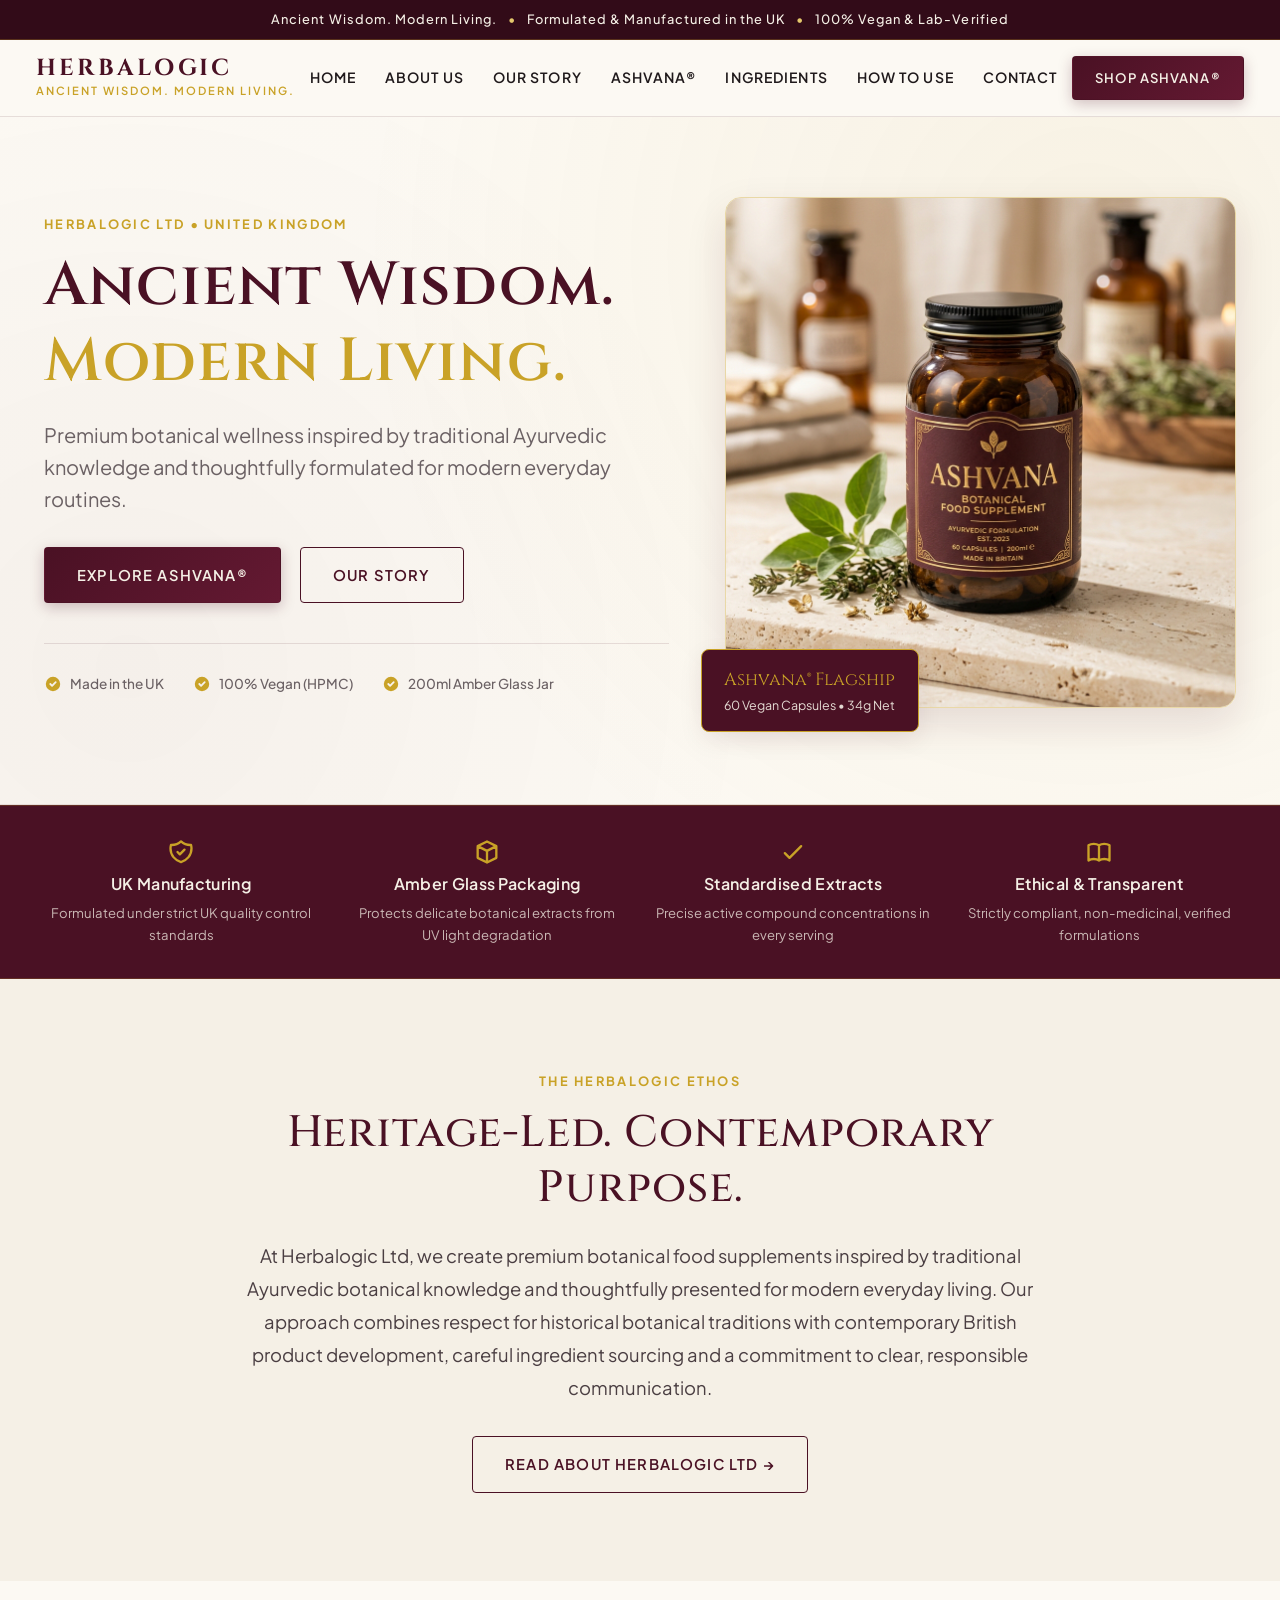
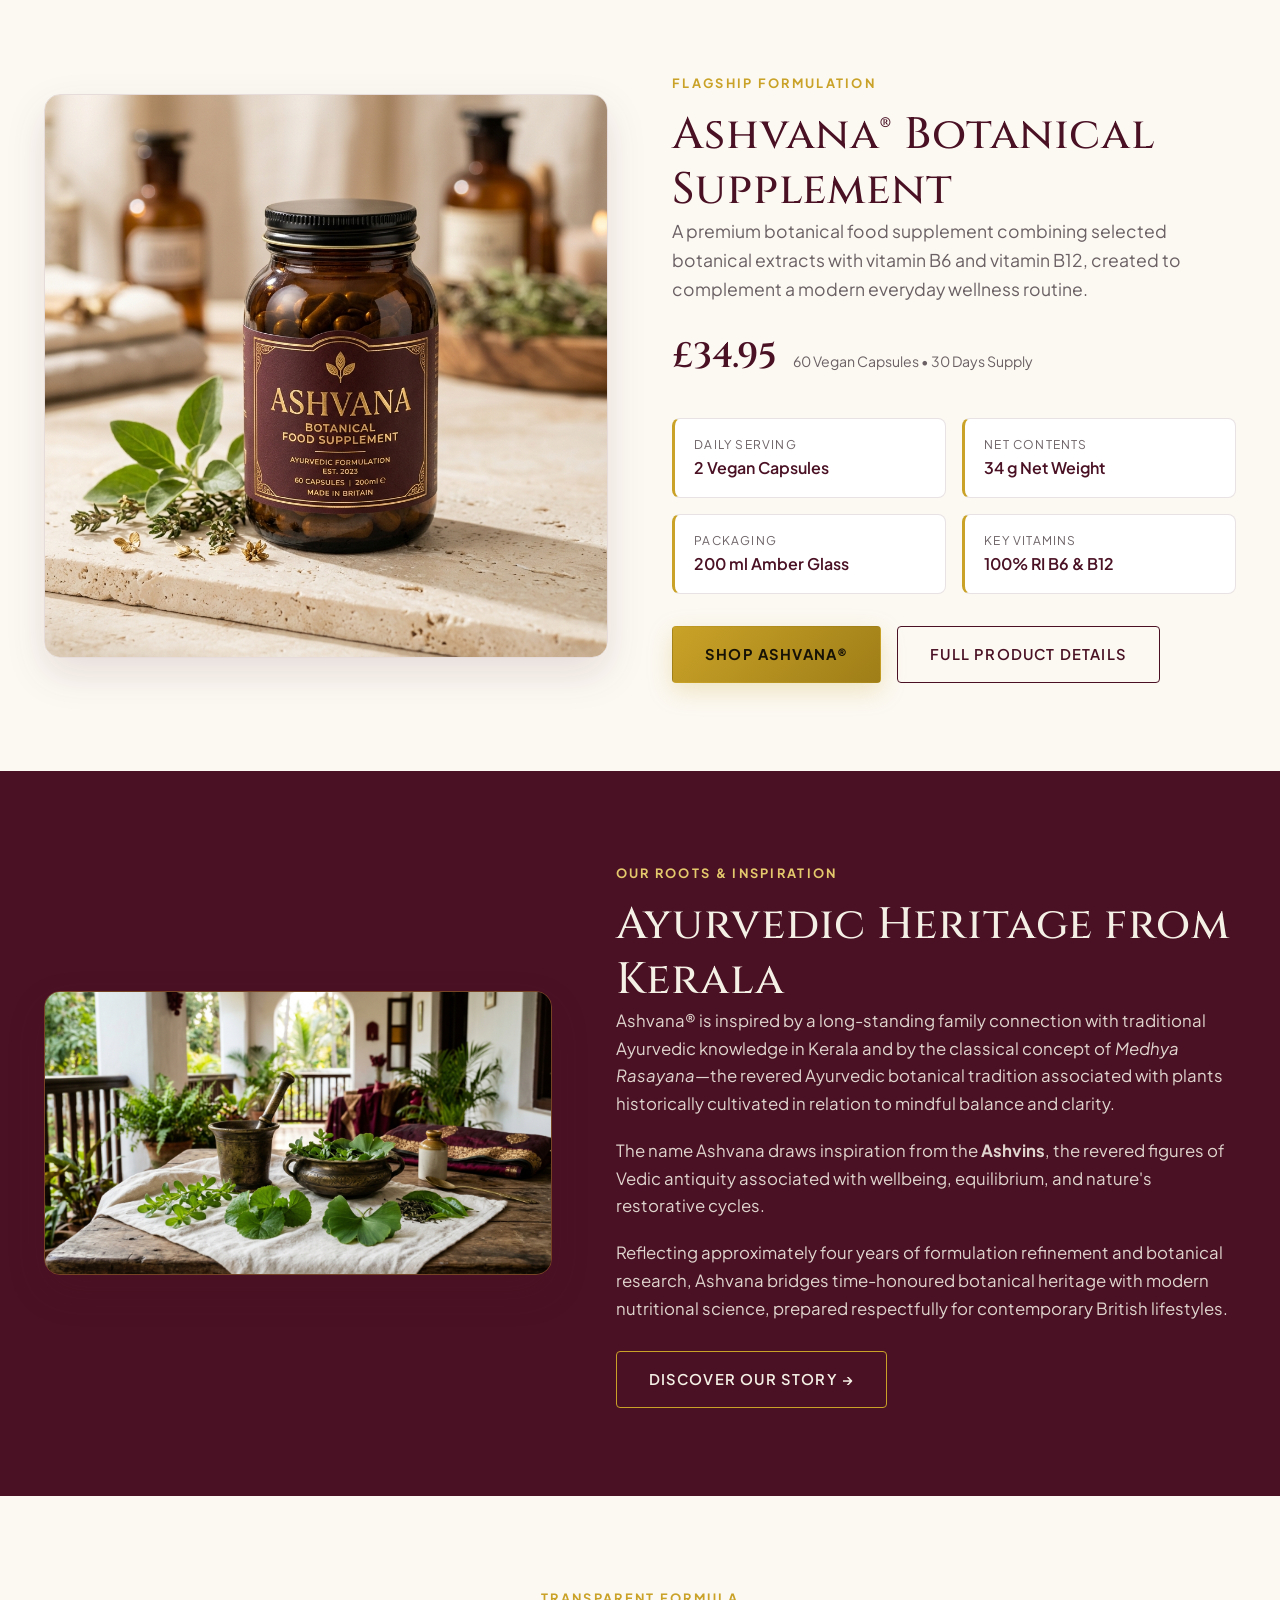
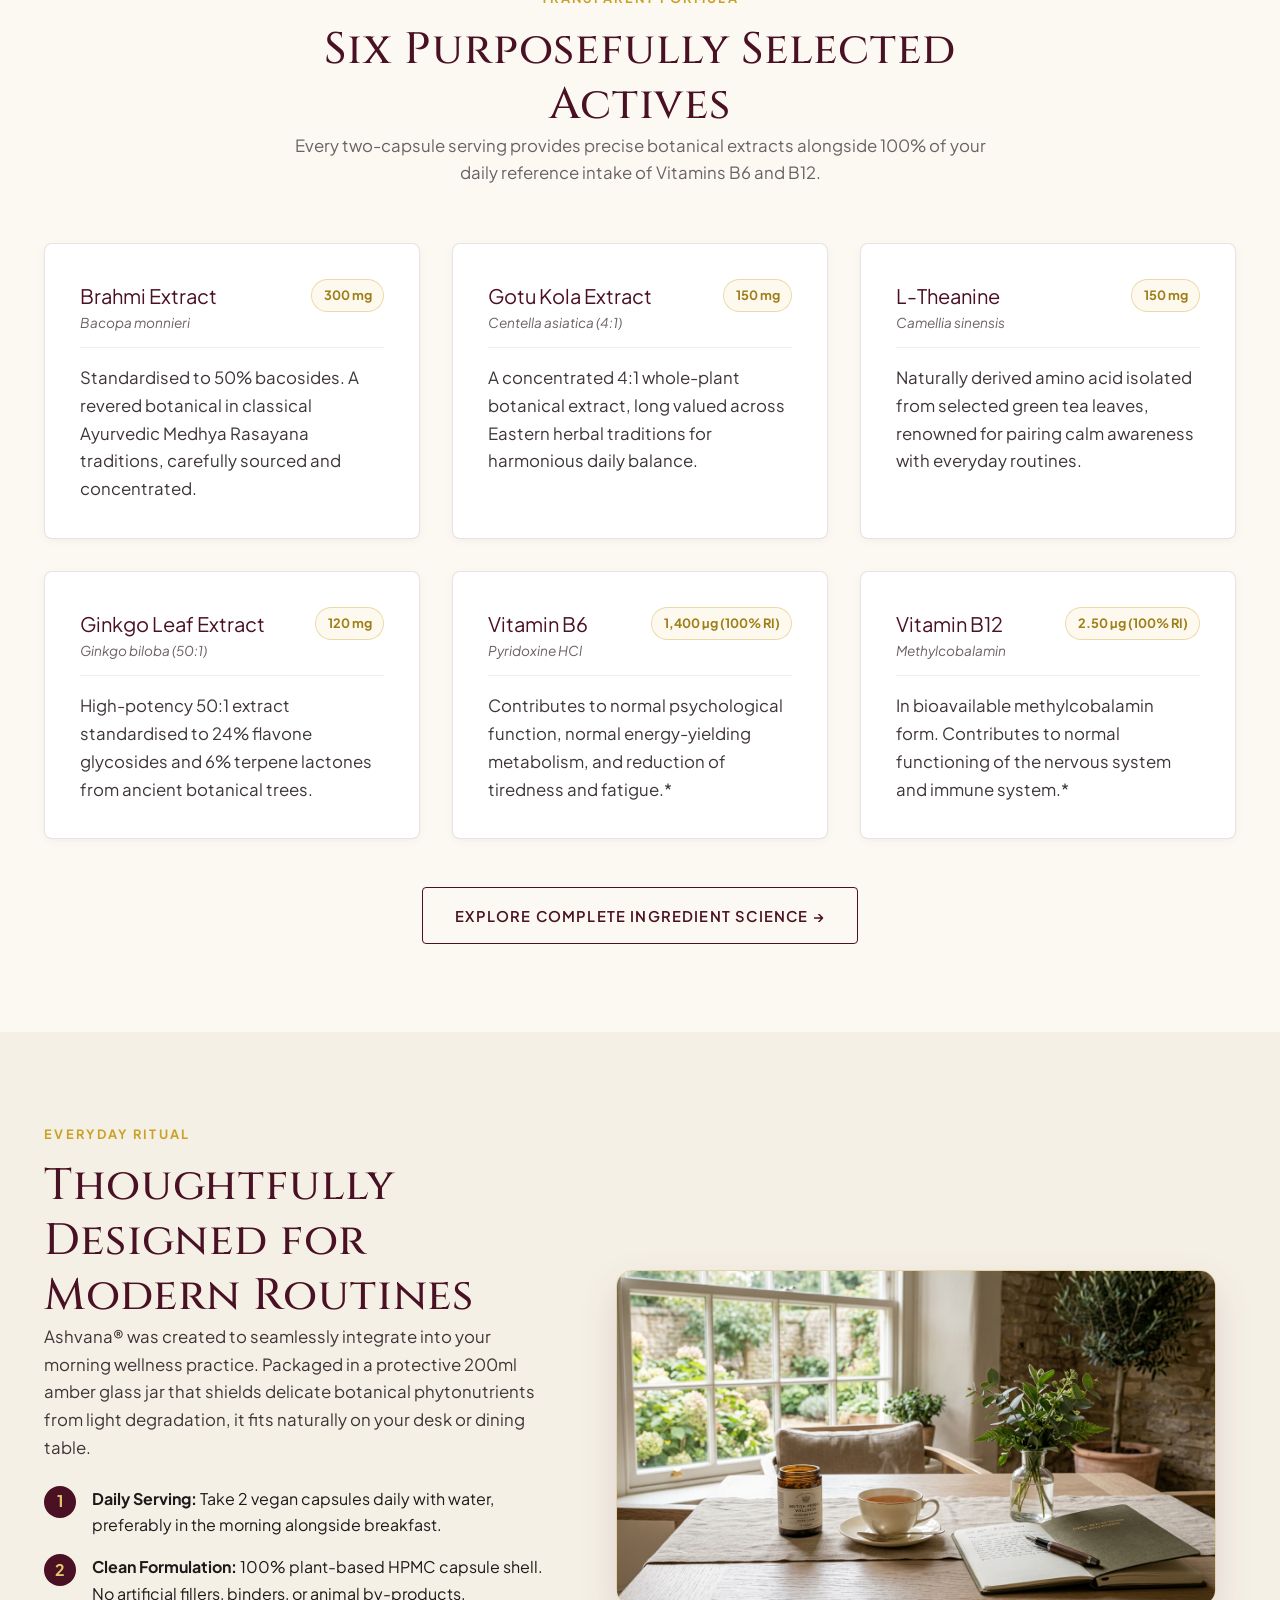
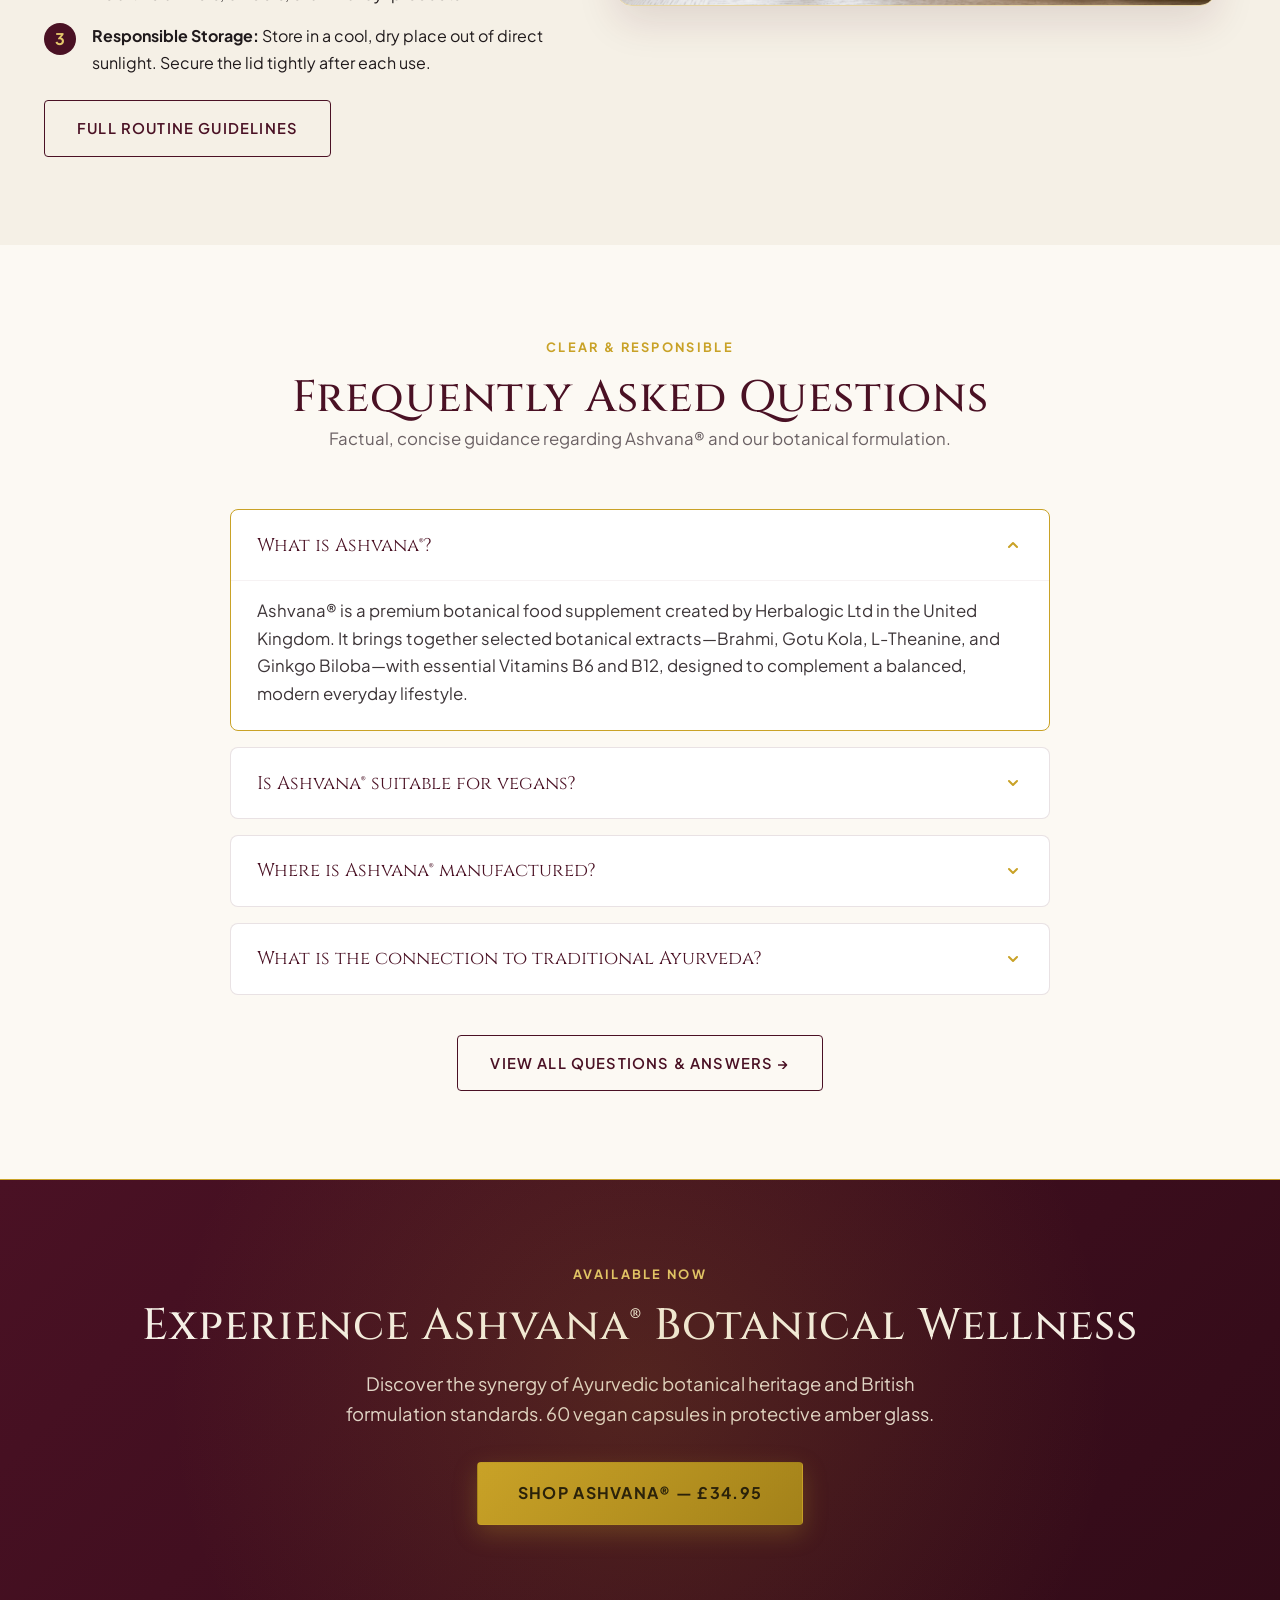
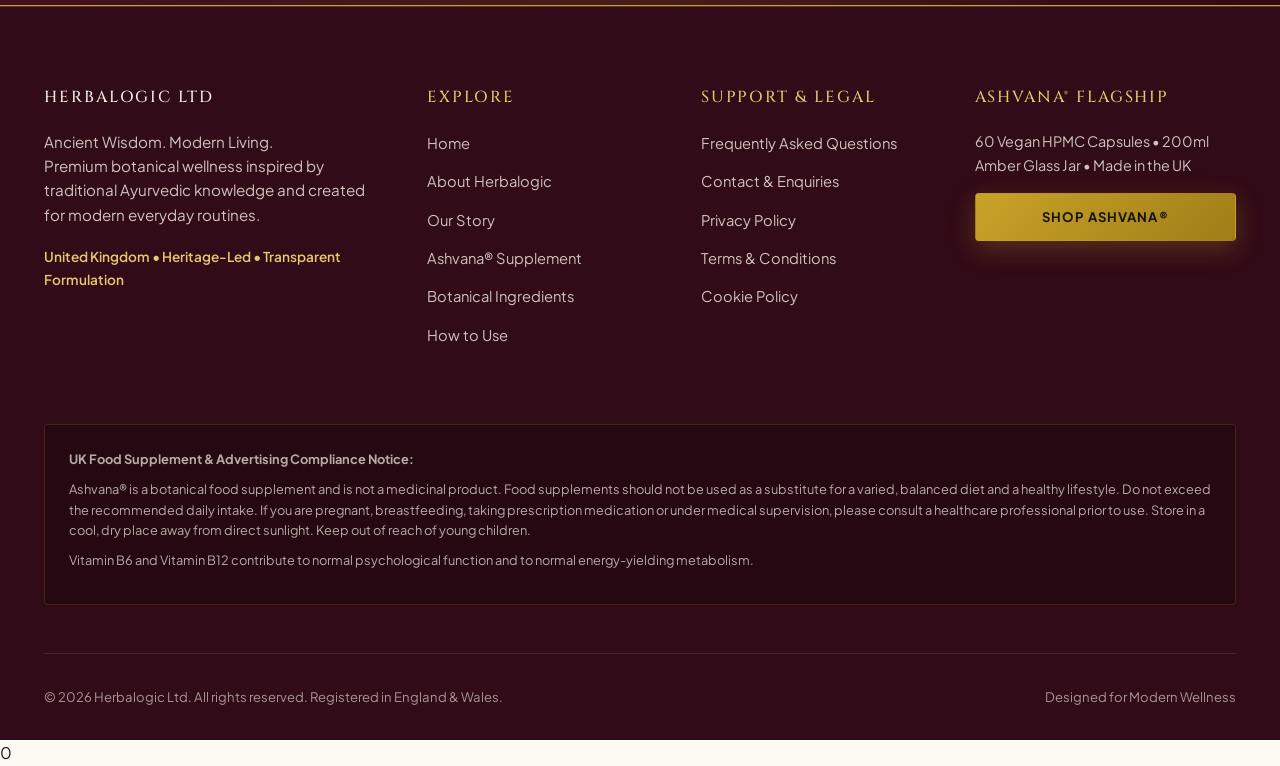
<file: index.html>
<!DOCTYPE html>
<html> 
  <meta charset="UTF-8">
  <meta name="viewport" content="width=device-width, initial-scale=1.0">
  <meta name="description" content="Discover Ashvana®, a premium botanical food supplement from Herbalogic Ltd, inspired by traditional Ayurvedic knowledge and created for modern everyday living.">
  <title>Herbalogic Ltd | Ashvana</title>
<meta name="robots" content="max-image-preview:large">
<link rel="dns-prefetch" href="//fonts.googleapis.com">
<style id="wp-img-auto-sizes-contain-inline-css">
img:is([sizes=auto i],[sizes^="auto," i]){contain-intrinsic-size:3000px 1500px}
/*# sourceURL=wp-img-auto-sizes-contain-inline-css */
</style>
<style id="wp-emoji-styles-inline-css">

	img.wp-smiley, img.emoji {
		display: inline !important;
		border: none !important;
		box-shadow: none !important;
		height: 1em !important;
		width: 1em !important;
		margin: 0 0.07em !important;
		vertical-align: -0.1em !important;
		background: none !important;
		padding: 0 !important;
	}
/*# sourceURL=wp-emoji-styles-inline-css */
</style>
<style id="wp-block-library-inline-css">
:root{--wp-block-synced-color:#7a00df;--wp-block-synced-color--rgb:122,0,223;--wp-bound-block-color:var(--wp-block-synced-color);--wp-editor-canvas-background:#ddd;--wp-admin-theme-color:#007cba;--wp-admin-theme-color--rgb:0,124,186;--wp-admin-theme-color-darker-10:#006ba1;--wp-admin-theme-color-darker-10--rgb:0,107,160.5;--wp-admin-theme-color-darker-20:#005a87;--wp-admin-theme-color-darker-20--rgb:0,90,135;--wp-admin-border-width-focus:2px}@media (min-resolution:192dpi){:root{--wp-admin-border-width-focus:1.5px}}.wp-element-button{cursor:pointer}:root .has-very-light-gray-background-color{background-color:#eee}:root .has-very-dark-gray-background-color{background-color:#313131}:root .has-very-light-gray-color{color:#eee}:root .has-very-dark-gray-color{color:#313131}:root .has-vivid-green-cyan-to-vivid-cyan-blue-gradient-background{background:linear-gradient(135deg,#00d084,#0693e3)}:root .has-purple-crush-gradient-background{background:linear-gradient(135deg,#34e2e4,#4721fb 50%,#ab1dfe)}:root .has-hazy-dawn-gradient-background{background:linear-gradient(135deg,#faaca8,#dad0ec)}:root .has-subdued-olive-gradient-background{background:linear-gradient(135deg,#fafae1,#67a671)}:root .has-atomic-cream-gradient-background{background:linear-gradient(135deg,#fdd79a,#004a59)}:root .has-nightshade-gradient-background{background:linear-gradient(135deg,#330968,#31cdcf)}:root .has-midnight-gradient-background{background:linear-gradient(135deg,#020381,#2874fc)}:root{--wp--preset--font-size--normal:16px;--wp--preset--font-size--huge:42px}.has-regular-font-size{font-size:1em}.has-larger-font-size{font-size:2.625em}.has-normal-font-size{font-size:var(--wp--preset--font-size--normal)}.has-huge-font-size{font-size:var(--wp--preset--font-size--huge)}:root .has-text-align-center{text-align:center}:root .has-text-align-left{text-align:left}:root .has-text-align-right{text-align:right}.has-fit-text{white-space:nowrap!important}#end-resizable-editor-section{display:none}.aligncenter{clear:both}.items-justified-left{justify-content:flex-start}.items-justified-center{justify-content:center}.items-justified-right{justify-content:flex-end}.items-justified-space-between{justify-content:space-between}.screen-reader-text{word-wrap:normal!important;border:0;clip-path:inset(50%);height:1px;margin:-1px;overflow:hidden;padding:0;position:absolute;width:1px;word-break:normal!important}.screen-reader-text:focus{background-color:#ddd;clip-path:none;color:#444;display:block;font-size:1em;height:auto;left:5px;line-height:normal;padding:15px 23px 14px;text-decoration:none;top:5px;width:auto;z-index:100000}html :where(.has-border-color){border-style:solid}html :where([style^=border-color],[style*=";border-color"],[style*="; border-color"]){border-style:solid}html :where([style^=border-top-color],[style*=";border-top-color"],[style*="; border-top-color"]){border-top-style:solid}html :where([style^=border-right-color],[style*=";border-right-color"],[style*="; border-right-color"]){border-right-style:solid}html :where([style^=border-bottom-color],[style*=";border-bottom-color"],[style*="; border-bottom-color"]){border-bottom-style:solid}html :where([style^=border-left-color],[style*=";border-left-color"],[style*="; border-left-color"]){border-left-style:solid}html :where([style^=border-width],[style*=";border-width"],[style*="; border-width"]){border-style:solid}html :where([style^=border-top-width],[style*=";border-top-width"],[style*="; border-top-width"]){border-top-style:solid}html :where([style^=border-right-width],[style*=";border-right-width"],[style*="; border-right-width"]){border-right-style:solid}html :where([style^=border-bottom-width],[style*=";border-bottom-width"],[style*="; border-bottom-width"]){border-bottom-style:solid}html :where([style^=border-left-width],[style*=";border-left-width"],[style*="; border-left-width"]){border-left-style:solid}html :where(img[class*=wp-image-]){height:auto;max-width:100%}:where(figure){margin:0 0 1em}html :where(.is-position-sticky){--wp-admin--admin-bar--position-offset:var(--wp-admin--admin-bar--height,0px)}@media screen and (max-width:600px){html :where(.is-position-sticky){--wp-admin--admin-bar--position-offset:0px}}

/*# sourceURL=/wp-includes/css/dist/block-library/common.min.css */
</style>
<style id="classic-theme-styles-inline-css">
/*! This file is auto-generated */
.wp-block-button__link{color:#fff;background-color:#32373c;border-radius:9999px;box-shadow:none;text-decoration:none;padding:calc(.667em + 2px) calc(1.333em + 2px);font-size:1.125em}.wp-block-file__button{background:#32373c;color:#fff;text-decoration:none}
/*# sourceURL=/wp-includes/css/classic-themes.min.css */
</style>

<style id="global-styles-inline-css">
:root{--wp--preset--aspect-ratio--square: 1;--wp--preset--aspect-ratio--4-3: 4/3;--wp--preset--aspect-ratio--3-4: 3/4;--wp--preset--aspect-ratio--3-2: 3/2;--wp--preset--aspect-ratio--2-3: 2/3;--wp--preset--aspect-ratio--16-9: 16/9;--wp--preset--aspect-ratio--9-16: 9/16;--wp--preset--color--black: #000000;--wp--preset--color--cyan-bluish-gray: #abb8c3;--wp--preset--color--white: #ffffff;--wp--preset--color--pale-pink: #f78da7;--wp--preset--color--vivid-red: #cf2e2e;--wp--preset--color--luminous-vivid-orange: #ff6900;--wp--preset--color--luminous-vivid-amber: #fcb900;--wp--preset--color--light-green-cyan: #7bdcb5;--wp--preset--color--vivid-green-cyan: #00d084;--wp--preset--color--pale-cyan-blue: #8ed1fc;--wp--preset--color--vivid-cyan-blue: #0693e3;--wp--preset--color--vivid-purple: #9b51e0;--wp--preset--gradient--vivid-cyan-blue-to-vivid-purple: linear-gradient(135deg,rgb(6,147,227) 0%,rgb(155,81,224) 100%);--wp--preset--gradient--light-green-cyan-to-vivid-green-cyan: linear-gradient(135deg,rgb(122,220,180) 0%,rgb(0,208,130) 100%);--wp--preset--gradient--luminous-vivid-amber-to-luminous-vivid-orange: linear-gradient(135deg,rgb(252,185,0) 0%,rgb(255,105,0) 100%);--wp--preset--gradient--luminous-vivid-orange-to-vivid-red: linear-gradient(135deg,rgb(255,105,0) 0%,rgb(207,46,46) 100%);--wp--preset--gradient--very-light-gray-to-cyan-bluish-gray: linear-gradient(135deg,rgb(238,238,238) 0%,rgb(169,184,195) 100%);--wp--preset--gradient--cool-to-warm-spectrum: linear-gradient(135deg,rgb(74,234,220) 0%,rgb(151,120,209) 20%,rgb(207,42,186) 40%,rgb(238,44,130) 60%,rgb(251,105,98) 80%,rgb(254,248,76) 100%);--wp--preset--gradient--blush-light-purple: linear-gradient(135deg,rgb(255,206,236) 0%,rgb(152,150,240) 100%);--wp--preset--gradient--blush-bordeaux: linear-gradient(135deg,rgb(254,205,165) 0%,rgb(254,45,45) 50%,rgb(107,0,62) 100%);--wp--preset--gradient--luminous-dusk: linear-gradient(135deg,rgb(255,203,112) 0%,rgb(199,81,192) 50%,rgb(65,88,208) 100%);--wp--preset--gradient--pale-ocean: linear-gradient(135deg,rgb(255,245,203) 0%,rgb(182,227,212) 50%,rgb(51,167,181) 100%);--wp--preset--gradient--electric-grass: linear-gradient(135deg,rgb(202,248,128) 0%,rgb(113,206,126) 100%);--wp--preset--gradient--midnight: linear-gradient(135deg,rgb(2,3,129) 0%,rgb(40,116,252) 100%);--wp--preset--font-size--small: 13px;--wp--preset--font-size--medium: 20px;--wp--preset--font-size--large: 36px;--wp--preset--font-size--x-large: 42px;--wp--preset--spacing--20: 0.44rem;--wp--preset--spacing--30: 0.67rem;--wp--preset--spacing--40: 1rem;--wp--preset--spacing--50: 1.5rem;--wp--preset--spacing--60: 2.25rem;--wp--preset--spacing--70: 3.38rem;--wp--preset--spacing--80: 5.06rem;--wp--preset--shadow--natural: 6px 6px 9px rgba(0, 0, 0, 0.2);--wp--preset--shadow--deep: 12px 12px 50px rgba(0, 0, 0, 0.4);--wp--preset--shadow--sharp: 6px 6px 0px rgba(0, 0, 0, 0.2);--wp--preset--shadow--outlined: 6px 6px 0px -3px rgb(255, 255, 255), 6px 6px rgb(0, 0, 0);--wp--preset--shadow--crisp: 6px 6px 0px rgb(0, 0, 0);}.wp-block-button{--wp--preset--dimension--25: 25%;--wp--preset--dimension--50: 50%;--wp--preset--dimension--75: 75%;--wp--preset--dimension--100: 100%;}:where(body) { margin: 0; }:where(.is-layout-flex){gap: 0.5em;}:where(.is-layout-grid){gap: 0.5em;}body .is-layout-flex{display: flex;}.is-layout-flex{flex-wrap: wrap;align-items: center;}.is-layout-flex > :is(*, div){margin: 0;}body .is-layout-grid{display: grid;}.is-layout-grid > :is(*, div){margin: 0;}body{padding-top: 0px;padding-right: 0px;padding-bottom: 0px;padding-left: 0px;}:root :where(.wp-element-button, .wp-block-button__link){background-color: #32373c;border-width: 0;color: #fff;font-family: inherit;font-size: inherit;font-style: inherit;font-weight: inherit;letter-spacing: inherit;line-height: inherit;padding-top: calc(0.667em + 2px);padding-right: calc(1.333em + 2px);padding-bottom: calc(0.667em + 2px);padding-left: calc(1.333em + 2px);text-decoration: none;text-transform: inherit;}.has-black-color{color: var(--wp--preset--color--black) !important;}.has-cyan-bluish-gray-color{color: var(--wp--preset--color--cyan-bluish-gray) !important;}.has-white-color{color: var(--wp--preset--color--white) !important;}.has-pale-pink-color{color: var(--wp--preset--color--pale-pink) !important;}.has-vivid-red-color{color: var(--wp--preset--color--vivid-red) !important;}.has-luminous-vivid-orange-color{color: var(--wp--preset--color--luminous-vivid-orange) !important;}.has-luminous-vivid-amber-color{color: var(--wp--preset--color--luminous-vivid-amber) !important;}.has-light-green-cyan-color{color: var(--wp--preset--color--light-green-cyan) !important;}.has-vivid-green-cyan-color{color: var(--wp--preset--color--vivid-green-cyan) !important;}.has-pale-cyan-blue-color{color: var(--wp--preset--color--pale-cyan-blue) !important;}.has-vivid-cyan-blue-color{color: var(--wp--preset--color--vivid-cyan-blue) !important;}.has-vivid-purple-color{color: var(--wp--preset--color--vivid-purple) !important;}.has-black-background-color{background-color: var(--wp--preset--color--black) !important;}.has-cyan-bluish-gray-background-color{background-color: var(--wp--preset--color--cyan-bluish-gray) !important;}.has-white-background-color{background-color: var(--wp--preset--color--white) !important;}.has-pale-pink-background-color{background-color: var(--wp--preset--color--pale-pink) !important;}.has-vivid-red-background-color{background-color: var(--wp--preset--color--vivid-red) !important;}.has-luminous-vivid-orange-background-color{background-color: var(--wp--preset--color--luminous-vivid-orange) !important;}.has-luminous-vivid-amber-background-color{background-color: var(--wp--preset--color--luminous-vivid-amber) !important;}.has-light-green-cyan-background-color{background-color: var(--wp--preset--color--light-green-cyan) !important;}.has-vivid-green-cyan-background-color{background-color: var(--wp--preset--color--vivid-green-cyan) !important;}.has-pale-cyan-blue-background-color{background-color: var(--wp--preset--color--pale-cyan-blue) !important;}.has-vivid-cyan-blue-background-color{background-color: var(--wp--preset--color--vivid-cyan-blue) !important;}.has-vivid-purple-background-color{background-color: var(--wp--preset--color--vivid-purple) !important;}.has-black-border-color{border-color: var(--wp--preset--color--black) !important;}.has-cyan-bluish-gray-border-color{border-color: var(--wp--preset--color--cyan-bluish-gray) !important;}.has-white-border-color{border-color: var(--wp--preset--color--white) !important;}.has-pale-pink-border-color{border-color: var(--wp--preset--color--pale-pink) !important;}.has-vivid-red-border-color{border-color: var(--wp--preset--color--vivid-red) !important;}.has-luminous-vivid-orange-border-color{border-color: var(--wp--preset--color--luminous-vivid-orange) !important;}.has-luminous-vivid-amber-border-color{border-color: var(--wp--preset--color--luminous-vivid-amber) !important;}.has-light-green-cyan-border-color{border-color: var(--wp--preset--color--light-green-cyan) !important;}.has-vivid-green-cyan-border-color{border-color: var(--wp--preset--color--vivid-green-cyan) !important;}.has-pale-cyan-blue-border-color{border-color: var(--wp--preset--color--pale-cyan-blue) !important;}.has-vivid-cyan-blue-border-color{border-color: var(--wp--preset--color--vivid-cyan-blue) !important;}.has-vivid-purple-border-color{border-color: var(--wp--preset--color--vivid-purple) !important;}.has-vivid-cyan-blue-to-vivid-purple-gradient-background{background: var(--wp--preset--gradient--vivid-cyan-blue-to-vivid-purple) !important;}.has-light-green-cyan-to-vivid-green-cyan-gradient-background{background: var(--wp--preset--gradient--light-green-cyan-to-vivid-green-cyan) !important;}.has-luminous-vivid-amber-to-luminous-vivid-orange-gradient-background{background: var(--wp--preset--gradient--luminous-vivid-amber-to-luminous-vivid-orange) !important;}.has-luminous-vivid-orange-to-vivid-red-gradient-background{background: var(--wp--preset--gradient--luminous-vivid-orange-to-vivid-red) !important;}.has-very-light-gray-to-cyan-bluish-gray-gradient-background{background: var(--wp--preset--gradient--very-light-gray-to-cyan-bluish-gray) !important;}.has-cool-to-warm-spectrum-gradient-background{background: var(--wp--preset--gradient--cool-to-warm-spectrum) !important;}.has-blush-light-purple-gradient-background{background: var(--wp--preset--gradient--blush-light-purple) !important;}.has-blush-bordeaux-gradient-background{background: var(--wp--preset--gradient--blush-bordeaux) !important;}.has-luminous-dusk-gradient-background{background: var(--wp--preset--gradient--luminous-dusk) !important;}.has-pale-ocean-gradient-background{background: var(--wp--preset--gradient--pale-ocean) !important;}.has-electric-grass-gradient-background{background: var(--wp--preset--gradient--electric-grass) !important;}.has-midnight-gradient-background{background: var(--wp--preset--gradient--midnight) !important;}.has-small-font-size{font-size: var(--wp--preset--font-size--small) !important;}.has-medium-font-size{font-size: var(--wp--preset--font-size--medium) !important;}.has-large-font-size{font-size: var(--wp--preset--font-size--large) !important;}.has-x-large-font-size{font-size: var(--wp--preset--font-size--x-large) !important;}
/*# sourceURL=global-styles-inline-css */
</style>

<link rel="stylesheet" id="herbalogic-fonts-css" href="https://fonts.googleapis.com/css2?family=Cinzel:wght@500;600;700&amp;family=Cormorant+Garamond:ital,wght@0,400;0,500;0,600;1,400&amp;family=Plus+Jakarta+Sans:wght@400;500;600;700&amp;display=swap" media="all">
<link rel="stylesheet" id="herbalogic-style-css" href="assets/css/style.css" media="all">
<link rel="EditURI" type="application/rsd+xml" title="RSD" href="/xmlrpc.php?rsd">
<meta name="generator" content="WordPress 7.1.3">



<!-- Announcement Bar -->
<div class="hl-announcement-bar">
  Ancient Wisdom. Modern Living. <span>•</span> Formulated &amp; Manufactured in the UK <span>•</span> 100% Vegan &amp; Lab-Verified
</div>

<!-- Header -->
<header class="hl-header">
  <div class="hl-container hl-header-inner">
    <a href="index.html" class="hl-brand" aria-label="Herbalogic Ltd Home">
      <span class="hl-brand-title">HERBALOGIC</span>
      <span class="hl-brand-tagline">Ancient Wisdom. Modern Living.</span>
    </a>

    <nav class="hl-nav" id="primary-navigation" aria-label="Main Navigation">
      <a href="index.html">Home</a>
      <a href="about.html">About Us</a>
      <a href="our-story.html">Our Story</a>
      <a href="ashvana-product.html">Ashvana®</a>
      <a href="ingredients.html">Ingredients</a>
      <a href="how-to-use.html">How to Use</a>
      <a href="contact.html">Contact</a>
    </nav>

    <div class="hl-header-actions">
      <a href="ashvana-product.html" class="btn btn-primary" style="padding: 0.65rem 1.4rem; font-size: 0.82rem;">
        Shop Ashvana®      </a>
      <button class="hl-mobile-toggle" id="mobile-menu-toggle" aria-label="Open Navigation Menu" aria-expanded="false">
        <svg fill="none" stroke="currentColor" viewbox="0 0 24 24" xmlns="http://www.w3.org/2000/svg">
          <path stroke-linecap="round" stroke-linejoin="round" stroke-width="2" d="M4 6h16M4 12h16m-7 6h7"></path>
        </svg>
      </button>
    </div>
  </div>
</header>

<!-- HERO SECTION -->
<section class="hl-hero">
  <div class="hl-container">
    <div class="hl-hero-grid">
      <div class="hl-hero-content">
        <span class="eyebrow">Herbalogic Ltd • United Kingdom</span>
        <h1>Ancient Wisdom.<br><span class="text-gold">Modern Living.</span></h1>
        <p class="hl-hero-subtitle">
          Premium botanical wellness inspired by traditional Ayurvedic knowledge and thoughtfully formulated for modern everyday routines.
        </p>
        <div class="hl-hero-ctas">
          <a href="ashvana-product.html" class="btn btn-primary">
            Explore Ashvana®
          </a>
          <a href="our-story.html" class="btn btn-secondary">
            Our Story
          </a>
        </div>
        <div class="hl-hero-trust">
          <div class="hl-trust-item">
            <svg width="18" height="18" fill="currentColor" viewbox="0 0 20 20"><path fill-rule="evenodd" d="M10 18a8 8 0 100-16 8 8 0 000 16zm3.707-9.293a1 1 0 00-1.414-1.414L9 10.586 7.707 9.293a1 1 0 00-1.414 1.414l2 2a1 1 0 001.414 0l4-4z" clip-rule="evenodd"></path></svg>
            <span>Made in the UK</span>
          </div>
          <div class="hl-trust-item">
            <svg width="18" height="18" fill="currentColor" viewbox="0 0 20 20"><path fill-rule="evenodd" d="M10 18a8 8 0 100-16 8 8 0 000 16zm3.707-9.293a1 1 0 00-1.414-1.414L9 10.586 7.707 9.293a1 1 0 00-1.414 1.414l2 2a1 1 0 001.414 0l4-4z" clip-rule="evenodd"></path></svg>
            <span>100% Vegan (HPMC)</span>
          </div>
          <div class="hl-trust-item">
            <svg width="18" height="18" fill="currentColor" viewbox="0 0 20 20"><path fill-rule="evenodd" d="M10 18a8 8 0 100-16 8 8 0 000 16zm3.707-9.293a1 1 0 00-1.414-1.414L9 10.586 7.707 9.293a1 1 0 00-1.414 1.414l2 2a1 1 0 001.414 0l4-4z" clip-rule="evenodd"></path></svg>
            <span>200ml Amber Glass Jar</span>
          </div>
        </div>
      </div>

      <div class="hl-hero-visual">
        <img src="assets/images/product-jar.jpg" alt="Ashvana Botanical Food Supplement Amber Jar by Herbalogic Ltd" width="600" height="600" loading="eager">
        <div class="hl-hero-badge">
          <div class="hl-hero-badge-title">Ashvana® Flagship</div>
          <div class="hl-hero-badge-sub">60 Vegan Capsules • 34g Net</div>
        </div>
      </div>
    </div>
  </div>
</section>

<!-- TRUST BAR -->
<section class="hl-trust-bar">
  <div class="hl-container">
    <div class="hl-trust-bar-grid">
      <div class="hl-trust-card">
        <svg fill="none" stroke="currentColor" viewbox="0 0 24 24"><path stroke-linecap="round" stroke-linejoin="round" stroke-width="2" d="M9 12l2 2 4-4m5.618-4.016A11.955 11.955 0 0112 2.944a11.955 11.955 0 01-8.618 3.04A12.02 12.02 0 003 9c0 5.591 3.824 10.29 9 11.622 5.176-1.332 9-6.03 9-11.622 0-1.042-.133-2.052-.382-3.016z"></path></svg>
        <h4>UK Manufacturing</h4>
        <p>Formulated under strict UK quality control standards</p>
      </div>
      <div class="hl-trust-card">
        <svg fill="none" stroke="currentColor" viewbox="0 0 24 24"><path stroke-linecap="round" stroke-linejoin="round" stroke-width="2" d="M20 7l-8-4-8 4m16 0l-8 4m8-4v10l-8 4m0-10L4 7m8 4v10M4 7v10l8 4"></path></svg>
        <h4>Amber Glass Packaging</h4>
        <p>Protects delicate botanical extracts from UV light degradation</p>
      </div>
      <div class="hl-trust-card">
        <svg fill="none" stroke="currentColor" viewbox="0 0 24 24"><path stroke-linecap="round" stroke-linejoin="round" stroke-width="2" d="M5 13l4 4L19 7"></path></svg>
        <h4>Standardised Extracts</h4>
        <p>Precise active compound concentrations in every serving</p>
      </div>
      <div class="hl-trust-card">
        <svg fill="none" stroke="currentColor" viewbox="0 0 24 24"><path stroke-linecap="round" stroke-linejoin="round" stroke-width="2" d="M12 6.253v13m0-13C10.832 5.477 9.246 5 7.5 5S4.168 5.477 3 6.253v13C4.168 18.477 5.754 18 7.5 18s3.332.477 4.5 1.253m0-13C13.168 5.477 14.754 5 16.5 5c1.747 0 3.332.477 4.5 1.253v13C19.832 18.477 18.247 18 16.5 18c-1.746 0-3.332.477-4.5 1.253"></path></svg>
        <h4>Ethical &amp; Transparent</h4>
        <p>Strictly compliant, non-medicinal, verified formulations</p>
      </div>
    </div>
  </div>
</section>

<!-- BRAND OVERVIEW SECTION -->
<section class="hl-section hl-section-warm">
  <div class="hl-container hl-container-narrow text-center" style="text-align: center;">
    <span class="eyebrow">The Herbalogic Ethos</span>
    <h2>Heritage-Led. Contemporary Purpose.</h2>
    <p style="font-size: 1.15rem; color: #4A3E42; margin-top: 1.5rem; line-height: 1.8;">
      At Herbalogic Ltd, we create premium botanical food supplements inspired by traditional Ayurvedic botanical knowledge and thoughtfully presented for modern everyday living. Our approach combines respect for historical botanical traditions with contemporary British product development, careful ingredient sourcing and a commitment to clear, responsible communication.
    </p>
    <div style="margin-top: 2rem;">
      <a href="about.html" class="btn btn-secondary">
        Read About Herbalogic Ltd →
      </a>
    </div>
  </div>
</section>

<!-- ASHVANA PRODUCT SHOWCASE -->
<section class="hl-section">
  <div class="hl-container">
    <div class="hl-product-grid">
      <div class="hl-product-gallery">
        <img src="assets/images/product-jar.jpg" alt="Ashvana Botanical Supplement Packaging" width="600" height="600">
      </div>

      <div class="hl-product-details">
        <span class="eyebrow">Flagship Formulation</span>
        <h2>Ashvana® Botanical Supplement</h2>
        <p class="text-muted" style="font-size: 1.1rem; margin-bottom: 1.5rem;">
          A premium botanical food supplement combining selected botanical extracts with vitamin B6 and vitamin B12, created to complement a modern everyday wellness routine.
        </p>

        <div class="hl-product-price-box">
          <span class="hl-price-current">£34.95</span>
          <span class="hl-price-note">60 Vegan Capsules • 30 Days Supply</span>
        </div>

        <div class="hl-product-meta-specs">
          <div class="hl-spec-card">
            <div class="hl-spec-label">Daily Serving</div>
            <div class="hl-spec-value">2 Vegan Capsules</div>
          </div>
          <div class="hl-spec-card">
            <div class="hl-spec-label">Net Contents</div>
            <div class="hl-spec-value">34 g Net Weight</div>
          </div>
          <div class="hl-spec-card">
            <div class="hl-spec-label">Packaging</div>
            <div class="hl-spec-value">200 ml Amber Glass</div>
          </div>
          <div class="hl-spec-card">
            <div class="hl-spec-label">Key Vitamins</div>
            <div class="hl-spec-value">100% RI B6 &amp; B12</div>
          </div>
        </div>

        <div style="display: flex; gap: 1rem; flex-wrap: wrap;">
          <a href="https://www.amazon.co.uk/" target="_blank" rel="noopener noreferrer" class="btn btn-gold">
            Shop Ashvana®          </a>
          <a href="ashvana-product.html" class="btn btn-secondary">
            Full Product Details
          </a>
        </div>
      </div>
    </div>
  </div>
</section>

<!-- HERITAGE STORY SPOTLIGHT -->
<section class="hl-section hl-section-dark">
  <div class="hl-container">
    <div class="hl-story-grid">
      <div class="hl-story-visual">
        <img src="assets/images/botanicals-heritage.jpg" alt="Traditional Ayurvedic Botanicals and Brassware" width="600" height="400">
      </div>

      <div class="hl-story-content">
        <span class="eyebrow">Our Roots &amp; Inspiration</span>
        <h2>Ayurvedic Heritage from Kerala</h2>
        <p>
          Ashvana® is inspired by a long-standing family connection with traditional Ayurvedic knowledge in Kerala and by the classical concept of <em>Medhya Rasayana</em>—the revered Ayurvedic botanical tradition associated with plants historically cultivated in relation to mindful balance and clarity.
        </p>
        <p>
          The name Ashvana draws inspiration from the <strong>Ashvins</strong>, the revered figures of Vedic antiquity associated with wellbeing, equilibrium, and nature's restorative cycles.
        </p>
        <p>
          Reflecting approximately four years of formulation refinement and botanical research, Ashvana bridges time-honoured botanical heritage with modern nutritional science, prepared respectfully for contemporary British lifestyles.
        </p>
        <div style="margin-top: 1.8rem;">
          <a href="our-story.html" class="btn btn-secondary-light">
            Discover Our Story →
          </a>
        </div>
      </div>
    </div>
  </div>
</section>

<!-- INGREDIENTS OVERVIEW -->
<section class="hl-section">
  <div class="hl-container">
    <div class="hl-section-header">
      <span class="eyebrow">Transparent Formula</span>
      <h2>Six Purposefully Selected Actives</h2>
      <p class="text-muted">
        Every two-capsule serving provides precise botanical extracts alongside 100% of your daily reference intake of Vitamins B6 and B12.
      </p>
    </div>

    <div class="hl-ingredients-grid">
      <!-- 1: Brahmi -->
      <div class="hl-ingredient-card">
        <div class="hl-ingredient-card-header">
          <div>
            <div class="hl-ingredient-name">Brahmi Extract</div>
            <div class="hl-ingredient-botanical">Bacopa monnieri</div>
          </div>
          <span class="hl-ingredient-dose">300 mg</span>
        </div>
        <p>Standardised to 50% bacosides. A revered botanical in classical Ayurvedic Medhya Rasayana traditions, carefully sourced and concentrated.</p>
      </div>

      <!-- 2: Gotu Kola -->
      <div class="hl-ingredient-card">
        <div class="hl-ingredient-card-header">
          <div>
            <div class="hl-ingredient-name">Gotu Kola Extract</div>
            <div class="hl-ingredient-botanical">Centella asiatica (4:1)</div>
          </div>
          <span class="hl-ingredient-dose">150 mg</span>
        </div>
        <p>A concentrated 4:1 whole-plant botanical extract, long valued across Eastern herbal traditions for harmonious daily balance.</p>
      </div>

      <!-- 3: L-Theanine -->
      <div class="hl-ingredient-card">
        <div class="hl-ingredient-card-header">
          <div>
            <div class="hl-ingredient-name">L-Theanine</div>
            <div class="hl-ingredient-botanical">Camellia sinensis</div>
          </div>
          <span class="hl-ingredient-dose">150 mg</span>
        </div>
        <p>Naturally derived amino acid isolated from selected green tea leaves, renowned for pairing calm awareness with everyday routines.</p>
      </div>

      <!-- 4: Ginkgo Leaf -->
      <div class="hl-ingredient-card">
        <div class="hl-ingredient-card-header">
          <div>
            <div class="hl-ingredient-name">Ginkgo Leaf Extract</div>
            <div class="hl-ingredient-botanical">Ginkgo biloba (50:1)</div>
          </div>
          <span class="hl-ingredient-dose">120 mg</span>
        </div>
        <p>High-potency 50:1 extract standardised to 24% flavone glycosides and 6% terpene lactones from ancient botanical trees.</p>
      </div>

      <!-- 5: Vitamin B6 -->
      <div class="hl-ingredient-card">
        <div class="hl-ingredient-card-header">
          <div>
            <div class="hl-ingredient-name">Vitamin B6</div>
            <div class="hl-ingredient-botanical">Pyridoxine HCl</div>
          </div>
          <span class="hl-ingredient-dose">1,400 µg (100% RI)</span>
        </div>
        <p>Contributes to normal psychological function, normal energy-yielding metabolism, and reduction of tiredness and fatigue.*</p>
      </div>

      <!-- 6: Vitamin B12 -->
      <div class="hl-ingredient-card">
        <div class="hl-ingredient-card-header">
          <div>
            <div class="hl-ingredient-name">Vitamin B12</div>
            <div class="hl-ingredient-botanical">Methylcobalamin</div>
          </div>
          <span class="hl-ingredient-dose">2.50 µg (100% RI)</span>
        </div>
        <p>In bioavailable methylcobalamin form. Contributes to normal functioning of the nervous system and immune system.*</p>
      </div>
    </div>

    <div style="text-align: center; margin-top: 3rem;">
      <a href="ingredients.html" class="btn btn-secondary">
        Explore Complete Ingredient Science →
      </a>
    </div>
  </div>
</section>

<!-- MODERN ROUTINE & LIFESTYLE -->
<section class="hl-section hl-section-warm">
  <div class="hl-container">
    <div class="hl-story-grid">
      <div class="hl-story-content">
        <span class="eyebrow">Everyday Ritual</span>
        <h2>Thoughtfully Designed for Modern Routines</h2>
        <p>
          Ashvana® was created to seamlessly integrate into your morning wellness practice. Packaged in a protective 200ml amber glass jar that shields delicate botanical phytonutrients from light degradation, it fits naturally on your desk or dining table.
        </p>
        <div class="hl-steps-grid" style="grid-template-columns: 1fr; gap: 1rem; margin: 1.5rem 0;">
          <div style="display: flex; gap: 1rem; align-items: flex-start;">
            <div style="width: 32px; height: 32px; border-radius: 50%; background: var(--color-burgundy); color: var(--color-gold-light); display: flex; align-items: center; justify-content: center; font-weight: bold; flex-shrink: 0;">1</div>
            <div>
              <strong>Daily Serving:</strong> Take 2 vegan capsules daily with water, preferably in the morning alongside breakfast.
            </div>
          </div>
          <div style="display: flex; gap: 1rem; align-items: flex-start;">
            <div style="width: 32px; height: 32px; border-radius: 50%; background: var(--color-burgundy); color: var(--color-gold-light); display: flex; align-items: center; justify-content: center; font-weight: bold; flex-shrink: 0;">2</div>
            <div>
              <strong>Clean Formulation:</strong> 100% plant-based HPMC capsule shell. No artificial fillers, binders, or animal by-products.
            </div>
          </div>
          <div style="display: flex; gap: 1rem; align-items: flex-start;">
            <div style="width: 32px; height: 32px; border-radius: 50%; background: var(--color-burgundy); color: var(--color-gold-light); display: flex; align-items: center; justify-content: center; font-weight: bold; flex-shrink: 0;">3</div>
            <div>
              <strong>Responsible Storage:</strong> Store in a cool, dry place out of direct sunlight. Secure the lid tightly after each use.
            </div>
          </div>
        </div>
        <a href="how-to-use.html" class="btn btn-secondary">
          Full Routine Guidelines
        </a>
      </div>

      <div class="hl-story-visual">
        <img src="assets/images/lifestyle-routine.jpg" alt="Ashvana Morning Routine in British Home" width="600" height="400">
      </div>
    </div>
  </div>
</section>

<!-- FAQ ACCORDION PREVIEW -->
<section class="hl-section">
  <div class="hl-container">
    <div class="hl-section-header">
      <span class="eyebrow">Clear &amp; Responsible</span>
      <h2>Frequently Asked Questions</h2>
      <p class="text-muted">Factual, concise guidance regarding Ashvana® and our botanical formulation.</p>
    </div>

    <div class="hl-faq-list">
      <div class="hl-faq-item active">
        <button class="hl-faq-question" type="button">
          <span>What is Ashvana®?</span>
          <svg width="20" height="20" fill="currentColor" viewbox="0 0 20 20"><path fill-rule="evenodd" d="M5.293 7.293a1 1 0 011.414 0L10 10.586l3.293-3.293a1 1 0 111.414 1.414l-4 4a1 1 0 01-1.414 0l-4-4a1 1 0 010-1.414z" clip-rule="evenodd"></path></svg>
        </button>
        <div class="hl-faq-answer" style="display: block;">
          <p>Ashvana® is a premium botanical food supplement created by Herbalogic Ltd in the United Kingdom. It brings together selected botanical extracts—Brahmi, Gotu Kola, L-Theanine, and Ginkgo Biloba—with essential Vitamins B6 and B12, designed to complement a balanced, modern everyday lifestyle.</p>
        </div>
      </div>

      <div class="hl-faq-item">
        <button class="hl-faq-question" type="button">
          <span>Is Ashvana® suitable for vegans?</span>
          <svg width="20" height="20" fill="currentColor" viewbox="0 0 20 20"><path fill-rule="evenodd" d="M5.293 7.293a1 1 0 011.414 0L10 10.586l3.293-3.293a1 1 0 111.414 1.414l-4 4a1 1 0 01-1.414 0l-4-4a1 1 0 010-1.414z" clip-rule="evenodd"></path></svg>
        </button>
        <div class="hl-faq-answer">
          <p>Yes. Ashvana® uses 100% plant-based Hydroxypropyl Methylcellulose (HPMC) capsules. All active ingredients and capsule components are 100% vegan-friendly and free from bovine, porcine, or animal-derived gelatin.</p>
        </div>
      </div>

      <div class="hl-faq-item">
        <button class="hl-faq-question" type="button">
          <span>Where is Ashvana® manufactured?</span>
          <svg width="20" height="20" fill="currentColor" viewbox="0 0 20 20"><path fill-rule="evenodd" d="M5.293 7.293a1 1 0 011.414 0L10 10.586l3.293-3.293a1 1 0 111.414 1.414l-4 4a1 1 0 01-1.414 0l-4-4a1 1 0 010-1.414z" clip-rule="evenodd"></path></svg>
        </button>
        <div class="hl-faq-answer">
          <p>Ashvana® is formulated and manufactured in the United Kingdom in audited facilities operating in accordance with rigorous UK food-supplement safety and quality assurance standards.</p>
        </div>
      </div>

      <div class="hl-faq-item">
        <button class="hl-faq-question" type="button">
          <span>What is the connection to traditional Ayurveda?</span>
          <svg width="20" height="20" fill="currentColor" viewbox="0 0 20 20"><path fill-rule="evenodd" d="M5.293 7.293a1 1 0 011.414 0L10 10.586l3.293-3.293a1 1 0 111.414 1.414l-4 4a1 1 0 01-1.414 0l-4-4a1 1 0 010-1.414z" clip-rule="evenodd"></path></svg>
        </button>
        <div class="hl-faq-answer">
          <p>The formulation was inspired by a long-standing family connection with Ayurvedic knowledge in Kerala, India, and by the classical concept of Medhya Rasayana. We present this historical heritage as product-development inspiration, while adhering strictly to contemporary UK food-supplement compliance.</p>
        </div>
      </div>
    </div>

    <div style="text-align: center; margin-top: 2.5rem;">
      <a href="faq/index.html" class="btn btn-secondary">
        View All Questions &amp; Answers →
      </a>
    </div>
  </div>
</section>

<!-- PURCHASE CTA BANNER -->
<section class="hl-cta-banner">
  <div class="hl-container">
    <span class="eyebrow" style="color: var(--color-gold-light);">Available Now</span>
    <h2>Experience Ashvana® Botanical Wellness</h2>
    <p>
      Discover the synergy of Ayurvedic botanical heritage and British formulation standards. 60 vegan capsules in protective amber glass.
    </p>
    <a href="https://www.amazon.co.uk/" target="_blank" rel="noopener noreferrer" class="btn btn-gold" style="font-size: 1rem; padding: 1.1rem 2.5rem;">
      Shop Ashvana® — £34.95    </a>
  </div>
</section>

<footer class="hl-footer">
  <div class="hl-container">
    <div class="hl-footer-grid">
      <!-- Col 1: Brand Info -->
      <div>
        <h4 style="color: var(--color-ivory);">HERBALOGIC LTD</h4>
        <p style="color: rgba(245, 240, 230, 0.8); font-size: 0.95rem; line-height: 1.6; margin-bottom: 1.2rem;">
          Ancient Wisdom. Modern Living.<br>
          Premium botanical wellness inspired by traditional Ayurvedic knowledge and created for modern everyday routines.
        </p>
        <p style="color: var(--color-gold-light); font-size: 0.85rem; font-weight: 600;">
          United Kingdom • Heritage-Led • Transparent Formulation
        </p>
      </div>

      <!-- Col 2: Navigation -->
      <div>
        <h4>Explore</h4>
        <ul class="hl-footer-links">
          <li><a href="index.html">Home</a></li>
          <li><a href="about.html">About Herbalogic</a></li>
          <li><a href="our-story.html">Our Story</a></li>
          <li><a href="ashvana-product.html">Ashvana® Supplement</a></li>
          <li><a href="ingredients.html">Botanical Ingredients</a></li>
          <li><a href="how-to-use.html">How to Use</a></li>
        </ul>
      </div>

      <!-- Col 3: Support & Legal -->
      <div>
        <h4>Support &amp; Legal</h4>
        <ul class="hl-footer-links">
          <li><a href="faq.html">Frequently Asked Questions</a></li>
          <li><a href="contact.html">Contact &amp; Enquiries</a></li>
          <li><a href="privacy-policy.html">Privacy Policy</a></li>
          <li><a href="terms-and-conditions.html">Terms &amp; Conditions</a></li>
          <li><a href="cookie-policy.html">Cookie Policy</a></li>
        </ul>
      </div>

      <!-- Col 4: Ashvana Flagship -->
      <div>
        <h4>Ashvana® Flagship</h4>
        <p style="color: rgba(245, 240, 230, 0.8); font-size: 0.9rem; margin-bottom: 1rem;">
          60 Vegan HPMC Capsules • 200ml Amber Glass Jar • Made in the UK
        </p>
        <a href="https://www.amazon.co.uk/" target="_blank" rel="noopener noreferrer" class="btn btn-gold" style="padding: 0.75rem 1.4rem; font-size: 0.82rem; width: 100%;">
          Shop Ashvana®        </a>
      </div>
    </div>

    <!-- Compliance Guardrail Disclaimer (Mandatory UK Food Supplement Rules) -->
    <div class="hl-footer-compliance">
      <p><strong>UK Food Supplement &amp; Advertising Compliance Notice:</strong></p>
      <p>Ashvana® is a botanical food supplement and is not a medicinal product. Food supplements should not be used as a substitute for a varied, balanced diet and a healthy lifestyle. Do not exceed the recommended daily intake. If you are pregnant, breastfeeding, taking prescription medication or under medical supervision, please consult a healthcare professional prior to use. Store in a cool, dry place away from direct sunlight. Keep out of reach of young children.</p>
      <p>Vitamin B6 and Vitamin B12 contribute to normal psychological function and to normal energy-yielding metabolism.</p>
    </div>

    <!-- Bottom Copyright -->
    <div class="hl-footer-bottom">
      <div>
        © 2026 Herbalogic Ltd. All rights reserved. Registered in England &amp; Wales.
      </div>
      <div>
        Designed for Modern Wellness
      </div>
    </div>
  </div>
</footer>

<script type="speculationrules">
{"prefetch":[{"source":"document","where":{"and":[{"href_matches":"/herbalogic/*"},{"not":{"href_matches":["/herbalogic/wp-*.php","/herbalogic/wp-admin/*","/herbalogic/wp-content/uploads/*","/herbalogic/wp-content/*","/herbalogic/wp-content/plugins/*","/herbalogic/wp-content/themes/herbalogic-ashvana/*","/herbalogic/*\\?(.+)"]}},{"not":{"selector_matches":"a[rel~=\"nofollow\"]"}},{"not":{"selector_matches":".no-prefetch, .no-prefetch a"}}]},"eagerness":"conservative"}]}
</script>
<script id="herbalogic-main-js" src="assets/js/main.js?ver=1.0.0"></script>
<script id="wp-emoji-settings" type="application/json">
{"baseUrl":"https://s.w.org/images/core/emoji/17.0.2/72x72/","ext":".png","svgUrl":"https://s.w.org/images/core/emoji/17.0.2/svg/","svgExt":".svg","source":{"concatemoji":"./wp-includes/js/wp-emoji-release.min.js?ver=7.1.3"}}
</script>
<script type="module">
/*! This file is auto-generated */
var e="script#wp-emoji-settings",t=document.querySelector(e);if(!(t instanceof HTMLScriptElement))throw new Error("Element missing: "+e);const r=JSON.parse(t.text),s=(window._wpemojiSettings=r,"wpEmojiSettingsSupports"),o=["flag","emoji"];function i(e){try{var t={supportTests:e,timestamp:(new Date).valueOf()};sessionStorage.setItem(s,JSON.stringify(t))}catch(e){}}function c(e,t,n){e.clearRect(0,0,e.canvas.width,e.canvas.height),e.fillText(t,0,0);t=new Uint32Array(e.getImageData(0,0,e.canvas.width,e.canvas.height).data);e.clearRect(0,0,e.canvas.width,e.canvas.height),e.fillText(n,0,0);const r=new Uint32Array(e.getImageData(0,0,e.canvas.width,e.canvas.height).data);return t.every((e,t)=>e===r[t])}function p(e,t){e.clearRect(0,0,e.canvas.width,e.canvas.height),e.fillText(t,0,0);var n=e.getImageData(16,16,1,1);for(let e=0;e<n.data.length;e++)if(0!==n.data[e])return!1;return!0}function u(e,t,n,r){switch(t){case"flag":return n(e,"\ud83c\udff3\ufe0f\u200d\u26a7\ufe0f","\ud83c\udff3\ufe0f\u200b\u26a7\ufe0f")?!1:!n(e,"\ud83c\udde8\ud83c\uddf6","\ud83c\udde8\u200b\ud83c\uddf6")&&!n(e,"\ud83c\udff4\udb40\udc67\udb40\udc62\udb40\udc65\udb40\udc6e\udb40\udc67\udb40\udc7f","\ud83c\udff4\u200b\udb40\udc67\u200b\udb40\udc62\u200b\udb40\udc65\u200b\udb40\udc6e\u200b\udb40\udc67\u200b\udb40\udc7f");case"emoji":return!r(e,"\ud83e\u1fac8")}return!1}function f(e,t,n,r){let a;const s=(a="undefined"!=typeof WorkerGlobalScope&&self instanceof WorkerGlobalScope?new OffscreenCanvas(300,150):document.createElement("canvas")).getContext("2d",{willReadFrequently:!0}),o=(s.textBaseline="top",s.font="600 32px Arial",{});return e.forEach(e=>{o[e]=t(s,e,n,r)}),o}function a(e){var t=document.createElement("script");t.src=e,t.defer=!0,document.head.appendChild(t)}r.supports={everything:!0,everythingExceptFlag:!0},new Promise(t=>{let n=function(){try{var e=JSON.parse(sessionStorage.getItem(s));if("object"==typeof e&&"number"==typeof e.timestamp&&(new Date).valueOf()<e.timestamp+604800&&"object"==typeof e.supportTests)return e.supportTests}catch(e){}return null}();if(!n){if("undefined"!=typeof Worker&&"undefined"!=typeof OffscreenCanvas&&"undefined"!=typeof URL&&URL.createObjectURL&&"undefined"!=typeof Blob)try{var e="postMessage("+f.toString()+"("+[JSON.stringify(o),u.toString(),c.toString(),p.toString()].join(",")+"));",r=new Blob([e],{type:"text/javascript"});const a=new Worker(URL.createObjectURL(r),{name:"wpTestEmojiSupports"});return void(a.onmessage=e=>{i(n=e.data),a.terminate(),t(n)})}catch(e){}i(n=f(o,u,c,p))}t(n)}).then(e=>{for(const n in e)r.supports[n]=e[n],r.supports.everything=r.supports.everything&&r.supports[n],"flag"!==n&&(r.supports.everythingExceptFlag=r.supports.everythingExceptFlag&&r.supports[n]);var t;r.supports.everythingExceptFlag=r.supports.everythingExceptFlag&&!r.supports.flag,r.supports.everything||((t=r.source||{}).concatemoji?a(t.concatemoji):t.wpemoji&&t.twemoji&&(a(t.twemoji),a(t.wpemoji)))});
//# sourceURL=/wp-includes/js/wp-emoji-loader.min.js
</script>



0

</body></html>
</file>
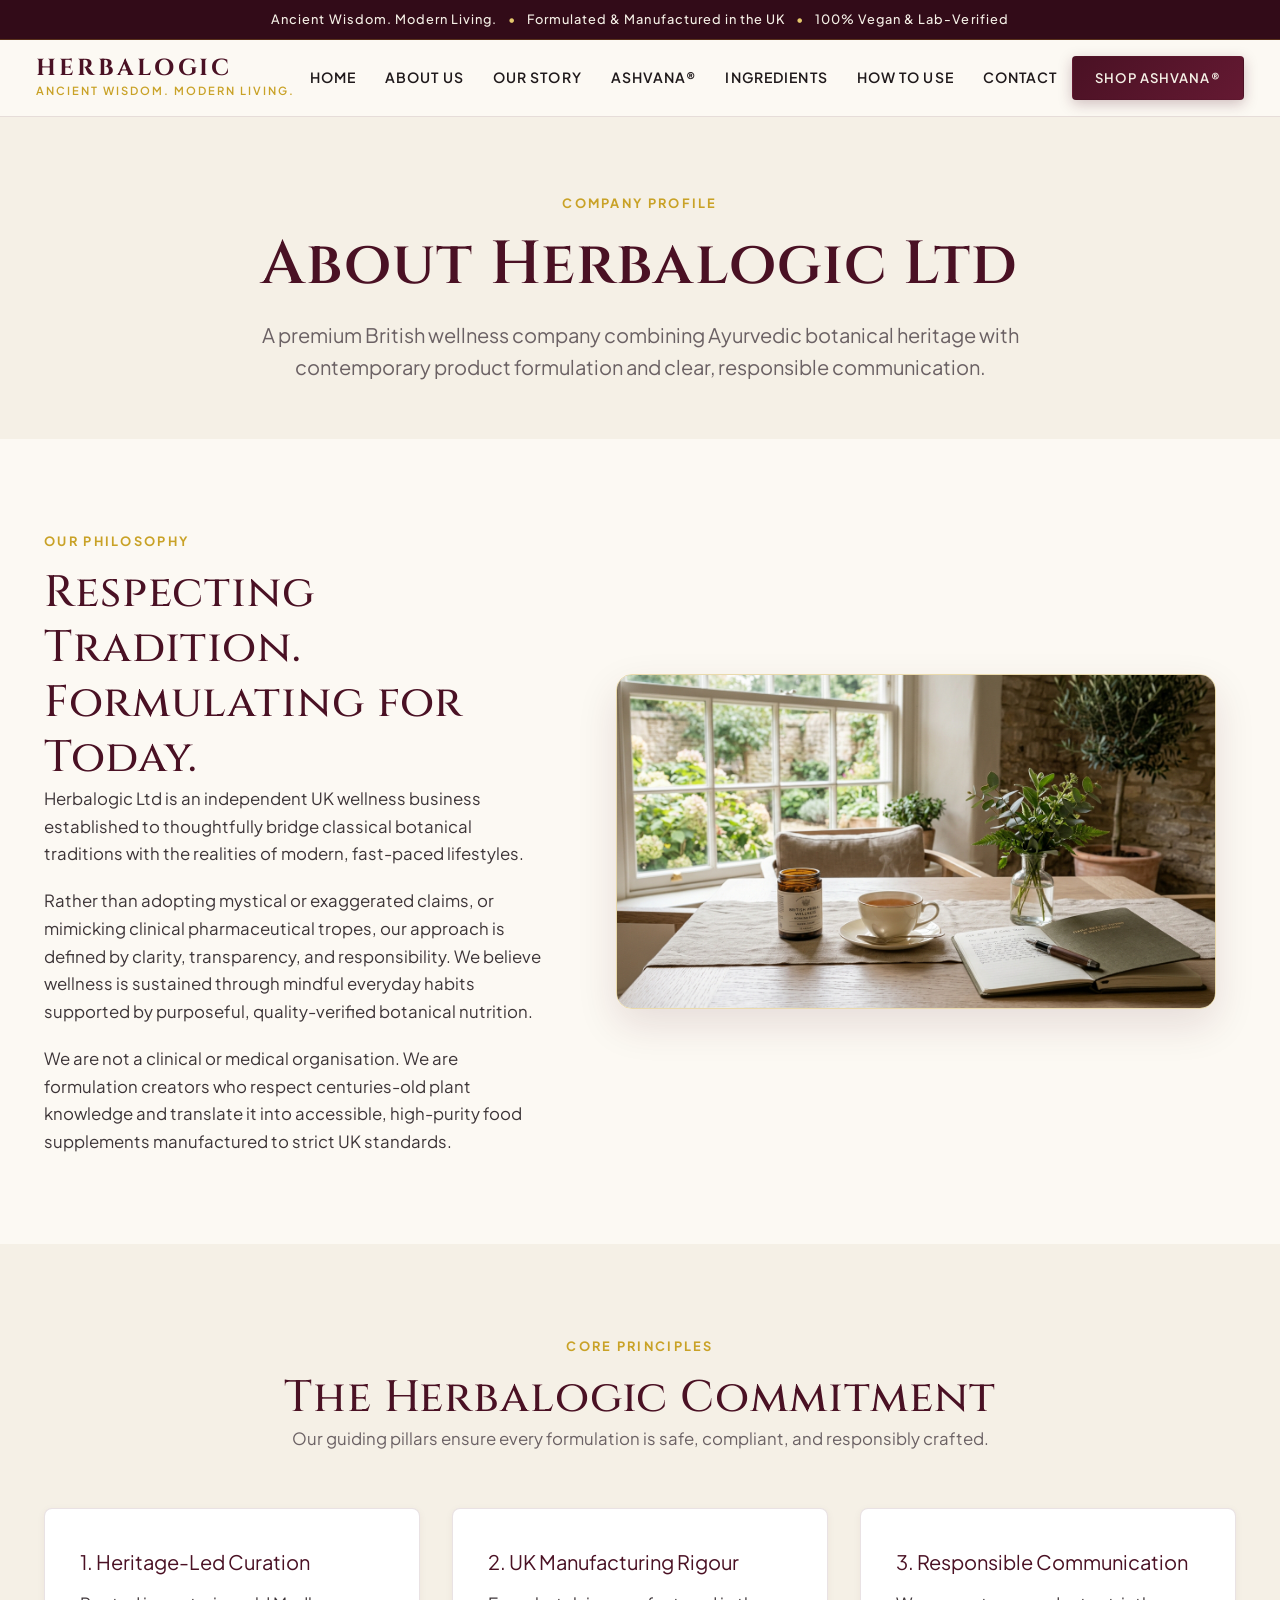
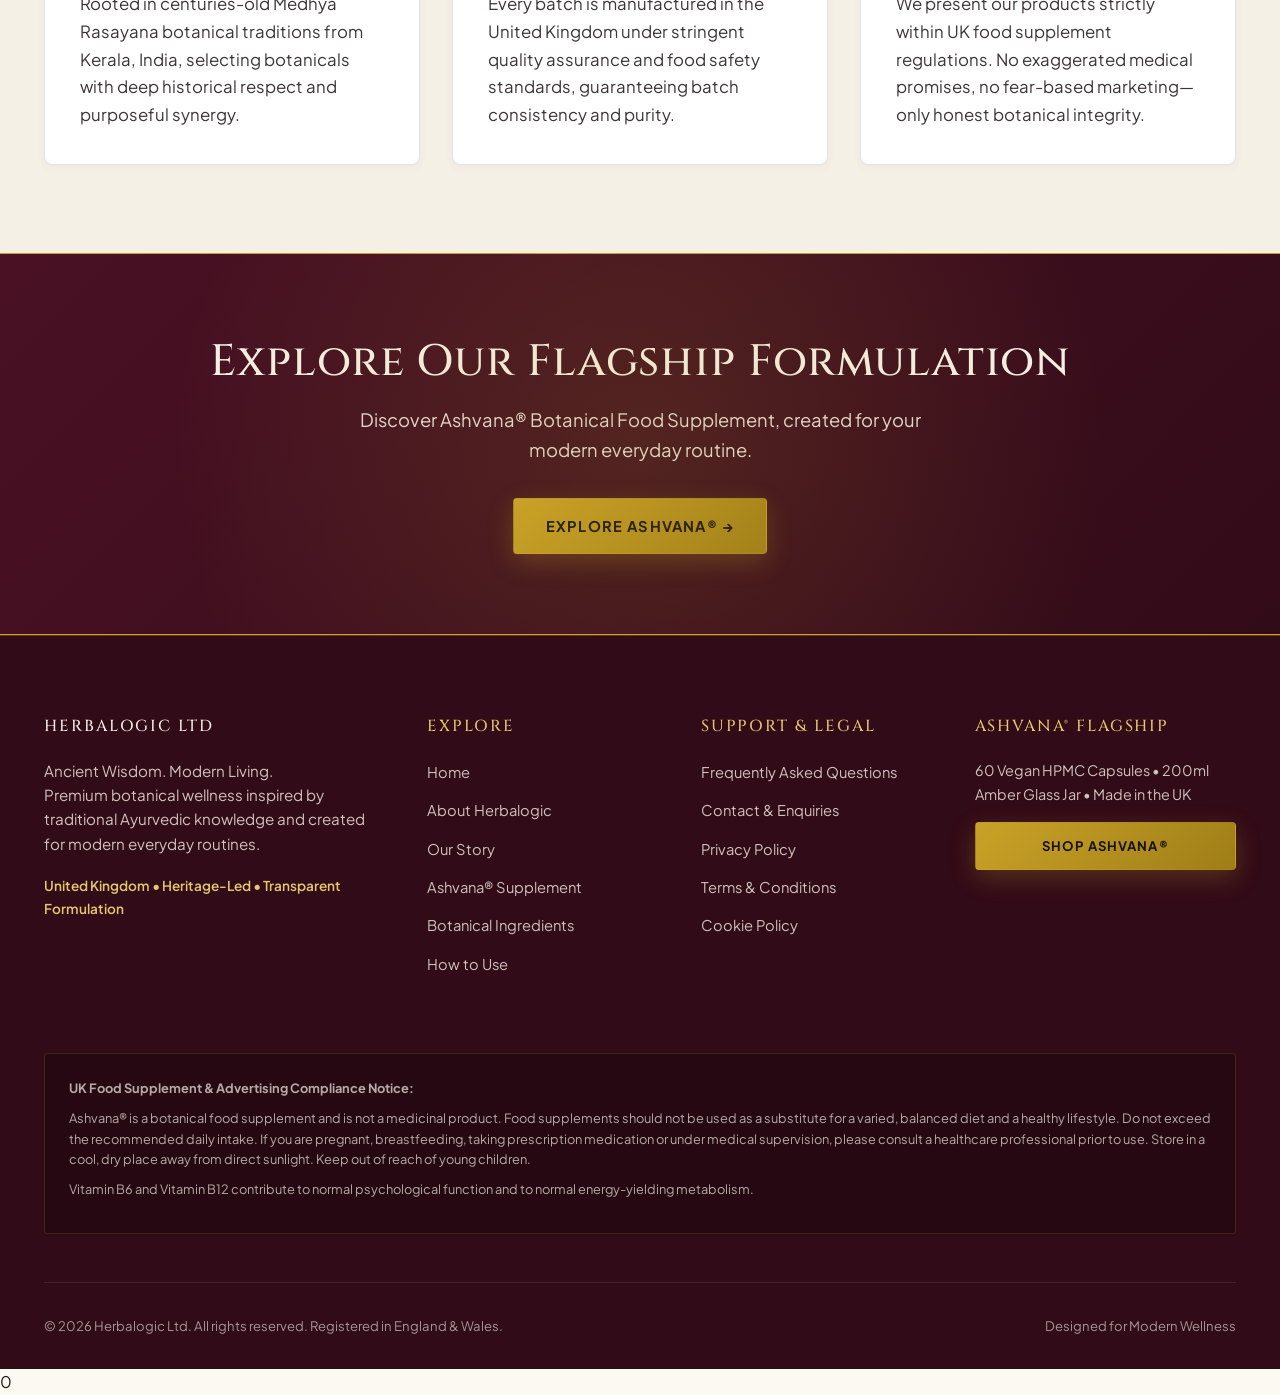
<file: about.html>
<!DOCTYPE html>
<html>
  <meta charset="UTF-8">
  <meta name="viewport" content="width=device-width, initial-scale=1.0">
  <meta name="description" content="Discover Ashvana®, a premium botanical food supplement from Herbalogic Ltd, inspired by traditional Ayurvedic knowledge and created for modern everyday living.">
  <title>About Herbalogic – Herbalogic Ltd | Ashvana</title>
<meta name="robots" content="max-image-preview:large">
<link rel="dns-prefetch" href="//fonts.googleapis.com">


<style id="wp-img-auto-sizes-contain-inline-css">
img:is([sizes=auto i],[sizes^="auto," i]){contain-intrinsic-size:3000px 1500px}
/*# sourceURL=wp-img-auto-sizes-contain-inline-css */
</style>
<style id="wp-emoji-styles-inline-css">

	img.wp-smiley, img.emoji {
		display: inline !important;
		border: none !important;
		box-shadow: none !important;
		height: 1em !important;
		width: 1em !important;
		margin: 0 0.07em !important;
		vertical-align: -0.1em !important;
		background: none !important;
		padding: 0 !important;
	}
/*# sourceURL=wp-emoji-styles-inline-css */
</style>
<style id="wp-block-library-inline-css">
:root{--wp-block-synced-color:#7a00df;--wp-block-synced-color--rgb:122,0,223;--wp-bound-block-color:var(--wp-block-synced-color);--wp-editor-canvas-background:#ddd;--wp-admin-theme-color:#007cba;--wp-admin-theme-color--rgb:0,124,186;--wp-admin-theme-color-darker-10:#006ba1;--wp-admin-theme-color-darker-10--rgb:0,107,160.5;--wp-admin-theme-color-darker-20:#005a87;--wp-admin-theme-color-darker-20--rgb:0,90,135;--wp-admin-border-width-focus:2px}@media (min-resolution:192dpi){:root{--wp-admin-border-width-focus:1.5px}}.wp-element-button{cursor:pointer}:root .has-very-light-gray-background-color{background-color:#eee}:root .has-very-dark-gray-background-color{background-color:#313131}:root .has-very-light-gray-color{color:#eee}:root .has-very-dark-gray-color{color:#313131}:root .has-vivid-green-cyan-to-vivid-cyan-blue-gradient-background{background:linear-gradient(135deg,#00d084,#0693e3)}:root .has-purple-crush-gradient-background{background:linear-gradient(135deg,#34e2e4,#4721fb 50%,#ab1dfe)}:root .has-hazy-dawn-gradient-background{background:linear-gradient(135deg,#faaca8,#dad0ec)}:root .has-subdued-olive-gradient-background{background:linear-gradient(135deg,#fafae1,#67a671)}:root .has-atomic-cream-gradient-background{background:linear-gradient(135deg,#fdd79a,#004a59)}:root .has-nightshade-gradient-background{background:linear-gradient(135deg,#330968,#31cdcf)}:root .has-midnight-gradient-background{background:linear-gradient(135deg,#020381,#2874fc)}:root{--wp--preset--font-size--normal:16px;--wp--preset--font-size--huge:42px}.has-regular-font-size{font-size:1em}.has-larger-font-size{font-size:2.625em}.has-normal-font-size{font-size:var(--wp--preset--font-size--normal)}.has-huge-font-size{font-size:var(--wp--preset--font-size--huge)}:root .has-text-align-center{text-align:center}:root .has-text-align-left{text-align:left}:root .has-text-align-right{text-align:right}.has-fit-text{white-space:nowrap!important}#end-resizable-editor-section{display:none}.aligncenter{clear:both}.items-justified-left{justify-content:flex-start}.items-justified-center{justify-content:center}.items-justified-right{justify-content:flex-end}.items-justified-space-between{justify-content:space-between}.screen-reader-text{word-wrap:normal!important;border:0;clip-path:inset(50%);height:1px;margin:-1px;overflow:hidden;padding:0;position:absolute;width:1px;word-break:normal!important}.screen-reader-text:focus{background-color:#ddd;clip-path:none;color:#444;display:block;font-size:1em;height:auto;left:5px;line-height:normal;padding:15px 23px 14px;text-decoration:none;top:5px;width:auto;z-index:100000}html :where(.has-border-color){border-style:solid}html :where([style^=border-color],[style*=";border-color"],[style*="; border-color"]){border-style:solid}html :where([style^=border-top-color],[style*=";border-top-color"],[style*="; border-top-color"]){border-top-style:solid}html :where([style^=border-right-color],[style*=";border-right-color"],[style*="; border-right-color"]){border-right-style:solid}html :where([style^=border-bottom-color],[style*=";border-bottom-color"],[style*="; border-bottom-color"]){border-bottom-style:solid}html :where([style^=border-left-color],[style*=";border-left-color"],[style*="; border-left-color"]){border-left-style:solid}html :where([style^=border-width],[style*=";border-width"],[style*="; border-width"]){border-style:solid}html :where([style^=border-top-width],[style*=";border-top-width"],[style*="; border-top-width"]){border-top-style:solid}html :where([style^=border-right-width],[style*=";border-right-width"],[style*="; border-right-width"]){border-right-style:solid}html :where([style^=border-bottom-width],[style*=";border-bottom-width"],[style*="; border-bottom-width"]){border-bottom-style:solid}html :where([style^=border-left-width],[style*=";border-left-width"],[style*="; border-left-width"]){border-left-style:solid}html :where(img[class*=wp-image-]){height:auto;max-width:100%}:where(figure){margin:0 0 1em}html :where(.is-position-sticky){--wp-admin--admin-bar--position-offset:var(--wp-admin--admin-bar--height,0px)}@media screen and (max-width:600px){html :where(.is-position-sticky){--wp-admin--admin-bar--position-offset:0px}}

/*# sourceURL=/wp-includes/css/dist/block-library/common.min.css */
</style>
<style id="classic-theme-styles-inline-css">
/*! This file is auto-generated */
.wp-block-button__link{color:#fff;background-color:#32373c;border-radius:9999px;box-shadow:none;text-decoration:none;padding:calc(.667em + 2px) calc(1.333em + 2px);font-size:1.125em}.wp-block-file__button{background:#32373c;color:#fff;text-decoration:none}
/*# sourceURL=/wp-includes/css/classic-themes.min.css */
</style>

<style id="global-styles-inline-css">
:root{--wp--preset--aspect-ratio--square: 1;--wp--preset--aspect-ratio--4-3: 4/3;--wp--preset--aspect-ratio--3-4: 3/4;--wp--preset--aspect-ratio--3-2: 3/2;--wp--preset--aspect-ratio--2-3: 2/3;--wp--preset--aspect-ratio--16-9: 16/9;--wp--preset--aspect-ratio--9-16: 9/16;--wp--preset--color--black: #000000;--wp--preset--color--cyan-bluish-gray: #abb8c3;--wp--preset--color--white: #ffffff;--wp--preset--color--pale-pink: #f78da7;--wp--preset--color--vivid-red: #cf2e2e;--wp--preset--color--luminous-vivid-orange: #ff6900;--wp--preset--color--luminous-vivid-amber: #fcb900;--wp--preset--color--light-green-cyan: #7bdcb5;--wp--preset--color--vivid-green-cyan: #00d084;--wp--preset--color--pale-cyan-blue: #8ed1fc;--wp--preset--color--vivid-cyan-blue: #0693e3;--wp--preset--color--vivid-purple: #9b51e0;--wp--preset--gradient--vivid-cyan-blue-to-vivid-purple: linear-gradient(135deg,rgb(6,147,227) 0%,rgb(155,81,224) 100%);--wp--preset--gradient--light-green-cyan-to-vivid-green-cyan: linear-gradient(135deg,rgb(122,220,180) 0%,rgb(0,208,130) 100%);--wp--preset--gradient--luminous-vivid-amber-to-luminous-vivid-orange: linear-gradient(135deg,rgb(252,185,0) 0%,rgb(255,105,0) 100%);--wp--preset--gradient--luminous-vivid-orange-to-vivid-red: linear-gradient(135deg,rgb(255,105,0) 0%,rgb(207,46,46) 100%);--wp--preset--gradient--very-light-gray-to-cyan-bluish-gray: linear-gradient(135deg,rgb(238,238,238) 0%,rgb(169,184,195) 100%);--wp--preset--gradient--cool-to-warm-spectrum: linear-gradient(135deg,rgb(74,234,220) 0%,rgb(151,120,209) 20%,rgb(207,42,186) 40%,rgb(238,44,130) 60%,rgb(251,105,98) 80%,rgb(254,248,76) 100%);--wp--preset--gradient--blush-light-purple: linear-gradient(135deg,rgb(255,206,236) 0%,rgb(152,150,240) 100%);--wp--preset--gradient--blush-bordeaux: linear-gradient(135deg,rgb(254,205,165) 0%,rgb(254,45,45) 50%,rgb(107,0,62) 100%);--wp--preset--gradient--luminous-dusk: linear-gradient(135deg,rgb(255,203,112) 0%,rgb(199,81,192) 50%,rgb(65,88,208) 100%);--wp--preset--gradient--pale-ocean: linear-gradient(135deg,rgb(255,245,203) 0%,rgb(182,227,212) 50%,rgb(51,167,181) 100%);--wp--preset--gradient--electric-grass: linear-gradient(135deg,rgb(202,248,128) 0%,rgb(113,206,126) 100%);--wp--preset--gradient--midnight: linear-gradient(135deg,rgb(2,3,129) 0%,rgb(40,116,252) 100%);--wp--preset--font-size--small: 13px;--wp--preset--font-size--medium: 20px;--wp--preset--font-size--large: 36px;--wp--preset--font-size--x-large: 42px;--wp--preset--spacing--20: 0.44rem;--wp--preset--spacing--30: 0.67rem;--wp--preset--spacing--40: 1rem;--wp--preset--spacing--50: 1.5rem;--wp--preset--spacing--60: 2.25rem;--wp--preset--spacing--70: 3.38rem;--wp--preset--spacing--80: 5.06rem;--wp--preset--shadow--natural: 6px 6px 9px rgba(0, 0, 0, 0.2);--wp--preset--shadow--deep: 12px 12px 50px rgba(0, 0, 0, 0.4);--wp--preset--shadow--sharp: 6px 6px 0px rgba(0, 0, 0, 0.2);--wp--preset--shadow--outlined: 6px 6px 0px -3px rgb(255, 255, 255), 6px 6px rgb(0, 0, 0);--wp--preset--shadow--crisp: 6px 6px 0px rgb(0, 0, 0);}.wp-block-button{--wp--preset--dimension--25: 25%;--wp--preset--dimension--50: 50%;--wp--preset--dimension--75: 75%;--wp--preset--dimension--100: 100%;}:where(body) { margin: 0; }:where(.is-layout-flex){gap: 0.5em;}:where(.is-layout-grid){gap: 0.5em;}body .is-layout-flex{display: flex;}.is-layout-flex{flex-wrap: wrap;align-items: center;}.is-layout-flex > :is(*, div){margin: 0;}body .is-layout-grid{display: grid;}.is-layout-grid > :is(*, div){margin: 0;}body{padding-top: 0px;padding-right: 0px;padding-bottom: 0px;padding-left: 0px;}:root :where(.wp-element-button, .wp-block-button__link){background-color: #32373c;border-width: 0;color: #fff;font-family: inherit;font-size: inherit;font-style: inherit;font-weight: inherit;letter-spacing: inherit;line-height: inherit;padding-top: calc(0.667em + 2px);padding-right: calc(1.333em + 2px);padding-bottom: calc(0.667em + 2px);padding-left: calc(1.333em + 2px);text-decoration: none;text-transform: inherit;}.has-black-color{color: var(--wp--preset--color--black) !important;}.has-cyan-bluish-gray-color{color: var(--wp--preset--color--cyan-bluish-gray) !important;}.has-white-color{color: var(--wp--preset--color--white) !important;}.has-pale-pink-color{color: var(--wp--preset--color--pale-pink) !important;}.has-vivid-red-color{color: var(--wp--preset--color--vivid-red) !important;}.has-luminous-vivid-orange-color{color: var(--wp--preset--color--luminous-vivid-orange) !important;}.has-luminous-vivid-amber-color{color: var(--wp--preset--color--luminous-vivid-amber) !important;}.has-light-green-cyan-color{color: var(--wp--preset--color--light-green-cyan) !important;}.has-vivid-green-cyan-color{color: var(--wp--preset--color--vivid-green-cyan) !important;}.has-pale-cyan-blue-color{color: var(--wp--preset--color--pale-cyan-blue) !important;}.has-vivid-cyan-blue-color{color: var(--wp--preset--color--vivid-cyan-blue) !important;}.has-vivid-purple-color{color: var(--wp--preset--color--vivid-purple) !important;}.has-black-background-color{background-color: var(--wp--preset--color--black) !important;}.has-cyan-bluish-gray-background-color{background-color: var(--wp--preset--color--cyan-bluish-gray) !important;}.has-white-background-color{background-color: var(--wp--preset--color--white) !important;}.has-pale-pink-background-color{background-color: var(--wp--preset--color--pale-pink) !important;}.has-vivid-red-background-color{background-color: var(--wp--preset--color--vivid-red) !important;}.has-luminous-vivid-orange-background-color{background-color: var(--wp--preset--color--luminous-vivid-orange) !important;}.has-luminous-vivid-amber-background-color{background-color: var(--wp--preset--color--luminous-vivid-amber) !important;}.has-light-green-cyan-background-color{background-color: var(--wp--preset--color--light-green-cyan) !important;}.has-vivid-green-cyan-background-color{background-color: var(--wp--preset--color--vivid-green-cyan) !important;}.has-pale-cyan-blue-background-color{background-color: var(--wp--preset--color--pale-cyan-blue) !important;}.has-vivid-cyan-blue-background-color{background-color: var(--wp--preset--color--vivid-cyan-blue) !important;}.has-vivid-purple-background-color{background-color: var(--wp--preset--color--vivid-purple) !important;}.has-black-border-color{border-color: var(--wp--preset--color--black) !important;}.has-cyan-bluish-gray-border-color{border-color: var(--wp--preset--color--cyan-bluish-gray) !important;}.has-white-border-color{border-color: var(--wp--preset--color--white) !important;}.has-pale-pink-border-color{border-color: var(--wp--preset--color--pale-pink) !important;}.has-vivid-red-border-color{border-color: var(--wp--preset--color--vivid-red) !important;}.has-luminous-vivid-orange-border-color{border-color: var(--wp--preset--color--luminous-vivid-orange) !important;}.has-luminous-vivid-amber-border-color{border-color: var(--wp--preset--color--luminous-vivid-amber) !important;}.has-light-green-cyan-border-color{border-color: var(--wp--preset--color--light-green-cyan) !important;}.has-vivid-green-cyan-border-color{border-color: var(--wp--preset--color--vivid-green-cyan) !important;}.has-pale-cyan-blue-border-color{border-color: var(--wp--preset--color--pale-cyan-blue) !important;}.has-vivid-cyan-blue-border-color{border-color: var(--wp--preset--color--vivid-cyan-blue) !important;}.has-vivid-purple-border-color{border-color: var(--wp--preset--color--vivid-purple) !important;}.has-vivid-cyan-blue-to-vivid-purple-gradient-background{background: var(--wp--preset--gradient--vivid-cyan-blue-to-vivid-purple) !important;}.has-light-green-cyan-to-vivid-green-cyan-gradient-background{background: var(--wp--preset--gradient--light-green-cyan-to-vivid-green-cyan) !important;}.has-luminous-vivid-amber-to-luminous-vivid-orange-gradient-background{background: var(--wp--preset--gradient--luminous-vivid-amber-to-luminous-vivid-orange) !important;}.has-luminous-vivid-orange-to-vivid-red-gradient-background{background: var(--wp--preset--gradient--luminous-vivid-orange-to-vivid-red) !important;}.has-very-light-gray-to-cyan-bluish-gray-gradient-background{background: var(--wp--preset--gradient--very-light-gray-to-cyan-bluish-gray) !important;}.has-cool-to-warm-spectrum-gradient-background{background: var(--wp--preset--gradient--cool-to-warm-spectrum) !important;}.has-blush-light-purple-gradient-background{background: var(--wp--preset--gradient--blush-light-purple) !important;}.has-blush-bordeaux-gradient-background{background: var(--wp--preset--gradient--blush-bordeaux) !important;}.has-luminous-dusk-gradient-background{background: var(--wp--preset--gradient--luminous-dusk) !important;}.has-pale-ocean-gradient-background{background: var(--wp--preset--gradient--pale-ocean) !important;}.has-electric-grass-gradient-background{background: var(--wp--preset--gradient--electric-grass) !important;}.has-midnight-gradient-background{background: var(--wp--preset--gradient--midnight) !important;}.has-small-font-size{font-size: var(--wp--preset--font-size--small) !important;}.has-medium-font-size{font-size: var(--wp--preset--font-size--medium) !important;}.has-large-font-size{font-size: var(--wp--preset--font-size--large) !important;}.has-x-large-font-size{font-size: var(--wp--preset--font-size--x-large) !important;}
/*# sourceURL=global-styles-inline-css */
</style>

<link rel="stylesheet" id="herbalogic-fonts-css" href="https://fonts.googleapis.com/css2?family=Cinzel:wght@500;600;700&amp;family=Cormorant+Garamond:ital,wght@0,400;0,500;0,600;1,400&amp;family=Plus+Jakarta+Sans:wght@400;500;600;700&amp;display=swap" media="all">
<link rel="stylesheet" id="herbalogic-style-css" href="assets/css/style.css" media="all">
<link rel="EditURI" type="application/rsd+xml" title="RSD" href="/xmlrpc.php?rsd">
<meta name="generator" content="WordPress 7.1.3">
<link rel="canonical" href="about.html">
<link rel="shortlink" href="/?p=5">



<!-- Announcement Bar -->
<div class="hl-announcement-bar">
  Ancient Wisdom. Modern Living. <span>•</span> Formulated &amp; Manufactured in the UK <span>•</span> 100% Vegan &amp; Lab-Verified
</div>

<!-- Header -->
<header class="hl-header">
  <div class="hl-container hl-header-inner">
    <a href="index.html" class="hl-brand" aria-label="Herbalogic Ltd Home">
      <span class="hl-brand-title">HERBALOGIC</span>
      <span class="hl-brand-tagline">Ancient Wisdom. Modern Living.</span>
    </a>

    <nav class="hl-nav" id="primary-navigation" aria-label="Main Navigation">
      <a href="index.html">Home</a>
      <a href="about.html">About Us</a>
      <a href="our-story.html">Our Story</a>
      <a href="ashvana-product.html">Ashvana®</a>
      <a href="ingredients.html">Ingredients</a>
      <a href="how-to-use.html">How to Use</a>
      <a href="contact.html">Contact</a>
    </nav>

    <div class="hl-header-actions">
      <a href="ashvana-product.html" class="btn btn-primary" style="padding: 0.65rem 1.4rem; font-size: 0.82rem;">
        Shop Ashvana®      </a>
      <button class="hl-mobile-toggle" id="mobile-menu-toggle" aria-label="Open Navigation Menu" aria-expanded="false">
        <svg fill="none" stroke="currentColor" viewbox="0 0 24 24" xmlns="http://www.w3.org/2000/svg">
          <path stroke-linecap="round" stroke-linejoin="round" stroke-width="2" d="M4 6h16M4 12h16m-7 6h7"></path>
        </svg>
      </button>
    </div>
  </div>
</header>

<main>
  <!-- Hero Section -->
  <section class="hl-section hl-section-warm" style="padding: 4.5rem 0 3.5rem;">
    <div class="hl-container hl-container-narrow" style="text-align: center;">
      <span class="eyebrow">Company Profile</span>
      <h1>About Herbalogic Ltd</h1>
      <p class="hl-hero-subtitle" style="margin-top: 1rem;">
        A premium British wellness company combining Ayurvedic botanical heritage with contemporary product formulation and clear, responsible communication.
      </p>
    </div>
  </section>

  <!-- Core Narrative -->
  <section class="hl-section">
    <div class="hl-container">
      <div class="hl-story-grid">
        <div class="hl-story-content">
          <span class="eyebrow">Our Philosophy</span>
          <h2>Respecting Tradition. Formulating for Today.</h2>
          <p>
            Herbalogic Ltd is an independent UK wellness business established to thoughtfully bridge classical botanical traditions with the realities of modern, fast-paced lifestyles.
          </p>
          <p>
            Rather than adopting mystical or exaggerated claims, or mimicking clinical pharmaceutical tropes, our approach is defined by clarity, transparency, and responsibility. We believe wellness is sustained through mindful everyday habits supported by purposeful, quality-verified botanical nutrition.
          </p>
          <p>
            We are not a clinical or medical organisation. We are formulation creators who respect centuries-old plant knowledge and translate it into accessible, high-purity food supplements manufactured to strict UK standards.
          </p>
        </div>

        <div class="hl-story-visual">
          <img src="assets/images/lifestyle-routine.jpg" alt="Herbalogic British Living Routine" width="600" height="400">
        </div>
      </div>
    </div>
  </section>

  <!-- Brand Pillars -->
  <section class="hl-section hl-section-warm">
    <div class="hl-container">
      <div class="hl-section-header">
        <span class="eyebrow">Core Principles</span>
        <h2>The Herbalogic Commitment</h2>
        <p class="text-muted">Our guiding pillars ensure every formulation is safe, compliant, and responsibly crafted.</p>
      </div>

      <div class="hl-ingredients-grid">
        <div class="hl-ingredient-card">
          <div class="hl-ingredient-name" style="margin-bottom: 0.8rem;">1. Heritage-Led Curation</div>
          <p>Rooted in centuries-old Medhya Rasayana botanical traditions from Kerala, India, selecting botanicals with deep historical respect and purposeful synergy.</p>
        </div>

        <div class="hl-ingredient-card">
          <div class="hl-ingredient-name" style="margin-bottom: 0.8rem;">2. UK Manufacturing Rigour</div>
          <p>Every batch is manufactured in the United Kingdom under stringent quality assurance and food safety standards, guaranteeing batch consistency and purity.</p>
        </div>

        <div class="hl-ingredient-card">
          <div class="hl-ingredient-name" style="margin-bottom: 0.8rem;">3. Responsible Communication</div>
          <p>We present our products strictly within UK food supplement regulations. No exaggerated medical promises, no fear-based marketing—only honest botanical integrity.</p>
        </div>
      </div>
    </div>
  </section>

  <!-- CTA Banner -->
  <section class="hl-cta-banner">
    <div class="hl-container">
      <h2>Explore Our Flagship Formulation</h2>
      <p>Discover Ashvana® Botanical Food Supplement, created for your modern everyday routine.</p>
      <a href="ashvana-product.html" class="btn btn-gold">
        Explore Ashvana® →
      </a>
    </div>
  </section>
</main>

<footer class="hl-footer">
  <div class="hl-container">
    <div class="hl-footer-grid">
      <!-- Col 1: Brand Info -->
      <div>
        <h4 style="color: var(--color-ivory);">HERBALOGIC LTD</h4>
        <p style="color: rgba(245, 240, 230, 0.8); font-size: 0.95rem; line-height: 1.6; margin-bottom: 1.2rem;">
          Ancient Wisdom. Modern Living.<br>
          Premium botanical wellness inspired by traditional Ayurvedic knowledge and created for modern everyday routines.
        </p>
        <p style="color: var(--color-gold-light); font-size: 0.85rem; font-weight: 600;">
          United Kingdom • Heritage-Led • Transparent Formulation
        </p>
      </div>

      <!-- Col 2: Navigation -->
      <div>
        <h4>Explore</h4>
        <ul class="hl-footer-links">
          <li><a href="/">Home</a></li>
          <li><a href="about.html">About Herbalogic</a></li>
          <li><a href="our-story.html">Our Story</a></li>
          <li><a href="ashvana-product.html">Ashvana® Supplement</a></li>
          <li><a href="ingredients.html">Botanical Ingredients</a></li>
          <li><a href="how-to-use.html">How to Use</a></li>
        </ul>
      </div>

      <!-- Col 3: Support & Legal -->
      <div>
        <h4>Support &amp; Legal</h4>
        <ul class="hl-footer-links">
          <li><a href="faq.html">Frequently Asked Questions</a></li>
          <li><a href="contact.html">Contact &amp; Enquiries</a></li>
          <li><a href="privacy-policy.html">Privacy Policy</a></li>
          <li><a href="terms-and-conditions.html">Terms &amp; Conditions</a></li>
          <li><a href="cookie-policy.html">Cookie Policy</a></li>
        </ul>
      </div>

      <!-- Col 4: Ashvana Flagship -->
      <div>
        <h4>Ashvana® Flagship</h4>
        <p style="color: rgba(245, 240, 230, 0.8); font-size: 0.9rem; margin-bottom: 1rem;">
          60 Vegan HPMC Capsules • 200ml Amber Glass Jar • Made in the UK
        </p>
        <a href="https://www.amazon.co.uk/" target="_blank" rel="noopener noreferrer" class="btn btn-gold" style="padding: 0.75rem 1.4rem; font-size: 0.82rem; width: 100%;">
          Shop Ashvana®        </a>
      </div>
    </div>

    <!-- Compliance Guardrail Disclaimer (Mandatory UK Food Supplement Rules) -->
    <div class="hl-footer-compliance">
      <p><strong>UK Food Supplement &amp; Advertising Compliance Notice:</strong></p>
      <p>Ashvana® is a botanical food supplement and is not a medicinal product. Food supplements should not be used as a substitute for a varied, balanced diet and a healthy lifestyle. Do not exceed the recommended daily intake. If you are pregnant, breastfeeding, taking prescription medication or under medical supervision, please consult a healthcare professional prior to use. Store in a cool, dry place away from direct sunlight. Keep out of reach of young children.</p>
      <p>Vitamin B6 and Vitamin B12 contribute to normal psychological function and to normal energy-yielding metabolism.</p>
    </div>

    <!-- Bottom Copyright -->
    <div class="hl-footer-bottom">
      <div>
        © 2026 Herbalogic Ltd. All rights reserved. Registered in England &amp; Wales.
      </div>
      <div>
        Designed for Modern Wellness
      </div>
    </div>
  </div>
</footer>

<script type="speculationrules">
{"prefetch":[{"source":"document","where":{"and":[{"href_matches":"/herbalogic/*"},{"not":{"href_matches":["/herbalogic/wp-*.php","/herbalogic/wp-admin/*","/herbalogic/wp-content/uploads/*","/herbalogic/wp-content/*","/herbalogic/wp-content/plugins/*","/herbalogic/wp-content/themes/herbalogic-ashvana/*","/herbalogic/*\\?(.+)"]}},{"not":{"selector_matches":"a[rel~=\"nofollow\"]"}},{"not":{"selector_matches":".no-prefetch, .no-prefetch a"}}]},"eagerness":"conservative"}]}
</script>
<script id="herbalogic-main-js" src="assets/js/main.js?ver=1.0.0"></script>
<script id="wp-emoji-settings" type="application/json">
{"baseUrl":"https://s.w.org/images/core/emoji/17.0.2/72x72/","ext":".png","svgUrl":"https://s.w.org/images/core/emoji/17.0.2/svg/","svgExt":".svg","source":{"concatemoji":"wp-includes/js/wp-emoji-release.min.js?ver=7.1.3"}}
</script>
<script type="module">
/*! This file is auto-generated */
var e="script#wp-emoji-settings",t=document.querySelector(e);if(!(t instanceof HTMLScriptElement))throw new Error("Element missing: "+e);const r=JSON.parse(t.text),s=(window._wpemojiSettings=r,"wpEmojiSettingsSupports"),o=["flag","emoji"];function i(e){try{var t={supportTests:e,timestamp:(new Date).valueOf()};sessionStorage.setItem(s,JSON.stringify(t))}catch(e){}}function c(e,t,n){e.clearRect(0,0,e.canvas.width,e.canvas.height),e.fillText(t,0,0);t=new Uint32Array(e.getImageData(0,0,e.canvas.width,e.canvas.height).data);e.clearRect(0,0,e.canvas.width,e.canvas.height),e.fillText(n,0,0);const r=new Uint32Array(e.getImageData(0,0,e.canvas.width,e.canvas.height).data);return t.every((e,t)=>e===r[t])}function p(e,t){e.clearRect(0,0,e.canvas.width,e.canvas.height),e.fillText(t,0,0);var n=e.getImageData(16,16,1,1);for(let e=0;e<n.data.length;e++)if(0!==n.data[e])return!1;return!0}function u(e,t,n,r){switch(t){case"flag":return n(e,"\ud83c\udff3\ufe0f\u200d\u26a7\ufe0f","\ud83c\udff3\ufe0f\u200b\u26a7\ufe0f")?!1:!n(e,"\ud83c\udde8\ud83c\uddf6","\ud83c\udde8\u200b\ud83c\uddf6")&&!n(e,"\ud83c\udff4\udb40\udc67\udb40\udc62\udb40\udc65\udb40\udc6e\udb40\udc67\udb40\udc7f","\ud83c\udff4\u200b\udb40\udc67\u200b\udb40\udc62\u200b\udb40\udc65\u200b\udb40\udc6e\u200b\udb40\udc67\u200b\udb40\udc7f");case"emoji":return!r(e,"\ud83e\u1fac8")}return!1}function f(e,t,n,r){let a;const s=(a="undefined"!=typeof WorkerGlobalScope&&self instanceof WorkerGlobalScope?new OffscreenCanvas(300,150):document.createElement("canvas")).getContext("2d",{willReadFrequently:!0}),o=(s.textBaseline="top",s.font="600 32px Arial",{});return e.forEach(e=>{o[e]=t(s,e,n,r)}),o}function a(e){var t=document.createElement("script");t.src=e,t.defer=!0,document.head.appendChild(t)}r.supports={everything:!0,everythingExceptFlag:!0},new Promise(t=>{let n=function(){try{var e=JSON.parse(sessionStorage.getItem(s));if("object"==typeof e&&"number"==typeof e.timestamp&&(new Date).valueOf()<e.timestamp+604800&&"object"==typeof e.supportTests)return e.supportTests}catch(e){}return null}();if(!n){if("undefined"!=typeof Worker&&"undefined"!=typeof OffscreenCanvas&&"undefined"!=typeof URL&&URL.createObjectURL&&"undefined"!=typeof Blob)try{var e="postMessage("+f.toString()+"("+[JSON.stringify(o),u.toString(),c.toString(),p.toString()].join(",")+"));",r=new Blob([e],{type:"text/javascript"});const a=new Worker(URL.createObjectURL(r),{name:"wpTestEmojiSupports"});return void(a.onmessage=e=>{i(n=e.data),a.terminate(),t(n)})}catch(e){}i(n=f(o,u,c,p))}t(n)}).then(e=>{for(const n in e)r.supports[n]=e[n],r.supports.everything=r.supports.everything&&r.supports[n],"flag"!==n&&(r.supports.everythingExceptFlag=r.supports.everythingExceptFlag&&r.supports[n]);var t;r.supports.everythingExceptFlag=r.supports.everythingExceptFlag&&!r.supports.flag,r.supports.everything||((t=r.source||{}).concatemoji?a(t.concatemoji):t.wpemoji&&t.twemoji&&(a(t.twemoji),a(t.wpemoji)))});
//# sourceURL=/wp-includes/js/wp-emoji-loader.min.js
</script>



0

</body></html>
</file>
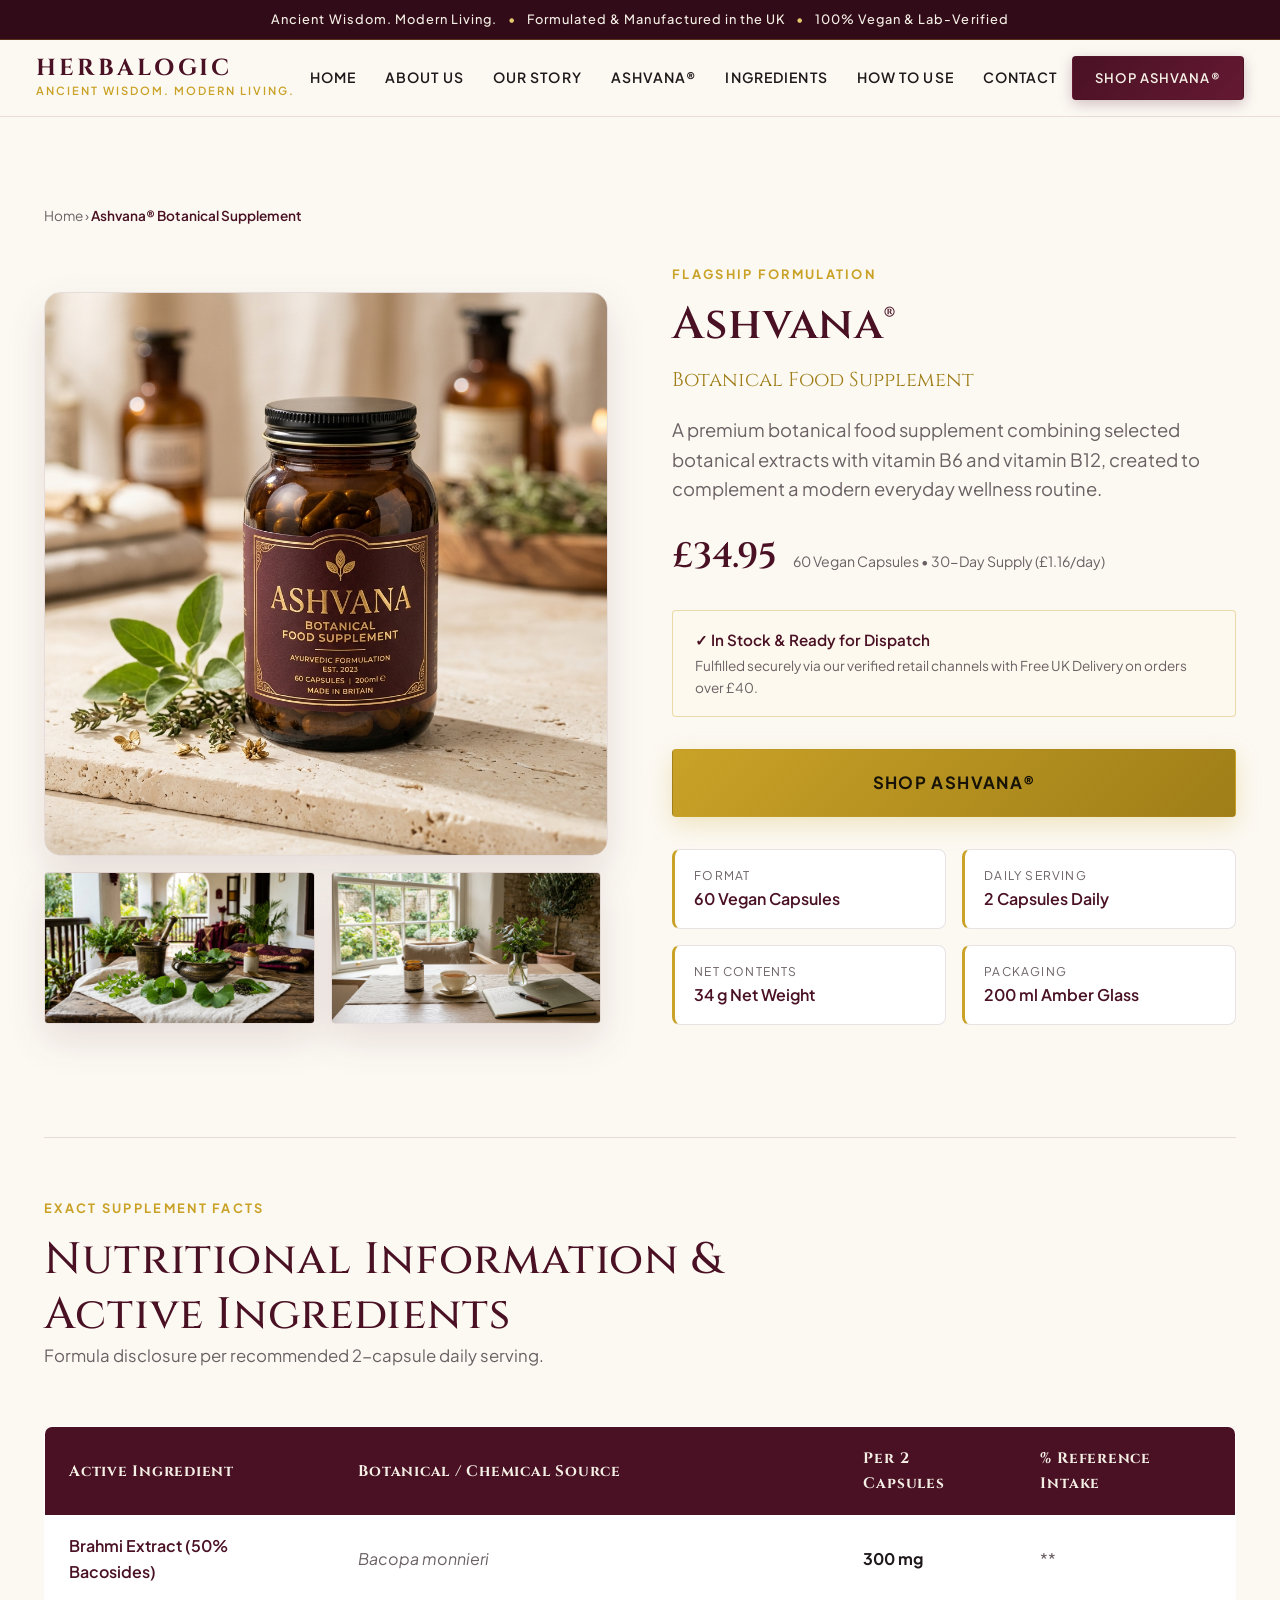
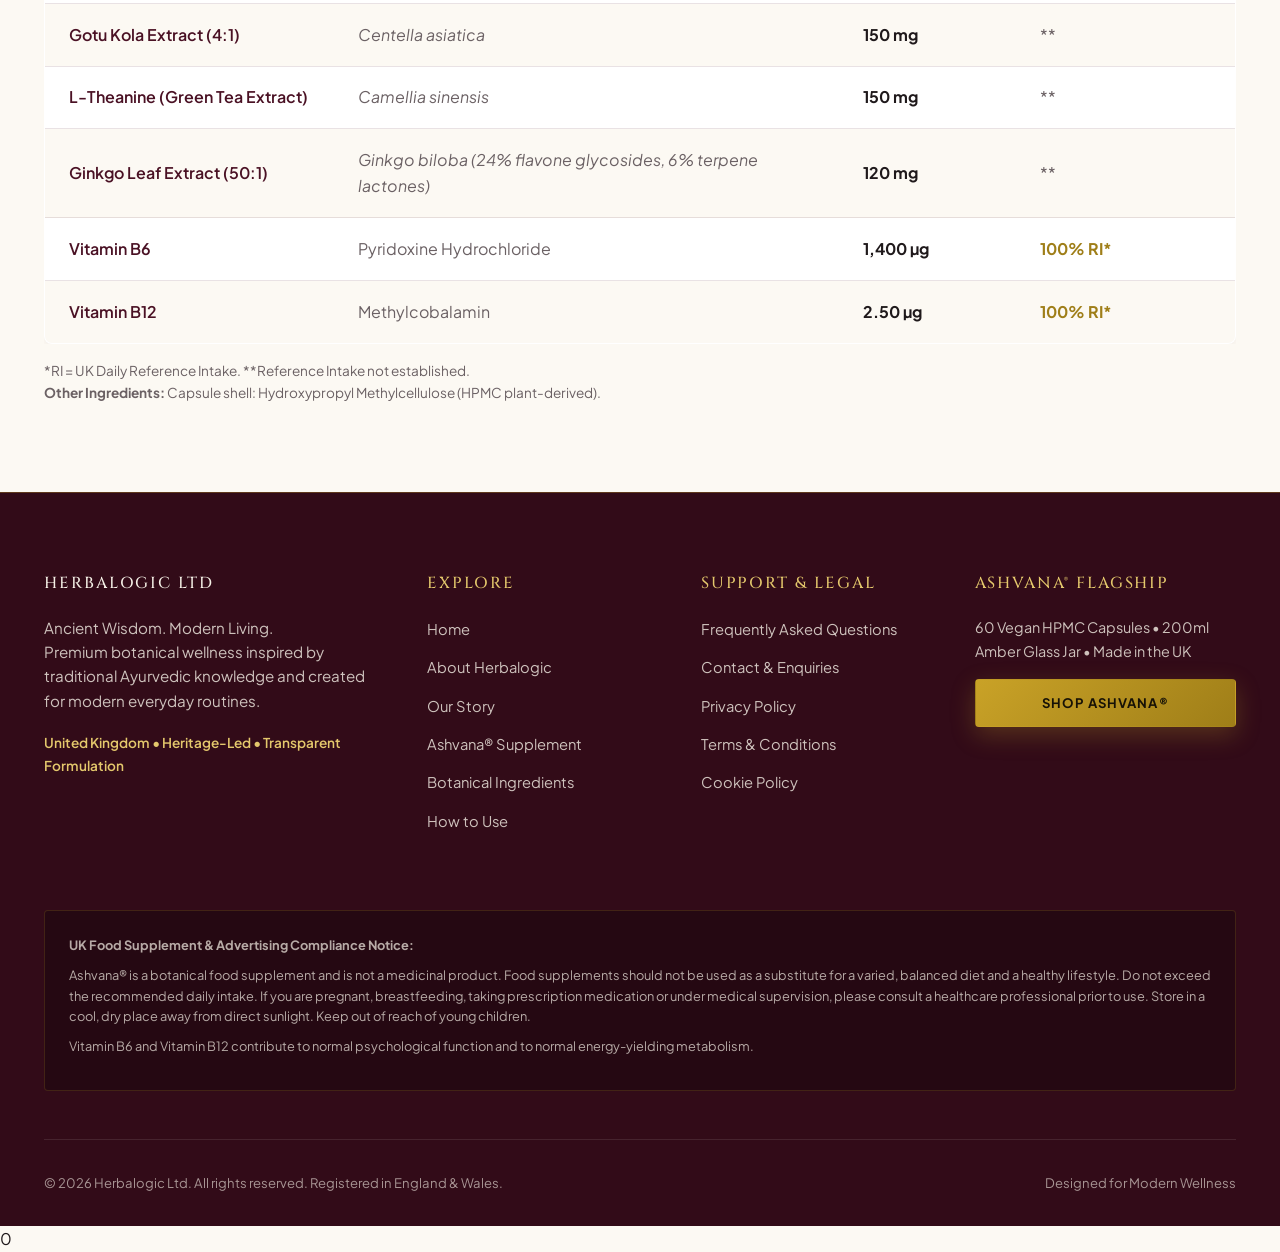
<file: ashvana-product.html>
<!DOCTYPE html>
<html>
  <meta charset="UTF-8">
  <meta name="viewport" content="width=device-width, initial-scale=1.0">
  <meta name="description" content="Discover Ashvana®, a premium botanical food supplement from Herbalogic Ltd, inspired by traditional Ayurvedic knowledge and created for modern everyday living.">
  <title>Ashvana® Supplement – Herbalogic Ltd | Ashvana</title>
<meta name="robots" content="max-image-preview:large">
<link rel="dns-prefetch" href="//fonts.googleapis.com">


<style id="wp-img-auto-sizes-contain-inline-css">
img:is([sizes=auto i],[sizes^="auto," i]){contain-intrinsic-size:3000px 1500px}
/*# sourceURL=wp-img-auto-sizes-contain-inline-css */
</style>
<style id="wp-emoji-styles-inline-css">

	img.wp-smiley, img.emoji {
		display: inline !important;
		border: none !important;
		box-shadow: none !important;
		height: 1em !important;
		width: 1em !important;
		margin: 0 0.07em !important;
		vertical-align: -0.1em !important;
		background: none !important;
		padding: 0 !important;
	}
/*# sourceURL=wp-emoji-styles-inline-css */
</style>
<style id="wp-block-library-inline-css">
:root{--wp-block-synced-color:#7a00df;--wp-block-synced-color--rgb:122,0,223;--wp-bound-block-color:var(--wp-block-synced-color);--wp-editor-canvas-background:#ddd;--wp-admin-theme-color:#007cba;--wp-admin-theme-color--rgb:0,124,186;--wp-admin-theme-color-darker-10:#006ba1;--wp-admin-theme-color-darker-10--rgb:0,107,160.5;--wp-admin-theme-color-darker-20:#005a87;--wp-admin-theme-color-darker-20--rgb:0,90,135;--wp-admin-border-width-focus:2px}@media (min-resolution:192dpi){:root{--wp-admin-border-width-focus:1.5px}}.wp-element-button{cursor:pointer}:root .has-very-light-gray-background-color{background-color:#eee}:root .has-very-dark-gray-background-color{background-color:#313131}:root .has-very-light-gray-color{color:#eee}:root .has-very-dark-gray-color{color:#313131}:root .has-vivid-green-cyan-to-vivid-cyan-blue-gradient-background{background:linear-gradient(135deg,#00d084,#0693e3)}:root .has-purple-crush-gradient-background{background:linear-gradient(135deg,#34e2e4,#4721fb 50%,#ab1dfe)}:root .has-hazy-dawn-gradient-background{background:linear-gradient(135deg,#faaca8,#dad0ec)}:root .has-subdued-olive-gradient-background{background:linear-gradient(135deg,#fafae1,#67a671)}:root .has-atomic-cream-gradient-background{background:linear-gradient(135deg,#fdd79a,#004a59)}:root .has-nightshade-gradient-background{background:linear-gradient(135deg,#330968,#31cdcf)}:root .has-midnight-gradient-background{background:linear-gradient(135deg,#020381,#2874fc)}:root{--wp--preset--font-size--normal:16px;--wp--preset--font-size--huge:42px}.has-regular-font-size{font-size:1em}.has-larger-font-size{font-size:2.625em}.has-normal-font-size{font-size:var(--wp--preset--font-size--normal)}.has-huge-font-size{font-size:var(--wp--preset--font-size--huge)}:root .has-text-align-center{text-align:center}:root .has-text-align-left{text-align:left}:root .has-text-align-right{text-align:right}.has-fit-text{white-space:nowrap!important}#end-resizable-editor-section{display:none}.aligncenter{clear:both}.items-justified-left{justify-content:flex-start}.items-justified-center{justify-content:center}.items-justified-right{justify-content:flex-end}.items-justified-space-between{justify-content:space-between}.screen-reader-text{word-wrap:normal!important;border:0;clip-path:inset(50%);height:1px;margin:-1px;overflow:hidden;padding:0;position:absolute;width:1px;word-break:normal!important}.screen-reader-text:focus{background-color:#ddd;clip-path:none;color:#444;display:block;font-size:1em;height:auto;left:5px;line-height:normal;padding:15px 23px 14px;text-decoration:none;top:5px;width:auto;z-index:100000}html :where(.has-border-color){border-style:solid}html :where([style^=border-color],[style*=";border-color"],[style*="; border-color"]){border-style:solid}html :where([style^=border-top-color],[style*=";border-top-color"],[style*="; border-top-color"]){border-top-style:solid}html :where([style^=border-right-color],[style*=";border-right-color"],[style*="; border-right-color"]){border-right-style:solid}html :where([style^=border-bottom-color],[style*=";border-bottom-color"],[style*="; border-bottom-color"]){border-bottom-style:solid}html :where([style^=border-left-color],[style*=";border-left-color"],[style*="; border-left-color"]){border-left-style:solid}html :where([style^=border-width],[style*=";border-width"],[style*="; border-width"]){border-style:solid}html :where([style^=border-top-width],[style*=";border-top-width"],[style*="; border-top-width"]){border-top-style:solid}html :where([style^=border-right-width],[style*=";border-right-width"],[style*="; border-right-width"]){border-right-style:solid}html :where([style^=border-bottom-width],[style*=";border-bottom-width"],[style*="; border-bottom-width"]){border-bottom-style:solid}html :where([style^=border-left-width],[style*=";border-left-width"],[style*="; border-left-width"]){border-left-style:solid}html :where(img[class*=wp-image-]){height:auto;max-width:100%}:where(figure){margin:0 0 1em}html :where(.is-position-sticky){--wp-admin--admin-bar--position-offset:var(--wp-admin--admin-bar--height,0px)}@media screen and (max-width:600px){html :where(.is-position-sticky){--wp-admin--admin-bar--position-offset:0px}}

/*# sourceURL=/wp-includes/css/dist/block-library/common.min.css */
</style>
<style id="classic-theme-styles-inline-css">
/*! This file is auto-generated */
.wp-block-button__link{color:#fff;background-color:#32373c;border-radius:9999px;box-shadow:none;text-decoration:none;padding:calc(.667em + 2px) calc(1.333em + 2px);font-size:1.125em}.wp-block-file__button{background:#32373c;color:#fff;text-decoration:none}
/*# sourceURL=/wp-includes/css/classic-themes.min.css */
</style>

<style id="global-styles-inline-css">
:root{--wp--preset--aspect-ratio--square: 1;--wp--preset--aspect-ratio--4-3: 4/3;--wp--preset--aspect-ratio--3-4: 3/4;--wp--preset--aspect-ratio--3-2: 3/2;--wp--preset--aspect-ratio--2-3: 2/3;--wp--preset--aspect-ratio--16-9: 16/9;--wp--preset--aspect-ratio--9-16: 9/16;--wp--preset--color--black: #000000;--wp--preset--color--cyan-bluish-gray: #abb8c3;--wp--preset--color--white: #ffffff;--wp--preset--color--pale-pink: #f78da7;--wp--preset--color--vivid-red: #cf2e2e;--wp--preset--color--luminous-vivid-orange: #ff6900;--wp--preset--color--luminous-vivid-amber: #fcb900;--wp--preset--color--light-green-cyan: #7bdcb5;--wp--preset--color--vivid-green-cyan: #00d084;--wp--preset--color--pale-cyan-blue: #8ed1fc;--wp--preset--color--vivid-cyan-blue: #0693e3;--wp--preset--color--vivid-purple: #9b51e0;--wp--preset--gradient--vivid-cyan-blue-to-vivid-purple: linear-gradient(135deg,rgb(6,147,227) 0%,rgb(155,81,224) 100%);--wp--preset--gradient--light-green-cyan-to-vivid-green-cyan: linear-gradient(135deg,rgb(122,220,180) 0%,rgb(0,208,130) 100%);--wp--preset--gradient--luminous-vivid-amber-to-luminous-vivid-orange: linear-gradient(135deg,rgb(252,185,0) 0%,rgb(255,105,0) 100%);--wp--preset--gradient--luminous-vivid-orange-to-vivid-red: linear-gradient(135deg,rgb(255,105,0) 0%,rgb(207,46,46) 100%);--wp--preset--gradient--very-light-gray-to-cyan-bluish-gray: linear-gradient(135deg,rgb(238,238,238) 0%,rgb(169,184,195) 100%);--wp--preset--gradient--cool-to-warm-spectrum: linear-gradient(135deg,rgb(74,234,220) 0%,rgb(151,120,209) 20%,rgb(207,42,186) 40%,rgb(238,44,130) 60%,rgb(251,105,98) 80%,rgb(254,248,76) 100%);--wp--preset--gradient--blush-light-purple: linear-gradient(135deg,rgb(255,206,236) 0%,rgb(152,150,240) 100%);--wp--preset--gradient--blush-bordeaux: linear-gradient(135deg,rgb(254,205,165) 0%,rgb(254,45,45) 50%,rgb(107,0,62) 100%);--wp--preset--gradient--luminous-dusk: linear-gradient(135deg,rgb(255,203,112) 0%,rgb(199,81,192) 50%,rgb(65,88,208) 100%);--wp--preset--gradient--pale-ocean: linear-gradient(135deg,rgb(255,245,203) 0%,rgb(182,227,212) 50%,rgb(51,167,181) 100%);--wp--preset--gradient--electric-grass: linear-gradient(135deg,rgb(202,248,128) 0%,rgb(113,206,126) 100%);--wp--preset--gradient--midnight: linear-gradient(135deg,rgb(2,3,129) 0%,rgb(40,116,252) 100%);--wp--preset--font-size--small: 13px;--wp--preset--font-size--medium: 20px;--wp--preset--font-size--large: 36px;--wp--preset--font-size--x-large: 42px;--wp--preset--spacing--20: 0.44rem;--wp--preset--spacing--30: 0.67rem;--wp--preset--spacing--40: 1rem;--wp--preset--spacing--50: 1.5rem;--wp--preset--spacing--60: 2.25rem;--wp--preset--spacing--70: 3.38rem;--wp--preset--spacing--80: 5.06rem;--wp--preset--shadow--natural: 6px 6px 9px rgba(0, 0, 0, 0.2);--wp--preset--shadow--deep: 12px 12px 50px rgba(0, 0, 0, 0.4);--wp--preset--shadow--sharp: 6px 6px 0px rgba(0, 0, 0, 0.2);--wp--preset--shadow--outlined: 6px 6px 0px -3px rgb(255, 255, 255), 6px 6px rgb(0, 0, 0);--wp--preset--shadow--crisp: 6px 6px 0px rgb(0, 0, 0);}.wp-block-button{--wp--preset--dimension--25: 25%;--wp--preset--dimension--50: 50%;--wp--preset--dimension--75: 75%;--wp--preset--dimension--100: 100%;}:where(body) { margin: 0; }:where(.is-layout-flex){gap: 0.5em;}:where(.is-layout-grid){gap: 0.5em;}body .is-layout-flex{display: flex;}.is-layout-flex{flex-wrap: wrap;align-items: center;}.is-layout-flex > :is(*, div){margin: 0;}body .is-layout-grid{display: grid;}.is-layout-grid > :is(*, div){margin: 0;}body{padding-top: 0px;padding-right: 0px;padding-bottom: 0px;padding-left: 0px;}:root :where(.wp-element-button, .wp-block-button__link){background-color: #32373c;border-width: 0;color: #fff;font-family: inherit;font-size: inherit;font-style: inherit;font-weight: inherit;letter-spacing: inherit;line-height: inherit;padding-top: calc(0.667em + 2px);padding-right: calc(1.333em + 2px);padding-bottom: calc(0.667em + 2px);padding-left: calc(1.333em + 2px);text-decoration: none;text-transform: inherit;}.has-black-color{color: var(--wp--preset--color--black) !important;}.has-cyan-bluish-gray-color{color: var(--wp--preset--color--cyan-bluish-gray) !important;}.has-white-color{color: var(--wp--preset--color--white) !important;}.has-pale-pink-color{color: var(--wp--preset--color--pale-pink) !important;}.has-vivid-red-color{color: var(--wp--preset--color--vivid-red) !important;}.has-luminous-vivid-orange-color{color: var(--wp--preset--color--luminous-vivid-orange) !important;}.has-luminous-vivid-amber-color{color: var(--wp--preset--color--luminous-vivid-amber) !important;}.has-light-green-cyan-color{color: var(--wp--preset--color--light-green-cyan) !important;}.has-vivid-green-cyan-color{color: var(--wp--preset--color--vivid-green-cyan) !important;}.has-pale-cyan-blue-color{color: var(--wp--preset--color--pale-cyan-blue) !important;}.has-vivid-cyan-blue-color{color: var(--wp--preset--color--vivid-cyan-blue) !important;}.has-vivid-purple-color{color: var(--wp--preset--color--vivid-purple) !important;}.has-black-background-color{background-color: var(--wp--preset--color--black) !important;}.has-cyan-bluish-gray-background-color{background-color: var(--wp--preset--color--cyan-bluish-gray) !important;}.has-white-background-color{background-color: var(--wp--preset--color--white) !important;}.has-pale-pink-background-color{background-color: var(--wp--preset--color--pale-pink) !important;}.has-vivid-red-background-color{background-color: var(--wp--preset--color--vivid-red) !important;}.has-luminous-vivid-orange-background-color{background-color: var(--wp--preset--color--luminous-vivid-orange) !important;}.has-luminous-vivid-amber-background-color{background-color: var(--wp--preset--color--luminous-vivid-amber) !important;}.has-light-green-cyan-background-color{background-color: var(--wp--preset--color--light-green-cyan) !important;}.has-vivid-green-cyan-background-color{background-color: var(--wp--preset--color--vivid-green-cyan) !important;}.has-pale-cyan-blue-background-color{background-color: var(--wp--preset--color--pale-cyan-blue) !important;}.has-vivid-cyan-blue-background-color{background-color: var(--wp--preset--color--vivid-cyan-blue) !important;}.has-vivid-purple-background-color{background-color: var(--wp--preset--color--vivid-purple) !important;}.has-black-border-color{border-color: var(--wp--preset--color--black) !important;}.has-cyan-bluish-gray-border-color{border-color: var(--wp--preset--color--cyan-bluish-gray) !important;}.has-white-border-color{border-color: var(--wp--preset--color--white) !important;}.has-pale-pink-border-color{border-color: var(--wp--preset--color--pale-pink) !important;}.has-vivid-red-border-color{border-color: var(--wp--preset--color--vivid-red) !important;}.has-luminous-vivid-orange-border-color{border-color: var(--wp--preset--color--luminous-vivid-orange) !important;}.has-luminous-vivid-amber-border-color{border-color: var(--wp--preset--color--luminous-vivid-amber) !important;}.has-light-green-cyan-border-color{border-color: var(--wp--preset--color--light-green-cyan) !important;}.has-vivid-green-cyan-border-color{border-color: var(--wp--preset--color--vivid-green-cyan) !important;}.has-pale-cyan-blue-border-color{border-color: var(--wp--preset--color--pale-cyan-blue) !important;}.has-vivid-cyan-blue-border-color{border-color: var(--wp--preset--color--vivid-cyan-blue) !important;}.has-vivid-purple-border-color{border-color: var(--wp--preset--color--vivid-purple) !important;}.has-vivid-cyan-blue-to-vivid-purple-gradient-background{background: var(--wp--preset--gradient--vivid-cyan-blue-to-vivid-purple) !important;}.has-light-green-cyan-to-vivid-green-cyan-gradient-background{background: var(--wp--preset--gradient--light-green-cyan-to-vivid-green-cyan) !important;}.has-luminous-vivid-amber-to-luminous-vivid-orange-gradient-background{background: var(--wp--preset--gradient--luminous-vivid-amber-to-luminous-vivid-orange) !important;}.has-luminous-vivid-orange-to-vivid-red-gradient-background{background: var(--wp--preset--gradient--luminous-vivid-orange-to-vivid-red) !important;}.has-very-light-gray-to-cyan-bluish-gray-gradient-background{background: var(--wp--preset--gradient--very-light-gray-to-cyan-bluish-gray) !important;}.has-cool-to-warm-spectrum-gradient-background{background: var(--wp--preset--gradient--cool-to-warm-spectrum) !important;}.has-blush-light-purple-gradient-background{background: var(--wp--preset--gradient--blush-light-purple) !important;}.has-blush-bordeaux-gradient-background{background: var(--wp--preset--gradient--blush-bordeaux) !important;}.has-luminous-dusk-gradient-background{background: var(--wp--preset--gradient--luminous-dusk) !important;}.has-pale-ocean-gradient-background{background: var(--wp--preset--gradient--pale-ocean) !important;}.has-electric-grass-gradient-background{background: var(--wp--preset--gradient--electric-grass) !important;}.has-midnight-gradient-background{background: var(--wp--preset--gradient--midnight) !important;}.has-small-font-size{font-size: var(--wp--preset--font-size--small) !important;}.has-medium-font-size{font-size: var(--wp--preset--font-size--medium) !important;}.has-large-font-size{font-size: var(--wp--preset--font-size--large) !important;}.has-x-large-font-size{font-size: var(--wp--preset--font-size--x-large) !important;}
/*# sourceURL=global-styles-inline-css */
</style>

<link rel="stylesheet" id="herbalogic-fonts-css" href="https://fonts.googleapis.com/css2?family=Cinzel:wght@500;600;700&amp;family=Cormorant+Garamond:ital,wght@0,400;0,500;0,600;1,400&amp;family=Plus+Jakarta+Sans:wght@400;500;600;700&amp;display=swap" media="all">
<link rel="stylesheet" id="herbalogic-style-css" href="assets/css/style.css" media="all">
<link rel="EditURI" type="application/rsd+xml" title="RSD" href="/xmlrpc.php?rsd">
<meta name="generator" content="WordPress 7.1.3">
<link rel="canonical" href="ashvana-product.html">
<link rel="shortlink" href="/?p=7">



<!-- Announcement Bar -->
<div class="hl-announcement-bar">
  Ancient Wisdom. Modern Living. <span>•</span> Formulated &amp; Manufactured in the UK <span>•</span> 100% Vegan &amp; Lab-Verified
</div>

<!-- Header -->
<header class="hl-header">
  <div class="hl-container hl-header-inner">
    <a href="index.html" class="hl-brand" aria-label="Herbalogic Ltd Home">
      <span class="hl-brand-title">HERBALOGIC</span>
      <span class="hl-brand-tagline">Ancient Wisdom. Modern Living.</span>
    </a>

    <nav class="hl-nav" id="primary-navigation" aria-label="Main Navigation">
      <a href="index.html">Home</a>
      <a href="about.html">About Us</a>
      <a href="our-story.html">Our Story</a>
      <a href="ashvana-product.html">Ashvana®</a>
      <a href="ingredients.html">Ingredients</a>
      <a href="how-to-use.html">How to Use</a>
      <a href="contact.html">Contact</a>
    </nav>

    <div class="hl-header-actions">
      <a href="ashvana-product.html" class="btn btn-primary" style="padding: 0.65rem 1.4rem; font-size: 0.82rem;">
        Shop Ashvana®      </a>
      <button class="hl-mobile-toggle" id="mobile-menu-toggle" aria-label="Open Navigation Menu" aria-expanded="false">
        <svg fill="none" stroke="currentColor" viewbox="0 0 24 24" xmlns="http://www.w3.org/2000/svg">
          <path stroke-linecap="round" stroke-linejoin="round" stroke-width="2" d="M4 6h16M4 12h16m-7 6h7"></path>
        </svg>
      </button>
    </div>
  </div>
</header>

<main class="hl-section">
  <div class="hl-container">
    <!-- Breadcrumbs -->
    <nav style="font-size: 0.85rem; color: var(--color-stone); margin-bottom: 2rem;">
      <a href="/">Home</a> › 
      <span style="color: var(--color-burgundy); font-weight: 600;">Ashvana® Botanical Supplement</span>
    </nav>

    <!-- Product Hero Grid -->
    <div class="hl-product-grid">
      <div class="hl-product-gallery">
        <img src="assets/images/product-jar.jpg" alt="Ashvana Botanical Food Supplement 200ml Amber Jar" width="600" height="600">
        <div style="display: flex; gap: 1rem; margin-top: 1rem;">
          <img src="assets/images/botanicals-heritage.jpg" alt="Ayurvedic Botanicals" style="width: 48%; border-radius: var(--radius-sm); border: 1px solid var(--color-border);" width="280" height="180">
          <img src="assets/images/lifestyle-routine.jpg" alt="Daily Wellness Routine" style="width: 48%; border-radius: var(--radius-sm); border: 1px solid var(--color-border);" width="280" height="180">
        </div>
      </div>

      <div class="hl-product-details">
        <span class="eyebrow">Flagship Formulation</span>
        <h1 style="font-size: 2.8rem; margin-bottom: 0.6rem;">Ashvana®</h1>
        <div style="font-family: var(--font-serif-display); font-size: 1.25rem; color: var(--color-gold-dark); margin-bottom: 1.2rem;">
          Botanical Food Supplement
        </div>

        <p class="hl-hero-subtitle" style="font-size: 1.15rem; margin-bottom: 1.5rem;">
          A premium botanical food supplement combining selected botanical extracts with vitamin B6 and vitamin B12, created to complement a modern everyday wellness routine.
        </p>

        <div class="hl-product-price-box">
          <span class="hl-price-current">£34.95</span>
          <span class="hl-price-note">60 Vegan Capsules • 30-Day Supply (£1.16/day)</span>
        </div>

        <div style="background: var(--color-gold-subtle); border: 1px solid var(--color-border-gold); padding: 1rem 1.4rem; border-radius: var(--radius-sm); margin-bottom: 2rem;">
          <div style="color: var(--color-burgundy); font-weight: 600; font-size: 0.95rem; margin-bottom: 0.2rem;">
            ✓ In Stock &amp; Ready for Dispatch
          </div>
          <div style="font-size: 0.85rem; color: var(--color-stone);">
            Fulfilled securely via our verified retail channels with Free UK Delivery on orders over £40.
          </div>
        </div>

        <!-- Purchase Action -->
        <div style="margin-bottom: 2rem;">
          <a href="https://www.amazon.co.uk/" target="_blank" rel="noopener noreferrer" class="btn btn-gold" style="width: 100%; padding: 1.2rem 2rem; font-size: 1.05rem;">
            Shop Ashvana®          </a>
        </div>

        <!-- Specifications Grid -->
        <div class="hl-product-meta-specs">
          <div class="hl-spec-card">
            <div class="hl-spec-label">Format</div>
            <div class="hl-spec-value">60 Vegan Capsules</div>
          </div>
          <div class="hl-spec-card">
            <div class="hl-spec-label">Daily Serving</div>
            <div class="hl-spec-value">2 Capsules Daily</div>
          </div>
          <div class="hl-spec-card">
            <div class="hl-spec-label">Net Contents</div>
            <div class="hl-spec-value">34 g Net Weight</div>
          </div>
          <div class="hl-spec-card">
            <div class="hl-spec-label">Packaging</div>
            <div class="hl-spec-value">200 ml Amber Glass</div>
          </div>
        </div>
      </div>
    </div>

    <!-- Formula Table Section -->
    <div style="margin-top: 5rem; padding-top: 3.5rem; border-top: 1px solid var(--color-border);">
      <div class="hl-section-header text-left">
        <span class="eyebrow">Exact Supplement Facts</span>
        <h2>Nutritional Information &amp; Active Ingredients</h2>
        <p class="text-muted">Formula disclosure per recommended 2-capsule daily serving.</p>
      </div>

      <div style="overflow-x: auto;">
        <table style="width: 100%; border-collapse: collapse; background: #FFFFFF; border-radius: var(--radius-md); overflow: hidden; border: 1px solid var(--color-border); box-shadow: var(--shadow-sm);">
          <thead>
            <tr style="background: var(--color-burgundy); color: var(--color-ivory); text-align: left;">
              <th style="padding: 1.2rem 1.5rem; font-family: var(--font-serif-display); font-size: 0.95rem; letter-spacing: 0.05em;">Active Ingredient</th>
              <th style="padding: 1.2rem 1.5rem; font-family: var(--font-serif-display); font-size: 0.95rem; letter-spacing: 0.05em;">Botanical / Chemical Source</th>
              <th style="padding: 1.2rem 1.5rem; font-family: var(--font-serif-display); font-size: 0.95rem; letter-spacing: 0.05em;">Per 2 Capsules</th>
              <th style="padding: 1.2rem 1.5rem; font-family: var(--font-serif-display); font-size: 0.95rem; letter-spacing: 0.05em;">% Reference Intake</th>
            </tr>
          </thead>
          <tbody>
            <tr style="border-bottom: 1px solid var(--color-border);">
              <td style="padding: 1.1rem 1.5rem; font-weight: 600; color: var(--color-burgundy);">Brahmi Extract (50% Bacosides)</td>
              <td style="padding: 1.1rem 1.5rem; font-style: italic; color: var(--color-stone);">Bacopa monnieri</td>
              <td style="padding: 1.1rem 1.5rem; font-weight: 700;">300 mg</td>
              <td style="padding: 1.1rem 1.5rem; color: var(--color-stone);">**</td>
            </tr>
            <tr style="border-bottom: 1px solid var(--color-border); background-color: var(--color-ivory-light);">
              <td style="padding: 1.1rem 1.5rem; font-weight: 600; color: var(--color-burgundy);">Gotu Kola Extract (4:1)</td>
              <td style="padding: 1.1rem 1.5rem; font-style: italic; color: var(--color-stone);">Centella asiatica</td>
              <td style="padding: 1.1rem 1.5rem; font-weight: 700;">150 mg</td>
              <td style="padding: 1.1rem 1.5rem; color: var(--color-stone);">**</td>
            </tr>
            <tr style="border-bottom: 1px solid var(--color-border);">
              <td style="padding: 1.1rem 1.5rem; font-weight: 600; color: var(--color-burgundy);">L-Theanine (Green Tea Extract)</td>
              <td style="padding: 1.1rem 1.5rem; font-style: italic; color: var(--color-stone);">Camellia sinensis</td>
              <td style="padding: 1.1rem 1.5rem; font-weight: 700;">150 mg</td>
              <td style="padding: 1.1rem 1.5rem; color: var(--color-stone);">**</td>
            </tr>
            <tr style="border-bottom: 1px solid var(--color-border); background-color: var(--color-ivory-light);">
              <td style="padding: 1.1rem 1.5rem; font-weight: 600; color: var(--color-burgundy);">Ginkgo Leaf Extract (50:1)</td>
              <td style="padding: 1.1rem 1.5rem; font-style: italic; color: var(--color-stone);">Ginkgo biloba (24% flavone glycosides, 6% terpene lactones)</td>
              <td style="padding: 1.1rem 1.5rem; font-weight: 700;">120 mg</td>
              <td style="padding: 1.1rem 1.5rem; color: var(--color-stone);">**</td>
            </tr>
            <tr style="border-bottom: 1px solid var(--color-border);">
              <td style="padding: 1.1rem 1.5rem; font-weight: 600; color: var(--color-burgundy);">Vitamin B6</td>
              <td style="padding: 1.1rem 1.5rem; color: var(--color-stone);">Pyridoxine Hydrochloride</td>
              <td style="padding: 1.1rem 1.5rem; font-weight: 700;">1,400 µg</td>
              <td style="padding: 1.1rem 1.5rem; font-weight: 700; color: var(--color-gold-dark);">100% RI*</td>
            </tr>
            <tr style="background-color: var(--color-ivory-light);">
              <td style="padding: 1.1rem 1.5rem; font-weight: 600; color: var(--color-burgundy);">Vitamin B12</td>
              <td style="padding: 1.1rem 1.5rem; color: var(--color-stone);">Methylcobalamin</td>
              <td style="padding: 1.1rem 1.5rem; font-weight: 700;">2.50 µg</td>
              <td style="padding: 1.1rem 1.5rem; font-weight: 700; color: var(--color-gold-dark);">100% RI*</td>
            </tr>
          </tbody>
        </table>
      </div>
      <p style="font-size: 0.85rem; color: var(--color-stone); margin-top: 1rem;">
        *RI = UK Daily Reference Intake. **Reference Intake not established.<br>
        <strong>Other Ingredients:</strong> Capsule shell: Hydroxypropyl Methylcellulose (HPMC plant-derived).
      </p>
    </div>
  </div>
</main>

<footer class="hl-footer">
  <div class="hl-container">
    <div class="hl-footer-grid">
      <!-- Col 1: Brand Info -->
      <div>
        <h4 style="color: var(--color-ivory);">HERBALOGIC LTD</h4>
        <p style="color: rgba(245, 240, 230, 0.8); font-size: 0.95rem; line-height: 1.6; margin-bottom: 1.2rem;">
          Ancient Wisdom. Modern Living.<br>
          Premium botanical wellness inspired by traditional Ayurvedic knowledge and created for modern everyday routines.
        </p>
        <p style="color: var(--color-gold-light); font-size: 0.85rem; font-weight: 600;">
          United Kingdom • Heritage-Led • Transparent Formulation
        </p>
      </div>

      <!-- Col 2: Navigation -->
      <div>
        <h4>Explore</h4>
        <ul class="hl-footer-links">
          <li><a href="index.html">Home</a></li>
          <li><a href="about.html">About Herbalogic</a></li>
          <li><a href="our-story.html">Our Story</a></li>
          <li><a href="ashvana-product.html">Ashvana® Supplement</a></li>
          <li><a href="ingredients.html">Botanical Ingredients</a></li>
          <li><a href="how-to-use.html">How to Use</a></li>
        </ul>
      </div>

      <!-- Col 3: Support & Legal -->
      <div>
        <h4>Support &amp; Legal</h4>
        <ul class="hl-footer-links">
          <li><a href="faq.html">Frequently Asked Questions</a></li>
          <li><a href="contact.html">Contact &amp; Enquiries</a></li>
          <li><a href="privacy-policy.html">Privacy Policy</a></li>
          <li><a href="terms-and-conditions.html">Terms &amp; Conditions</a></li>
          <li><a href="cookie-policy.html">Cookie Policy</a></li>
        </ul>
      </div>

      <!-- Col 4: Ashvana Flagship -->
      <div>
        <h4>Ashvana® Flagship</h4>
        <p style="color: rgba(245, 240, 230, 0.8); font-size: 0.9rem; margin-bottom: 1rem;">
          60 Vegan HPMC Capsules • 200ml Amber Glass Jar • Made in the UK
        </p>
        <a href="https://www.amazon.co.uk/" target="_blank" rel="noopener noreferrer" class="btn btn-gold" style="padding: 0.75rem 1.4rem; font-size: 0.82rem; width: 100%;">
          Shop Ashvana®        </a>
      </div>
    </div>

    <!-- Compliance Guardrail Disclaimer (Mandatory UK Food Supplement Rules) -->
    <div class="hl-footer-compliance">
      <p><strong>UK Food Supplement &amp; Advertising Compliance Notice:</strong></p>
      <p>Ashvana® is a botanical food supplement and is not a medicinal product. Food supplements should not be used as a substitute for a varied, balanced diet and a healthy lifestyle. Do not exceed the recommended daily intake. If you are pregnant, breastfeeding, taking prescription medication or under medical supervision, please consult a healthcare professional prior to use. Store in a cool, dry place away from direct sunlight. Keep out of reach of young children.</p>
      <p>Vitamin B6 and Vitamin B12 contribute to normal psychological function and to normal energy-yielding metabolism.</p>
    </div>

    <!-- Bottom Copyright -->
    <div class="hl-footer-bottom">
      <div>
        © 2026 Herbalogic Ltd. All rights reserved. Registered in England &amp; Wales.
      </div>
      <div>
        Designed for Modern Wellness
      </div>
    </div>
  </div>
</footer>

<script type="speculationrules">
{"prefetch":[{"source":"document","where":{"and":[{"href_matches":"/herbalogic/*"},{"not":{"href_matches":["/herbalogic/wp-*.php","/herbalogic/wp-admin/*","/herbalogic/wp-content/uploads/*","/herbalogic/wp-content/*","/herbalogic/wp-content/plugins/*","/herbalogic/wp-content/themes/herbalogic-ashvana/*","/herbalogic/*\\?(.+)"]}},{"not":{"selector_matches":"a[rel~=\"nofollow\"]"}},{"not":{"selector_matches":".no-prefetch, .no-prefetch a"}}]},"eagerness":"conservative"}]}
</script>
<script id="herbalogic-main-js" src="assets/js/main.js?ver=1.0.0"></script>
<script id="wp-emoji-settings" type="application/json">
{"baseUrl":"https://s.w.org/images/core/emoji/17.0.2/72x72/","ext":".png","svgUrl":"https://s.w.org/images/core/emoji/17.0.2/svg/","svgExt":".svg","source":{"concatemoji":"wp-includes/js/wp-emoji-release.min.js?ver=7.1.3"}}
</script>
<script type="module">
/*! This file is auto-generated */
var e="script#wp-emoji-settings",t=document.querySelector(e);if(!(t instanceof HTMLScriptElement))throw new Error("Element missing: "+e);const r=JSON.parse(t.text),s=(window._wpemojiSettings=r,"wpEmojiSettingsSupports"),o=["flag","emoji"];function i(e){try{var t={supportTests:e,timestamp:(new Date).valueOf()};sessionStorage.setItem(s,JSON.stringify(t))}catch(e){}}function c(e,t,n){e.clearRect(0,0,e.canvas.width,e.canvas.height),e.fillText(t,0,0);t=new Uint32Array(e.getImageData(0,0,e.canvas.width,e.canvas.height).data);e.clearRect(0,0,e.canvas.width,e.canvas.height),e.fillText(n,0,0);const r=new Uint32Array(e.getImageData(0,0,e.canvas.width,e.canvas.height).data);return t.every((e,t)=>e===r[t])}function p(e,t){e.clearRect(0,0,e.canvas.width,e.canvas.height),e.fillText(t,0,0);var n=e.getImageData(16,16,1,1);for(let e=0;e<n.data.length;e++)if(0!==n.data[e])return!1;return!0}function u(e,t,n,r){switch(t){case"flag":return n(e,"\ud83c\udff3\ufe0f\u200d\u26a7\ufe0f","\ud83c\udff3\ufe0f\u200b\u26a7\ufe0f")?!1:!n(e,"\ud83c\udde8\ud83c\uddf6","\ud83c\udde8\u200b\ud83c\uddf6")&&!n(e,"\ud83c\udff4\udb40\udc67\udb40\udc62\udb40\udc65\udb40\udc6e\udb40\udc67\udb40\udc7f","\ud83c\udff4\u200b\udb40\udc67\u200b\udb40\udc62\u200b\udb40\udc65\u200b\udb40\udc6e\u200b\udb40\udc67\u200b\udb40\udc7f");case"emoji":return!r(e,"\ud83e\u1fac8")}return!1}function f(e,t,n,r){let a;const s=(a="undefined"!=typeof WorkerGlobalScope&&self instanceof WorkerGlobalScope?new OffscreenCanvas(300,150):document.createElement("canvas")).getContext("2d",{willReadFrequently:!0}),o=(s.textBaseline="top",s.font="600 32px Arial",{});return e.forEach(e=>{o[e]=t(s,e,n,r)}),o}function a(e){var t=document.createElement("script");t.src=e,t.defer=!0,document.head.appendChild(t)}r.supports={everything:!0,everythingExceptFlag:!0},new Promise(t=>{let n=function(){try{var e=JSON.parse(sessionStorage.getItem(s));if("object"==typeof e&&"number"==typeof e.timestamp&&(new Date).valueOf()<e.timestamp+604800&&"object"==typeof e.supportTests)return e.supportTests}catch(e){}return null}();if(!n){if("undefined"!=typeof Worker&&"undefined"!=typeof OffscreenCanvas&&"undefined"!=typeof URL&&URL.createObjectURL&&"undefined"!=typeof Blob)try{var e="postMessage("+f.toString()+"("+[JSON.stringify(o),u.toString(),c.toString(),p.toString()].join(",")+"));",r=new Blob([e],{type:"text/javascript"});const a=new Worker(URL.createObjectURL(r),{name:"wpTestEmojiSupports"});return void(a.onmessage=e=>{i(n=e.data),a.terminate(),t(n)})}catch(e){}i(n=f(o,u,c,p))}t(n)}).then(e=>{for(const n in e)r.supports[n]=e[n],r.supports.everything=r.supports.everything&&r.supports[n],"flag"!==n&&(r.supports.everythingExceptFlag=r.supports.everythingExceptFlag&&r.supports[n]);var t;r.supports.everythingExceptFlag=r.supports.everythingExceptFlag&&!r.supports.flag,r.supports.everything||((t=r.source||{}).concatemoji?a(t.concatemoji):t.wpemoji&&t.twemoji&&(a(t.twemoji),a(t.wpemoji)))});
//# sourceURL=/wp-includes/js/wp-emoji-loader.min.js
</script>



0

</body></html>
</file>
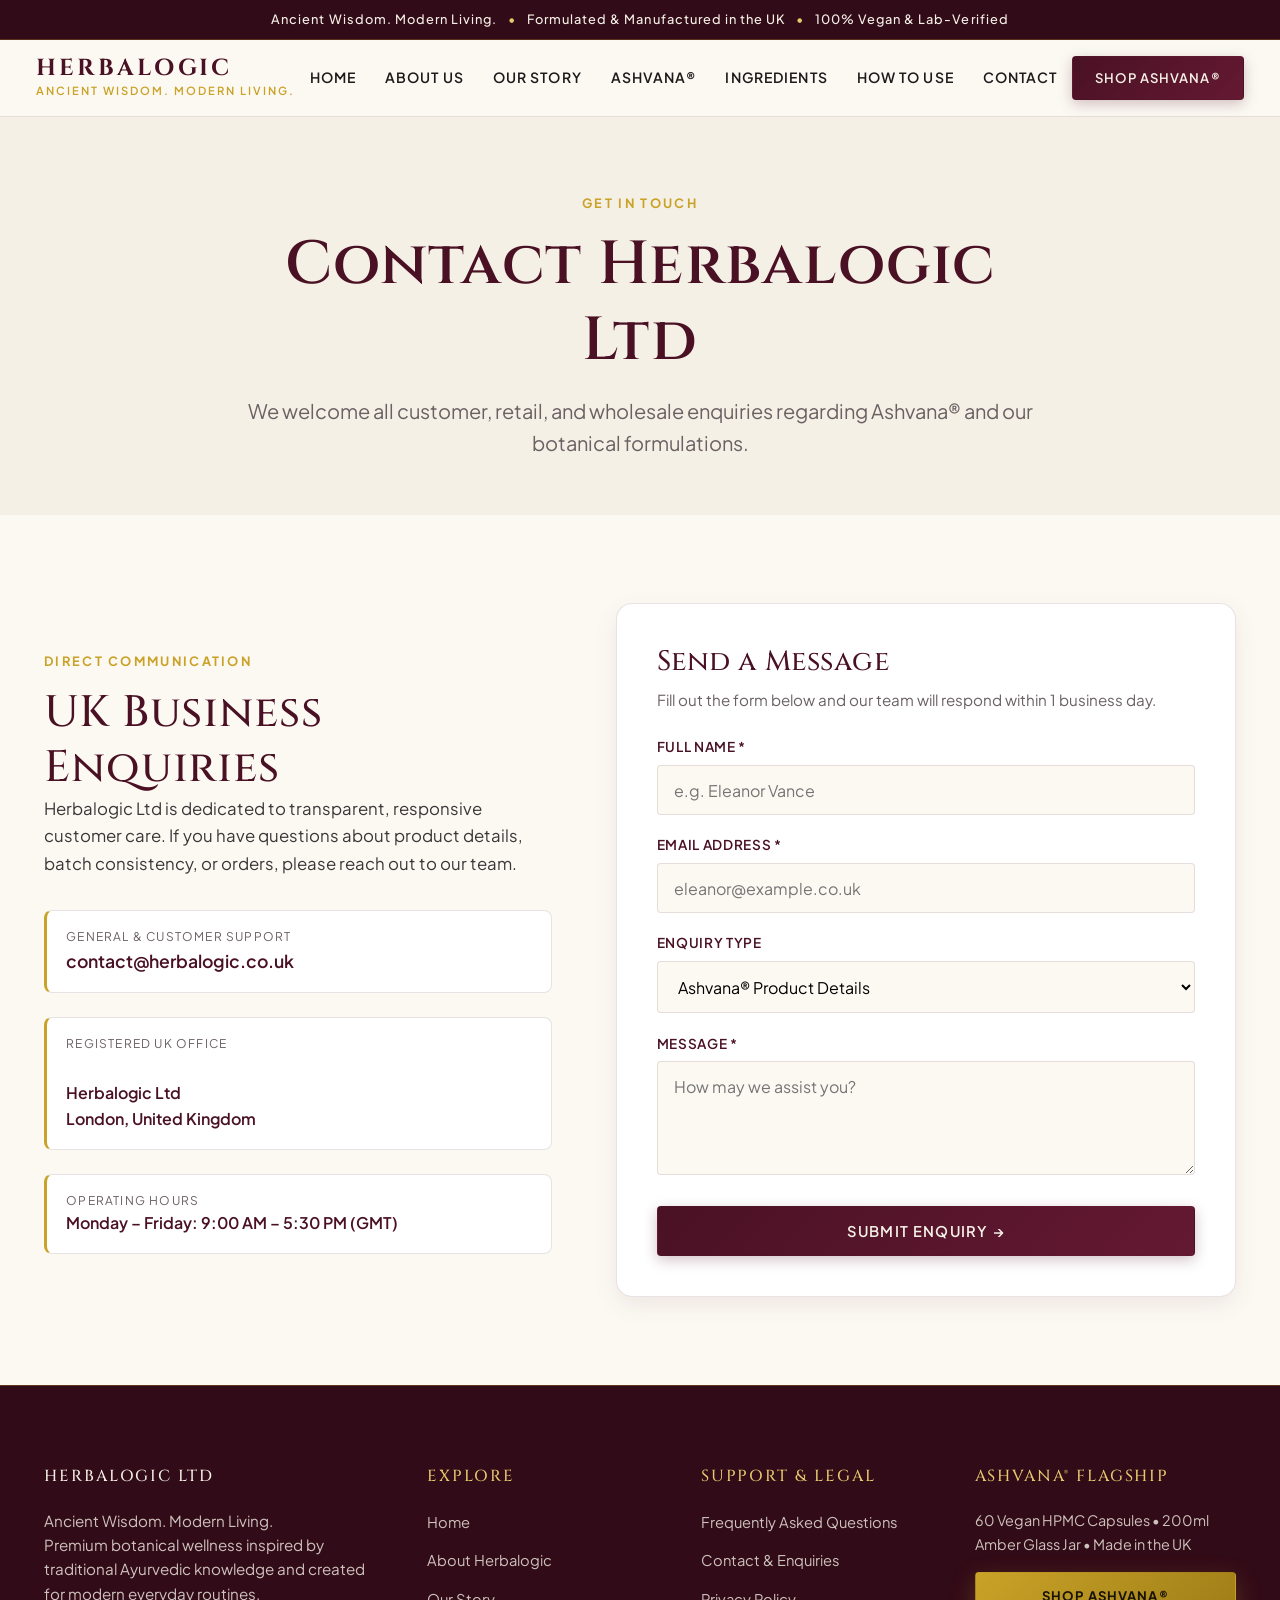
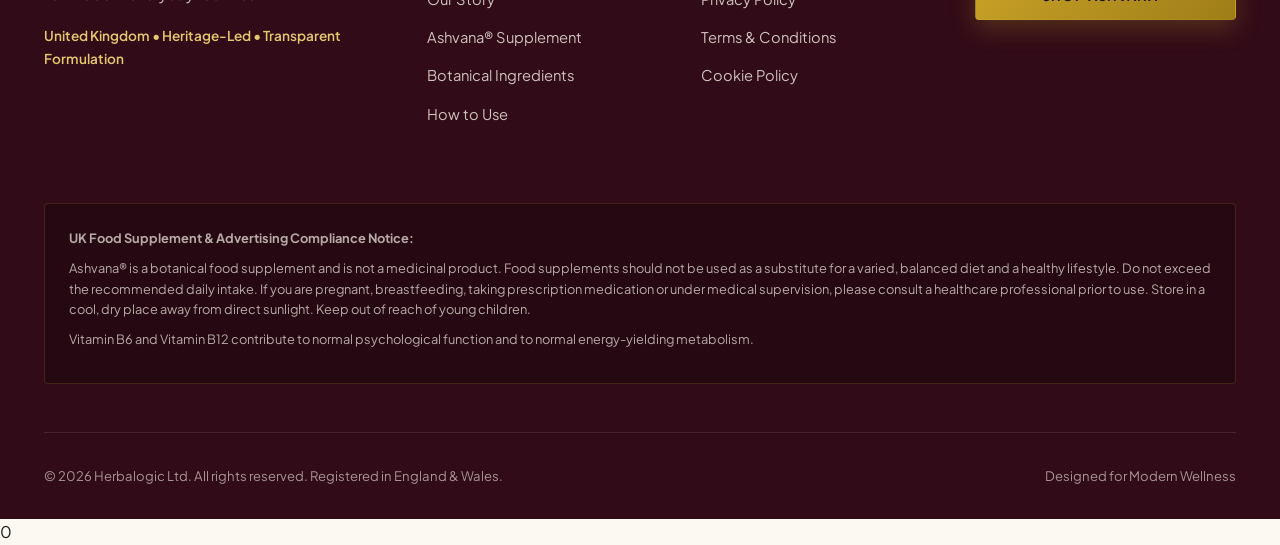
<file: contact.html>
<!DOCTYPE html>
<html> 
  <meta charset="UTF-8">
  <meta name="viewport" content="width=device-width, initial-scale=1.0">
  <meta name="description" content="Discover Ashvana®, a premium botanical food supplement from Herbalogic Ltd, inspired by traditional Ayurvedic knowledge and created for modern everyday living.">
  <title>Contact – Herbalogic Ltd | Ashvana</title>
<meta name="robots" content="max-image-preview:large">
<link rel="dns-prefetch" href="//fonts.googleapis.com">


<style id="wp-img-auto-sizes-contain-inline-css">
img:is([sizes=auto i],[sizes^="auto," i]){contain-intrinsic-size:3000px 1500px}
/*# sourceURL=wp-img-auto-sizes-contain-inline-css */
</style>
<style id="wp-emoji-styles-inline-css">

	img.wp-smiley, img.emoji {
		display: inline !important;
		border: none !important;
		box-shadow: none !important;
		height: 1em !important;
		width: 1em !important;
		margin: 0 0.07em !important;
		vertical-align: -0.1em !important;
		background: none !important;
		padding: 0 !important;
	}
/*# sourceURL=wp-emoji-styles-inline-css */
</style>
<style id="wp-block-library-inline-css">
:root{--wp-block-synced-color:#7a00df;--wp-block-synced-color--rgb:122,0,223;--wp-bound-block-color:var(--wp-block-synced-color);--wp-editor-canvas-background:#ddd;--wp-admin-theme-color:#007cba;--wp-admin-theme-color--rgb:0,124,186;--wp-admin-theme-color-darker-10:#006ba1;--wp-admin-theme-color-darker-10--rgb:0,107,160.5;--wp-admin-theme-color-darker-20:#005a87;--wp-admin-theme-color-darker-20--rgb:0,90,135;--wp-admin-border-width-focus:2px}@media (min-resolution:192dpi){:root{--wp-admin-border-width-focus:1.5px}}.wp-element-button{cursor:pointer}:root .has-very-light-gray-background-color{background-color:#eee}:root .has-very-dark-gray-background-color{background-color:#313131}:root .has-very-light-gray-color{color:#eee}:root .has-very-dark-gray-color{color:#313131}:root .has-vivid-green-cyan-to-vivid-cyan-blue-gradient-background{background:linear-gradient(135deg,#00d084,#0693e3)}:root .has-purple-crush-gradient-background{background:linear-gradient(135deg,#34e2e4,#4721fb 50%,#ab1dfe)}:root .has-hazy-dawn-gradient-background{background:linear-gradient(135deg,#faaca8,#dad0ec)}:root .has-subdued-olive-gradient-background{background:linear-gradient(135deg,#fafae1,#67a671)}:root .has-atomic-cream-gradient-background{background:linear-gradient(135deg,#fdd79a,#004a59)}:root .has-nightshade-gradient-background{background:linear-gradient(135deg,#330968,#31cdcf)}:root .has-midnight-gradient-background{background:linear-gradient(135deg,#020381,#2874fc)}:root{--wp--preset--font-size--normal:16px;--wp--preset--font-size--huge:42px}.has-regular-font-size{font-size:1em}.has-larger-font-size{font-size:2.625em}.has-normal-font-size{font-size:var(--wp--preset--font-size--normal)}.has-huge-font-size{font-size:var(--wp--preset--font-size--huge)}:root .has-text-align-center{text-align:center}:root .has-text-align-left{text-align:left}:root .has-text-align-right{text-align:right}.has-fit-text{white-space:nowrap!important}#end-resizable-editor-section{display:none}.aligncenter{clear:both}.items-justified-left{justify-content:flex-start}.items-justified-center{justify-content:center}.items-justified-right{justify-content:flex-end}.items-justified-space-between{justify-content:space-between}.screen-reader-text{word-wrap:normal!important;border:0;clip-path:inset(50%);height:1px;margin:-1px;overflow:hidden;padding:0;position:absolute;width:1px;word-break:normal!important}.screen-reader-text:focus{background-color:#ddd;clip-path:none;color:#444;display:block;font-size:1em;height:auto;left:5px;line-height:normal;padding:15px 23px 14px;text-decoration:none;top:5px;width:auto;z-index:100000}html :where(.has-border-color){border-style:solid}html :where([style^=border-color],[style*=";border-color"],[style*="; border-color"]){border-style:solid}html :where([style^=border-top-color],[style*=";border-top-color"],[style*="; border-top-color"]){border-top-style:solid}html :where([style^=border-right-color],[style*=";border-right-color"],[style*="; border-right-color"]){border-right-style:solid}html :where([style^=border-bottom-color],[style*=";border-bottom-color"],[style*="; border-bottom-color"]){border-bottom-style:solid}html :where([style^=border-left-color],[style*=";border-left-color"],[style*="; border-left-color"]){border-left-style:solid}html :where([style^=border-width],[style*=";border-width"],[style*="; border-width"]){border-style:solid}html :where([style^=border-top-width],[style*=";border-top-width"],[style*="; border-top-width"]){border-top-style:solid}html :where([style^=border-right-width],[style*=";border-right-width"],[style*="; border-right-width"]){border-right-style:solid}html :where([style^=border-bottom-width],[style*=";border-bottom-width"],[style*="; border-bottom-width"]){border-bottom-style:solid}html :where([style^=border-left-width],[style*=";border-left-width"],[style*="; border-left-width"]){border-left-style:solid}html :where(img[class*=wp-image-]){height:auto;max-width:100%}:where(figure){margin:0 0 1em}html :where(.is-position-sticky){--wp-admin--admin-bar--position-offset:var(--wp-admin--admin-bar--height,0px)}@media screen and (max-width:600px){html :where(.is-position-sticky){--wp-admin--admin-bar--position-offset:0px}}

/*# sourceURL=/wp-includes/css/dist/block-library/common.min.css */
</style>
<style id="classic-theme-styles-inline-css">
/*! This file is auto-generated */
.wp-block-button__link{color:#fff;background-color:#32373c;border-radius:9999px;box-shadow:none;text-decoration:none;padding:calc(.667em + 2px) calc(1.333em + 2px);font-size:1.125em}.wp-block-file__button{background:#32373c;color:#fff;text-decoration:none}
/*# sourceURL=/wp-includes/css/classic-themes.min.css */
</style>

<style id="global-styles-inline-css">
:root{--wp--preset--aspect-ratio--square: 1;--wp--preset--aspect-ratio--4-3: 4/3;--wp--preset--aspect-ratio--3-4: 3/4;--wp--preset--aspect-ratio--3-2: 3/2;--wp--preset--aspect-ratio--2-3: 2/3;--wp--preset--aspect-ratio--16-9: 16/9;--wp--preset--aspect-ratio--9-16: 9/16;--wp--preset--color--black: #000000;--wp--preset--color--cyan-bluish-gray: #abb8c3;--wp--preset--color--white: #ffffff;--wp--preset--color--pale-pink: #f78da7;--wp--preset--color--vivid-red: #cf2e2e;--wp--preset--color--luminous-vivid-orange: #ff6900;--wp--preset--color--luminous-vivid-amber: #fcb900;--wp--preset--color--light-green-cyan: #7bdcb5;--wp--preset--color--vivid-green-cyan: #00d084;--wp--preset--color--pale-cyan-blue: #8ed1fc;--wp--preset--color--vivid-cyan-blue: #0693e3;--wp--preset--color--vivid-purple: #9b51e0;--wp--preset--gradient--vivid-cyan-blue-to-vivid-purple: linear-gradient(135deg,rgb(6,147,227) 0%,rgb(155,81,224) 100%);--wp--preset--gradient--light-green-cyan-to-vivid-green-cyan: linear-gradient(135deg,rgb(122,220,180) 0%,rgb(0,208,130) 100%);--wp--preset--gradient--luminous-vivid-amber-to-luminous-vivid-orange: linear-gradient(135deg,rgb(252,185,0) 0%,rgb(255,105,0) 100%);--wp--preset--gradient--luminous-vivid-orange-to-vivid-red: linear-gradient(135deg,rgb(255,105,0) 0%,rgb(207,46,46) 100%);--wp--preset--gradient--very-light-gray-to-cyan-bluish-gray: linear-gradient(135deg,rgb(238,238,238) 0%,rgb(169,184,195) 100%);--wp--preset--gradient--cool-to-warm-spectrum: linear-gradient(135deg,rgb(74,234,220) 0%,rgb(151,120,209) 20%,rgb(207,42,186) 40%,rgb(238,44,130) 60%,rgb(251,105,98) 80%,rgb(254,248,76) 100%);--wp--preset--gradient--blush-light-purple: linear-gradient(135deg,rgb(255,206,236) 0%,rgb(152,150,240) 100%);--wp--preset--gradient--blush-bordeaux: linear-gradient(135deg,rgb(254,205,165) 0%,rgb(254,45,45) 50%,rgb(107,0,62) 100%);--wp--preset--gradient--luminous-dusk: linear-gradient(135deg,rgb(255,203,112) 0%,rgb(199,81,192) 50%,rgb(65,88,208) 100%);--wp--preset--gradient--pale-ocean: linear-gradient(135deg,rgb(255,245,203) 0%,rgb(182,227,212) 50%,rgb(51,167,181) 100%);--wp--preset--gradient--electric-grass: linear-gradient(135deg,rgb(202,248,128) 0%,rgb(113,206,126) 100%);--wp--preset--gradient--midnight: linear-gradient(135deg,rgb(2,3,129) 0%,rgb(40,116,252) 100%);--wp--preset--font-size--small: 13px;--wp--preset--font-size--medium: 20px;--wp--preset--font-size--large: 36px;--wp--preset--font-size--x-large: 42px;--wp--preset--spacing--20: 0.44rem;--wp--preset--spacing--30: 0.67rem;--wp--preset--spacing--40: 1rem;--wp--preset--spacing--50: 1.5rem;--wp--preset--spacing--60: 2.25rem;--wp--preset--spacing--70: 3.38rem;--wp--preset--spacing--80: 5.06rem;--wp--preset--shadow--natural: 6px 6px 9px rgba(0, 0, 0, 0.2);--wp--preset--shadow--deep: 12px 12px 50px rgba(0, 0, 0, 0.4);--wp--preset--shadow--sharp: 6px 6px 0px rgba(0, 0, 0, 0.2);--wp--preset--shadow--outlined: 6px 6px 0px -3px rgb(255, 255, 255), 6px 6px rgb(0, 0, 0);--wp--preset--shadow--crisp: 6px 6px 0px rgb(0, 0, 0);}.wp-block-button{--wp--preset--dimension--25: 25%;--wp--preset--dimension--50: 50%;--wp--preset--dimension--75: 75%;--wp--preset--dimension--100: 100%;}:where(body) { margin: 0; }:where(.is-layout-flex){gap: 0.5em;}:where(.is-layout-grid){gap: 0.5em;}body .is-layout-flex{display: flex;}.is-layout-flex{flex-wrap: wrap;align-items: center;}.is-layout-flex > :is(*, div){margin: 0;}body .is-layout-grid{display: grid;}.is-layout-grid > :is(*, div){margin: 0;}body{padding-top: 0px;padding-right: 0px;padding-bottom: 0px;padding-left: 0px;}:root :where(.wp-element-button, .wp-block-button__link){background-color: #32373c;border-width: 0;color: #fff;font-family: inherit;font-size: inherit;font-style: inherit;font-weight: inherit;letter-spacing: inherit;line-height: inherit;padding-top: calc(0.667em + 2px);padding-right: calc(1.333em + 2px);padding-bottom: calc(0.667em + 2px);padding-left: calc(1.333em + 2px);text-decoration: none;text-transform: inherit;}.has-black-color{color: var(--wp--preset--color--black) !important;}.has-cyan-bluish-gray-color{color: var(--wp--preset--color--cyan-bluish-gray) !important;}.has-white-color{color: var(--wp--preset--color--white) !important;}.has-pale-pink-color{color: var(--wp--preset--color--pale-pink) !important;}.has-vivid-red-color{color: var(--wp--preset--color--vivid-red) !important;}.has-luminous-vivid-orange-color{color: var(--wp--preset--color--luminous-vivid-orange) !important;}.has-luminous-vivid-amber-color{color: var(--wp--preset--color--luminous-vivid-amber) !important;}.has-light-green-cyan-color{color: var(--wp--preset--color--light-green-cyan) !important;}.has-vivid-green-cyan-color{color: var(--wp--preset--color--vivid-green-cyan) !important;}.has-pale-cyan-blue-color{color: var(--wp--preset--color--pale-cyan-blue) !important;}.has-vivid-cyan-blue-color{color: var(--wp--preset--color--vivid-cyan-blue) !important;}.has-vivid-purple-color{color: var(--wp--preset--color--vivid-purple) !important;}.has-black-background-color{background-color: var(--wp--preset--color--black) !important;}.has-cyan-bluish-gray-background-color{background-color: var(--wp--preset--color--cyan-bluish-gray) !important;}.has-white-background-color{background-color: var(--wp--preset--color--white) !important;}.has-pale-pink-background-color{background-color: var(--wp--preset--color--pale-pink) !important;}.has-vivid-red-background-color{background-color: var(--wp--preset--color--vivid-red) !important;}.has-luminous-vivid-orange-background-color{background-color: var(--wp--preset--color--luminous-vivid-orange) !important;}.has-luminous-vivid-amber-background-color{background-color: var(--wp--preset--color--luminous-vivid-amber) !important;}.has-light-green-cyan-background-color{background-color: var(--wp--preset--color--light-green-cyan) !important;}.has-vivid-green-cyan-background-color{background-color: var(--wp--preset--color--vivid-green-cyan) !important;}.has-pale-cyan-blue-background-color{background-color: var(--wp--preset--color--pale-cyan-blue) !important;}.has-vivid-cyan-blue-background-color{background-color: var(--wp--preset--color--vivid-cyan-blue) !important;}.has-vivid-purple-background-color{background-color: var(--wp--preset--color--vivid-purple) !important;}.has-black-border-color{border-color: var(--wp--preset--color--black) !important;}.has-cyan-bluish-gray-border-color{border-color: var(--wp--preset--color--cyan-bluish-gray) !important;}.has-white-border-color{border-color: var(--wp--preset--color--white) !important;}.has-pale-pink-border-color{border-color: var(--wp--preset--color--pale-pink) !important;}.has-vivid-red-border-color{border-color: var(--wp--preset--color--vivid-red) !important;}.has-luminous-vivid-orange-border-color{border-color: var(--wp--preset--color--luminous-vivid-orange) !important;}.has-luminous-vivid-amber-border-color{border-color: var(--wp--preset--color--luminous-vivid-amber) !important;}.has-light-green-cyan-border-color{border-color: var(--wp--preset--color--light-green-cyan) !important;}.has-vivid-green-cyan-border-color{border-color: var(--wp--preset--color--vivid-green-cyan) !important;}.has-pale-cyan-blue-border-color{border-color: var(--wp--preset--color--pale-cyan-blue) !important;}.has-vivid-cyan-blue-border-color{border-color: var(--wp--preset--color--vivid-cyan-blue) !important;}.has-vivid-purple-border-color{border-color: var(--wp--preset--color--vivid-purple) !important;}.has-vivid-cyan-blue-to-vivid-purple-gradient-background{background: var(--wp--preset--gradient--vivid-cyan-blue-to-vivid-purple) !important;}.has-light-green-cyan-to-vivid-green-cyan-gradient-background{background: var(--wp--preset--gradient--light-green-cyan-to-vivid-green-cyan) !important;}.has-luminous-vivid-amber-to-luminous-vivid-orange-gradient-background{background: var(--wp--preset--gradient--luminous-vivid-amber-to-luminous-vivid-orange) !important;}.has-luminous-vivid-orange-to-vivid-red-gradient-background{background: var(--wp--preset--gradient--luminous-vivid-orange-to-vivid-red) !important;}.has-very-light-gray-to-cyan-bluish-gray-gradient-background{background: var(--wp--preset--gradient--very-light-gray-to-cyan-bluish-gray) !important;}.has-cool-to-warm-spectrum-gradient-background{background: var(--wp--preset--gradient--cool-to-warm-spectrum) !important;}.has-blush-light-purple-gradient-background{background: var(--wp--preset--gradient--blush-light-purple) !important;}.has-blush-bordeaux-gradient-background{background: var(--wp--preset--gradient--blush-bordeaux) !important;}.has-luminous-dusk-gradient-background{background: var(--wp--preset--gradient--luminous-dusk) !important;}.has-pale-ocean-gradient-background{background: var(--wp--preset--gradient--pale-ocean) !important;}.has-electric-grass-gradient-background{background: var(--wp--preset--gradient--electric-grass) !important;}.has-midnight-gradient-background{background: var(--wp--preset--gradient--midnight) !important;}.has-small-font-size{font-size: var(--wp--preset--font-size--small) !important;}.has-medium-font-size{font-size: var(--wp--preset--font-size--medium) !important;}.has-large-font-size{font-size: var(--wp--preset--font-size--large) !important;}.has-x-large-font-size{font-size: var(--wp--preset--font-size--x-large) !important;}
/*# sourceURL=global-styles-inline-css */
</style>

<link rel="stylesheet" id="herbalogic-fonts-css" href="https://fonts.googleapis.com/css2?family=Cinzel:wght@500;600;700&amp;family=Cormorant+Garamond:ital,wght@0,400;0,500;0,600;1,400&amp;family=Plus+Jakarta+Sans:wght@400;500;600;700&amp;display=swap" media="all">
<link rel="stylesheet" id="herbalogic-style-css" href="assets/css/style.css" media="all">
<link rel="EditURI" type="application/rsd+xml" title="RSD" href="/xmlrpc.php?rsd">
<meta name="generator" content="WordPress 7.1.3">
<link rel="canonical" href="/contact/">
<link rel="shortlink" href="/?p=11">



<!-- Announcement Bar -->
<div class="hl-announcement-bar">
  Ancient Wisdom. Modern Living. <span>•</span> Formulated &amp; Manufactured in the UK <span>•</span> 100% Vegan &amp; Lab-Verified
</div>

<!-- Header -->
<header class="hl-header">
  <div class="hl-container hl-header-inner">
    <a href="index.html" class="hl-brand" aria-label="Herbalogic Ltd Home">
      <span class="hl-brand-title">HERBALOGIC</span>
      <span class="hl-brand-tagline">Ancient Wisdom. Modern Living.</span>
    </a>

    <nav class="hl-nav" id="primary-navigation" aria-label="Main Navigation">
      <a href="index.html">Home</a>
      <a href="about.html">About Us</a>
      <a href="our-story.html">Our Story</a>
      <a href="ashvana-product.html">Ashvana®</a>
      <a href="ingredients.html">Ingredients</a>
      <a href="how-to-use.html">How to Use</a>
      <a href="contact.html">Contact</a>
    </nav>

    <div class="hl-header-actions">
      <a href="ashvana-product.html" class="btn btn-primary" style="padding: 0.65rem 1.4rem; font-size: 0.82rem;">
        Shop Ashvana®      </a>
      <button class="hl-mobile-toggle" id="mobile-menu-toggle" aria-label="Open Navigation Menu" aria-expanded="false">
        <svg fill="none" stroke="currentColor" viewbox="0 0 24 24" xmlns="http://www.w3.org/2000/svg">
          <path stroke-linecap="round" stroke-linejoin="round" stroke-width="2" d="M4 6h16M4 12h16m-7 6h7"></path>
        </svg>
      </button>
    </div>
  </div>
</header>

<main>
  <!-- Hero -->
  <section class="hl-section hl-section-warm" style="padding: 4.5rem 0 3.5rem;">
    <div class="hl-container hl-container-narrow" style="text-align: center;">
      <span class="eyebrow">Get In Touch</span>
      <h1>Contact Herbalogic Ltd</h1>
      <p class="hl-hero-subtitle" style="margin-top: 1rem;">
        We welcome all customer, retail, and wholesale enquiries regarding Ashvana® and our botanical formulations.
      </p>
    </div>
  </section>

  <!-- Contact Grid -->
  <section class="hl-section">
    <div class="hl-container">
      <div class="hl-story-grid">
        <!-- Contact Information -->
        <div class="hl-story-content">
          <span class="eyebrow">Direct Communication</span>
          <h2>UK Business Enquiries</h2>
          <p>
            Herbalogic Ltd is dedicated to transparent, responsive customer care. If you have questions about product details, batch consistency, or orders, please reach out to our team.
          </p>

          <div style="margin-top: 2rem; display: flex; flex-direction: column; gap: 1.5rem;">
            <div class="hl-spec-card">
              <div class="hl-spec-label">General &amp; Customer Support</div>
              <div class="hl-spec-value" style="font-size: 1.1rem; color: var(--color-burgundy);">
                <a href="mailto:contact@herbalogic.co.uk">contact@herbalogic.co.uk</a>
              </div>
            </div>

            <div class="hl-spec-card">
              <div class="hl-spec-label">Registered UK Office</div>
              <div class="hl-spec-value" style="white-space: pre-line; font-size: 1rem;">
                Herbalogic Ltd
London, United Kingdom              </div>
            </div>

            <div class="hl-spec-card">
              <div class="hl-spec-label">Operating Hours</div>
              <div class="hl-spec-value">Monday – Friday: 9:00 AM – 5:30 PM (GMT)</div>
            </div>
          </div>
        </div>

        <!-- Contact Form -->
        <div style="background: #FFFFFF; border: 1px solid var(--color-border); border-radius: var(--radius-lg); padding: 2.5rem; box-shadow: var(--shadow-md);">
          <h3 style="margin-bottom: 0.5rem;">Send a Message</h3>
          <p class="text-muted" style="font-size: 0.95rem; margin-bottom: 1.5rem;">Fill out the form below and our team will respond within 1 business day.</p>

          <form action="#" method="post" onsubmit="event.preventDefault(); alert('Thank you for reaching out to Herbalogic Ltd. We will respond promptly.');">
            <div style="margin-bottom: 1.2rem;">
              <label style="display: block; font-size: 0.85rem; font-weight: 600; text-transform: uppercase; letter-spacing: 0.05em; margin-bottom: 0.4rem; color: var(--color-burgundy);">Full Name *</label>
              <input type="text" required placeholder="e.g. Eleanor Vance" style="width: 100%; padding: 0.85rem 1rem; border: 1px solid var(--color-border); border-radius: var(--radius-sm); font-size: 1rem; background: var(--color-ivory-light);">
            </div>

            <div style="margin-bottom: 1.2rem;">
              <label style="display: block; font-size: 0.85rem; font-weight: 600; text-transform: uppercase; letter-spacing: 0.05em; margin-bottom: 0.4rem; color: var(--color-burgundy);">Email Address *</label>
              <input type="email" required placeholder="eleanor@example.co.uk" style="width: 100%; padding: 0.85rem 1rem; border: 1px solid var(--color-border); border-radius: var(--radius-sm); font-size: 1rem; background: var(--color-ivory-light);">
            </div>

            <div style="margin-bottom: 1.2rem;">
              <label style="display: block; font-size: 0.85rem; font-weight: 600; text-transform: uppercase; letter-spacing: 0.05em; margin-bottom: 0.4rem; color: var(--color-burgundy);">Enquiry Type</label>
              <select style="width: 100%; padding: 0.85rem 1rem; border: 1px solid var(--color-border); border-radius: var(--radius-sm); font-size: 1rem; background: var(--color-ivory-light);">
                <option value="product">Ashvana® Product Details</option>
                <option value="order">Order &amp; Delivery Assistance</option>
                <option value="wholesale">Retail &amp; Wholesale Enquiries</option>
                <option value="press">Press &amp; Partnerships</option>
              </select>
            </div>

            <div style="margin-bottom: 1.5rem;">
              <label style="display: block; font-size: 0.85rem; font-weight: 600; text-transform: uppercase; letter-spacing: 0.05em; margin-bottom: 0.4rem; color: var(--color-burgundy);">Message *</label>
              <textarea rows="4" required placeholder="How may we assist you?" style="width: 100%; padding: 0.85rem 1rem; border: 1px solid var(--color-border); border-radius: var(--radius-sm); font-size: 1rem; background: var(--color-ivory-light); resize: vertical;"></textarea>
            </div>

            <button type="submit" class="btn btn-primary" style="width: 100%;">
              Submit Enquiry →
            </button>
          </form>
        </div>
      </div>
    </div>
  </section>
</main>

<footer class="hl-footer">
  <div class="hl-container">
    <div class="hl-footer-grid">
      <!-- Col 1: Brand Info -->
      <div>
        <h4 style="color: var(--color-ivory);">HERBALOGIC LTD</h4>
        <p style="color: rgba(245, 240, 230, 0.8); font-size: 0.95rem; line-height: 1.6; margin-bottom: 1.2rem;">
          Ancient Wisdom. Modern Living.<br>
          Premium botanical wellness inspired by traditional Ayurvedic knowledge and created for modern everyday routines.
        </p>
        <p style="color: var(--color-gold-light); font-size: 0.85rem; font-weight: 600;">
          United Kingdom • Heritage-Led • Transparent Formulation
        </p>
      </div>

      <!-- Col 2: Navigation -->
      <div>
        <h4>Explore</h4>
        <ul class="hl-footer-links">
          <li><a href="index.html">Home</a></li>
          <li><a href="about.html">About Herbalogic</a></li>
          <li><a href="our-story.html">Our Story</a></li>
          <li><a href="ashvana-product.html">Ashvana® Supplement</a></li>
          <li><a href="ingredients.html">Botanical Ingredients</a></li>
          <li><a href="how-to-use.html">How to Use</a></li>
        </ul>
      </div>

      <!-- Col 3: Support & Legal -->
      <div>
        <h4>Support &amp; Legal</h4>
        <ul class="hl-footer-links">
          <li><a href="faq.html">Frequently Asked Questions</a></li>
          <li><a href="contact.html">Contact &amp; Enquiries</a></li>
          <li><a href="privacy-policy.html">Privacy Policy</a></li>
          <li><a href="terms-and-conditions.html">Terms &amp; Conditions</a></li>
          <li><a href="cookie-policy.html">Cookie Policy</a></li>
        </ul>
      </div>

      <!-- Col 4: Ashvana Flagship -->
      <div>
        <h4>Ashvana® Flagship</h4>
        <p style="color: rgba(245, 240, 230, 0.8); font-size: 0.9rem; margin-bottom: 1rem;">
          60 Vegan HPMC Capsules • 200ml Amber Glass Jar • Made in the UK
        </p>
        <a href="https://www.amazon.co.uk/" target="_blank" rel="noopener noreferrer" class="btn btn-gold" style="padding: 0.75rem 1.4rem; font-size: 0.82rem; width: 100%;">
          Shop Ashvana®        </a>
      </div>
    </div>

    <!-- Compliance Guardrail Disclaimer (Mandatory UK Food Supplement Rules) -->
    <div class="hl-footer-compliance">
      <p><strong>UK Food Supplement &amp; Advertising Compliance Notice:</strong></p>
      <p>Ashvana® is a botanical food supplement and is not a medicinal product. Food supplements should not be used as a substitute for a varied, balanced diet and a healthy lifestyle. Do not exceed the recommended daily intake. If you are pregnant, breastfeeding, taking prescription medication or under medical supervision, please consult a healthcare professional prior to use. Store in a cool, dry place away from direct sunlight. Keep out of reach of young children.</p>
      <p>Vitamin B6 and Vitamin B12 contribute to normal psychological function and to normal energy-yielding metabolism.</p>
    </div>

    <!-- Bottom Copyright -->
    <div class="hl-footer-bottom">
      <div>
        © 2026 Herbalogic Ltd. All rights reserved. Registered in England &amp; Wales.
      </div>
      <div>
        Designed for Modern Wellness
      </div>
    </div>
  </div>
</footer>

<script type="speculationrules">
{"prefetch":[{"source":"document","where":{"and":[{"href_matches":"/herbalogic/*"},{"not":{"href_matches":["/herbalogic/wp-*.php","/herbalogic/wp-admin/*","/herbalogic/wp-content/uploads/*","/herbalogic/wp-content/*","/herbalogic/wp-content/plugins/*","/herbalogic/wp-content/themes/herbalogic-ashvana/*","/herbalogic/*\\?(.+)"]}},{"not":{"selector_matches":"a[rel~=\"nofollow\"]"}},{"not":{"selector_matches":".no-prefetch, .no-prefetch a"}}]},"eagerness":"conservative"}]}
</script>
<script id="herbalogic-main-js" src="assets/js/main.js?ver=1.0.0"></script>
<script id="wp-emoji-settings" type="application/json">
{"baseUrl":"https://s.w.org/images/core/emoji/17.0.2/72x72/","ext":".png","svgUrl":"https://s.w.org/images/core/emoji/17.0.2/svg/","svgExt":".svg","source":{"concatemoji":"wp-includes/js/wp-emoji-release.min.js?ver=7.1.3"}}
</script>
<script type="module">
/*! This file is auto-generated */
var e="script#wp-emoji-settings",t=document.querySelector(e);if(!(t instanceof HTMLScriptElement))throw new Error("Element missing: "+e);const r=JSON.parse(t.text),s=(window._wpemojiSettings=r,"wpEmojiSettingsSupports"),o=["flag","emoji"];function i(e){try{var t={supportTests:e,timestamp:(new Date).valueOf()};sessionStorage.setItem(s,JSON.stringify(t))}catch(e){}}function c(e,t,n){e.clearRect(0,0,e.canvas.width,e.canvas.height),e.fillText(t,0,0);t=new Uint32Array(e.getImageData(0,0,e.canvas.width,e.canvas.height).data);e.clearRect(0,0,e.canvas.width,e.canvas.height),e.fillText(n,0,0);const r=new Uint32Array(e.getImageData(0,0,e.canvas.width,e.canvas.height).data);return t.every((e,t)=>e===r[t])}function p(e,t){e.clearRect(0,0,e.canvas.width,e.canvas.height),e.fillText(t,0,0);var n=e.getImageData(16,16,1,1);for(let e=0;e<n.data.length;e++)if(0!==n.data[e])return!1;return!0}function u(e,t,n,r){switch(t){case"flag":return n(e,"\ud83c\udff3\ufe0f\u200d\u26a7\ufe0f","\ud83c\udff3\ufe0f\u200b\u26a7\ufe0f")?!1:!n(e,"\ud83c\udde8\ud83c\uddf6","\ud83c\udde8\u200b\ud83c\uddf6")&&!n(e,"\ud83c\udff4\udb40\udc67\udb40\udc62\udb40\udc65\udb40\udc6e\udb40\udc67\udb40\udc7f","\ud83c\udff4\u200b\udb40\udc67\u200b\udb40\udc62\u200b\udb40\udc65\u200b\udb40\udc6e\u200b\udb40\udc67\u200b\udb40\udc7f");case"emoji":return!r(e,"\ud83e\u1fac8")}return!1}function f(e,t,n,r){let a;const s=(a="undefined"!=typeof WorkerGlobalScope&&self instanceof WorkerGlobalScope?new OffscreenCanvas(300,150):document.createElement("canvas")).getContext("2d",{willReadFrequently:!0}),o=(s.textBaseline="top",s.font="600 32px Arial",{});return e.forEach(e=>{o[e]=t(s,e,n,r)}),o}function a(e){var t=document.createElement("script");t.src=e,t.defer=!0,document.head.appendChild(t)}r.supports={everything:!0,everythingExceptFlag:!0},new Promise(t=>{let n=function(){try{var e=JSON.parse(sessionStorage.getItem(s));if("object"==typeof e&&"number"==typeof e.timestamp&&(new Date).valueOf()<e.timestamp+604800&&"object"==typeof e.supportTests)return e.supportTests}catch(e){}return null}();if(!n){if("undefined"!=typeof Worker&&"undefined"!=typeof OffscreenCanvas&&"undefined"!=typeof URL&&URL.createObjectURL&&"undefined"!=typeof Blob)try{var e="postMessage("+f.toString()+"("+[JSON.stringify(o),u.toString(),c.toString(),p.toString()].join(",")+"));",r=new Blob([e],{type:"text/javascript"});const a=new Worker(URL.createObjectURL(r),{name:"wpTestEmojiSupports"});return void(a.onmessage=e=>{i(n=e.data),a.terminate(),t(n)})}catch(e){}i(n=f(o,u,c,p))}t(n)}).then(e=>{for(const n in e)r.supports[n]=e[n],r.supports.everything=r.supports.everything&&r.supports[n],"flag"!==n&&(r.supports.everythingExceptFlag=r.supports.everythingExceptFlag&&r.supports[n]);var t;r.supports.everythingExceptFlag=r.supports.everythingExceptFlag&&!r.supports.flag,r.supports.everything||((t=r.source||{}).concatemoji?a(t.concatemoji):t.wpemoji&&t.twemoji&&(a(t.twemoji),a(t.wpemoji)))});
//# sourceURL=/wp-includes/js/wp-emoji-loader.min.js
</script>



0

</body></html>
</file>
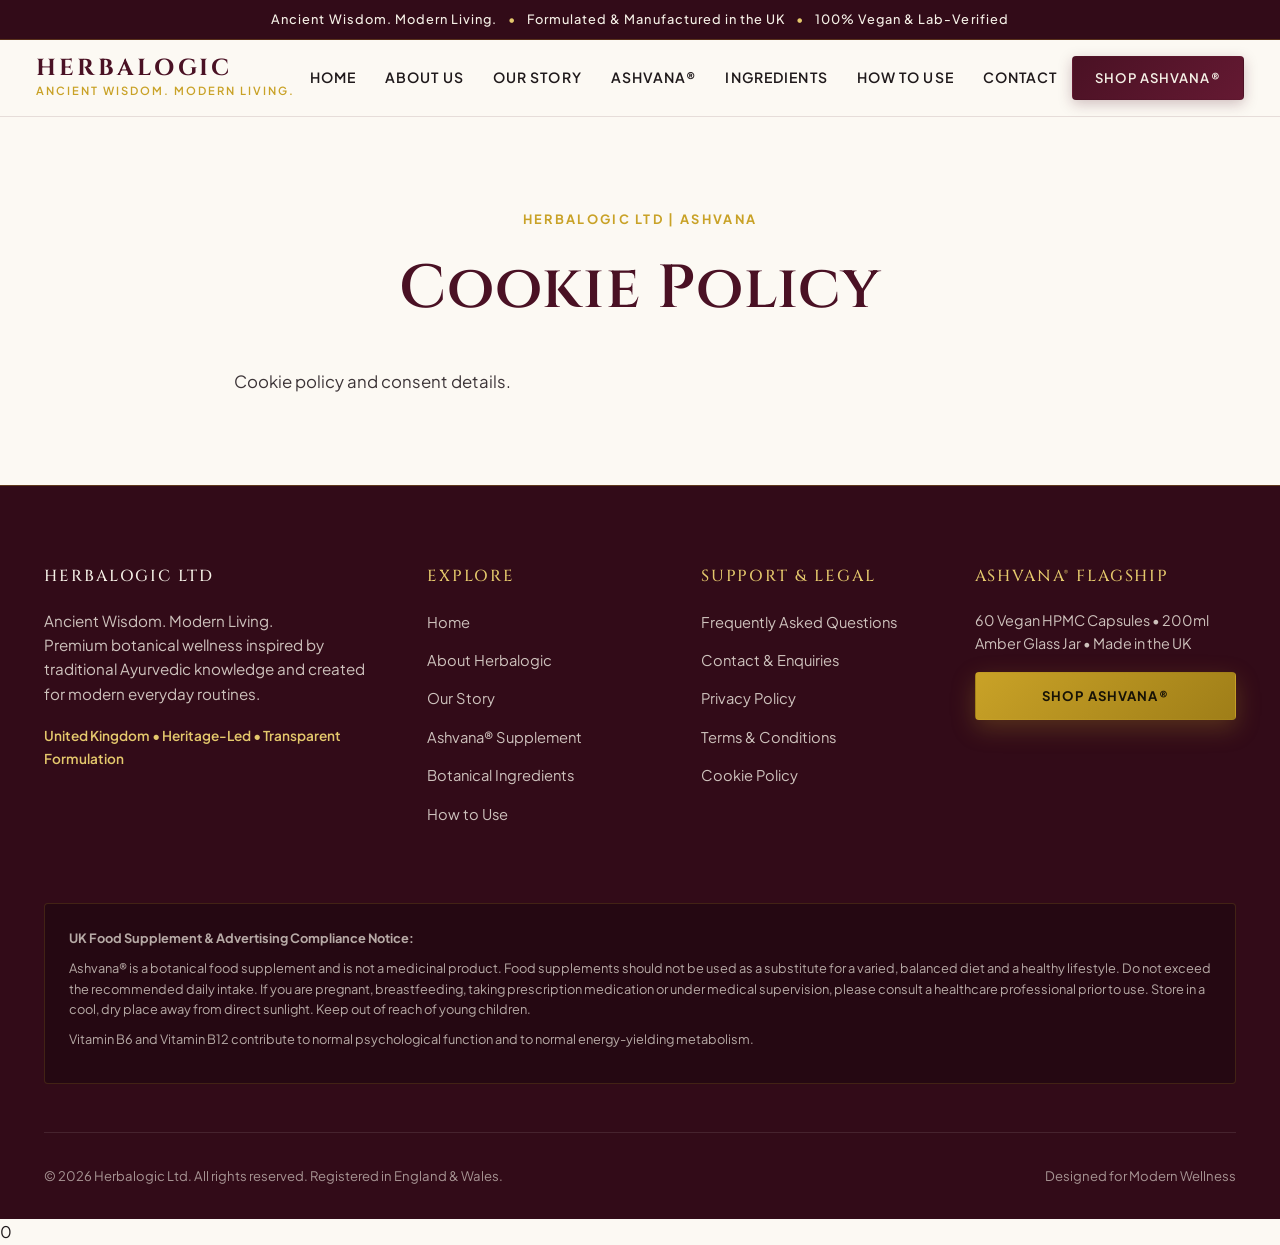
<file: cookie-policy.html>
<!DOCTYPE html>
<html> 
  <meta charset="UTF-8">
  <meta name="viewport" content="width=device-width, initial-scale=1.0">
  <meta name="description" content="Discover Ashvana®, a premium botanical food supplement from Herbalogic Ltd, inspired by traditional Ayurvedic knowledge and created for modern everyday living.">
  <title>Cookie Policy – Herbalogic Ltd | Ashvana</title>
<meta name="robots" content="max-image-preview:large">
<link rel="dns-prefetch" href="//fonts.googleapis.com">


<style id="wp-img-auto-sizes-contain-inline-css">
img:is([sizes=auto i],[sizes^="auto," i]){contain-intrinsic-size:3000px 1500px}
/*# sourceURL=wp-img-auto-sizes-contain-inline-css */
</style>
<style id="wp-emoji-styles-inline-css">

	img.wp-smiley, img.emoji {
		display: inline !important;
		border: none !important;
		box-shadow: none !important;
		height: 1em !important;
		width: 1em !important;
		margin: 0 0.07em !important;
		vertical-align: -0.1em !important;
		background: none !important;
		padding: 0 !important;
	}
/*# sourceURL=wp-emoji-styles-inline-css */
</style>
<style id="wp-block-library-inline-css">
:root{--wp-block-synced-color:#7a00df;--wp-block-synced-color--rgb:122,0,223;--wp-bound-block-color:var(--wp-block-synced-color);--wp-editor-canvas-background:#ddd;--wp-admin-theme-color:#007cba;--wp-admin-theme-color--rgb:0,124,186;--wp-admin-theme-color-darker-10:#006ba1;--wp-admin-theme-color-darker-10--rgb:0,107,160.5;--wp-admin-theme-color-darker-20:#005a87;--wp-admin-theme-color-darker-20--rgb:0,90,135;--wp-admin-border-width-focus:2px}@media (min-resolution:192dpi){:root{--wp-admin-border-width-focus:1.5px}}.wp-element-button{cursor:pointer}:root .has-very-light-gray-background-color{background-color:#eee}:root .has-very-dark-gray-background-color{background-color:#313131}:root .has-very-light-gray-color{color:#eee}:root .has-very-dark-gray-color{color:#313131}:root .has-vivid-green-cyan-to-vivid-cyan-blue-gradient-background{background:linear-gradient(135deg,#00d084,#0693e3)}:root .has-purple-crush-gradient-background{background:linear-gradient(135deg,#34e2e4,#4721fb 50%,#ab1dfe)}:root .has-hazy-dawn-gradient-background{background:linear-gradient(135deg,#faaca8,#dad0ec)}:root .has-subdued-olive-gradient-background{background:linear-gradient(135deg,#fafae1,#67a671)}:root .has-atomic-cream-gradient-background{background:linear-gradient(135deg,#fdd79a,#004a59)}:root .has-nightshade-gradient-background{background:linear-gradient(135deg,#330968,#31cdcf)}:root .has-midnight-gradient-background{background:linear-gradient(135deg,#020381,#2874fc)}:root{--wp--preset--font-size--normal:16px;--wp--preset--font-size--huge:42px}.has-regular-font-size{font-size:1em}.has-larger-font-size{font-size:2.625em}.has-normal-font-size{font-size:var(--wp--preset--font-size--normal)}.has-huge-font-size{font-size:var(--wp--preset--font-size--huge)}:root .has-text-align-center{text-align:center}:root .has-text-align-left{text-align:left}:root .has-text-align-right{text-align:right}.has-fit-text{white-space:nowrap!important}#end-resizable-editor-section{display:none}.aligncenter{clear:both}.items-justified-left{justify-content:flex-start}.items-justified-center{justify-content:center}.items-justified-right{justify-content:flex-end}.items-justified-space-between{justify-content:space-between}.screen-reader-text{word-wrap:normal!important;border:0;clip-path:inset(50%);height:1px;margin:-1px;overflow:hidden;padding:0;position:absolute;width:1px;word-break:normal!important}.screen-reader-text:focus{background-color:#ddd;clip-path:none;color:#444;display:block;font-size:1em;height:auto;left:5px;line-height:normal;padding:15px 23px 14px;text-decoration:none;top:5px;width:auto;z-index:100000}html :where(.has-border-color){border-style:solid}html :where([style^=border-color],[style*=";border-color"],[style*="; border-color"]){border-style:solid}html :where([style^=border-top-color],[style*=";border-top-color"],[style*="; border-top-color"]){border-top-style:solid}html :where([style^=border-right-color],[style*=";border-right-color"],[style*="; border-right-color"]){border-right-style:solid}html :where([style^=border-bottom-color],[style*=";border-bottom-color"],[style*="; border-bottom-color"]){border-bottom-style:solid}html :where([style^=border-left-color],[style*=";border-left-color"],[style*="; border-left-color"]){border-left-style:solid}html :where([style^=border-width],[style*=";border-width"],[style*="; border-width"]){border-style:solid}html :where([style^=border-top-width],[style*=";border-top-width"],[style*="; border-top-width"]){border-top-style:solid}html :where([style^=border-right-width],[style*=";border-right-width"],[style*="; border-right-width"]){border-right-style:solid}html :where([style^=border-bottom-width],[style*=";border-bottom-width"],[style*="; border-bottom-width"]){border-bottom-style:solid}html :where([style^=border-left-width],[style*=";border-left-width"],[style*="; border-left-width"]){border-left-style:solid}html :where(img[class*=wp-image-]){height:auto;max-width:100%}:where(figure){margin:0 0 1em}html :where(.is-position-sticky){--wp-admin--admin-bar--position-offset:var(--wp-admin--admin-bar--height,0px)}@media screen and (max-width:600px){html :where(.is-position-sticky){--wp-admin--admin-bar--position-offset:0px}}

/*# sourceURL=/wp-includes/css/dist/block-library/common.min.css */
</style>
<style id="classic-theme-styles-inline-css">
/*! This file is auto-generated */
.wp-block-button__link{color:#fff;background-color:#32373c;border-radius:9999px;box-shadow:none;text-decoration:none;padding:calc(.667em + 2px) calc(1.333em + 2px);font-size:1.125em}.wp-block-file__button{background:#32373c;color:#fff;text-decoration:none}
/*# sourceURL=/wp-includes/css/classic-themes.min.css */
</style>

<style id="global-styles-inline-css">
:root{--wp--preset--aspect-ratio--square: 1;--wp--preset--aspect-ratio--4-3: 4/3;--wp--preset--aspect-ratio--3-4: 3/4;--wp--preset--aspect-ratio--3-2: 3/2;--wp--preset--aspect-ratio--2-3: 2/3;--wp--preset--aspect-ratio--16-9: 16/9;--wp--preset--aspect-ratio--9-16: 9/16;--wp--preset--color--black: #000000;--wp--preset--color--cyan-bluish-gray: #abb8c3;--wp--preset--color--white: #ffffff;--wp--preset--color--pale-pink: #f78da7;--wp--preset--color--vivid-red: #cf2e2e;--wp--preset--color--luminous-vivid-orange: #ff6900;--wp--preset--color--luminous-vivid-amber: #fcb900;--wp--preset--color--light-green-cyan: #7bdcb5;--wp--preset--color--vivid-green-cyan: #00d084;--wp--preset--color--pale-cyan-blue: #8ed1fc;--wp--preset--color--vivid-cyan-blue: #0693e3;--wp--preset--color--vivid-purple: #9b51e0;--wp--preset--gradient--vivid-cyan-blue-to-vivid-purple: linear-gradient(135deg,rgb(6,147,227) 0%,rgb(155,81,224) 100%);--wp--preset--gradient--light-green-cyan-to-vivid-green-cyan: linear-gradient(135deg,rgb(122,220,180) 0%,rgb(0,208,130) 100%);--wp--preset--gradient--luminous-vivid-amber-to-luminous-vivid-orange: linear-gradient(135deg,rgb(252,185,0) 0%,rgb(255,105,0) 100%);--wp--preset--gradient--luminous-vivid-orange-to-vivid-red: linear-gradient(135deg,rgb(255,105,0) 0%,rgb(207,46,46) 100%);--wp--preset--gradient--very-light-gray-to-cyan-bluish-gray: linear-gradient(135deg,rgb(238,238,238) 0%,rgb(169,184,195) 100%);--wp--preset--gradient--cool-to-warm-spectrum: linear-gradient(135deg,rgb(74,234,220) 0%,rgb(151,120,209) 20%,rgb(207,42,186) 40%,rgb(238,44,130) 60%,rgb(251,105,98) 80%,rgb(254,248,76) 100%);--wp--preset--gradient--blush-light-purple: linear-gradient(135deg,rgb(255,206,236) 0%,rgb(152,150,240) 100%);--wp--preset--gradient--blush-bordeaux: linear-gradient(135deg,rgb(254,205,165) 0%,rgb(254,45,45) 50%,rgb(107,0,62) 100%);--wp--preset--gradient--luminous-dusk: linear-gradient(135deg,rgb(255,203,112) 0%,rgb(199,81,192) 50%,rgb(65,88,208) 100%);--wp--preset--gradient--pale-ocean: linear-gradient(135deg,rgb(255,245,203) 0%,rgb(182,227,212) 50%,rgb(51,167,181) 100%);--wp--preset--gradient--electric-grass: linear-gradient(135deg,rgb(202,248,128) 0%,rgb(113,206,126) 100%);--wp--preset--gradient--midnight: linear-gradient(135deg,rgb(2,3,129) 0%,rgb(40,116,252) 100%);--wp--preset--font-size--small: 13px;--wp--preset--font-size--medium: 20px;--wp--preset--font-size--large: 36px;--wp--preset--font-size--x-large: 42px;--wp--preset--spacing--20: 0.44rem;--wp--preset--spacing--30: 0.67rem;--wp--preset--spacing--40: 1rem;--wp--preset--spacing--50: 1.5rem;--wp--preset--spacing--60: 2.25rem;--wp--preset--spacing--70: 3.38rem;--wp--preset--spacing--80: 5.06rem;--wp--preset--shadow--natural: 6px 6px 9px rgba(0, 0, 0, 0.2);--wp--preset--shadow--deep: 12px 12px 50px rgba(0, 0, 0, 0.4);--wp--preset--shadow--sharp: 6px 6px 0px rgba(0, 0, 0, 0.2);--wp--preset--shadow--outlined: 6px 6px 0px -3px rgb(255, 255, 255), 6px 6px rgb(0, 0, 0);--wp--preset--shadow--crisp: 6px 6px 0px rgb(0, 0, 0);}.wp-block-button{--wp--preset--dimension--25: 25%;--wp--preset--dimension--50: 50%;--wp--preset--dimension--75: 75%;--wp--preset--dimension--100: 100%;}:where(body) { margin: 0; }:where(.is-layout-flex){gap: 0.5em;}:where(.is-layout-grid){gap: 0.5em;}body .is-layout-flex{display: flex;}.is-layout-flex{flex-wrap: wrap;align-items: center;}.is-layout-flex > :is(*, div){margin: 0;}body .is-layout-grid{display: grid;}.is-layout-grid > :is(*, div){margin: 0;}body{padding-top: 0px;padding-right: 0px;padding-bottom: 0px;padding-left: 0px;}:root :where(.wp-element-button, .wp-block-button__link){background-color: #32373c;border-width: 0;color: #fff;font-family: inherit;font-size: inherit;font-style: inherit;font-weight: inherit;letter-spacing: inherit;line-height: inherit;padding-top: calc(0.667em + 2px);padding-right: calc(1.333em + 2px);padding-bottom: calc(0.667em + 2px);padding-left: calc(1.333em + 2px);text-decoration: none;text-transform: inherit;}.has-black-color{color: var(--wp--preset--color--black) !important;}.has-cyan-bluish-gray-color{color: var(--wp--preset--color--cyan-bluish-gray) !important;}.has-white-color{color: var(--wp--preset--color--white) !important;}.has-pale-pink-color{color: var(--wp--preset--color--pale-pink) !important;}.has-vivid-red-color{color: var(--wp--preset--color--vivid-red) !important;}.has-luminous-vivid-orange-color{color: var(--wp--preset--color--luminous-vivid-orange) !important;}.has-luminous-vivid-amber-color{color: var(--wp--preset--color--luminous-vivid-amber) !important;}.has-light-green-cyan-color{color: var(--wp--preset--color--light-green-cyan) !important;}.has-vivid-green-cyan-color{color: var(--wp--preset--color--vivid-green-cyan) !important;}.has-pale-cyan-blue-color{color: var(--wp--preset--color--pale-cyan-blue) !important;}.has-vivid-cyan-blue-color{color: var(--wp--preset--color--vivid-cyan-blue) !important;}.has-vivid-purple-color{color: var(--wp--preset--color--vivid-purple) !important;}.has-black-background-color{background-color: var(--wp--preset--color--black) !important;}.has-cyan-bluish-gray-background-color{background-color: var(--wp--preset--color--cyan-bluish-gray) !important;}.has-white-background-color{background-color: var(--wp--preset--color--white) !important;}.has-pale-pink-background-color{background-color: var(--wp--preset--color--pale-pink) !important;}.has-vivid-red-background-color{background-color: var(--wp--preset--color--vivid-red) !important;}.has-luminous-vivid-orange-background-color{background-color: var(--wp--preset--color--luminous-vivid-orange) !important;}.has-luminous-vivid-amber-background-color{background-color: var(--wp--preset--color--luminous-vivid-amber) !important;}.has-light-green-cyan-background-color{background-color: var(--wp--preset--color--light-green-cyan) !important;}.has-vivid-green-cyan-background-color{background-color: var(--wp--preset--color--vivid-green-cyan) !important;}.has-pale-cyan-blue-background-color{background-color: var(--wp--preset--color--pale-cyan-blue) !important;}.has-vivid-cyan-blue-background-color{background-color: var(--wp--preset--color--vivid-cyan-blue) !important;}.has-vivid-purple-background-color{background-color: var(--wp--preset--color--vivid-purple) !important;}.has-black-border-color{border-color: var(--wp--preset--color--black) !important;}.has-cyan-bluish-gray-border-color{border-color: var(--wp--preset--color--cyan-bluish-gray) !important;}.has-white-border-color{border-color: var(--wp--preset--color--white) !important;}.has-pale-pink-border-color{border-color: var(--wp--preset--color--pale-pink) !important;}.has-vivid-red-border-color{border-color: var(--wp--preset--color--vivid-red) !important;}.has-luminous-vivid-orange-border-color{border-color: var(--wp--preset--color--luminous-vivid-orange) !important;}.has-luminous-vivid-amber-border-color{border-color: var(--wp--preset--color--luminous-vivid-amber) !important;}.has-light-green-cyan-border-color{border-color: var(--wp--preset--color--light-green-cyan) !important;}.has-vivid-green-cyan-border-color{border-color: var(--wp--preset--color--vivid-green-cyan) !important;}.has-pale-cyan-blue-border-color{border-color: var(--wp--preset--color--pale-cyan-blue) !important;}.has-vivid-cyan-blue-border-color{border-color: var(--wp--preset--color--vivid-cyan-blue) !important;}.has-vivid-purple-border-color{border-color: var(--wp--preset--color--vivid-purple) !important;}.has-vivid-cyan-blue-to-vivid-purple-gradient-background{background: var(--wp--preset--gradient--vivid-cyan-blue-to-vivid-purple) !important;}.has-light-green-cyan-to-vivid-green-cyan-gradient-background{background: var(--wp--preset--gradient--light-green-cyan-to-vivid-green-cyan) !important;}.has-luminous-vivid-amber-to-luminous-vivid-orange-gradient-background{background: var(--wp--preset--gradient--luminous-vivid-amber-to-luminous-vivid-orange) !important;}.has-luminous-vivid-orange-to-vivid-red-gradient-background{background: var(--wp--preset--gradient--luminous-vivid-orange-to-vivid-red) !important;}.has-very-light-gray-to-cyan-bluish-gray-gradient-background{background: var(--wp--preset--gradient--very-light-gray-to-cyan-bluish-gray) !important;}.has-cool-to-warm-spectrum-gradient-background{background: var(--wp--preset--gradient--cool-to-warm-spectrum) !important;}.has-blush-light-purple-gradient-background{background: var(--wp--preset--gradient--blush-light-purple) !important;}.has-blush-bordeaux-gradient-background{background: var(--wp--preset--gradient--blush-bordeaux) !important;}.has-luminous-dusk-gradient-background{background: var(--wp--preset--gradient--luminous-dusk) !important;}.has-pale-ocean-gradient-background{background: var(--wp--preset--gradient--pale-ocean) !important;}.has-electric-grass-gradient-background{background: var(--wp--preset--gradient--electric-grass) !important;}.has-midnight-gradient-background{background: var(--wp--preset--gradient--midnight) !important;}.has-small-font-size{font-size: var(--wp--preset--font-size--small) !important;}.has-medium-font-size{font-size: var(--wp--preset--font-size--medium) !important;}.has-large-font-size{font-size: var(--wp--preset--font-size--large) !important;}.has-x-large-font-size{font-size: var(--wp--preset--font-size--x-large) !important;}
/*# sourceURL=global-styles-inline-css */
</style>

<link rel="stylesheet" id="herbalogic-fonts-css" href="https://fonts.googleapis.com/css2?family=Cinzel:wght@500;600;700&amp;family=Cormorant+Garamond:ital,wght@0,400;0,500;0,600;1,400&amp;family=Plus+Jakarta+Sans:wght@400;500;600;700&amp;display=swap" media="all">
<link rel="stylesheet" id="herbalogic-style-css" href="assets/css/style.css" media="all">
<link rel="EditURI" type="application/rsd+xml" title="RSD" href="/xmlrpc.php?rsd">
<meta name="generator" content="WordPress 7.1.3">
<link rel="canonical" href="/cookie-policy/">
<link rel="shortlink" href="/?p=13">



<!-- Announcement Bar -->
<div class="hl-announcement-bar">
  Ancient Wisdom. Modern Living. <span>•</span> Formulated &amp; Manufactured in the UK <span>•</span> 100% Vegan &amp; Lab-Verified
</div>

<!-- Header -->
<header class="hl-header">
  <div class="hl-container hl-header-inner">
    <a href="index.html" class="hl-brand" aria-label="Herbalogic Ltd Home">
      <span class="hl-brand-title">HERBALOGIC</span>
      <span class="hl-brand-tagline">Ancient Wisdom. Modern Living.</span>
    </a>

    <nav class="hl-nav" id="primary-navigation" aria-label="Main Navigation">
      <a href="index.html">Home</a>
      <a href="about.html">About Us</a>
      <a href="our-story.html">Our Story</a>
      <a href="ashvana-product.html">Ashvana®</a>
      <a href="ingredients.html">Ingredients</a>
      <a href="how-to-use.html">How to Use</a>
      <a href="contact.html">Contact</a>
    </nav>

    <div class="hl-header-actions">
      <a href="ashvana-product.html" class="btn btn-primary" style="padding: 0.65rem 1.4rem; font-size: 0.82rem;">
        Shop Ashvana®      </a>
      <button class="hl-mobile-toggle" id="mobile-menu-toggle" aria-label="Open Navigation Menu" aria-expanded="false">
        <svg fill="none" stroke="currentColor" viewbox="0 0 24 24" xmlns="http://www.w3.org/2000/svg">
          <path stroke-linecap="round" stroke-linejoin="round" stroke-width="2" d="M4 6h16M4 12h16m-7 6h7"></path>
        </svg>
      </button>
    </div>
  </div>
</header>
<main class="hl-section">
  <div class="hl-container hl-container-narrow">
            <article id="post-13" class="post-13 page type-page status-publish hentry">
          <header style="margin-bottom: 2.5rem; text-align: center;">
            <span class="eyebrow">Herbalogic Ltd | Ashvana</span>
            <h1 style="margin-top: 0.5rem;">Cookie Policy</h1>
          </header>

          <div class="hl-content-entry" style="line-height: 1.8; font-size: 1.1rem; color: #3D3538;">
            <p>Cookie policy and consent details.</p>
          </div>
        </article>
          </div>
</main>
<footer class="hl-footer">
  <div class="hl-container">
    <div class="hl-footer-grid">
      <!-- Col 1: Brand Info -->
      <div>
        <h4 style="color: var(--color-ivory);">HERBALOGIC LTD</h4>
        <p style="color: rgba(245, 240, 230, 0.8); font-size: 0.95rem; line-height: 1.6; margin-bottom: 1.2rem;">
          Ancient Wisdom. Modern Living.<br>
          Premium botanical wellness inspired by traditional Ayurvedic knowledge and created for modern everyday routines.
        </p>
        <p style="color: var(--color-gold-light); font-size: 0.85rem; font-weight: 600;">
          United Kingdom • Heritage-Led • Transparent Formulation
        </p>
      </div>

      <div>
        <h4>Explore</h4>
        <ul class="hl-footer-links">
          <li><a href="index.html">Home</a></li>
          <li><a href="about.html">About Herbalogic</a></li>
          <li><a href="our-story.html">Our Story</a></li>
          <li><a href="ashvana-product.html">Ashvana® Supplement</a></li>
          <li><a href="ingredients.html">Botanical Ingredients</a></li>
          <li><a href="how-to-use.html">How to Use</a></li>
        </ul>
      </div>

      <!-- Col 3: Support & Legal -->
      <div>
        <h4>Support &amp; Legal</h4>
        <ul class="hl-footer-links">
          <li><a href="faq.html">Frequently Asked Questions</a></li>
          <li><a href="contact.html">Contact &amp; Enquiries</a></li>
          <li><a href="privacy-policy.html">Privacy Policy</a></li>
          <li><a href="terms-and-conditions.html">Terms &amp; Conditions</a></li>
          <li><a href="cookie-policy.html">Cookie Policy</a></li>
        </ul>
      </div>

      <!-- Col 4: Ashvana Flagship -->
      <div>
        <h4>Ashvana® Flagship</h4>
        <p style="color: rgba(245, 240, 230, 0.8); font-size: 0.9rem; margin-bottom: 1rem;">
          60 Vegan HPMC Capsules • 200ml Amber Glass Jar • Made in the UK
        </p>
        <a href="https://www.amazon.co.uk/" target="_blank" rel="noopener noreferrer" class="btn btn-gold" style="padding: 0.75rem 1.4rem; font-size: 0.82rem; width: 100%;">
          Shop Ashvana®        </a>
      </div>
    </div>

    <!-- Compliance Guardrail Disclaimer (Mandatory UK Food Supplement Rules) -->
    <div class="hl-footer-compliance">
      <p><strong>UK Food Supplement &amp; Advertising Compliance Notice:</strong></p>
      <p>Ashvana® is a botanical food supplement and is not a medicinal product. Food supplements should not be used as a substitute for a varied, balanced diet and a healthy lifestyle. Do not exceed the recommended daily intake. If you are pregnant, breastfeeding, taking prescription medication or under medical supervision, please consult a healthcare professional prior to use. Store in a cool, dry place away from direct sunlight. Keep out of reach of young children.</p>
      <p>Vitamin B6 and Vitamin B12 contribute to normal psychological function and to normal energy-yielding metabolism.</p>
    </div>

    <!-- Bottom Copyright -->
    <div class="hl-footer-bottom">
      <div>
        © 2026 Herbalogic Ltd. All rights reserved. Registered in England &amp; Wales.
      </div>
      <div>
        Designed for Modern Wellness
      </div>
    </div>
  </div>
</footer>

<script type="speculationrules">
{"prefetch":[{"source":"document","where":{"and":[{"href_matches":"/herbalogic/*"},{"not":{"href_matches":["/herbalogic/wp-*.php","/herbalogic/wp-admin/*","/herbalogic/wp-content/uploads/*","/herbalogic/wp-content/*","/herbalogic/wp-content/plugins/*","/herbalogic/wp-content/themes/herbalogic-ashvana/*","/herbalogic/*\\?(.+)"]}},{"not":{"selector_matches":"a[rel~=\"nofollow\"]"}},{"not":{"selector_matches":".no-prefetch, .no-prefetch a"}}]},"eagerness":"conservative"}]}
</script>
<script id="herbalogic-main-js" src="assets/js/main.js?ver=1.0.0"></script>
<script id="wp-emoji-settings" type="application/json">
{"baseUrl":"https://s.w.org/images/core/emoji/17.0.2/72x72/","ext":".png","svgUrl":"https://s.w.org/images/core/emoji/17.0.2/svg/","svgExt":".svg","source":{"concatemoji":"wp-includes/js/wp-emoji-release.min.js?ver=7.1.3"}}
</script>
<script type="module">
/*! This file is auto-generated */
var e="script#wp-emoji-settings",t=document.querySelector(e);if(!(t instanceof HTMLScriptElement))throw new Error("Element missing: "+e);const r=JSON.parse(t.text),s=(window._wpemojiSettings=r,"wpEmojiSettingsSupports"),o=["flag","emoji"];function i(e){try{var t={supportTests:e,timestamp:(new Date).valueOf()};sessionStorage.setItem(s,JSON.stringify(t))}catch(e){}}function c(e,t,n){e.clearRect(0,0,e.canvas.width,e.canvas.height),e.fillText(t,0,0);t=new Uint32Array(e.getImageData(0,0,e.canvas.width,e.canvas.height).data);e.clearRect(0,0,e.canvas.width,e.canvas.height),e.fillText(n,0,0);const r=new Uint32Array(e.getImageData(0,0,e.canvas.width,e.canvas.height).data);return t.every((e,t)=>e===r[t])}function p(e,t){e.clearRect(0,0,e.canvas.width,e.canvas.height),e.fillText(t,0,0);var n=e.getImageData(16,16,1,1);for(let e=0;e<n.data.length;e++)if(0!==n.data[e])return!1;return!0}function u(e,t,n,r){switch(t){case"flag":return n(e,"\ud83c\udff3\ufe0f\u200d\u26a7\ufe0f","\ud83c\udff3\ufe0f\u200b\u26a7\ufe0f")?!1:!n(e,"\ud83c\udde8\ud83c\uddf6","\ud83c\udde8\u200b\ud83c\uddf6")&&!n(e,"\ud83c\udff4\udb40\udc67\udb40\udc62\udb40\udc65\udb40\udc6e\udb40\udc67\udb40\udc7f","\ud83c\udff4\u200b\udb40\udc67\u200b\udb40\udc62\u200b\udb40\udc65\u200b\udb40\udc6e\u200b\udb40\udc67\u200b\udb40\udc7f");case"emoji":return!r(e,"\ud83e\u1fac8")}return!1}function f(e,t,n,r){let a;const s=(a="undefined"!=typeof WorkerGlobalScope&&self instanceof WorkerGlobalScope?new OffscreenCanvas(300,150):document.createElement("canvas")).getContext("2d",{willReadFrequently:!0}),o=(s.textBaseline="top",s.font="600 32px Arial",{});return e.forEach(e=>{o[e]=t(s,e,n,r)}),o}function a(e){var t=document.createElement("script");t.src=e,t.defer=!0,document.head.appendChild(t)}r.supports={everything:!0,everythingExceptFlag:!0},new Promise(t=>{let n=function(){try{var e=JSON.parse(sessionStorage.getItem(s));if("object"==typeof e&&"number"==typeof e.timestamp&&(new Date).valueOf()<e.timestamp+604800&&"object"==typeof e.supportTests)return e.supportTests}catch(e){}return null}();if(!n){if("undefined"!=typeof Worker&&"undefined"!=typeof OffscreenCanvas&&"undefined"!=typeof URL&&URL.createObjectURL&&"undefined"!=typeof Blob)try{var e="postMessage("+f.toString()+"("+[JSON.stringify(o),u.toString(),c.toString(),p.toString()].join(",")+"));",r=new Blob([e],{type:"text/javascript"});const a=new Worker(URL.createObjectURL(r),{name:"wpTestEmojiSupports"});return void(a.onmessage=e=>{i(n=e.data),a.terminate(),t(n)})}catch(e){}i(n=f(o,u,c,p))}t(n)}).then(e=>{for(const n in e)r.supports[n]=e[n],r.supports.everything=r.supports.everything&&r.supports[n],"flag"!==n&&(r.supports.everythingExceptFlag=r.supports.everythingExceptFlag&&r.supports[n]);var t;r.supports.everythingExceptFlag=r.supports.everythingExceptFlag&&!r.supports.flag,r.supports.everything||((t=r.source||{}).concatemoji?a(t.concatemoji):t.wpemoji&&t.twemoji&&(a(t.twemoji),a(t.wpemoji)))});
//# sourceURL=/wp-includes/js/wp-emoji-loader.min.js
</script>



0

</body></html>
</file>
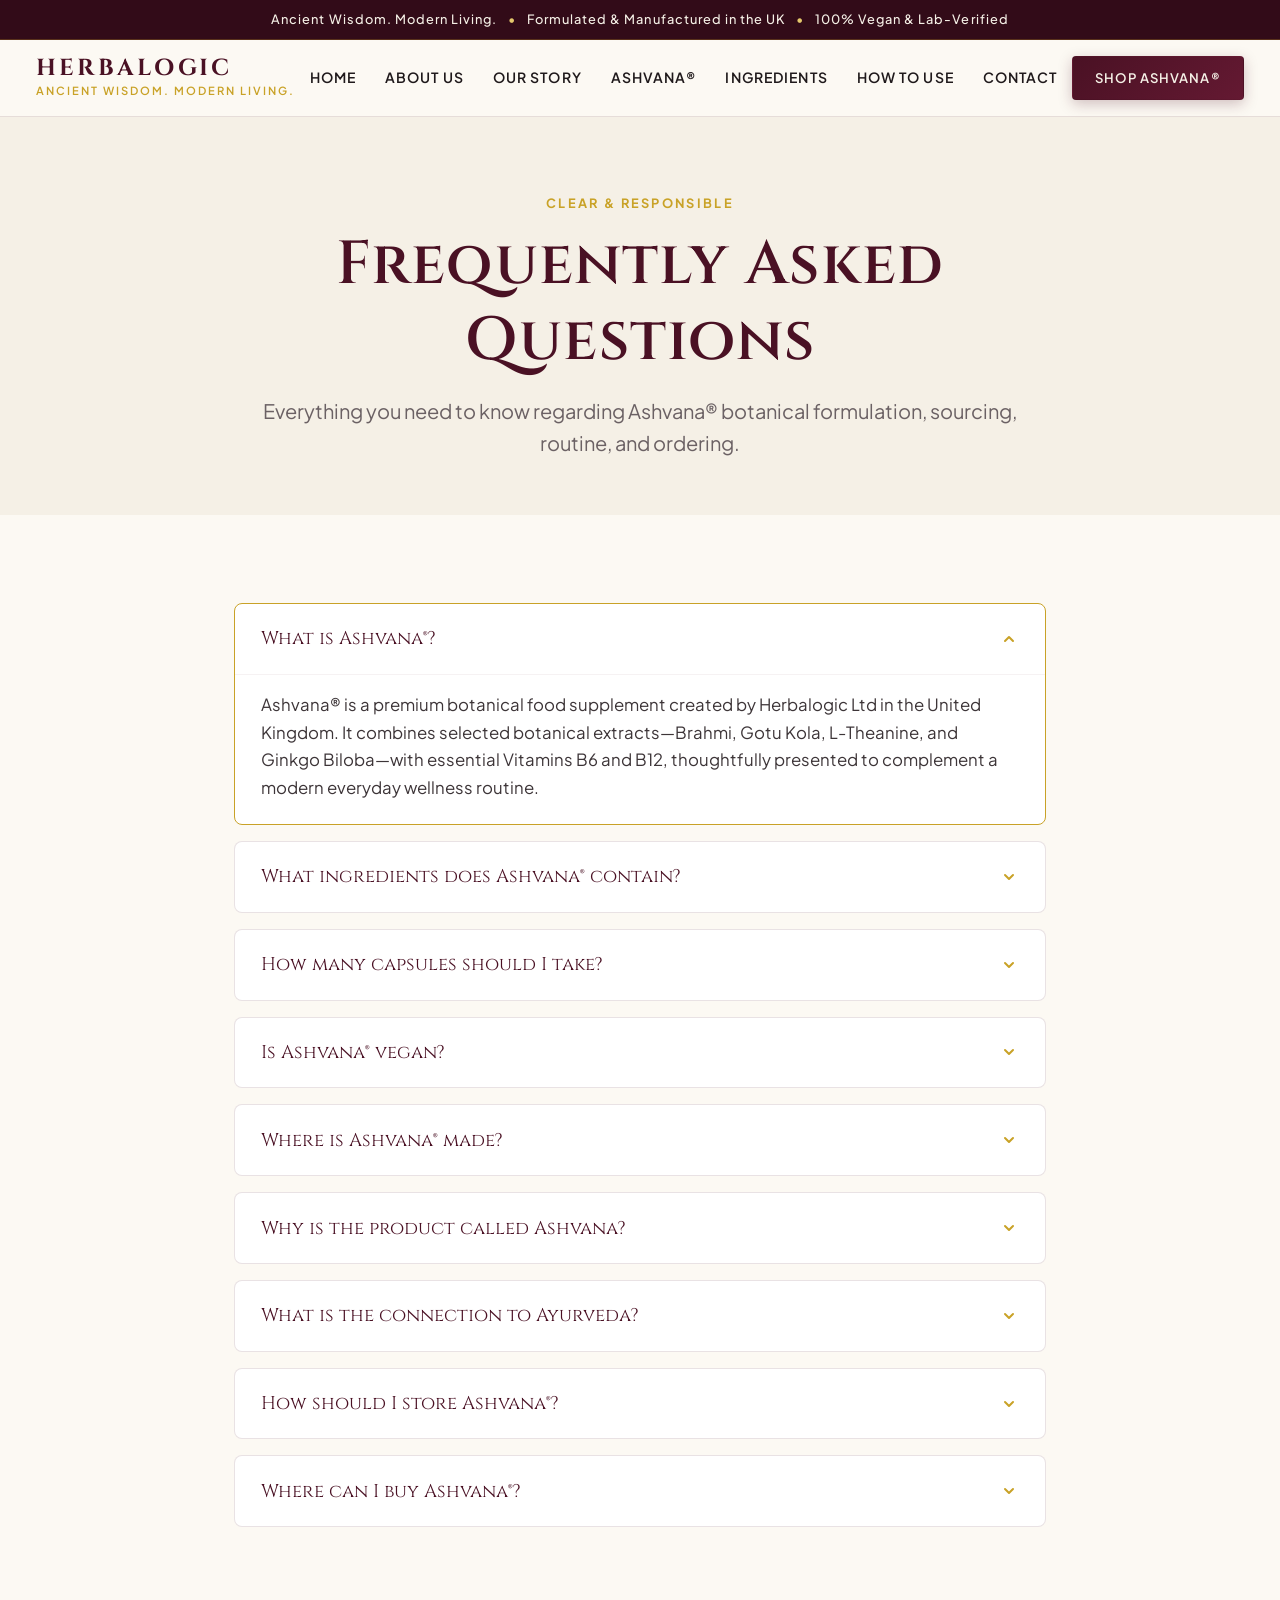
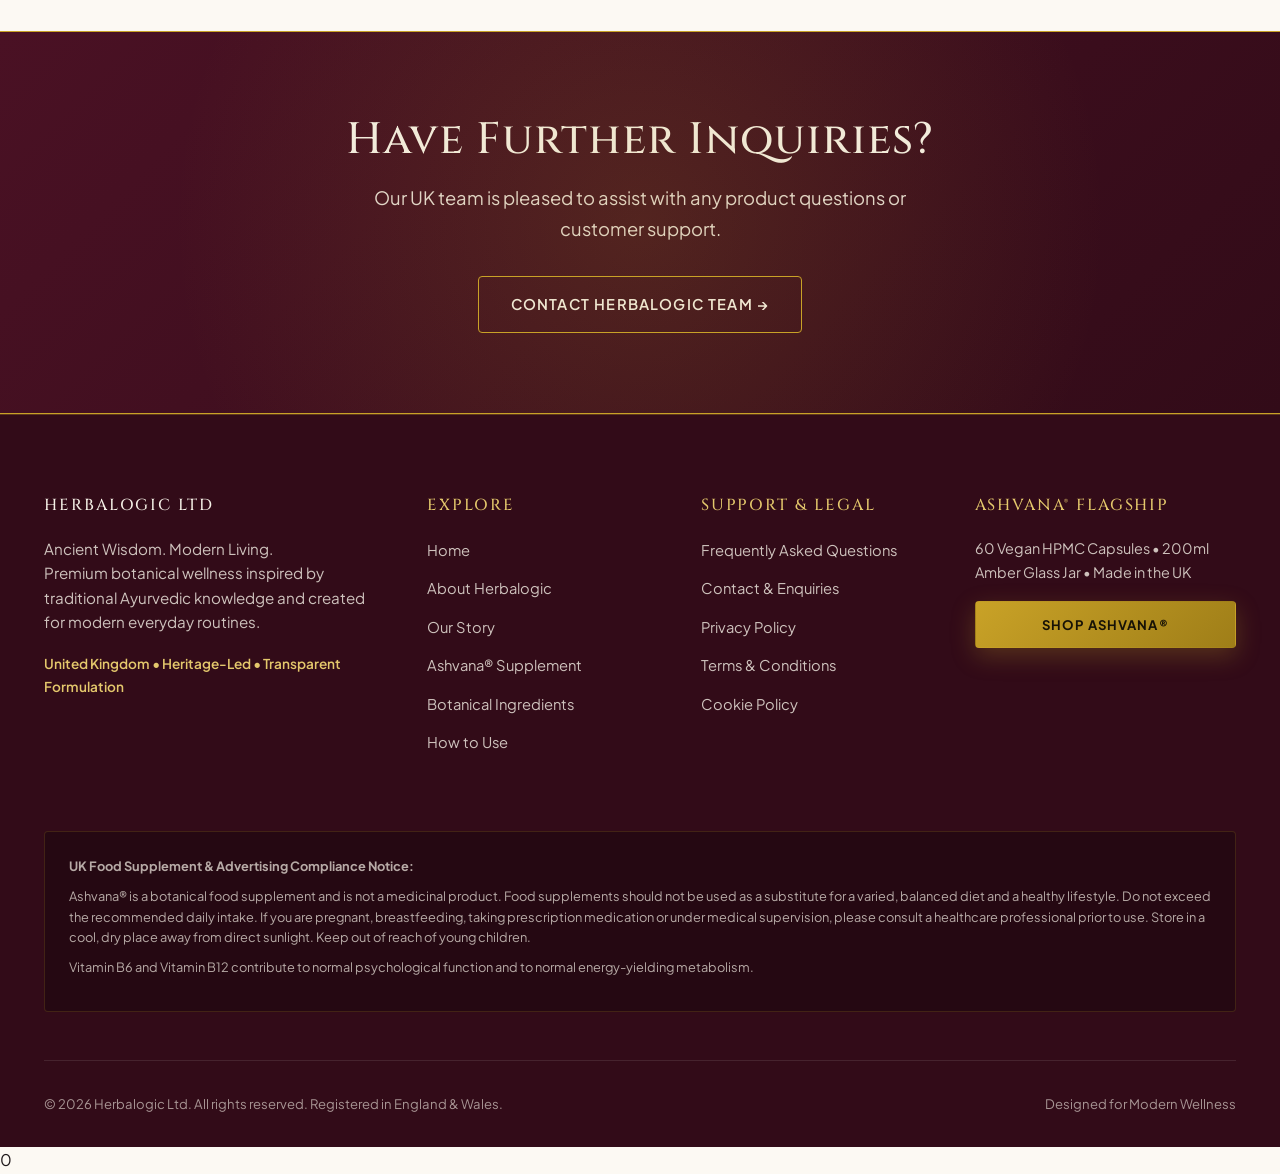
<file: faq.html>
<!DOCTYPE html>
<html> 
  <meta charset="UTF-8">
  <meta name="viewport" content="width=device-width, initial-scale=1.0">
  <meta name="description" content="Discover Ashvana®, a premium botanical food supplement from Herbalogic Ltd, inspired by traditional Ayurvedic knowledge and created for modern everyday living.">
  <title>Frequently Asked Questions – Herbalogic Ltd | Ashvana</title>
<meta name="robots" content="max-image-preview:large">
<link rel="dns-prefetch" href="//fonts.googleapis.com">


<style id="wp-img-auto-sizes-contain-inline-css">
img:is([sizes=auto i],[sizes^="auto," i]){contain-intrinsic-size:3000px 1500px}
/*# sourceURL=wp-img-auto-sizes-contain-inline-css */
</style>
<style id="wp-emoji-styles-inline-css">

	img.wp-smiley, img.emoji {
		display: inline !important;
		border: none !important;
		box-shadow: none !important;
		height: 1em !important;
		width: 1em !important;
		margin: 0 0.07em !important;
		vertical-align: -0.1em !important;
		background: none !important;
		padding: 0 !important;
	}
/*# sourceURL=wp-emoji-styles-inline-css */
</style>
<style id="wp-block-library-inline-css">
:root{--wp-block-synced-color:#7a00df;--wp-block-synced-color--rgb:122,0,223;--wp-bound-block-color:var(--wp-block-synced-color);--wp-editor-canvas-background:#ddd;--wp-admin-theme-color:#007cba;--wp-admin-theme-color--rgb:0,124,186;--wp-admin-theme-color-darker-10:#006ba1;--wp-admin-theme-color-darker-10--rgb:0,107,160.5;--wp-admin-theme-color-darker-20:#005a87;--wp-admin-theme-color-darker-20--rgb:0,90,135;--wp-admin-border-width-focus:2px}@media (min-resolution:192dpi){:root{--wp-admin-border-width-focus:1.5px}}.wp-element-button{cursor:pointer}:root .has-very-light-gray-background-color{background-color:#eee}:root .has-very-dark-gray-background-color{background-color:#313131}:root .has-very-light-gray-color{color:#eee}:root .has-very-dark-gray-color{color:#313131}:root .has-vivid-green-cyan-to-vivid-cyan-blue-gradient-background{background:linear-gradient(135deg,#00d084,#0693e3)}:root .has-purple-crush-gradient-background{background:linear-gradient(135deg,#34e2e4,#4721fb 50%,#ab1dfe)}:root .has-hazy-dawn-gradient-background{background:linear-gradient(135deg,#faaca8,#dad0ec)}:root .has-subdued-olive-gradient-background{background:linear-gradient(135deg,#fafae1,#67a671)}:root .has-atomic-cream-gradient-background{background:linear-gradient(135deg,#fdd79a,#004a59)}:root .has-nightshade-gradient-background{background:linear-gradient(135deg,#330968,#31cdcf)}:root .has-midnight-gradient-background{background:linear-gradient(135deg,#020381,#2874fc)}:root{--wp--preset--font-size--normal:16px;--wp--preset--font-size--huge:42px}.has-regular-font-size{font-size:1em}.has-larger-font-size{font-size:2.625em}.has-normal-font-size{font-size:var(--wp--preset--font-size--normal)}.has-huge-font-size{font-size:var(--wp--preset--font-size--huge)}:root .has-text-align-center{text-align:center}:root .has-text-align-left{text-align:left}:root .has-text-align-right{text-align:right}.has-fit-text{white-space:nowrap!important}#end-resizable-editor-section{display:none}.aligncenter{clear:both}.items-justified-left{justify-content:flex-start}.items-justified-center{justify-content:center}.items-justified-right{justify-content:flex-end}.items-justified-space-between{justify-content:space-between}.screen-reader-text{word-wrap:normal!important;border:0;clip-path:inset(50%);height:1px;margin:-1px;overflow:hidden;padding:0;position:absolute;width:1px;word-break:normal!important}.screen-reader-text:focus{background-color:#ddd;clip-path:none;color:#444;display:block;font-size:1em;height:auto;left:5px;line-height:normal;padding:15px 23px 14px;text-decoration:none;top:5px;width:auto;z-index:100000}html :where(.has-border-color){border-style:solid}html :where([style^=border-color],[style*=";border-color"],[style*="; border-color"]){border-style:solid}html :where([style^=border-top-color],[style*=";border-top-color"],[style*="; border-top-color"]){border-top-style:solid}html :where([style^=border-right-color],[style*=";border-right-color"],[style*="; border-right-color"]){border-right-style:solid}html :where([style^=border-bottom-color],[style*=";border-bottom-color"],[style*="; border-bottom-color"]){border-bottom-style:solid}html :where([style^=border-left-color],[style*=";border-left-color"],[style*="; border-left-color"]){border-left-style:solid}html :where([style^=border-width],[style*=";border-width"],[style*="; border-width"]){border-style:solid}html :where([style^=border-top-width],[style*=";border-top-width"],[style*="; border-top-width"]){border-top-style:solid}html :where([style^=border-right-width],[style*=";border-right-width"],[style*="; border-right-width"]){border-right-style:solid}html :where([style^=border-bottom-width],[style*=";border-bottom-width"],[style*="; border-bottom-width"]){border-bottom-style:solid}html :where([style^=border-left-width],[style*=";border-left-width"],[style*="; border-left-width"]){border-left-style:solid}html :where(img[class*=wp-image-]){height:auto;max-width:100%}:where(figure){margin:0 0 1em}html :where(.is-position-sticky){--wp-admin--admin-bar--position-offset:var(--wp-admin--admin-bar--height,0px)}@media screen and (max-width:600px){html :where(.is-position-sticky){--wp-admin--admin-bar--position-offset:0px}}

/*# sourceURL=/wp-includes/css/dist/block-library/common.min.css */
</style>
<style id="classic-theme-styles-inline-css">
/*! This file is auto-generated */
.wp-block-button__link{color:#fff;background-color:#32373c;border-radius:9999px;box-shadow:none;text-decoration:none;padding:calc(.667em + 2px) calc(1.333em + 2px);font-size:1.125em}.wp-block-file__button{background:#32373c;color:#fff;text-decoration:none}
/*# sourceURL=/wp-includes/css/classic-themes.min.css */
</style>

<style id="global-styles-inline-css">
:root{--wp--preset--aspect-ratio--square: 1;--wp--preset--aspect-ratio--4-3: 4/3;--wp--preset--aspect-ratio--3-4: 3/4;--wp--preset--aspect-ratio--3-2: 3/2;--wp--preset--aspect-ratio--2-3: 2/3;--wp--preset--aspect-ratio--16-9: 16/9;--wp--preset--aspect-ratio--9-16: 9/16;--wp--preset--color--black: #000000;--wp--preset--color--cyan-bluish-gray: #abb8c3;--wp--preset--color--white: #ffffff;--wp--preset--color--pale-pink: #f78da7;--wp--preset--color--vivid-red: #cf2e2e;--wp--preset--color--luminous-vivid-orange: #ff6900;--wp--preset--color--luminous-vivid-amber: #fcb900;--wp--preset--color--light-green-cyan: #7bdcb5;--wp--preset--color--vivid-green-cyan: #00d084;--wp--preset--color--pale-cyan-blue: #8ed1fc;--wp--preset--color--vivid-cyan-blue: #0693e3;--wp--preset--color--vivid-purple: #9b51e0;--wp--preset--gradient--vivid-cyan-blue-to-vivid-purple: linear-gradient(135deg,rgb(6,147,227) 0%,rgb(155,81,224) 100%);--wp--preset--gradient--light-green-cyan-to-vivid-green-cyan: linear-gradient(135deg,rgb(122,220,180) 0%,rgb(0,208,130) 100%);--wp--preset--gradient--luminous-vivid-amber-to-luminous-vivid-orange: linear-gradient(135deg,rgb(252,185,0) 0%,rgb(255,105,0) 100%);--wp--preset--gradient--luminous-vivid-orange-to-vivid-red: linear-gradient(135deg,rgb(255,105,0) 0%,rgb(207,46,46) 100%);--wp--preset--gradient--very-light-gray-to-cyan-bluish-gray: linear-gradient(135deg,rgb(238,238,238) 0%,rgb(169,184,195) 100%);--wp--preset--gradient--cool-to-warm-spectrum: linear-gradient(135deg,rgb(74,234,220) 0%,rgb(151,120,209) 20%,rgb(207,42,186) 40%,rgb(238,44,130) 60%,rgb(251,105,98) 80%,rgb(254,248,76) 100%);--wp--preset--gradient--blush-light-purple: linear-gradient(135deg,rgb(255,206,236) 0%,rgb(152,150,240) 100%);--wp--preset--gradient--blush-bordeaux: linear-gradient(135deg,rgb(254,205,165) 0%,rgb(254,45,45) 50%,rgb(107,0,62) 100%);--wp--preset--gradient--luminous-dusk: linear-gradient(135deg,rgb(255,203,112) 0%,rgb(199,81,192) 50%,rgb(65,88,208) 100%);--wp--preset--gradient--pale-ocean: linear-gradient(135deg,rgb(255,245,203) 0%,rgb(182,227,212) 50%,rgb(51,167,181) 100%);--wp--preset--gradient--electric-grass: linear-gradient(135deg,rgb(202,248,128) 0%,rgb(113,206,126) 100%);--wp--preset--gradient--midnight: linear-gradient(135deg,rgb(2,3,129) 0%,rgb(40,116,252) 100%);--wp--preset--font-size--small: 13px;--wp--preset--font-size--medium: 20px;--wp--preset--font-size--large: 36px;--wp--preset--font-size--x-large: 42px;--wp--preset--spacing--20: 0.44rem;--wp--preset--spacing--30: 0.67rem;--wp--preset--spacing--40: 1rem;--wp--preset--spacing--50: 1.5rem;--wp--preset--spacing--60: 2.25rem;--wp--preset--spacing--70: 3.38rem;--wp--preset--spacing--80: 5.06rem;--wp--preset--shadow--natural: 6px 6px 9px rgba(0, 0, 0, 0.2);--wp--preset--shadow--deep: 12px 12px 50px rgba(0, 0, 0, 0.4);--wp--preset--shadow--sharp: 6px 6px 0px rgba(0, 0, 0, 0.2);--wp--preset--shadow--outlined: 6px 6px 0px -3px rgb(255, 255, 255), 6px 6px rgb(0, 0, 0);--wp--preset--shadow--crisp: 6px 6px 0px rgb(0, 0, 0);}.wp-block-button{--wp--preset--dimension--25: 25%;--wp--preset--dimension--50: 50%;--wp--preset--dimension--75: 75%;--wp--preset--dimension--100: 100%;}:where(body) { margin: 0; }:where(.is-layout-flex){gap: 0.5em;}:where(.is-layout-grid){gap: 0.5em;}body .is-layout-flex{display: flex;}.is-layout-flex{flex-wrap: wrap;align-items: center;}.is-layout-flex > :is(*, div){margin: 0;}body .is-layout-grid{display: grid;}.is-layout-grid > :is(*, div){margin: 0;}body{padding-top: 0px;padding-right: 0px;padding-bottom: 0px;padding-left: 0px;}:root :where(.wp-element-button, .wp-block-button__link){background-color: #32373c;border-width: 0;color: #fff;font-family: inherit;font-size: inherit;font-style: inherit;font-weight: inherit;letter-spacing: inherit;line-height: inherit;padding-top: calc(0.667em + 2px);padding-right: calc(1.333em + 2px);padding-bottom: calc(0.667em + 2px);padding-left: calc(1.333em + 2px);text-decoration: none;text-transform: inherit;}.has-black-color{color: var(--wp--preset--color--black) !important;}.has-cyan-bluish-gray-color{color: var(--wp--preset--color--cyan-bluish-gray) !important;}.has-white-color{color: var(--wp--preset--color--white) !important;}.has-pale-pink-color{color: var(--wp--preset--color--pale-pink) !important;}.has-vivid-red-color{color: var(--wp--preset--color--vivid-red) !important;}.has-luminous-vivid-orange-color{color: var(--wp--preset--color--luminous-vivid-orange) !important;}.has-luminous-vivid-amber-color{color: var(--wp--preset--color--luminous-vivid-amber) !important;}.has-light-green-cyan-color{color: var(--wp--preset--color--light-green-cyan) !important;}.has-vivid-green-cyan-color{color: var(--wp--preset--color--vivid-green-cyan) !important;}.has-pale-cyan-blue-color{color: var(--wp--preset--color--pale-cyan-blue) !important;}.has-vivid-cyan-blue-color{color: var(--wp--preset--color--vivid-cyan-blue) !important;}.has-vivid-purple-color{color: var(--wp--preset--color--vivid-purple) !important;}.has-black-background-color{background-color: var(--wp--preset--color--black) !important;}.has-cyan-bluish-gray-background-color{background-color: var(--wp--preset--color--cyan-bluish-gray) !important;}.has-white-background-color{background-color: var(--wp--preset--color--white) !important;}.has-pale-pink-background-color{background-color: var(--wp--preset--color--pale-pink) !important;}.has-vivid-red-background-color{background-color: var(--wp--preset--color--vivid-red) !important;}.has-luminous-vivid-orange-background-color{background-color: var(--wp--preset--color--luminous-vivid-orange) !important;}.has-luminous-vivid-amber-background-color{background-color: var(--wp--preset--color--luminous-vivid-amber) !important;}.has-light-green-cyan-background-color{background-color: var(--wp--preset--color--light-green-cyan) !important;}.has-vivid-green-cyan-background-color{background-color: var(--wp--preset--color--vivid-green-cyan) !important;}.has-pale-cyan-blue-background-color{background-color: var(--wp--preset--color--pale-cyan-blue) !important;}.has-vivid-cyan-blue-background-color{background-color: var(--wp--preset--color--vivid-cyan-blue) !important;}.has-vivid-purple-background-color{background-color: var(--wp--preset--color--vivid-purple) !important;}.has-black-border-color{border-color: var(--wp--preset--color--black) !important;}.has-cyan-bluish-gray-border-color{border-color: var(--wp--preset--color--cyan-bluish-gray) !important;}.has-white-border-color{border-color: var(--wp--preset--color--white) !important;}.has-pale-pink-border-color{border-color: var(--wp--preset--color--pale-pink) !important;}.has-vivid-red-border-color{border-color: var(--wp--preset--color--vivid-red) !important;}.has-luminous-vivid-orange-border-color{border-color: var(--wp--preset--color--luminous-vivid-orange) !important;}.has-luminous-vivid-amber-border-color{border-color: var(--wp--preset--color--luminous-vivid-amber) !important;}.has-light-green-cyan-border-color{border-color: var(--wp--preset--color--light-green-cyan) !important;}.has-vivid-green-cyan-border-color{border-color: var(--wp--preset--color--vivid-green-cyan) !important;}.has-pale-cyan-blue-border-color{border-color: var(--wp--preset--color--pale-cyan-blue) !important;}.has-vivid-cyan-blue-border-color{border-color: var(--wp--preset--color--vivid-cyan-blue) !important;}.has-vivid-purple-border-color{border-color: var(--wp--preset--color--vivid-purple) !important;}.has-vivid-cyan-blue-to-vivid-purple-gradient-background{background: var(--wp--preset--gradient--vivid-cyan-blue-to-vivid-purple) !important;}.has-light-green-cyan-to-vivid-green-cyan-gradient-background{background: var(--wp--preset--gradient--light-green-cyan-to-vivid-green-cyan) !important;}.has-luminous-vivid-amber-to-luminous-vivid-orange-gradient-background{background: var(--wp--preset--gradient--luminous-vivid-amber-to-luminous-vivid-orange) !important;}.has-luminous-vivid-orange-to-vivid-red-gradient-background{background: var(--wp--preset--gradient--luminous-vivid-orange-to-vivid-red) !important;}.has-very-light-gray-to-cyan-bluish-gray-gradient-background{background: var(--wp--preset--gradient--very-light-gray-to-cyan-bluish-gray) !important;}.has-cool-to-warm-spectrum-gradient-background{background: var(--wp--preset--gradient--cool-to-warm-spectrum) !important;}.has-blush-light-purple-gradient-background{background: var(--wp--preset--gradient--blush-light-purple) !important;}.has-blush-bordeaux-gradient-background{background: var(--wp--preset--gradient--blush-bordeaux) !important;}.has-luminous-dusk-gradient-background{background: var(--wp--preset--gradient--luminous-dusk) !important;}.has-pale-ocean-gradient-background{background: var(--wp--preset--gradient--pale-ocean) !important;}.has-electric-grass-gradient-background{background: var(--wp--preset--gradient--electric-grass) !important;}.has-midnight-gradient-background{background: var(--wp--preset--gradient--midnight) !important;}.has-small-font-size{font-size: var(--wp--preset--font-size--small) !important;}.has-medium-font-size{font-size: var(--wp--preset--font-size--medium) !important;}.has-large-font-size{font-size: var(--wp--preset--font-size--large) !important;}.has-x-large-font-size{font-size: var(--wp--preset--font-size--x-large) !important;}
/*# sourceURL=global-styles-inline-css */
</style>

<link rel="stylesheet" id="herbalogic-fonts-css" href="https://fonts.googleapis.com/css2?family=Cinzel:wght@500;600;700&amp;family=Cormorant+Garamond:ital,wght@0,400;0,500;0,600;1,400&amp;family=Plus+Jakarta+Sans:wght@400;500;600;700&amp;display=swap" media="all">
<link rel="stylesheet" id="herbalogic-style-css" href="assets/css/style.css" media="all">
<link rel="EditURI" type="application/rsd+xml" title="RSD" href="/xmlrpc.php?rsd">
<meta name="generator" content="WordPress 7.1.3">
<link rel="canonical" href="/faq/">
<link rel="shortlink" href="/?p=10">



<!-- Announcement Bar -->
<div class="hl-announcement-bar">
  Ancient Wisdom. Modern Living. <span>•</span> Formulated &amp; Manufactured in the UK <span>•</span> 100% Vegan &amp; Lab-Verified
</div>

<!-- Header -->
<header class="hl-header">
  <div class="hl-container hl-header-inner">
    <a href="index.html" class="hl-brand" aria-label="Herbalogic Ltd Home">
      <span class="hl-brand-title">HERBALOGIC</span>
      <span class="hl-brand-tagline">Ancient Wisdom. Modern Living.</span>
    </a>

    <nav class="hl-nav" id="primary-navigation" aria-label="Main Navigation">
      <a href="index.html">Home</a>
      <a href="about.html">About Us</a>
      <a href="our-story.html">Our Story</a>
      <a href="ashvana-product.html">Ashvana®</a>
      <a href="ingredients.html">Ingredients</a>
      <a href="how-to-use.html">How to Use</a>
      <a href="contact.html">Contact</a>
    </nav>

    <div class="hl-header-actions">
      <a href="ashvana-product.html" class="btn btn-primary" style="padding: 0.65rem 1.4rem; font-size: 0.82rem;">
        Shop Ashvana®      </a>
      <button class="hl-mobile-toggle" id="mobile-menu-toggle" aria-label="Open Navigation Menu" aria-expanded="false">
        <svg fill="none" stroke="currentColor" viewbox="0 0 24 24" xmlns="http://www.w3.org/2000/svg">
          <path stroke-linecap="round" stroke-linejoin="round" stroke-width="2" d="M4 6h16M4 12h16m-7 6h7"></path>
        </svg>
      </button>
    </div>
  </div>
</header>

<main>
  <!-- Hero -->
  <section class="hl-section hl-section-warm" style="padding: 4.5rem 0 3.5rem;">
    <div class="hl-container hl-container-narrow" style="text-align: center;">
      <span class="eyebrow">Clear &amp; Responsible</span>
      <h1>Frequently Asked Questions</h1>
      <p class="hl-hero-subtitle" style="margin-top: 1rem;">
        Everything you need to know regarding Ashvana® botanical formulation, sourcing, routine, and ordering.
      </p>
    </div>
  </section>

  <!-- FAQ Accordion -->
  <section class="hl-section">
    <div class="hl-container hl-container-narrow">
      <div class="hl-faq-list">

        <!-- Q1 -->
        <div class="hl-faq-item active">
          <button class="hl-faq-question" type="button">
            <span>What is Ashvana®?</span>
            <svg width="20" height="20" fill="currentColor" viewbox="0 0 20 20"><path fill-rule="evenodd" d="M5.293 7.293a1 1 0 011.414 0L10 10.586l3.293-3.293a1 1 0 111.414 1.414l-4 4a1 1 0 01-1.414 0l-4-4a1 1 0 010-1.414z" clip-rule="evenodd"></path></svg>
          </button>
          <div class="hl-faq-answer" style="display: block;">
            <p>Ashvana® is a premium botanical food supplement created by Herbalogic Ltd in the United Kingdom. It combines selected botanical extracts—Brahmi, Gotu Kola, L-Theanine, and Ginkgo Biloba—with essential Vitamins B6 and B12, thoughtfully presented to complement a modern everyday wellness routine.</p>
          </div>
        </div>

        <!-- Q2 -->
        <div class="hl-faq-item">
          <button class="hl-faq-question" type="button">
            <span>What ingredients does Ashvana® contain?</span>
            <svg width="20" height="20" fill="currentColor" viewbox="0 0 20 20"><path fill-rule="evenodd" d="M5.293 7.293a1 1 0 011.414 0L10 10.586l3.293-3.293a1 1 0 111.414 1.414l-4 4a1 1 0 01-1.414 0l-4-4a1 1 0 010-1.414z" clip-rule="evenodd"></path></svg>
          </button>
          <div class="hl-faq-answer">
            <p>Each 2-capsule daily serving provides:</p>
            <ul style="margin-left: 1.5rem; margin-top: 0.5rem; line-height: 1.8;">
              <li><strong>Brahmi Extract:</strong> 300 mg (standardised to 50% bacosides, <em>Bacopa monnieri</em>)</li>
              <li><strong>Gotu Kola Extract:</strong> 150 mg (4:1 extract, <em>Centella asiatica</em>)</li>
              <li><strong>L-Theanine:</strong> 150 mg (from Green Tea, <em>Camellia sinensis</em>)</li>
              <li><strong>Ginkgo Leaf Extract:</strong> 120 mg (50:1 extract, <em>Ginkgo biloba</em>)</li>
              <li><strong>Vitamin B6:</strong> 1,400 µg (100% RI, Pyridoxine HCl)</li>
              <li><strong>Vitamin B12:</strong> 2.50 µg (100% RI, Methylcobalamin)</li>
              <li><strong>Capsule Shell:</strong> Hydroxypropyl Methylcellulose (HPMC plant cellulose)</li>
            </ul>
          </div>
        </div>

        <!-- Q3 -->
        <div class="hl-faq-item">
          <button class="hl-faq-question" type="button">
            <span>How many capsules should I take?</span>
            <svg width="20" height="20" fill="currentColor" viewbox="0 0 20 20"><path fill-rule="evenodd" d="M5.293 7.293a1 1 0 011.414 0L10 10.586l3.293-3.293a1 1 0 111.414 1.414l-4 4a1 1 0 01-1.414 0l-4-4a1 1 0 010-1.414z" clip-rule="evenodd"></path></svg>
          </button>
          <div class="hl-faq-answer">
            <p>The recommended serving is 2 capsules daily, taken with a glass of water, ideally in the morning with food. Do not exceed the recommended daily intake.</p>
          </div>
        </div>

        <!-- Q4 -->
        <div class="hl-faq-item">
          <button class="hl-faq-question" type="button">
            <span>Is Ashvana® vegan?</span>
            <svg width="20" height="20" fill="currentColor" viewbox="0 0 20 20"><path fill-rule="evenodd" d="M5.293 7.293a1 1 0 011.414 0L10 10.586l3.293-3.293a1 1 0 111.414 1.414l-4 4a1 1 0 01-1.414 0l-4-4a1 1 0 010-1.414z" clip-rule="evenodd"></path></svg>
          </button>
          <div class="hl-faq-answer">
            <p>Yes. Ashvana® uses 100% plant-based HPMC (Hydroxypropyl Methylcellulose) capsules. It is entirely free from bovine or porcine gelatin, dairy, gluten, and artificial colorants, making it completely suitable for vegans and vegetarians.</p>
          </div>
        </div>

        <!-- Q5 -->
        <div class="hl-faq-item">
          <button class="hl-faq-question" type="button">
            <span>Where is Ashvana® made?</span>
            <svg width="20" height="20" fill="currentColor" viewbox="0 0 20 20"><path fill-rule="evenodd" d="M5.293 7.293a1 1 0 011.414 0L10 10.586l3.293-3.293a1 1 0 111.414 1.414l-4 4a1 1 0 01-1.414 0l-4-4a1 1 0 010-1.414z" clip-rule="evenodd"></path></svg>
          </button>
          <div class="hl-faq-answer">
            <p>Ashvana® is formulated and manufactured in the United Kingdom under strict UK food-supplement safety and quality manufacturing standards.</p>
          </div>
        </div>

        <!-- Q6 -->
        <div class="hl-faq-item">
          <button class="hl-faq-question" type="button">
            <span>Why is the product called Ashvana?</span>
            <svg width="20" height="20" fill="currentColor" viewbox="0 0 20 20"><path fill-rule="evenodd" d="M5.293 7.293a1 1 0 011.414 0L10 10.586l3.293-3.293a1 1 0 111.414 1.414l-4 4a1 1 0 01-1.414 0l-4-4a1 1 0 010-1.414z" clip-rule="evenodd"></path></svg>
          </button>
          <div class="hl-faq-answer">
            <p>The name Ashvana is inspired by the <em>Ashvins</em>—the revered twin figures in ancient Vedic tradition associated with natural healing, sunrise, and overall equilibrium.</p>
          </div>
        </div>

        <!-- Q7 -->
        <div class="hl-faq-item">
          <button class="hl-faq-question" type="button">
            <span>What is the connection to Ayurveda?</span>
            <svg width="20" height="20" fill="currentColor" viewbox="0 0 20 20"><path fill-rule="evenodd" d="M5.293 7.293a1 1 0 011.414 0L10 10.586l3.293-3.293a1 1 0 111.414 1.414l-4 4a1 1 0 01-1.414 0l-4-4a1 1 0 010-1.414z" clip-rule="evenodd"></path></svg>
          </button>
          <div class="hl-faq-answer">
            <p>Ashvana® is inspired by traditional Ayurvedic plant knowledge from Kerala, India, and specifically by the classical concept of <em>Medhya Rasayana</em>—the traditional botanical category historically associated with plants used in relation to the mind and intellect. We celebrate this rich heritage as product formulation inspiration, while strictly meeting all modern UK food-supplement regulations.</p>
          </div>
        </div>

        <!-- Q8 -->
        <div class="hl-faq-item">
          <button class="hl-faq-question" type="button">
            <span>How should I store Ashvana®?</span>
            <svg width="20" height="20" fill="currentColor" viewbox="0 0 20 20"><path fill-rule="evenodd" d="M5.293 7.293a1 1 0 011.414 0L10 10.586l3.293-3.293a1 1 0 111.414 1.414l-4 4a1 1 0 01-1.414 0l-4-4a1 1 0 010-1.414z" clip-rule="evenodd"></path></svg>
          </button>
          <div class="hl-faq-answer">
            <p>Keep your 200ml amber glass jar securely sealed in a cool, dry place away from direct sunlight and excessive humidity. Keep out of reach of young children.</p>
          </div>
        </div>

        <!-- Q9 -->
        <div class="hl-faq-item">
          <button class="hl-faq-question" type="button">
            <span>Where can I buy Ashvana®?</span>
            <svg width="20" height="20" fill="currentColor" viewbox="0 0 20 20"><path fill-rule="evenodd" d="M5.293 7.293a1 1 0 011.414 0L10 10.586l3.293-3.293a1 1 0 111.414 1.414l-4 4a1 1 0 01-1.414 0l-4-4a1 1 0 010-1.414z" clip-rule="evenodd"></path></svg>
          </button>
          <div class="hl-faq-answer">
            <p>Ashvana® is available to purchase directly through our official retail channels, including Amazon UK. You can click any of the "Shop Ashvana" buttons across our website to be directed directly to the authorized purchase page.</p>
          </div>
        </div>

      </div>
    </div>
  </section>

  <!-- CTA Banner -->
  <section class="hl-cta-banner">
    <div class="hl-container">
      <h2>Have Further Inquiries?</h2>
      <p>Our UK team is pleased to assist with any product questions or customer support.</p>
      <a href="/contact/" class="btn btn-secondary-light">
        Contact Herbalogic Team →
      </a>
    </div>
  </section>
</main>

<footer class="hl-footer">
  <div class="hl-container">
    <div class="hl-footer-grid">
      <!-- Col 1: Brand Info -->
      <div>
        <h4 style="color: var(--color-ivory);">HERBALOGIC LTD</h4>
        <p style="color: rgba(245, 240, 230, 0.8); font-size: 0.95rem; line-height: 1.6; margin-bottom: 1.2rem;">
          Ancient Wisdom. Modern Living.<br>
          Premium botanical wellness inspired by traditional Ayurvedic knowledge and created for modern everyday routines.
        </p>
        <p style="color: var(--color-gold-light); font-size: 0.85rem; font-weight: 600;">
          United Kingdom • Heritage-Led • Transparent Formulation
        </p>
      </div>

      <!-- Col 2: Navigation -->
      <div>
        <h4>Explore</h4>
        <ul class="hl-footer-links">
          <li><a href="index.html">Home</a></li>
          <li><a href="about.html">About Herbalogic</a></li>
          <li><a href="our-story.html">Our Story</a></li>
          <li><a href="ashvana-product.html">Ashvana® Supplement</a></li>
          <li><a href="ingredients.html">Botanical Ingredients</a></li>
          <li><a href="how-to-use.html">How to Use</a></li>
        </ul>
      </div>

      <!-- Col 3: Support & Legal -->
      <div>
        <h4>Support &amp; Legal</h4>
        <ul class="hl-footer-links">
          <li><a href="faq.html">Frequently Asked Questions</a></li>
          <li><a href="contact.html">Contact &amp; Enquiries</a></li>
          <li><a href="privacy-policy.html">Privacy Policy</a></li>
          <li><a href="terms-and-conditions.html">Terms &amp; Conditions</a></li>
          <li><a href="cookie-policy.html">Cookie Policy</a></li>
        </ul>
      </div>

      <!-- Col 4: Ashvana Flagship -->
      <div>
        <h4>Ashvana® Flagship</h4>
        <p style="color: rgba(245, 240, 230, 0.8); font-size: 0.9rem; margin-bottom: 1rem;">
          60 Vegan HPMC Capsules • 200ml Amber Glass Jar • Made in the UK
        </p>
        <a href="https://www.amazon.co.uk/" target="_blank" rel="noopener noreferrer" class="btn btn-gold" style="padding: 0.75rem 1.4rem; font-size: 0.82rem; width: 100%;">
          Shop Ashvana®        </a>
      </div>
    </div>

    <!-- Compliance Guardrail Disclaimer (Mandatory UK Food Supplement Rules) -->
    <div class="hl-footer-compliance">
      <p><strong>UK Food Supplement &amp; Advertising Compliance Notice:</strong></p>
      <p>Ashvana® is a botanical food supplement and is not a medicinal product. Food supplements should not be used as a substitute for a varied, balanced diet and a healthy lifestyle. Do not exceed the recommended daily intake. If you are pregnant, breastfeeding, taking prescription medication or under medical supervision, please consult a healthcare professional prior to use. Store in a cool, dry place away from direct sunlight. Keep out of reach of young children.</p>
      <p>Vitamin B6 and Vitamin B12 contribute to normal psychological function and to normal energy-yielding metabolism.</p>
    </div>

    <!-- Bottom Copyright -->
    <div class="hl-footer-bottom">
      <div>
        © 2026 Herbalogic Ltd. All rights reserved. Registered in England &amp; Wales.
      </div>
      <div>
        Designed for Modern Wellness
      </div>
    </div>
  </div>
</footer>

<script type="speculationrules">
{"prefetch":[{"source":"document","where":{"and":[{"href_matches":"/herbalogic/*"},{"not":{"href_matches":["/herbalogic/wp-*.php","/herbalogic/wp-admin/*","/herbalogic/wp-content/uploads/*","/herbalogic/wp-content/*","/herbalogic/wp-content/plugins/*","/herbalogic/wp-content/themes/herbalogic-ashvana/*","/herbalogic/*\\?(.+)"]}},{"not":{"selector_matches":"a[rel~=\"nofollow\"]"}},{"not":{"selector_matches":".no-prefetch, .no-prefetch a"}}]},"eagerness":"conservative"}]}
</script>
<script id="herbalogic-main-js" src="assets/js/main.js?ver=1.0.0"></script>
<script id="wp-emoji-settings" type="application/json">
{"baseUrl":"https://s.w.org/images/core/emoji/17.0.2/72x72/","ext":".png","svgUrl":"https://s.w.org/images/core/emoji/17.0.2/svg/","svgExt":".svg","source":{"concatemoji":"wp-includes/js/wp-emoji-release.min.js?ver=7.1.3"}}
</script>
<script type="module">
/*! This file is auto-generated */
var e="script#wp-emoji-settings",t=document.querySelector(e);if(!(t instanceof HTMLScriptElement))throw new Error("Element missing: "+e);const r=JSON.parse(t.text),s=(window._wpemojiSettings=r,"wpEmojiSettingsSupports"),o=["flag","emoji"];function i(e){try{var t={supportTests:e,timestamp:(new Date).valueOf()};sessionStorage.setItem(s,JSON.stringify(t))}catch(e){}}function c(e,t,n){e.clearRect(0,0,e.canvas.width,e.canvas.height),e.fillText(t,0,0);t=new Uint32Array(e.getImageData(0,0,e.canvas.width,e.canvas.height).data);e.clearRect(0,0,e.canvas.width,e.canvas.height),e.fillText(n,0,0);const r=new Uint32Array(e.getImageData(0,0,e.canvas.width,e.canvas.height).data);return t.every((e,t)=>e===r[t])}function p(e,t){e.clearRect(0,0,e.canvas.width,e.canvas.height),e.fillText(t,0,0);var n=e.getImageData(16,16,1,1);for(let e=0;e<n.data.length;e++)if(0!==n.data[e])return!1;return!0}function u(e,t,n,r){switch(t){case"flag":return n(e,"\ud83c\udff3\ufe0f\u200d\u26a7\ufe0f","\ud83c\udff3\ufe0f\u200b\u26a7\ufe0f")?!1:!n(e,"\ud83c\udde8\ud83c\uddf6","\ud83c\udde8\u200b\ud83c\uddf6")&&!n(e,"\ud83c\udff4\udb40\udc67\udb40\udc62\udb40\udc65\udb40\udc6e\udb40\udc67\udb40\udc7f","\ud83c\udff4\u200b\udb40\udc67\u200b\udb40\udc62\u200b\udb40\udc65\u200b\udb40\udc6e\u200b\udb40\udc67\u200b\udb40\udc7f");case"emoji":return!r(e,"\ud83e\u1fac8")}return!1}function f(e,t,n,r){let a;const s=(a="undefined"!=typeof WorkerGlobalScope&&self instanceof WorkerGlobalScope?new OffscreenCanvas(300,150):document.createElement("canvas")).getContext("2d",{willReadFrequently:!0}),o=(s.textBaseline="top",s.font="600 32px Arial",{});return e.forEach(e=>{o[e]=t(s,e,n,r)}),o}function a(e){var t=document.createElement("script");t.src=e,t.defer=!0,document.head.appendChild(t)}r.supports={everything:!0,everythingExceptFlag:!0},new Promise(t=>{let n=function(){try{var e=JSON.parse(sessionStorage.getItem(s));if("object"==typeof e&&"number"==typeof e.timestamp&&(new Date).valueOf()<e.timestamp+604800&&"object"==typeof e.supportTests)return e.supportTests}catch(e){}return null}();if(!n){if("undefined"!=typeof Worker&&"undefined"!=typeof OffscreenCanvas&&"undefined"!=typeof URL&&URL.createObjectURL&&"undefined"!=typeof Blob)try{var e="postMessage("+f.toString()+"("+[JSON.stringify(o),u.toString(),c.toString(),p.toString()].join(",")+"));",r=new Blob([e],{type:"text/javascript"});const a=new Worker(URL.createObjectURL(r),{name:"wpTestEmojiSupports"});return void(a.onmessage=e=>{i(n=e.data),a.terminate(),t(n)})}catch(e){}i(n=f(o,u,c,p))}t(n)}).then(e=>{for(const n in e)r.supports[n]=e[n],r.supports.everything=r.supports.everything&&r.supports[n],"flag"!==n&&(r.supports.everythingExceptFlag=r.supports.everythingExceptFlag&&r.supports[n]);var t;r.supports.everythingExceptFlag=r.supports.everythingExceptFlag&&!r.supports.flag,r.supports.everything||((t=r.source||{}).concatemoji?a(t.concatemoji):t.wpemoji&&t.twemoji&&(a(t.twemoji),a(t.wpemoji)))});
//# sourceURL=/wp-includes/js/wp-emoji-loader.min.js
</script>



0

</body></html>
</file>
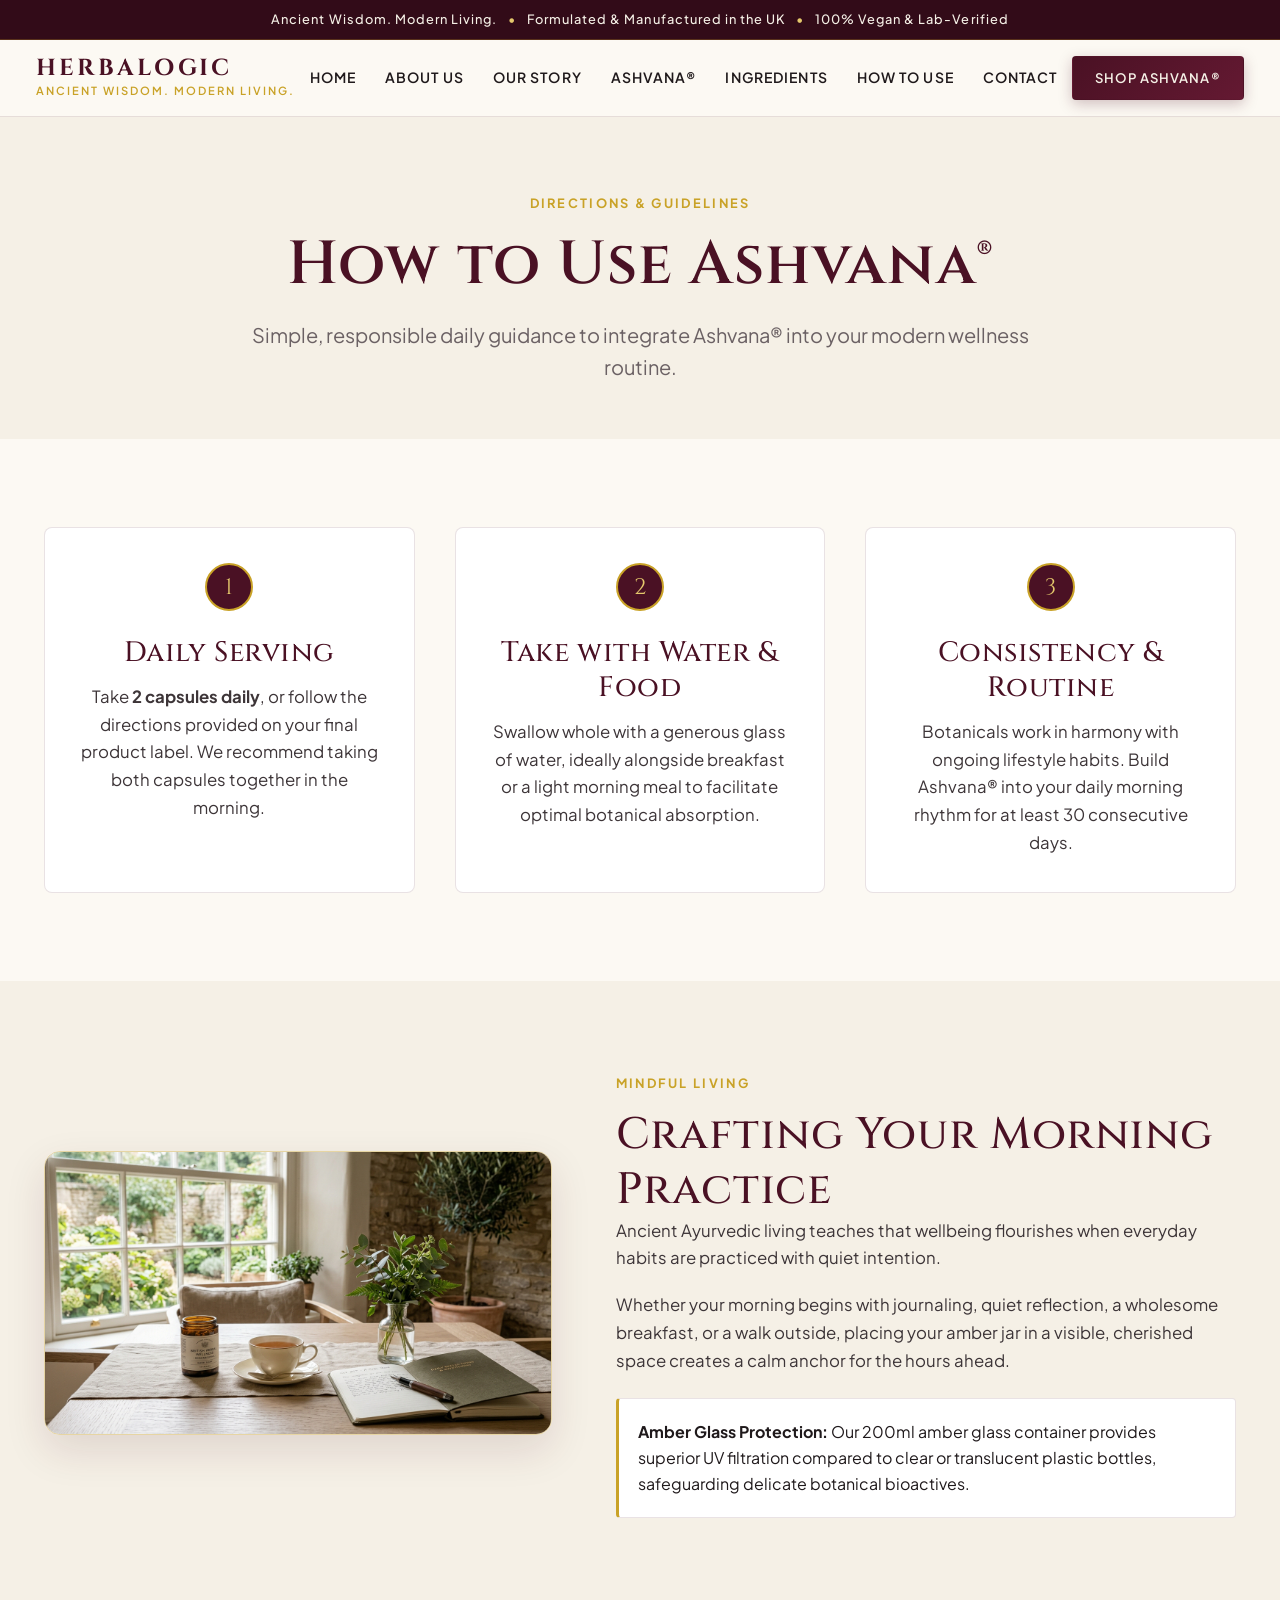
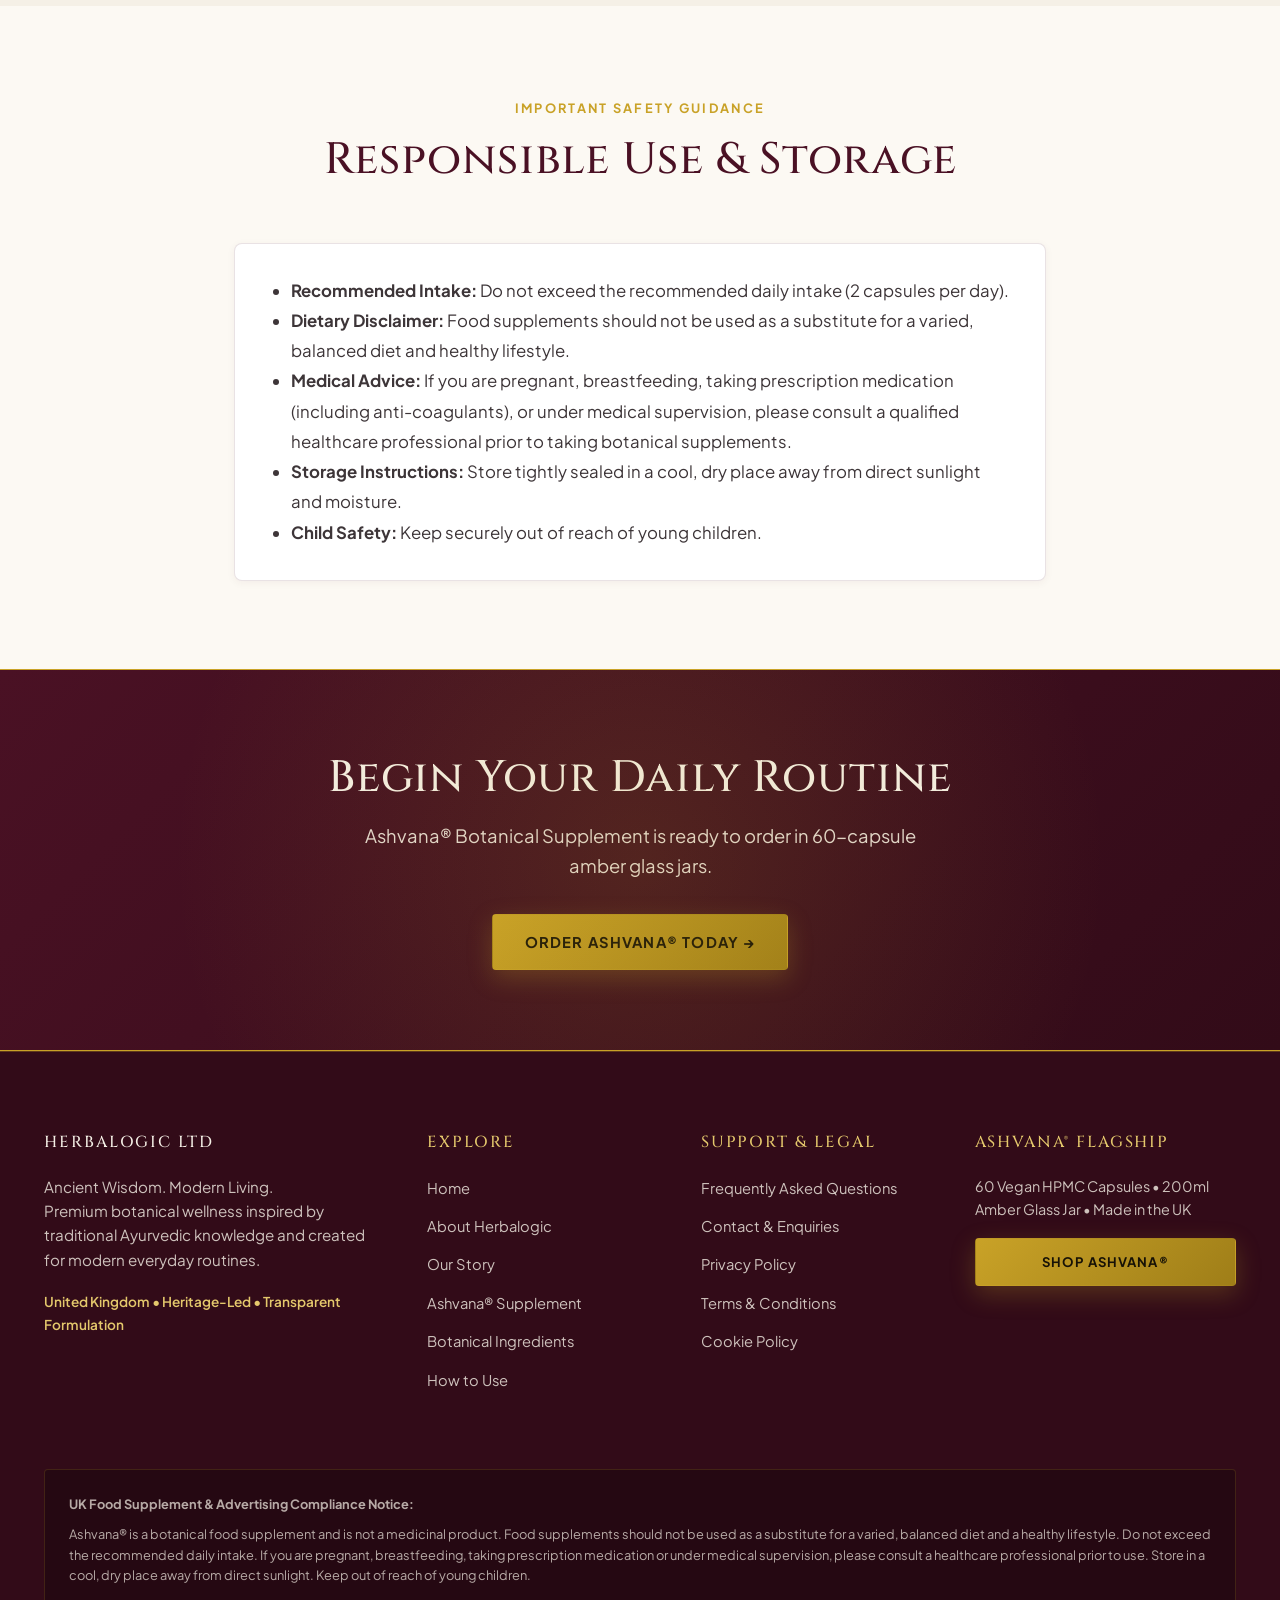
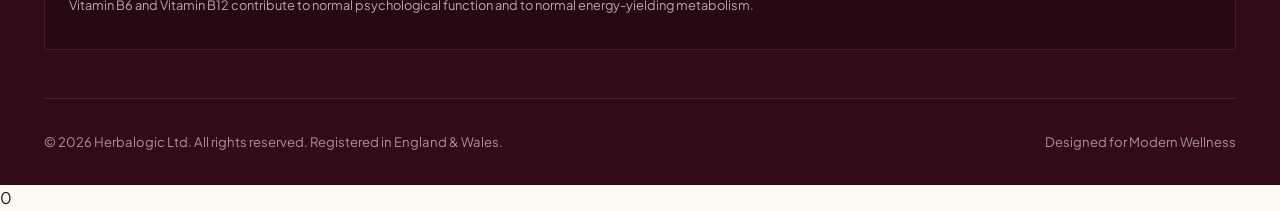
<file: how-to-use.html>
<!DOCTYPE html>
<html> 
  <meta charset="UTF-8">
  <meta name="viewport" content="width=device-width, initial-scale=1.0">
  <meta name="description" content="Discover Ashvana®, a premium botanical food supplement from Herbalogic Ltd, inspired by traditional Ayurvedic knowledge and created for modern everyday living.">
  <title>How to Use – Herbalogic Ltd | Ashvana</title>
<meta name="robots" content="max-image-preview:large">
<link rel="dns-prefetch" href="//fonts.googleapis.com">


<style id="wp-img-auto-sizes-contain-inline-css">
img:is([sizes=auto i],[sizes^="auto," i]){contain-intrinsic-size:3000px 1500px}
/*# sourceURL=wp-img-auto-sizes-contain-inline-css */
</style>
<style id="wp-emoji-styles-inline-css">

	img.wp-smiley, img.emoji {
		display: inline !important;
		border: none !important;
		box-shadow: none !important;
		height: 1em !important;
		width: 1em !important;
		margin: 0 0.07em !important;
		vertical-align: -0.1em !important;
		background: none !important;
		padding: 0 !important;
	}
/*# sourceURL=wp-emoji-styles-inline-css */
</style>
<style id="wp-block-library-inline-css">
:root{--wp-block-synced-color:#7a00df;--wp-block-synced-color--rgb:122,0,223;--wp-bound-block-color:var(--wp-block-synced-color);--wp-editor-canvas-background:#ddd;--wp-admin-theme-color:#007cba;--wp-admin-theme-color--rgb:0,124,186;--wp-admin-theme-color-darker-10:#006ba1;--wp-admin-theme-color-darker-10--rgb:0,107,160.5;--wp-admin-theme-color-darker-20:#005a87;--wp-admin-theme-color-darker-20--rgb:0,90,135;--wp-admin-border-width-focus:2px}@media (min-resolution:192dpi){:root{--wp-admin-border-width-focus:1.5px}}.wp-element-button{cursor:pointer}:root .has-very-light-gray-background-color{background-color:#eee}:root .has-very-dark-gray-background-color{background-color:#313131}:root .has-very-light-gray-color{color:#eee}:root .has-very-dark-gray-color{color:#313131}:root .has-vivid-green-cyan-to-vivid-cyan-blue-gradient-background{background:linear-gradient(135deg,#00d084,#0693e3)}:root .has-purple-crush-gradient-background{background:linear-gradient(135deg,#34e2e4,#4721fb 50%,#ab1dfe)}:root .has-hazy-dawn-gradient-background{background:linear-gradient(135deg,#faaca8,#dad0ec)}:root .has-subdued-olive-gradient-background{background:linear-gradient(135deg,#fafae1,#67a671)}:root .has-atomic-cream-gradient-background{background:linear-gradient(135deg,#fdd79a,#004a59)}:root .has-nightshade-gradient-background{background:linear-gradient(135deg,#330968,#31cdcf)}:root .has-midnight-gradient-background{background:linear-gradient(135deg,#020381,#2874fc)}:root{--wp--preset--font-size--normal:16px;--wp--preset--font-size--huge:42px}.has-regular-font-size{font-size:1em}.has-larger-font-size{font-size:2.625em}.has-normal-font-size{font-size:var(--wp--preset--font-size--normal)}.has-huge-font-size{font-size:var(--wp--preset--font-size--huge)}:root .has-text-align-center{text-align:center}:root .has-text-align-left{text-align:left}:root .has-text-align-right{text-align:right}.has-fit-text{white-space:nowrap!important}#end-resizable-editor-section{display:none}.aligncenter{clear:both}.items-justified-left{justify-content:flex-start}.items-justified-center{justify-content:center}.items-justified-right{justify-content:flex-end}.items-justified-space-between{justify-content:space-between}.screen-reader-text{word-wrap:normal!important;border:0;clip-path:inset(50%);height:1px;margin:-1px;overflow:hidden;padding:0;position:absolute;width:1px;word-break:normal!important}.screen-reader-text:focus{background-color:#ddd;clip-path:none;color:#444;display:block;font-size:1em;height:auto;left:5px;line-height:normal;padding:15px 23px 14px;text-decoration:none;top:5px;width:auto;z-index:100000}html :where(.has-border-color){border-style:solid}html :where([style^=border-color],[style*=";border-color"],[style*="; border-color"]){border-style:solid}html :where([style^=border-top-color],[style*=";border-top-color"],[style*="; border-top-color"]){border-top-style:solid}html :where([style^=border-right-color],[style*=";border-right-color"],[style*="; border-right-color"]){border-right-style:solid}html :where([style^=border-bottom-color],[style*=";border-bottom-color"],[style*="; border-bottom-color"]){border-bottom-style:solid}html :where([style^=border-left-color],[style*=";border-left-color"],[style*="; border-left-color"]){border-left-style:solid}html :where([style^=border-width],[style*=";border-width"],[style*="; border-width"]){border-style:solid}html :where([style^=border-top-width],[style*=";border-top-width"],[style*="; border-top-width"]){border-top-style:solid}html :where([style^=border-right-width],[style*=";border-right-width"],[style*="; border-right-width"]){border-right-style:solid}html :where([style^=border-bottom-width],[style*=";border-bottom-width"],[style*="; border-bottom-width"]){border-bottom-style:solid}html :where([style^=border-left-width],[style*=";border-left-width"],[style*="; border-left-width"]){border-left-style:solid}html :where(img[class*=wp-image-]){height:auto;max-width:100%}:where(figure){margin:0 0 1em}html :where(.is-position-sticky){--wp-admin--admin-bar--position-offset:var(--wp-admin--admin-bar--height,0px)}@media screen and (max-width:600px){html :where(.is-position-sticky){--wp-admin--admin-bar--position-offset:0px}}

/*# sourceURL=/wp-includes/css/dist/block-library/common.min.css */
</style>
<style id="classic-theme-styles-inline-css">
/*! This file is auto-generated */
.wp-block-button__link{color:#fff;background-color:#32373c;border-radius:9999px;box-shadow:none;text-decoration:none;padding:calc(.667em + 2px) calc(1.333em + 2px);font-size:1.125em}.wp-block-file__button{background:#32373c;color:#fff;text-decoration:none}
/*# sourceURL=/wp-includes/css/classic-themes.min.css */
</style>

<style id="global-styles-inline-css">
:root{--wp--preset--aspect-ratio--square: 1;--wp--preset--aspect-ratio--4-3: 4/3;--wp--preset--aspect-ratio--3-4: 3/4;--wp--preset--aspect-ratio--3-2: 3/2;--wp--preset--aspect-ratio--2-3: 2/3;--wp--preset--aspect-ratio--16-9: 16/9;--wp--preset--aspect-ratio--9-16: 9/16;--wp--preset--color--black: #000000;--wp--preset--color--cyan-bluish-gray: #abb8c3;--wp--preset--color--white: #ffffff;--wp--preset--color--pale-pink: #f78da7;--wp--preset--color--vivid-red: #cf2e2e;--wp--preset--color--luminous-vivid-orange: #ff6900;--wp--preset--color--luminous-vivid-amber: #fcb900;--wp--preset--color--light-green-cyan: #7bdcb5;--wp--preset--color--vivid-green-cyan: #00d084;--wp--preset--color--pale-cyan-blue: #8ed1fc;--wp--preset--color--vivid-cyan-blue: #0693e3;--wp--preset--color--vivid-purple: #9b51e0;--wp--preset--gradient--vivid-cyan-blue-to-vivid-purple: linear-gradient(135deg,rgb(6,147,227) 0%,rgb(155,81,224) 100%);--wp--preset--gradient--light-green-cyan-to-vivid-green-cyan: linear-gradient(135deg,rgb(122,220,180) 0%,rgb(0,208,130) 100%);--wp--preset--gradient--luminous-vivid-amber-to-luminous-vivid-orange: linear-gradient(135deg,rgb(252,185,0) 0%,rgb(255,105,0) 100%);--wp--preset--gradient--luminous-vivid-orange-to-vivid-red: linear-gradient(135deg,rgb(255,105,0) 0%,rgb(207,46,46) 100%);--wp--preset--gradient--very-light-gray-to-cyan-bluish-gray: linear-gradient(135deg,rgb(238,238,238) 0%,rgb(169,184,195) 100%);--wp--preset--gradient--cool-to-warm-spectrum: linear-gradient(135deg,rgb(74,234,220) 0%,rgb(151,120,209) 20%,rgb(207,42,186) 40%,rgb(238,44,130) 60%,rgb(251,105,98) 80%,rgb(254,248,76) 100%);--wp--preset--gradient--blush-light-purple: linear-gradient(135deg,rgb(255,206,236) 0%,rgb(152,150,240) 100%);--wp--preset--gradient--blush-bordeaux: linear-gradient(135deg,rgb(254,205,165) 0%,rgb(254,45,45) 50%,rgb(107,0,62) 100%);--wp--preset--gradient--luminous-dusk: linear-gradient(135deg,rgb(255,203,112) 0%,rgb(199,81,192) 50%,rgb(65,88,208) 100%);--wp--preset--gradient--pale-ocean: linear-gradient(135deg,rgb(255,245,203) 0%,rgb(182,227,212) 50%,rgb(51,167,181) 100%);--wp--preset--gradient--electric-grass: linear-gradient(135deg,rgb(202,248,128) 0%,rgb(113,206,126) 100%);--wp--preset--gradient--midnight: linear-gradient(135deg,rgb(2,3,129) 0%,rgb(40,116,252) 100%);--wp--preset--font-size--small: 13px;--wp--preset--font-size--medium: 20px;--wp--preset--font-size--large: 36px;--wp--preset--font-size--x-large: 42px;--wp--preset--spacing--20: 0.44rem;--wp--preset--spacing--30: 0.67rem;--wp--preset--spacing--40: 1rem;--wp--preset--spacing--50: 1.5rem;--wp--preset--spacing--60: 2.25rem;--wp--preset--spacing--70: 3.38rem;--wp--preset--spacing--80: 5.06rem;--wp--preset--shadow--natural: 6px 6px 9px rgba(0, 0, 0, 0.2);--wp--preset--shadow--deep: 12px 12px 50px rgba(0, 0, 0, 0.4);--wp--preset--shadow--sharp: 6px 6px 0px rgba(0, 0, 0, 0.2);--wp--preset--shadow--outlined: 6px 6px 0px -3px rgb(255, 255, 255), 6px 6px rgb(0, 0, 0);--wp--preset--shadow--crisp: 6px 6px 0px rgb(0, 0, 0);}.wp-block-button{--wp--preset--dimension--25: 25%;--wp--preset--dimension--50: 50%;--wp--preset--dimension--75: 75%;--wp--preset--dimension--100: 100%;}:where(body) { margin: 0; }:where(.is-layout-flex){gap: 0.5em;}:where(.is-layout-grid){gap: 0.5em;}body .is-layout-flex{display: flex;}.is-layout-flex{flex-wrap: wrap;align-items: center;}.is-layout-flex > :is(*, div){margin: 0;}body .is-layout-grid{display: grid;}.is-layout-grid > :is(*, div){margin: 0;}body{padding-top: 0px;padding-right: 0px;padding-bottom: 0px;padding-left: 0px;}:root :where(.wp-element-button, .wp-block-button__link){background-color: #32373c;border-width: 0;color: #fff;font-family: inherit;font-size: inherit;font-style: inherit;font-weight: inherit;letter-spacing: inherit;line-height: inherit;padding-top: calc(0.667em + 2px);padding-right: calc(1.333em + 2px);padding-bottom: calc(0.667em + 2px);padding-left: calc(1.333em + 2px);text-decoration: none;text-transform: inherit;}.has-black-color{color: var(--wp--preset--color--black) !important;}.has-cyan-bluish-gray-color{color: var(--wp--preset--color--cyan-bluish-gray) !important;}.has-white-color{color: var(--wp--preset--color--white) !important;}.has-pale-pink-color{color: var(--wp--preset--color--pale-pink) !important;}.has-vivid-red-color{color: var(--wp--preset--color--vivid-red) !important;}.has-luminous-vivid-orange-color{color: var(--wp--preset--color--luminous-vivid-orange) !important;}.has-luminous-vivid-amber-color{color: var(--wp--preset--color--luminous-vivid-amber) !important;}.has-light-green-cyan-color{color: var(--wp--preset--color--light-green-cyan) !important;}.has-vivid-green-cyan-color{color: var(--wp--preset--color--vivid-green-cyan) !important;}.has-pale-cyan-blue-color{color: var(--wp--preset--color--pale-cyan-blue) !important;}.has-vivid-cyan-blue-color{color: var(--wp--preset--color--vivid-cyan-blue) !important;}.has-vivid-purple-color{color: var(--wp--preset--color--vivid-purple) !important;}.has-black-background-color{background-color: var(--wp--preset--color--black) !important;}.has-cyan-bluish-gray-background-color{background-color: var(--wp--preset--color--cyan-bluish-gray) !important;}.has-white-background-color{background-color: var(--wp--preset--color--white) !important;}.has-pale-pink-background-color{background-color: var(--wp--preset--color--pale-pink) !important;}.has-vivid-red-background-color{background-color: var(--wp--preset--color--vivid-red) !important;}.has-luminous-vivid-orange-background-color{background-color: var(--wp--preset--color--luminous-vivid-orange) !important;}.has-luminous-vivid-amber-background-color{background-color: var(--wp--preset--color--luminous-vivid-amber) !important;}.has-light-green-cyan-background-color{background-color: var(--wp--preset--color--light-green-cyan) !important;}.has-vivid-green-cyan-background-color{background-color: var(--wp--preset--color--vivid-green-cyan) !important;}.has-pale-cyan-blue-background-color{background-color: var(--wp--preset--color--pale-cyan-blue) !important;}.has-vivid-cyan-blue-background-color{background-color: var(--wp--preset--color--vivid-cyan-blue) !important;}.has-vivid-purple-background-color{background-color: var(--wp--preset--color--vivid-purple) !important;}.has-black-border-color{border-color: var(--wp--preset--color--black) !important;}.has-cyan-bluish-gray-border-color{border-color: var(--wp--preset--color--cyan-bluish-gray) !important;}.has-white-border-color{border-color: var(--wp--preset--color--white) !important;}.has-pale-pink-border-color{border-color: var(--wp--preset--color--pale-pink) !important;}.has-vivid-red-border-color{border-color: var(--wp--preset--color--vivid-red) !important;}.has-luminous-vivid-orange-border-color{border-color: var(--wp--preset--color--luminous-vivid-orange) !important;}.has-luminous-vivid-amber-border-color{border-color: var(--wp--preset--color--luminous-vivid-amber) !important;}.has-light-green-cyan-border-color{border-color: var(--wp--preset--color--light-green-cyan) !important;}.has-vivid-green-cyan-border-color{border-color: var(--wp--preset--color--vivid-green-cyan) !important;}.has-pale-cyan-blue-border-color{border-color: var(--wp--preset--color--pale-cyan-blue) !important;}.has-vivid-cyan-blue-border-color{border-color: var(--wp--preset--color--vivid-cyan-blue) !important;}.has-vivid-purple-border-color{border-color: var(--wp--preset--color--vivid-purple) !important;}.has-vivid-cyan-blue-to-vivid-purple-gradient-background{background: var(--wp--preset--gradient--vivid-cyan-blue-to-vivid-purple) !important;}.has-light-green-cyan-to-vivid-green-cyan-gradient-background{background: var(--wp--preset--gradient--light-green-cyan-to-vivid-green-cyan) !important;}.has-luminous-vivid-amber-to-luminous-vivid-orange-gradient-background{background: var(--wp--preset--gradient--luminous-vivid-amber-to-luminous-vivid-orange) !important;}.has-luminous-vivid-orange-to-vivid-red-gradient-background{background: var(--wp--preset--gradient--luminous-vivid-orange-to-vivid-red) !important;}.has-very-light-gray-to-cyan-bluish-gray-gradient-background{background: var(--wp--preset--gradient--very-light-gray-to-cyan-bluish-gray) !important;}.has-cool-to-warm-spectrum-gradient-background{background: var(--wp--preset--gradient--cool-to-warm-spectrum) !important;}.has-blush-light-purple-gradient-background{background: var(--wp--preset--gradient--blush-light-purple) !important;}.has-blush-bordeaux-gradient-background{background: var(--wp--preset--gradient--blush-bordeaux) !important;}.has-luminous-dusk-gradient-background{background: var(--wp--preset--gradient--luminous-dusk) !important;}.has-pale-ocean-gradient-background{background: var(--wp--preset--gradient--pale-ocean) !important;}.has-electric-grass-gradient-background{background: var(--wp--preset--gradient--electric-grass) !important;}.has-midnight-gradient-background{background: var(--wp--preset--gradient--midnight) !important;}.has-small-font-size{font-size: var(--wp--preset--font-size--small) !important;}.has-medium-font-size{font-size: var(--wp--preset--font-size--medium) !important;}.has-large-font-size{font-size: var(--wp--preset--font-size--large) !important;}.has-x-large-font-size{font-size: var(--wp--preset--font-size--x-large) !important;}
/*# sourceURL=global-styles-inline-css */
</style>

<link rel="stylesheet" id="herbalogic-fonts-css" href="https://fonts.googleapis.com/css2?family=Cinzel:wght@500;600;700&amp;family=Cormorant+Garamond:ital,wght@0,400;0,500;0,600;1,400&amp;family=Plus+Jakarta+Sans:wght@400;500;600;700&amp;display=swap" media="all">
<link rel="stylesheet" id="herbalogic-style-css" href="assets/css/style.css" media="all">
<link rel="EditURI" type="application/rsd+xml" title="RSD" href="/xmlrpc.php?rsd">
<meta name="generator" content="WordPress 7.1.3">
<link rel="canonical" href="/how-to-use/">
<link rel="shortlink" href="/?p=9">



<!-- Announcement Bar -->
<div class="hl-announcement-bar">
  Ancient Wisdom. Modern Living. <span>•</span> Formulated &amp; Manufactured in the UK <span>•</span> 100% Vegan &amp; Lab-Verified
</div>

<!-- Header -->
<header class="hl-header">
  <div class="hl-container hl-header-inner">
    <a href="index.html" class="hl-brand" aria-label="Herbalogic Ltd Home">
      <span class="hl-brand-title">HERBALOGIC</span>
      <span class="hl-brand-tagline">Ancient Wisdom. Modern Living.</span>
    </a>

    <nav class="hl-nav" id="primary-navigation" aria-label="Main Navigation">
      <a href="index.html">Home</a>
      <a href="about.html">About Us</a>
      <a href="our-story.html">Our Story</a>
      <a href="ashvana-product.html">Ashvana®</a>
      <a href="ingredients.html">Ingredients</a>
      <a href="how-to-use.html">How to Use</a>
      <a href="contact.html">Contact</a>
    </nav>

    <div class="hl-header-actions">
      <a href="ashvana-product.html" class="btn btn-primary" style="padding: 0.65rem 1.4rem; font-size: 0.82rem;">
        Shop Ashvana®      </a>
      <button class="hl-mobile-toggle" id="mobile-menu-toggle" aria-label="Open Navigation Menu" aria-expanded="false">
        <svg fill="none" stroke="currentColor" viewbox="0 0 24 24" xmlns="http://www.w3.org/2000/svg">
          <path stroke-linecap="round" stroke-linejoin="round" stroke-width="2" d="M4 6h16M4 12h16m-7 6h7"></path>
        </svg>
      </button>
    </div>
  </div>
</header>

<main>
  <!-- Hero -->
  <section class="hl-section hl-section-warm" style="padding: 4.5rem 0 3.5rem;">
    <div class="hl-container hl-container-narrow" style="text-align: center;">
      <span class="eyebrow">Directions &amp; Guidelines</span>
      <h1>How to Use Ashvana®</h1>
      <p class="hl-hero-subtitle" style="margin-top: 1rem;">
        Simple, responsible daily guidance to integrate Ashvana® into your modern wellness routine.
      </p>
    </div>
  </section>

  <!-- Routine Steps -->
  <section class="hl-section">
    <div class="hl-container">
      <div class="hl-steps-grid">
        <div class="hl-step-card">
          <div class="hl-step-number">1</div>
          <h3 style="margin-bottom: 0.8rem;">Daily Serving</h3>
          <p>Take <strong>2 capsules daily</strong>, or follow the directions provided on your final product label. We recommend taking both capsules together in the morning.</p>
        </div>

        <div class="hl-step-card">
          <div class="hl-step-number">2</div>
          <h3 style="margin-bottom: 0.8rem;">Take with Water &amp; Food</h3>
          <p>Swallow whole with a generous glass of water, ideally alongside breakfast or a light morning meal to facilitate optimal botanical absorption.</p>
        </div>

        <div class="hl-step-card">
          <div class="hl-step-number">3</div>
          <h3 style="margin-bottom: 0.8rem;">Consistency &amp; Routine</h3>
          <p>Botanicals work in harmony with ongoing lifestyle habits. Build Ashvana® into your daily morning rhythm for at least 30 consecutive days.</p>
        </div>
      </div>
    </div>
  </section>

  <!-- Lifestyle & Routine Image Showcase -->
  <section class="hl-section hl-section-warm">
    <div class="hl-container">
      <div class="hl-story-grid">
        <div class="hl-story-visual">
          <img src="assets/images/lifestyle-routine.jpg" alt="Morning routine table setting with journal, tea, and Ashvana jar" width="600" height="400">
        </div>
        <div class="hl-story-content">
          <span class="eyebrow">Mindful Living</span>
          <h2>Crafting Your Morning Practice</h2>
          <p>
            Ancient Ayurvedic living teaches that wellbeing flourishes when everyday habits are practiced with quiet intention.
          </p>
          <p>
            Whether your morning begins with journaling, quiet reflection, a wholesome breakfast, or a walk outside, placing your amber jar in a visible, cherished space creates a calm anchor for the hours ahead.
          </p>
          <div style="background: #FFFFFF; border: 1px solid var(--color-border); border-left: 3px solid var(--color-gold); padding: 1.2rem; border-radius: var(--radius-sm); margin-top: 1.5rem;">
            <strong>Amber Glass Protection:</strong> Our 200ml amber glass container provides superior UV filtration compared to clear or translucent plastic bottles, safeguarding delicate botanical bioactives.
          </div>
        </div>
      </div>
    </div>
  </section>

  <!-- Safety & Guardrails -->
  <section class="hl-section">
    <div class="hl-container hl-container-narrow">
      <div class="hl-section-header">
        <span class="eyebrow">Important Safety Guidance</span>
        <h2>Responsible Use &amp; Storage</h2>
      </div>

      <div style="background: #FFFFFF; border: 1px solid var(--color-border); border-radius: var(--radius-md); padding: 2rem; box-shadow: var(--shadow-sm);">
        <ul style="list-style-type: disc; margin-left: 1.5rem; line-height: 1.8; color: #3D3538; font-size: 1.05rem;">
          <li><strong>Recommended Intake:</strong> Do not exceed the recommended daily intake (2 capsules per day).</li>
          <li><strong>Dietary Disclaimer:</strong> Food supplements should not be used as a substitute for a varied, balanced diet and healthy lifestyle.</li>
          <li><strong>Medical Advice:</strong> If you are pregnant, breastfeeding, taking prescription medication (including anti-coagulants), or under medical supervision, please consult a qualified healthcare professional prior to taking botanical supplements.</li>
          <li><strong>Storage Instructions:</strong> Store tightly sealed in a cool, dry place away from direct sunlight and moisture.</li>
          <li><strong>Child Safety:</strong> Keep securely out of reach of young children.</li>
        </ul>
      </div>
    </div>
  </section>

  <!-- CTA Banner -->
  <section class="hl-cta-banner">
    <div class="hl-container">
      <h2>Begin Your Daily Routine</h2>
      <p>Ashvana® Botanical Supplement is ready to order in 60-capsule amber glass jars.</p>
      <a href="ashvana-product.html" class="btn btn-gold">
        Order Ashvana® Today →
      </a>
    </div>
  </section>
</main>

<footer class="hl-footer">
  <div class="hl-container">
    <div class="hl-footer-grid">
      <!-- Col 1: Brand Info -->
      <div>
        <h4 style="color: var(--color-ivory);">HERBALOGIC LTD</h4>
        <p style="color: rgba(245, 240, 230, 0.8); font-size: 0.95rem; line-height: 1.6; margin-bottom: 1.2rem;">
          Ancient Wisdom. Modern Living.<br>
          Premium botanical wellness inspired by traditional Ayurvedic knowledge and created for modern everyday routines.
        </p>
        <p style="color: var(--color-gold-light); font-size: 0.85rem; font-weight: 600;">
          United Kingdom • Heritage-Led • Transparent Formulation
        </p>
      </div>

      <!-- Col 2: Navigation -->
      <div>
        <h4>Explore</h4>
        <ul class="hl-footer-links">
          <li><a href="index.html">Home</a></li>
          <li><a href="about.html">About Herbalogic</a></li>
          <li><a href="our-story.html">Our Story</a></li>
          <li><a href="ashvana-product.html">Ashvana® Supplement</a></li>
          <li><a href="ingredients.html">Botanical Ingredients</a></li>
          <li><a href="how-to-use.html">How to Use</a></li>
        </ul>
      </div>

      <!-- Col 3: Support & Legal -->
      <div>
        <h4>Support &amp; Legal</h4>
        <ul class="hl-footer-links">
          <li><a href="faq.html">Frequently Asked Questions</a></li>
          <li><a href="contact.html">Contact &amp; Enquiries</a></li>
          <li><a href="privacy-policy.html">Privacy Policy</a></li>
          <li><a href="terms-and-conditions.html">Terms &amp; Conditions</a></li>
          <li><a href="cookie-policy.html">Cookie Policy</a></li>
        </ul>
      </div>

      <!-- Col 4: Ashvana Flagship -->
      <div>
        <h4>Ashvana® Flagship</h4>
        <p style="color: rgba(245, 240, 230, 0.8); font-size: 0.9rem; margin-bottom: 1rem;">
          60 Vegan HPMC Capsules • 200ml Amber Glass Jar • Made in the UK
        </p>
        <a href="https://www.amazon.co.uk/" target="_blank" rel="noopener noreferrer" class="btn btn-gold" style="padding: 0.75rem 1.4rem; font-size: 0.82rem; width: 100%;">
          Shop Ashvana®        </a>
      </div>
    </div>

    <!-- Compliance Guardrail Disclaimer (Mandatory UK Food Supplement Rules) -->
    <div class="hl-footer-compliance">
      <p><strong>UK Food Supplement &amp; Advertising Compliance Notice:</strong></p>
      <p>Ashvana® is a botanical food supplement and is not a medicinal product. Food supplements should not be used as a substitute for a varied, balanced diet and a healthy lifestyle. Do not exceed the recommended daily intake. If you are pregnant, breastfeeding, taking prescription medication or under medical supervision, please consult a healthcare professional prior to use. Store in a cool, dry place away from direct sunlight. Keep out of reach of young children.</p>
      <p>Vitamin B6 and Vitamin B12 contribute to normal psychological function and to normal energy-yielding metabolism.</p>
    </div>

    <!-- Bottom Copyright -->
    <div class="hl-footer-bottom">
      <div>
        © 2026 Herbalogic Ltd. All rights reserved. Registered in England &amp; Wales.
      </div>
      <div>
        Designed for Modern Wellness
      </div>
    </div>
  </div>
</footer>

<script type="speculationrules">
{"prefetch":[{"source":"document","where":{"and":[{"href_matches":"/herbalogic/*"},{"not":{"href_matches":["/herbalogic/wp-*.php","/herbalogic/wp-admin/*","/herbalogic/wp-content/uploads/*","/herbalogic/wp-content/*","/herbalogic/wp-content/plugins/*","/herbalogic/wp-content/themes/herbalogic-ashvana/*","/herbalogic/*\\?(.+)"]}},{"not":{"selector_matches":"a[rel~=\"nofollow\"]"}},{"not":{"selector_matches":".no-prefetch, .no-prefetch a"}}]},"eagerness":"conservative"}]}
</script>
<script id="herbalogic-main-js" src="assets/js/main.js?ver=1.0.0"></script>
<script id="wp-emoji-settings" type="application/json">
{"baseUrl":"https://s.w.org/images/core/emoji/17.0.2/72x72/","ext":".png","svgUrl":"https://s.w.org/images/core/emoji/17.0.2/svg/","svgExt":".svg","source":{"concatemoji":"wp-includes/js/wp-emoji-release.min.js?ver=7.1.3"}}
</script>
<script type="module">
/*! This file is auto-generated */
var e="script#wp-emoji-settings",t=document.querySelector(e);if(!(t instanceof HTMLScriptElement))throw new Error("Element missing: "+e);const r=JSON.parse(t.text),s=(window._wpemojiSettings=r,"wpEmojiSettingsSupports"),o=["flag","emoji"];function i(e){try{var t={supportTests:e,timestamp:(new Date).valueOf()};sessionStorage.setItem(s,JSON.stringify(t))}catch(e){}}function c(e,t,n){e.clearRect(0,0,e.canvas.width,e.canvas.height),e.fillText(t,0,0);t=new Uint32Array(e.getImageData(0,0,e.canvas.width,e.canvas.height).data);e.clearRect(0,0,e.canvas.width,e.canvas.height),e.fillText(n,0,0);const r=new Uint32Array(e.getImageData(0,0,e.canvas.width,e.canvas.height).data);return t.every((e,t)=>e===r[t])}function p(e,t){e.clearRect(0,0,e.canvas.width,e.canvas.height),e.fillText(t,0,0);var n=e.getImageData(16,16,1,1);for(let e=0;e<n.data.length;e++)if(0!==n.data[e])return!1;return!0}function u(e,t,n,r){switch(t){case"flag":return n(e,"\ud83c\udff3\ufe0f\u200d\u26a7\ufe0f","\ud83c\udff3\ufe0f\u200b\u26a7\ufe0f")?!1:!n(e,"\ud83c\udde8\ud83c\uddf6","\ud83c\udde8\u200b\ud83c\uddf6")&&!n(e,"\ud83c\udff4\udb40\udc67\udb40\udc62\udb40\udc65\udb40\udc6e\udb40\udc67\udb40\udc7f","\ud83c\udff4\u200b\udb40\udc67\u200b\udb40\udc62\u200b\udb40\udc65\u200b\udb40\udc6e\u200b\udb40\udc67\u200b\udb40\udc7f");case"emoji":return!r(e,"\ud83e\u1fac8")}return!1}function f(e,t,n,r){let a;const s=(a="undefined"!=typeof WorkerGlobalScope&&self instanceof WorkerGlobalScope?new OffscreenCanvas(300,150):document.createElement("canvas")).getContext("2d",{willReadFrequently:!0}),o=(s.textBaseline="top",s.font="600 32px Arial",{});return e.forEach(e=>{o[e]=t(s,e,n,r)}),o}function a(e){var t=document.createElement("script");t.src=e,t.defer=!0,document.head.appendChild(t)}r.supports={everything:!0,everythingExceptFlag:!0},new Promise(t=>{let n=function(){try{var e=JSON.parse(sessionStorage.getItem(s));if("object"==typeof e&&"number"==typeof e.timestamp&&(new Date).valueOf()<e.timestamp+604800&&"object"==typeof e.supportTests)return e.supportTests}catch(e){}return null}();if(!n){if("undefined"!=typeof Worker&&"undefined"!=typeof OffscreenCanvas&&"undefined"!=typeof URL&&URL.createObjectURL&&"undefined"!=typeof Blob)try{var e="postMessage("+f.toString()+"("+[JSON.stringify(o),u.toString(),c.toString(),p.toString()].join(",")+"));",r=new Blob([e],{type:"text/javascript"});const a=new Worker(URL.createObjectURL(r),{name:"wpTestEmojiSupports"});return void(a.onmessage=e=>{i(n=e.data),a.terminate(),t(n)})}catch(e){}i(n=f(o,u,c,p))}t(n)}).then(e=>{for(const n in e)r.supports[n]=e[n],r.supports.everything=r.supports.everything&&r.supports[n],"flag"!==n&&(r.supports.everythingExceptFlag=r.supports.everythingExceptFlag&&r.supports[n]);var t;r.supports.everythingExceptFlag=r.supports.everythingExceptFlag&&!r.supports.flag,r.supports.everything||((t=r.source||{}).concatemoji?a(t.concatemoji):t.wpemoji&&t.twemoji&&(a(t.twemoji),a(t.wpemoji)))});
//# sourceURL=/wp-includes/js/wp-emoji-loader.min.js
</script>



0

</body></html>
</file>
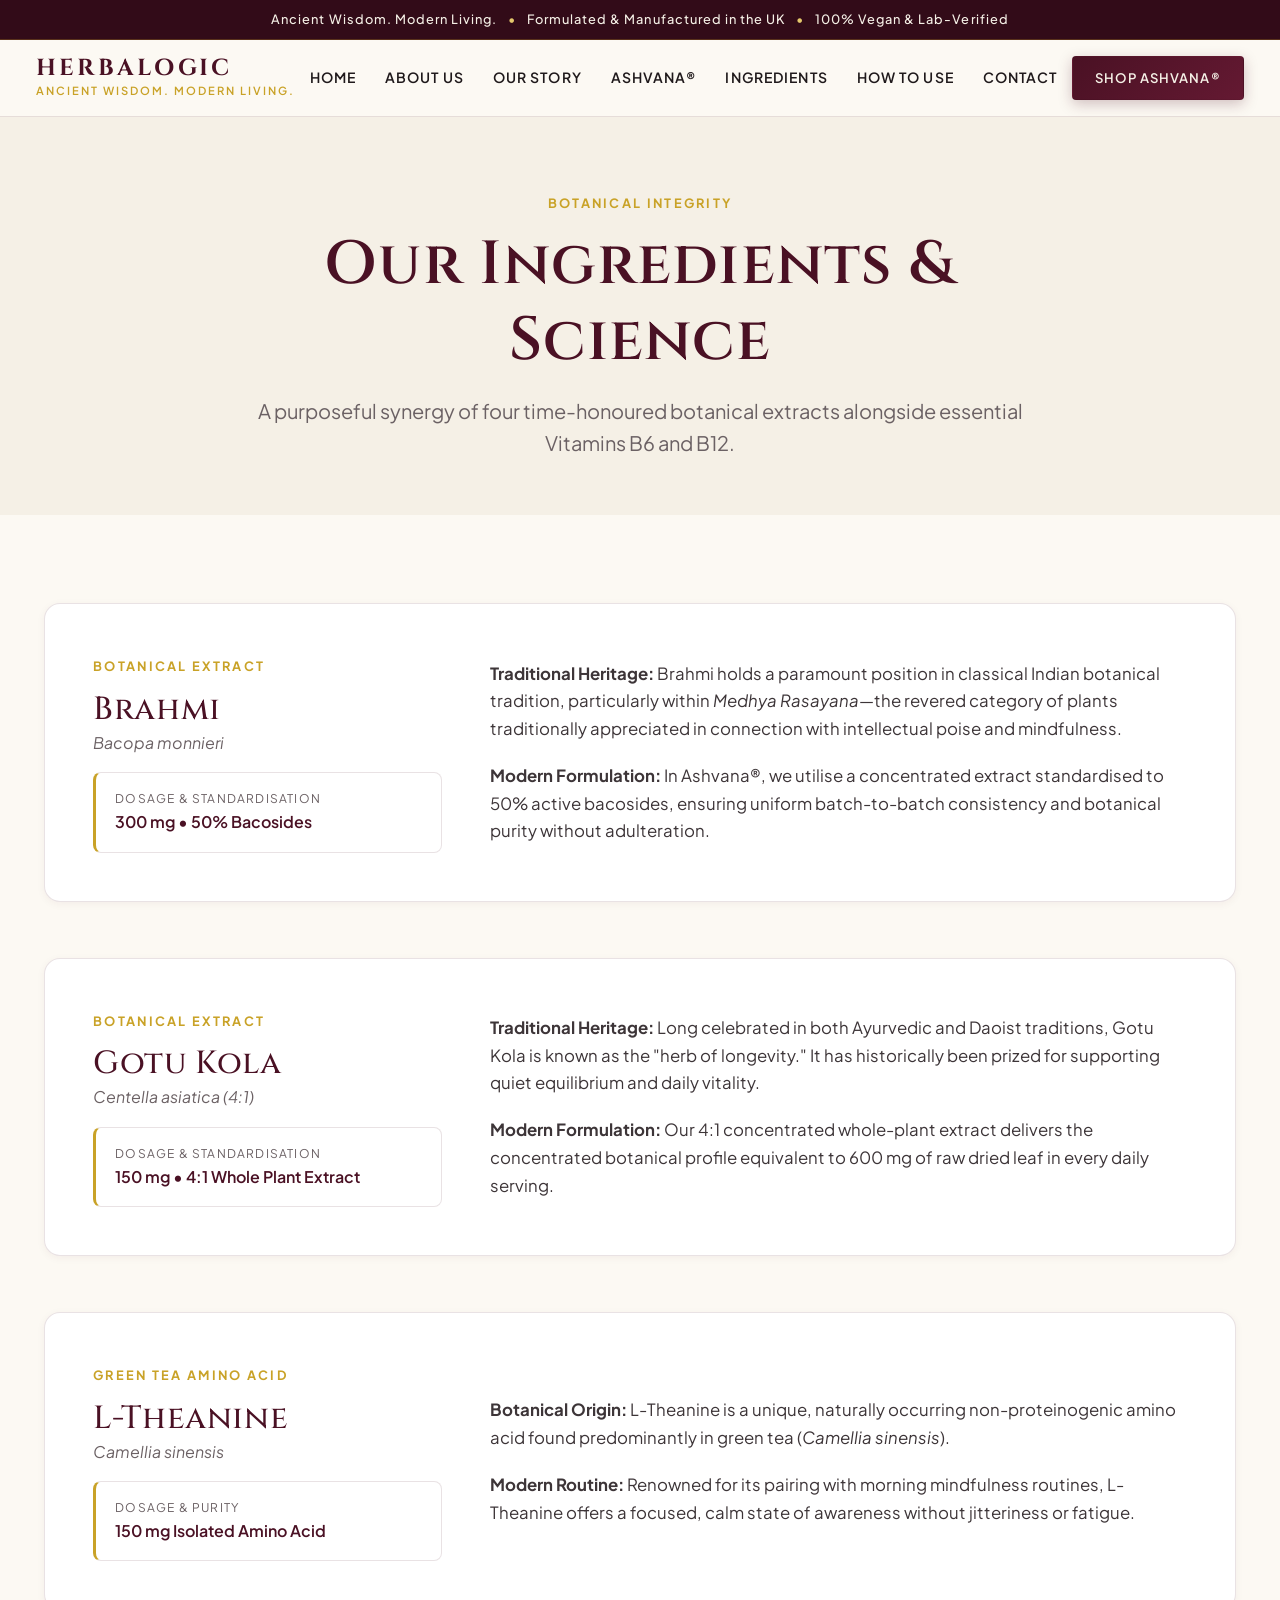
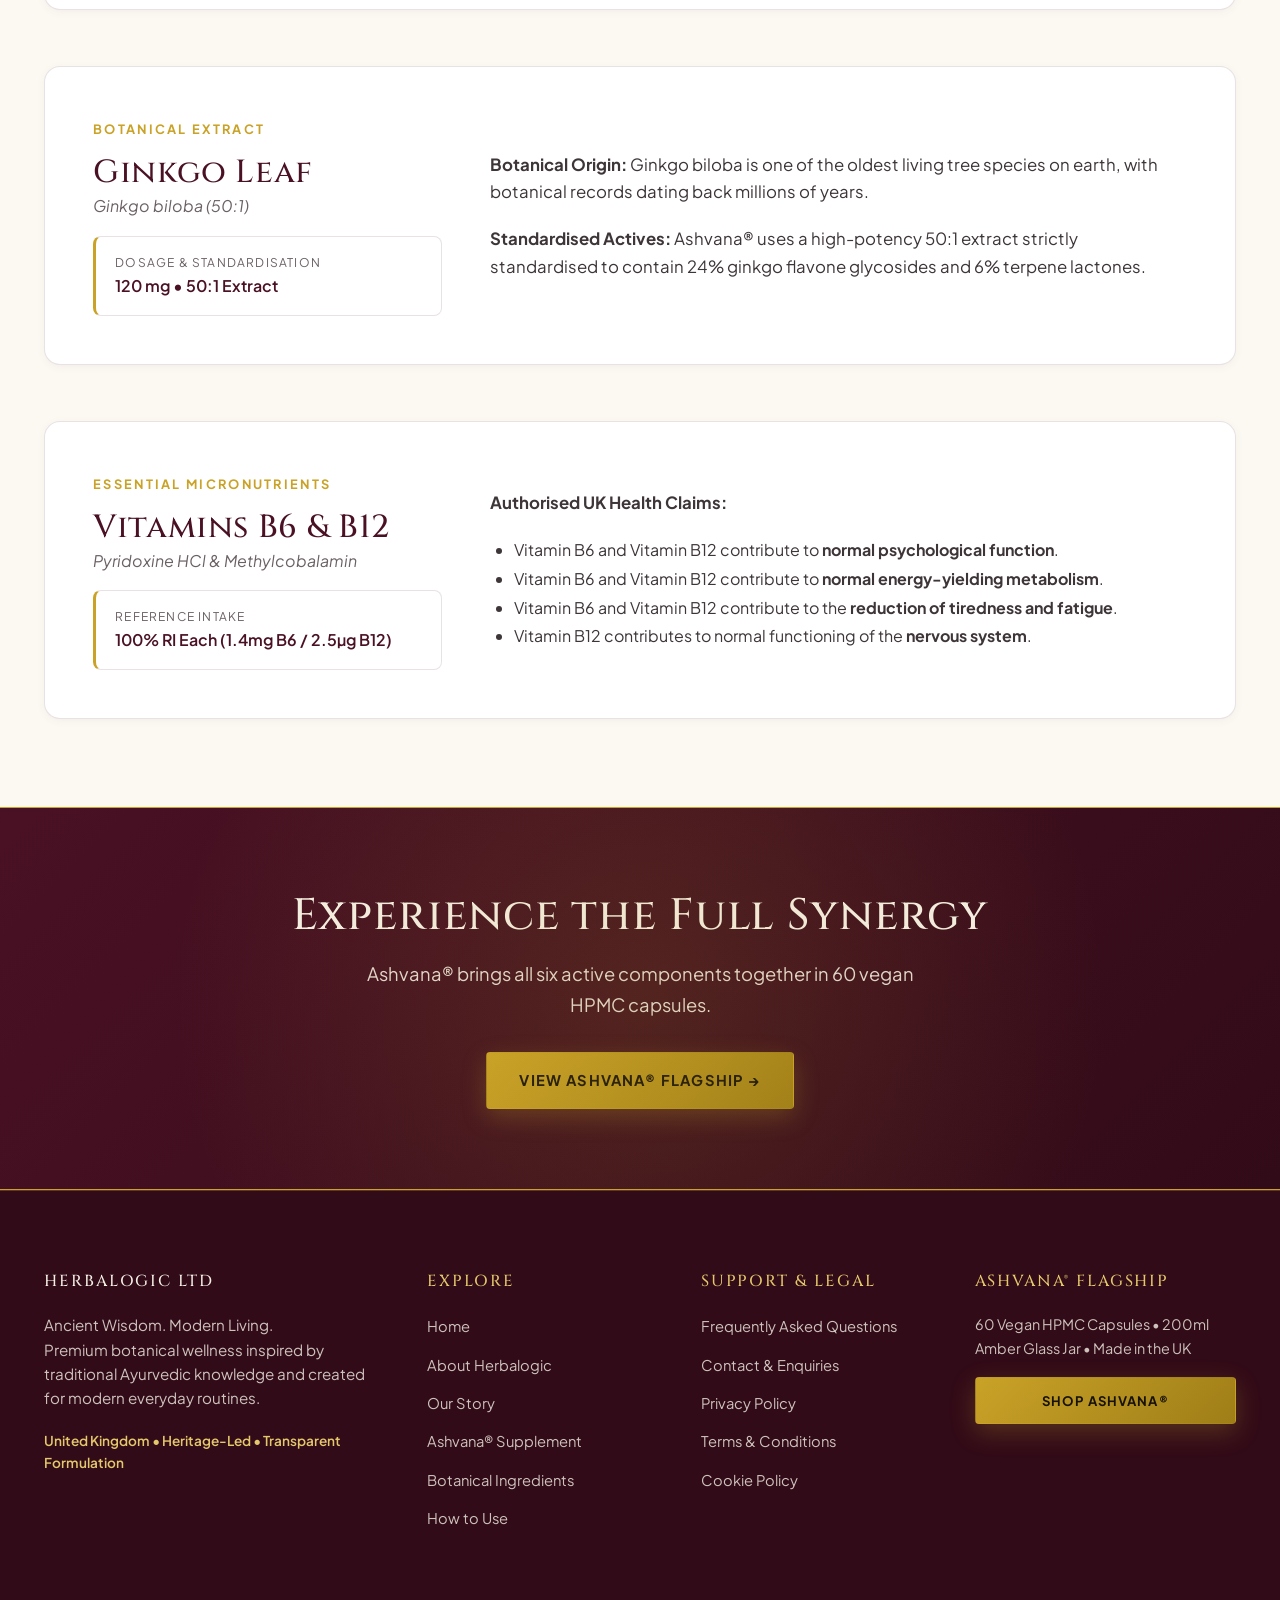
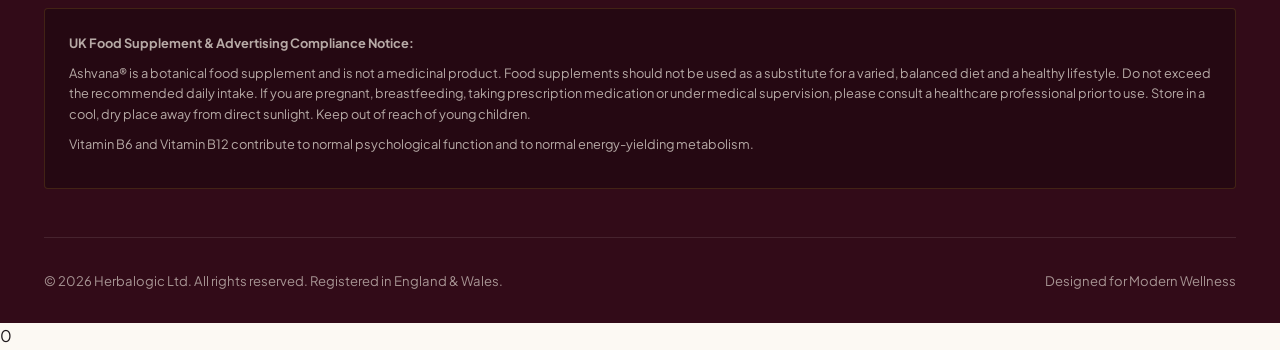
<file: ingredients.html>
<!DOCTYPE html>
<html> 
  <meta charset="UTF-8">
  <meta name="viewport" content="width=device-width, initial-scale=1.0">
  <meta name="description" content="Discover Ashvana®, a premium botanical food supplement from Herbalogic Ltd, inspired by traditional Ayurvedic knowledge and created for modern everyday living.">
  <title>Ingredients – Herbalogic Ltd | Ashvana</title>
<meta name="robots" content="max-image-preview:large">
<link rel="dns-prefetch" href="//fonts.googleapis.com">


<style id="wp-img-auto-sizes-contain-inline-css">
img:is([sizes=auto i],[sizes^="auto," i]){contain-intrinsic-size:3000px 1500px}
/*# sourceURL=wp-img-auto-sizes-contain-inline-css */
</style>
<style id="wp-emoji-styles-inline-css">

	img.wp-smiley, img.emoji {
		display: inline !important;
		border: none !important;
		box-shadow: none !important;
		height: 1em !important;
		width: 1em !important;
		margin: 0 0.07em !important;
		vertical-align: -0.1em !important;
		background: none !important;
		padding: 0 !important;
	}
/*# sourceURL=wp-emoji-styles-inline-css */
</style>
<style id="wp-block-library-inline-css">
:root{--wp-block-synced-color:#7a00df;--wp-block-synced-color--rgb:122,0,223;--wp-bound-block-color:var(--wp-block-synced-color);--wp-editor-canvas-background:#ddd;--wp-admin-theme-color:#007cba;--wp-admin-theme-color--rgb:0,124,186;--wp-admin-theme-color-darker-10:#006ba1;--wp-admin-theme-color-darker-10--rgb:0,107,160.5;--wp-admin-theme-color-darker-20:#005a87;--wp-admin-theme-color-darker-20--rgb:0,90,135;--wp-admin-border-width-focus:2px}@media (min-resolution:192dpi){:root{--wp-admin-border-width-focus:1.5px}}.wp-element-button{cursor:pointer}:root .has-very-light-gray-background-color{background-color:#eee}:root .has-very-dark-gray-background-color{background-color:#313131}:root .has-very-light-gray-color{color:#eee}:root .has-very-dark-gray-color{color:#313131}:root .has-vivid-green-cyan-to-vivid-cyan-blue-gradient-background{background:linear-gradient(135deg,#00d084,#0693e3)}:root .has-purple-crush-gradient-background{background:linear-gradient(135deg,#34e2e4,#4721fb 50%,#ab1dfe)}:root .has-hazy-dawn-gradient-background{background:linear-gradient(135deg,#faaca8,#dad0ec)}:root .has-subdued-olive-gradient-background{background:linear-gradient(135deg,#fafae1,#67a671)}:root .has-atomic-cream-gradient-background{background:linear-gradient(135deg,#fdd79a,#004a59)}:root .has-nightshade-gradient-background{background:linear-gradient(135deg,#330968,#31cdcf)}:root .has-midnight-gradient-background{background:linear-gradient(135deg,#020381,#2874fc)}:root{--wp--preset--font-size--normal:16px;--wp--preset--font-size--huge:42px}.has-regular-font-size{font-size:1em}.has-larger-font-size{font-size:2.625em}.has-normal-font-size{font-size:var(--wp--preset--font-size--normal)}.has-huge-font-size{font-size:var(--wp--preset--font-size--huge)}:root .has-text-align-center{text-align:center}:root .has-text-align-left{text-align:left}:root .has-text-align-right{text-align:right}.has-fit-text{white-space:nowrap!important}#end-resizable-editor-section{display:none}.aligncenter{clear:both}.items-justified-left{justify-content:flex-start}.items-justified-center{justify-content:center}.items-justified-right{justify-content:flex-end}.items-justified-space-between{justify-content:space-between}.screen-reader-text{word-wrap:normal!important;border:0;clip-path:inset(50%);height:1px;margin:-1px;overflow:hidden;padding:0;position:absolute;width:1px;word-break:normal!important}.screen-reader-text:focus{background-color:#ddd;clip-path:none;color:#444;display:block;font-size:1em;height:auto;left:5px;line-height:normal;padding:15px 23px 14px;text-decoration:none;top:5px;width:auto;z-index:100000}html :where(.has-border-color){border-style:solid}html :where([style^=border-color],[style*=";border-color"],[style*="; border-color"]){border-style:solid}html :where([style^=border-top-color],[style*=";border-top-color"],[style*="; border-top-color"]){border-top-style:solid}html :where([style^=border-right-color],[style*=";border-right-color"],[style*="; border-right-color"]){border-right-style:solid}html :where([style^=border-bottom-color],[style*=";border-bottom-color"],[style*="; border-bottom-color"]){border-bottom-style:solid}html :where([style^=border-left-color],[style*=";border-left-color"],[style*="; border-left-color"]){border-left-style:solid}html :where([style^=border-width],[style*=";border-width"],[style*="; border-width"]){border-style:solid}html :where([style^=border-top-width],[style*=";border-top-width"],[style*="; border-top-width"]){border-top-style:solid}html :where([style^=border-right-width],[style*=";border-right-width"],[style*="; border-right-width"]){border-right-style:solid}html :where([style^=border-bottom-width],[style*=";border-bottom-width"],[style*="; border-bottom-width"]){border-bottom-style:solid}html :where([style^=border-left-width],[style*=";border-left-width"],[style*="; border-left-width"]){border-left-style:solid}html :where(img[class*=wp-image-]){height:auto;max-width:100%}:where(figure){margin:0 0 1em}html :where(.is-position-sticky){--wp-admin--admin-bar--position-offset:var(--wp-admin--admin-bar--height,0px)}@media screen and (max-width:600px){html :where(.is-position-sticky){--wp-admin--admin-bar--position-offset:0px}}

/*# sourceURL=/wp-includes/css/dist/block-library/common.min.css */
</style>
<style id="classic-theme-styles-inline-css">
/*! This file is auto-generated */
.wp-block-button__link{color:#fff;background-color:#32373c;border-radius:9999px;box-shadow:none;text-decoration:none;padding:calc(.667em + 2px) calc(1.333em + 2px);font-size:1.125em}.wp-block-file__button{background:#32373c;color:#fff;text-decoration:none}
/*# sourceURL=/wp-includes/css/classic-themes.min.css */
</style>

<style id="global-styles-inline-css">
:root{--wp--preset--aspect-ratio--square: 1;--wp--preset--aspect-ratio--4-3: 4/3;--wp--preset--aspect-ratio--3-4: 3/4;--wp--preset--aspect-ratio--3-2: 3/2;--wp--preset--aspect-ratio--2-3: 2/3;--wp--preset--aspect-ratio--16-9: 16/9;--wp--preset--aspect-ratio--9-16: 9/16;--wp--preset--color--black: #000000;--wp--preset--color--cyan-bluish-gray: #abb8c3;--wp--preset--color--white: #ffffff;--wp--preset--color--pale-pink: #f78da7;--wp--preset--color--vivid-red: #cf2e2e;--wp--preset--color--luminous-vivid-orange: #ff6900;--wp--preset--color--luminous-vivid-amber: #fcb900;--wp--preset--color--light-green-cyan: #7bdcb5;--wp--preset--color--vivid-green-cyan: #00d084;--wp--preset--color--pale-cyan-blue: #8ed1fc;--wp--preset--color--vivid-cyan-blue: #0693e3;--wp--preset--color--vivid-purple: #9b51e0;--wp--preset--gradient--vivid-cyan-blue-to-vivid-purple: linear-gradient(135deg,rgb(6,147,227) 0%,rgb(155,81,224) 100%);--wp--preset--gradient--light-green-cyan-to-vivid-green-cyan: linear-gradient(135deg,rgb(122,220,180) 0%,rgb(0,208,130) 100%);--wp--preset--gradient--luminous-vivid-amber-to-luminous-vivid-orange: linear-gradient(135deg,rgb(252,185,0) 0%,rgb(255,105,0) 100%);--wp--preset--gradient--luminous-vivid-orange-to-vivid-red: linear-gradient(135deg,rgb(255,105,0) 0%,rgb(207,46,46) 100%);--wp--preset--gradient--very-light-gray-to-cyan-bluish-gray: linear-gradient(135deg,rgb(238,238,238) 0%,rgb(169,184,195) 100%);--wp--preset--gradient--cool-to-warm-spectrum: linear-gradient(135deg,rgb(74,234,220) 0%,rgb(151,120,209) 20%,rgb(207,42,186) 40%,rgb(238,44,130) 60%,rgb(251,105,98) 80%,rgb(254,248,76) 100%);--wp--preset--gradient--blush-light-purple: linear-gradient(135deg,rgb(255,206,236) 0%,rgb(152,150,240) 100%);--wp--preset--gradient--blush-bordeaux: linear-gradient(135deg,rgb(254,205,165) 0%,rgb(254,45,45) 50%,rgb(107,0,62) 100%);--wp--preset--gradient--luminous-dusk: linear-gradient(135deg,rgb(255,203,112) 0%,rgb(199,81,192) 50%,rgb(65,88,208) 100%);--wp--preset--gradient--pale-ocean: linear-gradient(135deg,rgb(255,245,203) 0%,rgb(182,227,212) 50%,rgb(51,167,181) 100%);--wp--preset--gradient--electric-grass: linear-gradient(135deg,rgb(202,248,128) 0%,rgb(113,206,126) 100%);--wp--preset--gradient--midnight: linear-gradient(135deg,rgb(2,3,129) 0%,rgb(40,116,252) 100%);--wp--preset--font-size--small: 13px;--wp--preset--font-size--medium: 20px;--wp--preset--font-size--large: 36px;--wp--preset--font-size--x-large: 42px;--wp--preset--spacing--20: 0.44rem;--wp--preset--spacing--30: 0.67rem;--wp--preset--spacing--40: 1rem;--wp--preset--spacing--50: 1.5rem;--wp--preset--spacing--60: 2.25rem;--wp--preset--spacing--70: 3.38rem;--wp--preset--spacing--80: 5.06rem;--wp--preset--shadow--natural: 6px 6px 9px rgba(0, 0, 0, 0.2);--wp--preset--shadow--deep: 12px 12px 50px rgba(0, 0, 0, 0.4);--wp--preset--shadow--sharp: 6px 6px 0px rgba(0, 0, 0, 0.2);--wp--preset--shadow--outlined: 6px 6px 0px -3px rgb(255, 255, 255), 6px 6px rgb(0, 0, 0);--wp--preset--shadow--crisp: 6px 6px 0px rgb(0, 0, 0);}.wp-block-button{--wp--preset--dimension--25: 25%;--wp--preset--dimension--50: 50%;--wp--preset--dimension--75: 75%;--wp--preset--dimension--100: 100%;}:where(body) { margin: 0; }:where(.is-layout-flex){gap: 0.5em;}:where(.is-layout-grid){gap: 0.5em;}body .is-layout-flex{display: flex;}.is-layout-flex{flex-wrap: wrap;align-items: center;}.is-layout-flex > :is(*, div){margin: 0;}body .is-layout-grid{display: grid;}.is-layout-grid > :is(*, div){margin: 0;}body{padding-top: 0px;padding-right: 0px;padding-bottom: 0px;padding-left: 0px;}:root :where(.wp-element-button, .wp-block-button__link){background-color: #32373c;border-width: 0;color: #fff;font-family: inherit;font-size: inherit;font-style: inherit;font-weight: inherit;letter-spacing: inherit;line-height: inherit;padding-top: calc(0.667em + 2px);padding-right: calc(1.333em + 2px);padding-bottom: calc(0.667em + 2px);padding-left: calc(1.333em + 2px);text-decoration: none;text-transform: inherit;}.has-black-color{color: var(--wp--preset--color--black) !important;}.has-cyan-bluish-gray-color{color: var(--wp--preset--color--cyan-bluish-gray) !important;}.has-white-color{color: var(--wp--preset--color--white) !important;}.has-pale-pink-color{color: var(--wp--preset--color--pale-pink) !important;}.has-vivid-red-color{color: var(--wp--preset--color--vivid-red) !important;}.has-luminous-vivid-orange-color{color: var(--wp--preset--color--luminous-vivid-orange) !important;}.has-luminous-vivid-amber-color{color: var(--wp--preset--color--luminous-vivid-amber) !important;}.has-light-green-cyan-color{color: var(--wp--preset--color--light-green-cyan) !important;}.has-vivid-green-cyan-color{color: var(--wp--preset--color--vivid-green-cyan) !important;}.has-pale-cyan-blue-color{color: var(--wp--preset--color--pale-cyan-blue) !important;}.has-vivid-cyan-blue-color{color: var(--wp--preset--color--vivid-cyan-blue) !important;}.has-vivid-purple-color{color: var(--wp--preset--color--vivid-purple) !important;}.has-black-background-color{background-color: var(--wp--preset--color--black) !important;}.has-cyan-bluish-gray-background-color{background-color: var(--wp--preset--color--cyan-bluish-gray) !important;}.has-white-background-color{background-color: var(--wp--preset--color--white) !important;}.has-pale-pink-background-color{background-color: var(--wp--preset--color--pale-pink) !important;}.has-vivid-red-background-color{background-color: var(--wp--preset--color--vivid-red) !important;}.has-luminous-vivid-orange-background-color{background-color: var(--wp--preset--color--luminous-vivid-orange) !important;}.has-luminous-vivid-amber-background-color{background-color: var(--wp--preset--color--luminous-vivid-amber) !important;}.has-light-green-cyan-background-color{background-color: var(--wp--preset--color--light-green-cyan) !important;}.has-vivid-green-cyan-background-color{background-color: var(--wp--preset--color--vivid-green-cyan) !important;}.has-pale-cyan-blue-background-color{background-color: var(--wp--preset--color--pale-cyan-blue) !important;}.has-vivid-cyan-blue-background-color{background-color: var(--wp--preset--color--vivid-cyan-blue) !important;}.has-vivid-purple-background-color{background-color: var(--wp--preset--color--vivid-purple) !important;}.has-black-border-color{border-color: var(--wp--preset--color--black) !important;}.has-cyan-bluish-gray-border-color{border-color: var(--wp--preset--color--cyan-bluish-gray) !important;}.has-white-border-color{border-color: var(--wp--preset--color--white) !important;}.has-pale-pink-border-color{border-color: var(--wp--preset--color--pale-pink) !important;}.has-vivid-red-border-color{border-color: var(--wp--preset--color--vivid-red) !important;}.has-luminous-vivid-orange-border-color{border-color: var(--wp--preset--color--luminous-vivid-orange) !important;}.has-luminous-vivid-amber-border-color{border-color: var(--wp--preset--color--luminous-vivid-amber) !important;}.has-light-green-cyan-border-color{border-color: var(--wp--preset--color--light-green-cyan) !important;}.has-vivid-green-cyan-border-color{border-color: var(--wp--preset--color--vivid-green-cyan) !important;}.has-pale-cyan-blue-border-color{border-color: var(--wp--preset--color--pale-cyan-blue) !important;}.has-vivid-cyan-blue-border-color{border-color: var(--wp--preset--color--vivid-cyan-blue) !important;}.has-vivid-purple-border-color{border-color: var(--wp--preset--color--vivid-purple) !important;}.has-vivid-cyan-blue-to-vivid-purple-gradient-background{background: var(--wp--preset--gradient--vivid-cyan-blue-to-vivid-purple) !important;}.has-light-green-cyan-to-vivid-green-cyan-gradient-background{background: var(--wp--preset--gradient--light-green-cyan-to-vivid-green-cyan) !important;}.has-luminous-vivid-amber-to-luminous-vivid-orange-gradient-background{background: var(--wp--preset--gradient--luminous-vivid-amber-to-luminous-vivid-orange) !important;}.has-luminous-vivid-orange-to-vivid-red-gradient-background{background: var(--wp--preset--gradient--luminous-vivid-orange-to-vivid-red) !important;}.has-very-light-gray-to-cyan-bluish-gray-gradient-background{background: var(--wp--preset--gradient--very-light-gray-to-cyan-bluish-gray) !important;}.has-cool-to-warm-spectrum-gradient-background{background: var(--wp--preset--gradient--cool-to-warm-spectrum) !important;}.has-blush-light-purple-gradient-background{background: var(--wp--preset--gradient--blush-light-purple) !important;}.has-blush-bordeaux-gradient-background{background: var(--wp--preset--gradient--blush-bordeaux) !important;}.has-luminous-dusk-gradient-background{background: var(--wp--preset--gradient--luminous-dusk) !important;}.has-pale-ocean-gradient-background{background: var(--wp--preset--gradient--pale-ocean) !important;}.has-electric-grass-gradient-background{background: var(--wp--preset--gradient--electric-grass) !important;}.has-midnight-gradient-background{background: var(--wp--preset--gradient--midnight) !important;}.has-small-font-size{font-size: var(--wp--preset--font-size--small) !important;}.has-medium-font-size{font-size: var(--wp--preset--font-size--medium) !important;}.has-large-font-size{font-size: var(--wp--preset--font-size--large) !important;}.has-x-large-font-size{font-size: var(--wp--preset--font-size--x-large) !important;}
/*# sourceURL=global-styles-inline-css */
</style>

<link rel="stylesheet" id="herbalogic-fonts-css" href="https://fonts.googleapis.com/css2?family=Cinzel:wght@500;600;700&amp;family=Cormorant+Garamond:ital,wght@0,400;0,500;0,600;1,400&amp;family=Plus+Jakarta+Sans:wght@400;500;600;700&amp;display=swap" media="all">
<link rel="stylesheet" id="herbalogic-style-css" href="assets/css/style.css" media="all">
<link rel="EditURI" type="application/rsd+xml" title="RSD" href="/xmlrpc.php?rsd">
<meta name="generator" content="WordPress 7.1.3">
<link rel="canonical" href="/ingredients/">
<link rel="shortlink" href="/?p=8">



<!-- Announcement Bar -->
<div class="hl-announcement-bar">
  Ancient Wisdom. Modern Living. <span>•</span> Formulated &amp; Manufactured in the UK <span>•</span> 100% Vegan &amp; Lab-Verified
</div>

<!-- Header -->
<header class="hl-header">
  <div class="hl-container hl-header-inner">
    <a href="index.html" class="hl-brand" aria-label="Herbalogic Ltd Home">
      <span class="hl-brand-title">HERBALOGIC</span>
      <span class="hl-brand-tagline">Ancient Wisdom. Modern Living.</span>
    </a>

    <nav class="hl-nav" id="primary-navigation" aria-label="Main Navigation">
      <a href="index.html">Home</a>
      <a href="about.html">About Us</a>
      <a href="our-story.html">Our Story</a>
      <a href="ashvana-product.html">Ashvana®</a>
      <a href="ingredients.html">Ingredients</a>
      <a href="how-to-use.html">How to Use</a>
      <a href="contact.html">Contact</a>
    </nav>

    <div class="hl-header-actions">
      <a href="ashvana-product.html" class="btn btn-primary" style="padding: 0.65rem 1.4rem; font-size: 0.82rem;">
        Shop Ashvana®      </a>
      <button class="hl-mobile-toggle" id="mobile-menu-toggle" aria-label="Open Navigation Menu" aria-expanded="false">
        <svg fill="none" stroke="currentColor" viewbox="0 0 24 24" xmlns="http://www.w3.org/2000/svg">
          <path stroke-linecap="round" stroke-linejoin="round" stroke-width="2" d="M4 6h16M4 12h16m-7 6h7"></path>
        </svg>
      </button>
    </div>
  </div>
</header>

<main>
  <!-- Hero -->
  <section class="hl-section hl-section-warm" style="padding: 4.5rem 0 3.5rem;">
    <div class="hl-container hl-container-narrow" style="text-align: center;">
      <span class="eyebrow">Botanical Integrity</span>
      <h1>Our Ingredients &amp; Science</h1>
      <p class="hl-hero-subtitle" style="margin-top: 1rem;">
        A purposeful synergy of four time-honoured botanical extracts alongside essential Vitamins B6 and B12.
      </p>
    </div>
  </section>

  <!-- Detail Cards -->
  <section class="hl-section">
    <div class="hl-container">
      <div style="display: flex; flex-direction: column; gap: 3.5rem;">

        <!-- 1: Brahmi -->
        <div style="background: #FFFFFF; border: 1px solid var(--color-border); border-radius: var(--radius-lg); padding: 3rem; box-shadow: var(--shadow-sm); display: grid; grid-template-columns: 1fr 2fr; gap: 3rem; align-items: center;">
          <div>
            <span class="eyebrow">Botanical Extract</span>
            <h2 style="font-size: 2rem;">Brahmi</h2>
            <div style="font-style: italic; color: var(--color-stone); margin-bottom: 1rem;">Bacopa monnieri</div>
            <div class="hl-spec-card" style="margin-top: 1rem;">
              <div class="hl-spec-label">Dosage &amp; Standardisation</div>
              <div class="hl-spec-value">300 mg • 50% Bacosides</div>
            </div>
          </div>
          <div>
            <p><strong>Traditional Heritage:</strong> Brahmi holds a paramount position in classical Indian botanical tradition, particularly within <em>Medhya Rasayana</em>—the revered category of plants traditionally appreciated in connection with intellectual poise and mindfulness.</p>
            <p><strong>Modern Formulation:</strong> In Ashvana®, we utilise a concentrated extract standardised to 50% active bacosides, ensuring uniform batch-to-batch consistency and botanical purity without adulteration.</p>
          </div>
        </div>

        <!-- 2: Gotu Kola -->
        <div style="background: #FFFFFF; border: 1px solid var(--color-border); border-radius: var(--radius-lg); padding: 3rem; box-shadow: var(--shadow-sm); display: grid; grid-template-columns: 1fr 2fr; gap: 3rem; align-items: center;">
          <div>
            <span class="eyebrow">Botanical Extract</span>
            <h2 style="font-size: 2rem;">Gotu Kola</h2>
            <div style="font-style: italic; color: var(--color-stone); margin-bottom: 1rem;">Centella asiatica (4:1)</div>
            <div class="hl-spec-card" style="margin-top: 1rem;">
              <div class="hl-spec-label">Dosage &amp; Standardisation</div>
              <div class="hl-spec-value">150 mg • 4:1 Whole Plant Extract</div>
            </div>
          </div>
          <div>
            <p><strong>Traditional Heritage:</strong> Long celebrated in both Ayurvedic and Daoist traditions, Gotu Kola is known as the "herb of longevity." It has historically been prized for supporting quiet equilibrium and daily vitality.</p>
            <p><strong>Modern Formulation:</strong> Our 4:1 concentrated whole-plant extract delivers the concentrated botanical profile equivalent to 600 mg of raw dried leaf in every daily serving.</p>
          </div>
        </div>

        <!-- 3: L-Theanine -->
        <div style="background: #FFFFFF; border: 1px solid var(--color-border); border-radius: var(--radius-lg); padding: 3rem; box-shadow: var(--shadow-sm); display: grid; grid-template-columns: 1fr 2fr; gap: 3rem; align-items: center;">
          <div>
            <span class="eyebrow">Green Tea Amino Acid</span>
            <h2 style="font-size: 2rem;">L-Theanine</h2>
            <div style="font-style: italic; color: var(--color-stone); margin-bottom: 1rem;">Camellia sinensis</div>
            <div class="hl-spec-card" style="margin-top: 1rem;">
              <div class="hl-spec-label">Dosage &amp; Purity</div>
              <div class="hl-spec-value">150 mg Isolated Amino Acid</div>
            </div>
          </div>
          <div>
            <p><strong>Botanical Origin:</strong> L-Theanine is a unique, naturally occurring non-proteinogenic amino acid found predominantly in green tea (<em>Camellia sinensis</em>).</p>
            <p><strong>Modern Routine:</strong> Renowned for its pairing with morning mindfulness routines, L-Theanine offers a focused, calm state of awareness without jitteriness or fatigue.</p>
          </div>
        </div>

        <!-- 4: Ginkgo Leaf -->
        <div style="background: #FFFFFF; border: 1px solid var(--color-border); border-radius: var(--radius-lg); padding: 3rem; box-shadow: var(--shadow-sm); display: grid; grid-template-columns: 1fr 2fr; gap: 3rem; align-items: center;">
          <div>
            <span class="eyebrow">Botanical Extract</span>
            <h2 style="font-size: 2rem;">Ginkgo Leaf</h2>
            <div style="font-style: italic; color: var(--color-stone); margin-bottom: 1rem;">Ginkgo biloba (50:1)</div>
            <div class="hl-spec-card" style="margin-top: 1rem;">
              <div class="hl-spec-label">Dosage &amp; Standardisation</div>
              <div class="hl-spec-value">120 mg • 50:1 Extract</div>
            </div>
          </div>
          <div>
            <p><strong>Botanical Origin:</strong> Ginkgo biloba is one of the oldest living tree species on earth, with botanical records dating back millions of years.</p>
            <p><strong>Standardised Actives:</strong> Ashvana® uses a high-potency 50:1 extract strictly standardised to contain 24% ginkgo flavone glycosides and 6% terpene lactones.</p>
          </div>
        </div>

        <!-- 5 & 6: Vitamins B6 & B12 -->
        <div style="background: #FFFFFF; border: 1px solid var(--color-border); border-radius: var(--radius-lg); padding: 3rem; box-shadow: var(--shadow-sm); display: grid; grid-template-columns: 1fr 2fr; gap: 3rem; align-items: center;">
          <div>
            <span class="eyebrow">Essential Micronutrients</span>
            <h2 style="font-size: 2rem;">Vitamins B6 &amp; B12</h2>
            <div style="font-style: italic; color: var(--color-stone); margin-bottom: 1rem;">Pyridoxine HCl &amp; Methylcobalamin</div>
            <div class="hl-spec-card" style="margin-top: 1rem;">
              <div class="hl-spec-label">Reference Intake</div>
              <div class="hl-spec-value">100% RI Each (1.4mg B6 / 2.5µg B12)</div>
            </div>
          </div>
          <div>
            <p><strong>Authorised UK Health Claims:</strong></p>
            <ul style="margin-left: 1.5rem; color: #3D3538; line-height: 1.8;">
              <li>Vitamin B6 and Vitamin B12 contribute to <strong>normal psychological function</strong>.</li>
              <li>Vitamin B6 and Vitamin B12 contribute to <strong>normal energy-yielding metabolism</strong>.</li>
              <li>Vitamin B6 and Vitamin B12 contribute to the <strong>reduction of tiredness and fatigue</strong>.</li>
              <li>Vitamin B12 contributes to normal functioning of the <strong>nervous system</strong>.</li>
            </ul>
          </div>
        </div>

      </div>
    </div>
  </section>

  <!-- CTA Banner -->
  <section class="hl-cta-banner">
    <div class="hl-container">
      <h2>Experience the Full Synergy</h2>
      <p>Ashvana® brings all six active components together in 60 vegan HPMC capsules.</p>
      <a href="ashvana-product.html" class="btn btn-gold">
        View Ashvana® Flagship →
      </a>
    </div>
  </section>
</main>

<footer class="hl-footer">
  <div class="hl-container">
    <div class="hl-footer-grid">
      <!-- Col 1: Brand Info -->
      <div>
        <h4 style="color: var(--color-ivory);">HERBALOGIC LTD</h4>
        <p style="color: rgba(245, 240, 230, 0.8); font-size: 0.95rem; line-height: 1.6; margin-bottom: 1.2rem;">
          Ancient Wisdom. Modern Living.<br>
          Premium botanical wellness inspired by traditional Ayurvedic knowledge and created for modern everyday routines.
        </p>
        <p style="color: var(--color-gold-light); font-size: 0.85rem; font-weight: 600;">
          United Kingdom • Heritage-Led • Transparent Formulation
        </p>
      </div>

      <!-- Col 2: Navigation -->
      <div>
        <h4>Explore</h4>
        <ul class="hl-footer-links">
          <li><a href="index.html">Home</a></li>
          <li><a href="about.html">About Herbalogic</a></li>
          <li><a href="our-story.html">Our Story</a></li>
          <li><a href="ashvana-product.html">Ashvana® Supplement</a></li>
          <li><a href="ingredients.html">Botanical Ingredients</a></li>
          <li><a href="how-to-use.html">How to Use</a></li>
        </ul>
      </div>

      <!-- Col 3: Support & Legal -->
      <div>
        <h4>Support &amp; Legal</h4>
        <ul class="hl-footer-links">
          <li><a href="faq.html">Frequently Asked Questions</a></li>
          <li><a href="contact.html">Contact &amp; Enquiries</a></li>
          <li><a href="privacy-policy.html">Privacy Policy</a></li>
          <li><a href="terms-and-conditions.html">Terms &amp; Conditions</a></li>
          <li><a href="cookie-policy.html">Cookie Policy</a></li>
        </ul>
      </div>

      <!-- Col 4: Ashvana Flagship -->
      <div>
        <h4>Ashvana® Flagship</h4>
        <p style="color: rgba(245, 240, 230, 0.8); font-size: 0.9rem; margin-bottom: 1rem;">
          60 Vegan HPMC Capsules • 200ml Amber Glass Jar • Made in the UK
        </p>
        <a href="https://www.amazon.co.uk/" target="_blank" rel="noopener noreferrer" class="btn btn-gold" style="padding: 0.75rem 1.4rem; font-size: 0.82rem; width: 100%;">
          Shop Ashvana®        </a>
      </div>
    </div>

    <!-- Compliance Guardrail Disclaimer (Mandatory UK Food Supplement Rules) -->
    <div class="hl-footer-compliance">
      <p><strong>UK Food Supplement &amp; Advertising Compliance Notice:</strong></p>
      <p>Ashvana® is a botanical food supplement and is not a medicinal product. Food supplements should not be used as a substitute for a varied, balanced diet and a healthy lifestyle. Do not exceed the recommended daily intake. If you are pregnant, breastfeeding, taking prescription medication or under medical supervision, please consult a healthcare professional prior to use. Store in a cool, dry place away from direct sunlight. Keep out of reach of young children.</p>
      <p>Vitamin B6 and Vitamin B12 contribute to normal psychological function and to normal energy-yielding metabolism.</p>
    </div>

    <!-- Bottom Copyright -->
    <div class="hl-footer-bottom">
      <div>
        © 2026 Herbalogic Ltd. All rights reserved. Registered in England &amp; Wales.
      </div>
      <div>
        Designed for Modern Wellness
      </div>
    </div>
  </div>
</footer>

<script type="speculationrules">
{"prefetch":[{"source":"document","where":{"and":[{"href_matches":"/herbalogic/*"},{"not":{"href_matches":["/herbalogic/wp-*.php","/herbalogic/wp-admin/*","/herbalogic/wp-content/uploads/*","/herbalogic/wp-content/*","/herbalogic/wp-content/plugins/*","/herbalogic/wp-content/themes/herbalogic-ashvana/*","/herbalogic/*\\?(.+)"]}},{"not":{"selector_matches":"a[rel~=\"nofollow\"]"}},{"not":{"selector_matches":".no-prefetch, .no-prefetch a"}}]},"eagerness":"conservative"}]}
</script>
<script id="herbalogic-main-js" src="assets/js/main.js?ver=1.0.0"></script>
<script id="wp-emoji-settings" type="application/json">
{"baseUrl":"https://s.w.org/images/core/emoji/17.0.2/72x72/","ext":".png","svgUrl":"https://s.w.org/images/core/emoji/17.0.2/svg/","svgExt":".svg","source":{"concatemoji":"wp-includes/js/wp-emoji-release.min.js?ver=7.1.3"}}
</script>
<script type="module">
/*! This file is auto-generated */
var e="script#wp-emoji-settings",t=document.querySelector(e);if(!(t instanceof HTMLScriptElement))throw new Error("Element missing: "+e);const r=JSON.parse(t.text),s=(window._wpemojiSettings=r,"wpEmojiSettingsSupports"),o=["flag","emoji"];function i(e){try{var t={supportTests:e,timestamp:(new Date).valueOf()};sessionStorage.setItem(s,JSON.stringify(t))}catch(e){}}function c(e,t,n){e.clearRect(0,0,e.canvas.width,e.canvas.height),e.fillText(t,0,0);t=new Uint32Array(e.getImageData(0,0,e.canvas.width,e.canvas.height).data);e.clearRect(0,0,e.canvas.width,e.canvas.height),e.fillText(n,0,0);const r=new Uint32Array(e.getImageData(0,0,e.canvas.width,e.canvas.height).data);return t.every((e,t)=>e===r[t])}function p(e,t){e.clearRect(0,0,e.canvas.width,e.canvas.height),e.fillText(t,0,0);var n=e.getImageData(16,16,1,1);for(let e=0;e<n.data.length;e++)if(0!==n.data[e])return!1;return!0}function u(e,t,n,r){switch(t){case"flag":return n(e,"\ud83c\udff3\ufe0f\u200d\u26a7\ufe0f","\ud83c\udff3\ufe0f\u200b\u26a7\ufe0f")?!1:!n(e,"\ud83c\udde8\ud83c\uddf6","\ud83c\udde8\u200b\ud83c\uddf6")&&!n(e,"\ud83c\udff4\udb40\udc67\udb40\udc62\udb40\udc65\udb40\udc6e\udb40\udc67\udb40\udc7f","\ud83c\udff4\u200b\udb40\udc67\u200b\udb40\udc62\u200b\udb40\udc65\u200b\udb40\udc6e\u200b\udb40\udc67\u200b\udb40\udc7f");case"emoji":return!r(e,"\ud83e\u1fac8")}return!1}function f(e,t,n,r){let a;const s=(a="undefined"!=typeof WorkerGlobalScope&&self instanceof WorkerGlobalScope?new OffscreenCanvas(300,150):document.createElement("canvas")).getContext("2d",{willReadFrequently:!0}),o=(s.textBaseline="top",s.font="600 32px Arial",{});return e.forEach(e=>{o[e]=t(s,e,n,r)}),o}function a(e){var t=document.createElement("script");t.src=e,t.defer=!0,document.head.appendChild(t)}r.supports={everything:!0,everythingExceptFlag:!0},new Promise(t=>{let n=function(){try{var e=JSON.parse(sessionStorage.getItem(s));if("object"==typeof e&&"number"==typeof e.timestamp&&(new Date).valueOf()<e.timestamp+604800&&"object"==typeof e.supportTests)return e.supportTests}catch(e){}return null}();if(!n){if("undefined"!=typeof Worker&&"undefined"!=typeof OffscreenCanvas&&"undefined"!=typeof URL&&URL.createObjectURL&&"undefined"!=typeof Blob)try{var e="postMessage("+f.toString()+"("+[JSON.stringify(o),u.toString(),c.toString(),p.toString()].join(",")+"));",r=new Blob([e],{type:"text/javascript"});const a=new Worker(URL.createObjectURL(r),{name:"wpTestEmojiSupports"});return void(a.onmessage=e=>{i(n=e.data),a.terminate(),t(n)})}catch(e){}i(n=f(o,u,c,p))}t(n)}).then(e=>{for(const n in e)r.supports[n]=e[n],r.supports.everything=r.supports.everything&&r.supports[n],"flag"!==n&&(r.supports.everythingExceptFlag=r.supports.everythingExceptFlag&&r.supports[n]);var t;r.supports.everythingExceptFlag=r.supports.everythingExceptFlag&&!r.supports.flag,r.supports.everything||((t=r.source||{}).concatemoji?a(t.concatemoji):t.wpemoji&&t.twemoji&&(a(t.twemoji),a(t.wpemoji)))});
//# sourceURL=/wp-includes/js/wp-emoji-loader.min.js
</script>



0

</body></html>
</file>
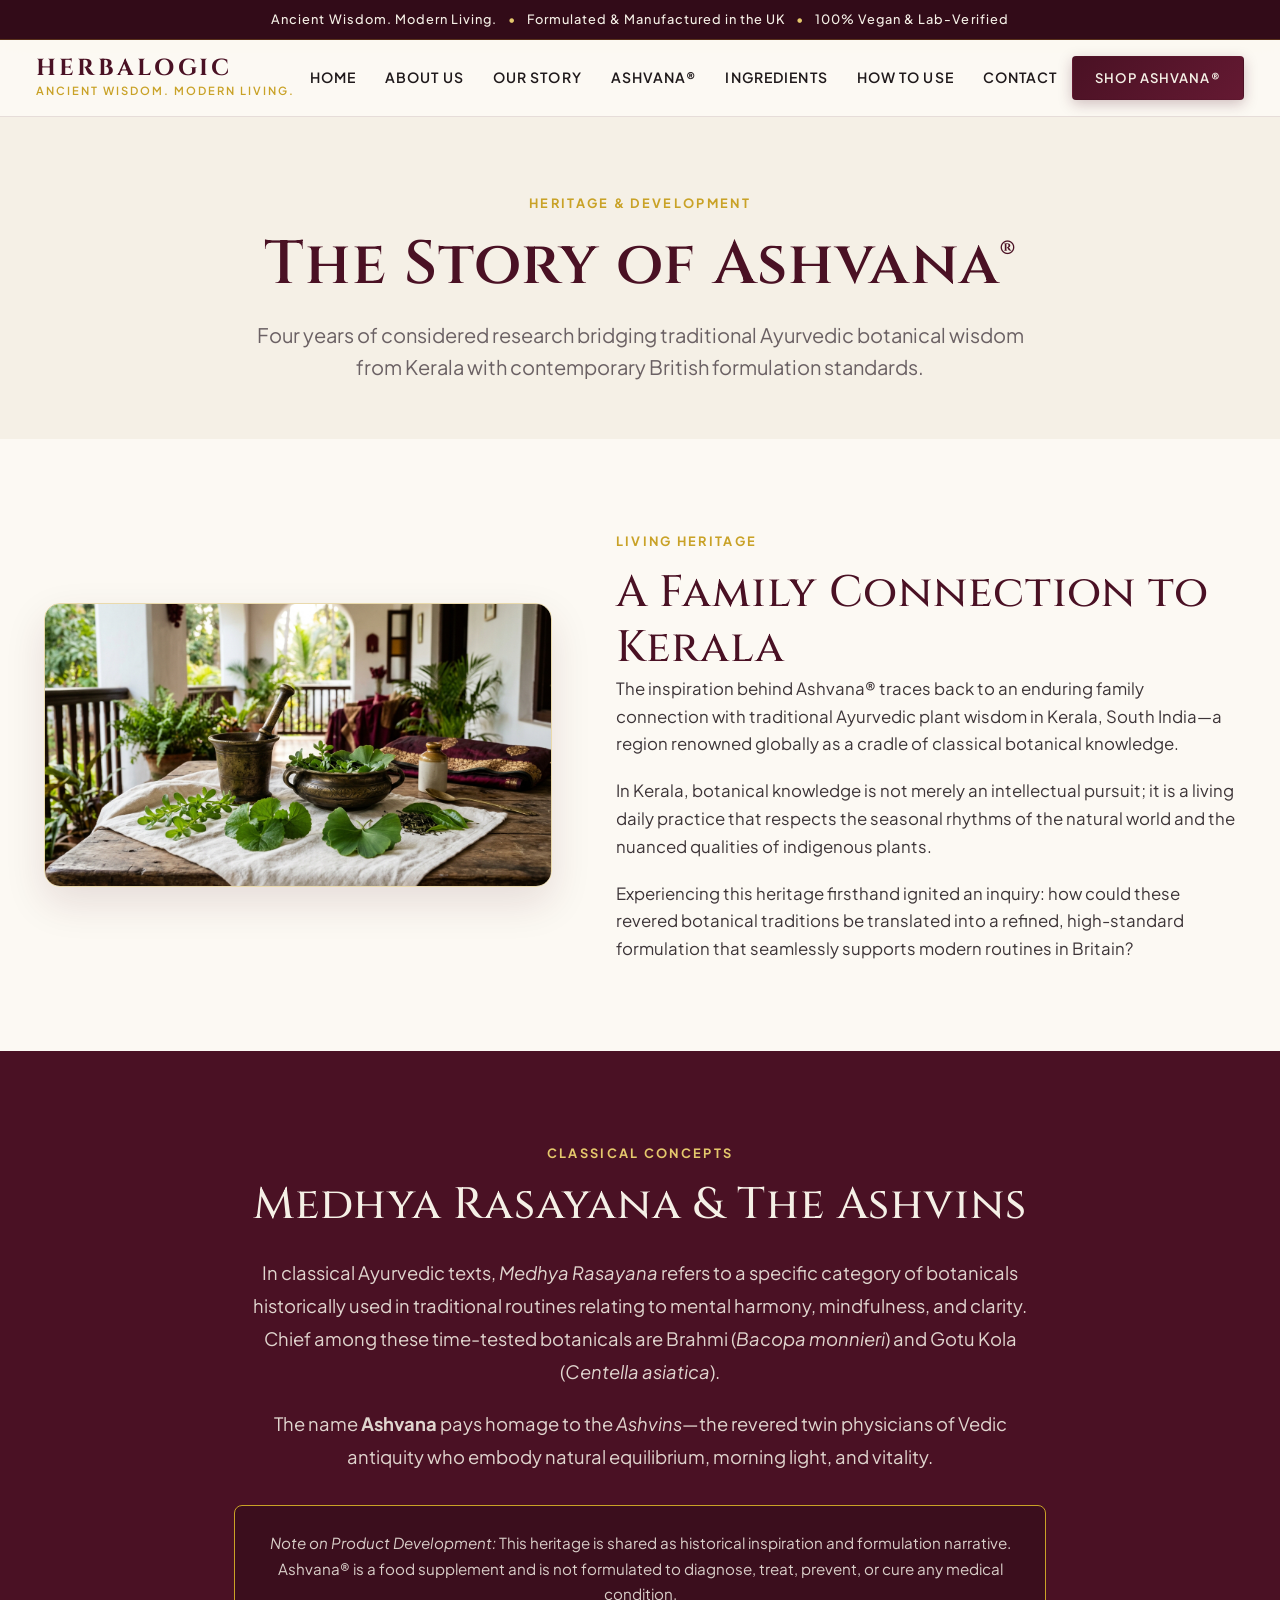
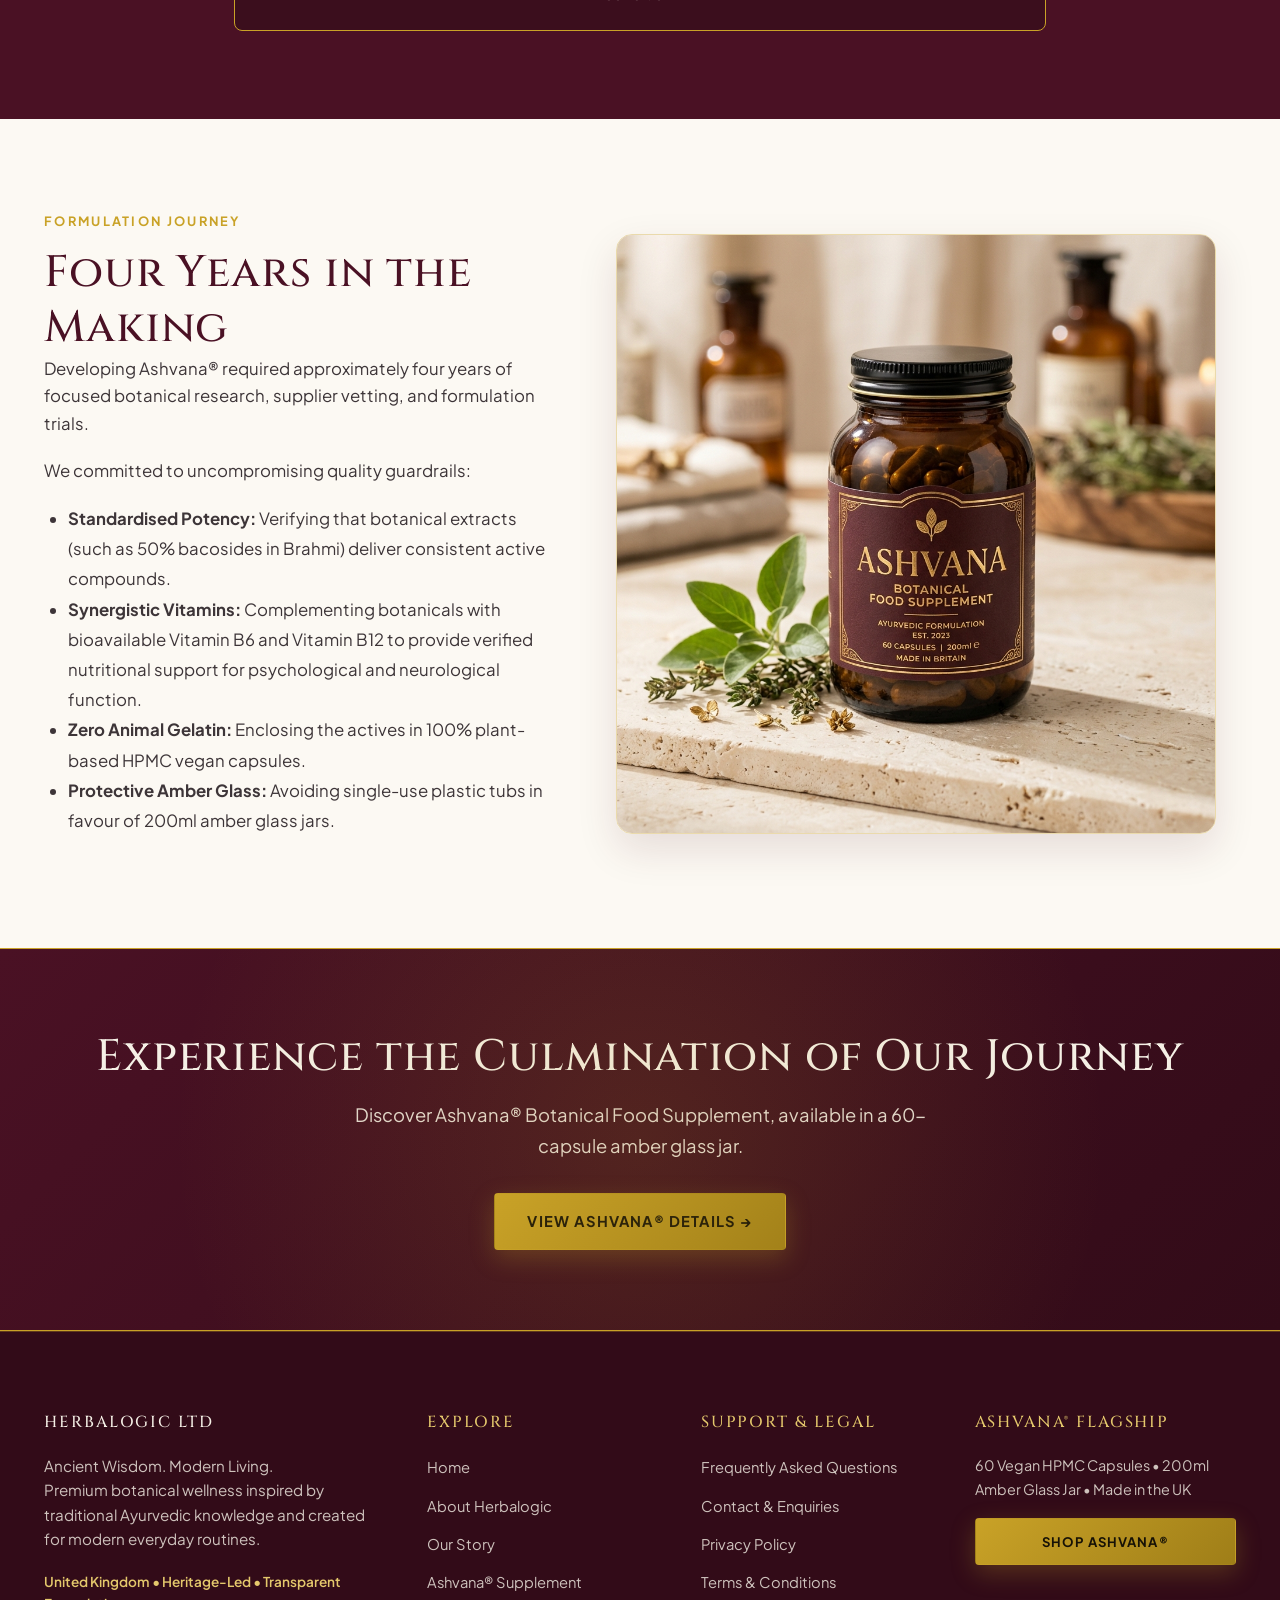
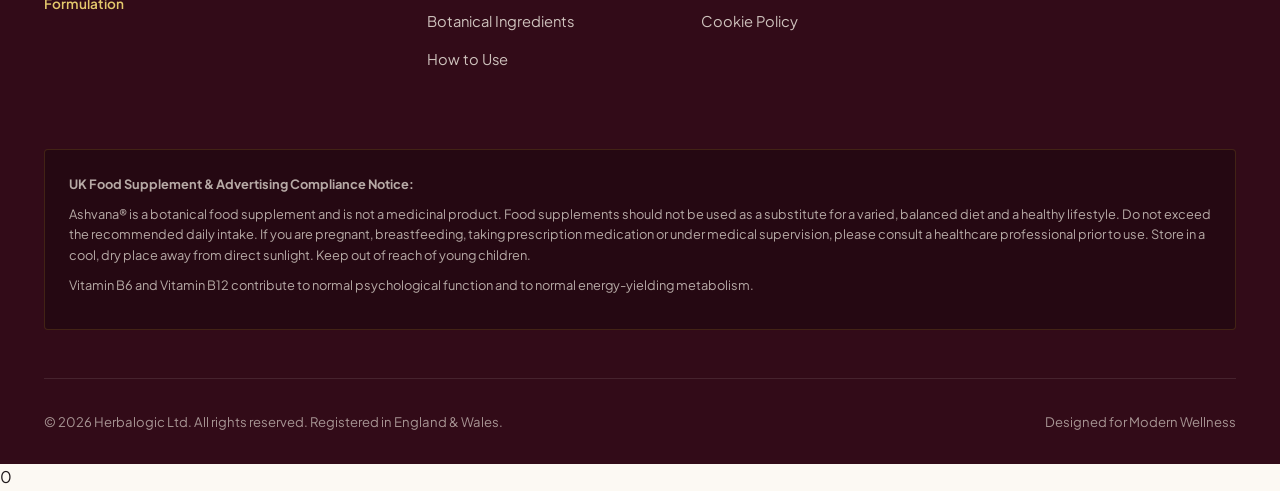
<file: our-story.html>
<!DOCTYPE html>
<html> 
  <meta charset="UTF-8">
  <meta name="viewport" content="width=device-width, initial-scale=1.0">
  <meta name="description" content="Discover Ashvana®, a premium botanical food supplement from Herbalogic Ltd, inspired by traditional Ayurvedic knowledge and created for modern everyday living.">
  <title>Our Story – Herbalogic Ltd | Ashvana</title>
<meta name="robots" content="max-image-preview:large">
<link rel="dns-prefetch" href="//fonts.googleapis.com">


<style id="wp-img-auto-sizes-contain-inline-css">
img:is([sizes=auto i],[sizes^="auto," i]){contain-intrinsic-size:3000px 1500px}
/*# sourceURL=wp-img-auto-sizes-contain-inline-css */
</style>
<style id="wp-emoji-styles-inline-css">

	img.wp-smiley, img.emoji {
		display: inline !important;
		border: none !important;
		box-shadow: none !important;
		height: 1em !important;
		width: 1em !important;
		margin: 0 0.07em !important;
		vertical-align: -0.1em !important;
		background: none !important;
		padding: 0 !important;
	}
/*# sourceURL=wp-emoji-styles-inline-css */
</style>
<style id="wp-block-library-inline-css">
:root{--wp-block-synced-color:#7a00df;--wp-block-synced-color--rgb:122,0,223;--wp-bound-block-color:var(--wp-block-synced-color);--wp-editor-canvas-background:#ddd;--wp-admin-theme-color:#007cba;--wp-admin-theme-color--rgb:0,124,186;--wp-admin-theme-color-darker-10:#006ba1;--wp-admin-theme-color-darker-10--rgb:0,107,160.5;--wp-admin-theme-color-darker-20:#005a87;--wp-admin-theme-color-darker-20--rgb:0,90,135;--wp-admin-border-width-focus:2px}@media (min-resolution:192dpi){:root{--wp-admin-border-width-focus:1.5px}}.wp-element-button{cursor:pointer}:root .has-very-light-gray-background-color{background-color:#eee}:root .has-very-dark-gray-background-color{background-color:#313131}:root .has-very-light-gray-color{color:#eee}:root .has-very-dark-gray-color{color:#313131}:root .has-vivid-green-cyan-to-vivid-cyan-blue-gradient-background{background:linear-gradient(135deg,#00d084,#0693e3)}:root .has-purple-crush-gradient-background{background:linear-gradient(135deg,#34e2e4,#4721fb 50%,#ab1dfe)}:root .has-hazy-dawn-gradient-background{background:linear-gradient(135deg,#faaca8,#dad0ec)}:root .has-subdued-olive-gradient-background{background:linear-gradient(135deg,#fafae1,#67a671)}:root .has-atomic-cream-gradient-background{background:linear-gradient(135deg,#fdd79a,#004a59)}:root .has-nightshade-gradient-background{background:linear-gradient(135deg,#330968,#31cdcf)}:root .has-midnight-gradient-background{background:linear-gradient(135deg,#020381,#2874fc)}:root{--wp--preset--font-size--normal:16px;--wp--preset--font-size--huge:42px}.has-regular-font-size{font-size:1em}.has-larger-font-size{font-size:2.625em}.has-normal-font-size{font-size:var(--wp--preset--font-size--normal)}.has-huge-font-size{font-size:var(--wp--preset--font-size--huge)}:root .has-text-align-center{text-align:center}:root .has-text-align-left{text-align:left}:root .has-text-align-right{text-align:right}.has-fit-text{white-space:nowrap!important}#end-resizable-editor-section{display:none}.aligncenter{clear:both}.items-justified-left{justify-content:flex-start}.items-justified-center{justify-content:center}.items-justified-right{justify-content:flex-end}.items-justified-space-between{justify-content:space-between}.screen-reader-text{word-wrap:normal!important;border:0;clip-path:inset(50%);height:1px;margin:-1px;overflow:hidden;padding:0;position:absolute;width:1px;word-break:normal!important}.screen-reader-text:focus{background-color:#ddd;clip-path:none;color:#444;display:block;font-size:1em;height:auto;left:5px;line-height:normal;padding:15px 23px 14px;text-decoration:none;top:5px;width:auto;z-index:100000}html :where(.has-border-color){border-style:solid}html :where([style^=border-color],[style*=";border-color"],[style*="; border-color"]){border-style:solid}html :where([style^=border-top-color],[style*=";border-top-color"],[style*="; border-top-color"]){border-top-style:solid}html :where([style^=border-right-color],[style*=";border-right-color"],[style*="; border-right-color"]){border-right-style:solid}html :where([style^=border-bottom-color],[style*=";border-bottom-color"],[style*="; border-bottom-color"]){border-bottom-style:solid}html :where([style^=border-left-color],[style*=";border-left-color"],[style*="; border-left-color"]){border-left-style:solid}html :where([style^=border-width],[style*=";border-width"],[style*="; border-width"]){border-style:solid}html :where([style^=border-top-width],[style*=";border-top-width"],[style*="; border-top-width"]){border-top-style:solid}html :where([style^=border-right-width],[style*=";border-right-width"],[style*="; border-right-width"]){border-right-style:solid}html :where([style^=border-bottom-width],[style*=";border-bottom-width"],[style*="; border-bottom-width"]){border-bottom-style:solid}html :where([style^=border-left-width],[style*=";border-left-width"],[style*="; border-left-width"]){border-left-style:solid}html :where(img[class*=wp-image-]){height:auto;max-width:100%}:where(figure){margin:0 0 1em}html :where(.is-position-sticky){--wp-admin--admin-bar--position-offset:var(--wp-admin--admin-bar--height,0px)}@media screen and (max-width:600px){html :where(.is-position-sticky){--wp-admin--admin-bar--position-offset:0px}}

/*# sourceURL=/wp-includes/css/dist/block-library/common.min.css */
</style>
<style id="classic-theme-styles-inline-css">
/*! This file is auto-generated */
.wp-block-button__link{color:#fff;background-color:#32373c;border-radius:9999px;box-shadow:none;text-decoration:none;padding:calc(.667em + 2px) calc(1.333em + 2px);font-size:1.125em}.wp-block-file__button{background:#32373c;color:#fff;text-decoration:none}
/*# sourceURL=/wp-includes/css/classic-themes.min.css */
</style>

<style id="global-styles-inline-css">
:root{--wp--preset--aspect-ratio--square: 1;--wp--preset--aspect-ratio--4-3: 4/3;--wp--preset--aspect-ratio--3-4: 3/4;--wp--preset--aspect-ratio--3-2: 3/2;--wp--preset--aspect-ratio--2-3: 2/3;--wp--preset--aspect-ratio--16-9: 16/9;--wp--preset--aspect-ratio--9-16: 9/16;--wp--preset--color--black: #000000;--wp--preset--color--cyan-bluish-gray: #abb8c3;--wp--preset--color--white: #ffffff;--wp--preset--color--pale-pink: #f78da7;--wp--preset--color--vivid-red: #cf2e2e;--wp--preset--color--luminous-vivid-orange: #ff6900;--wp--preset--color--luminous-vivid-amber: #fcb900;--wp--preset--color--light-green-cyan: #7bdcb5;--wp--preset--color--vivid-green-cyan: #00d084;--wp--preset--color--pale-cyan-blue: #8ed1fc;--wp--preset--color--vivid-cyan-blue: #0693e3;--wp--preset--color--vivid-purple: #9b51e0;--wp--preset--gradient--vivid-cyan-blue-to-vivid-purple: linear-gradient(135deg,rgb(6,147,227) 0%,rgb(155,81,224) 100%);--wp--preset--gradient--light-green-cyan-to-vivid-green-cyan: linear-gradient(135deg,rgb(122,220,180) 0%,rgb(0,208,130) 100%);--wp--preset--gradient--luminous-vivid-amber-to-luminous-vivid-orange: linear-gradient(135deg,rgb(252,185,0) 0%,rgb(255,105,0) 100%);--wp--preset--gradient--luminous-vivid-orange-to-vivid-red: linear-gradient(135deg,rgb(255,105,0) 0%,rgb(207,46,46) 100%);--wp--preset--gradient--very-light-gray-to-cyan-bluish-gray: linear-gradient(135deg,rgb(238,238,238) 0%,rgb(169,184,195) 100%);--wp--preset--gradient--cool-to-warm-spectrum: linear-gradient(135deg,rgb(74,234,220) 0%,rgb(151,120,209) 20%,rgb(207,42,186) 40%,rgb(238,44,130) 60%,rgb(251,105,98) 80%,rgb(254,248,76) 100%);--wp--preset--gradient--blush-light-purple: linear-gradient(135deg,rgb(255,206,236) 0%,rgb(152,150,240) 100%);--wp--preset--gradient--blush-bordeaux: linear-gradient(135deg,rgb(254,205,165) 0%,rgb(254,45,45) 50%,rgb(107,0,62) 100%);--wp--preset--gradient--luminous-dusk: linear-gradient(135deg,rgb(255,203,112) 0%,rgb(199,81,192) 50%,rgb(65,88,208) 100%);--wp--preset--gradient--pale-ocean: linear-gradient(135deg,rgb(255,245,203) 0%,rgb(182,227,212) 50%,rgb(51,167,181) 100%);--wp--preset--gradient--electric-grass: linear-gradient(135deg,rgb(202,248,128) 0%,rgb(113,206,126) 100%);--wp--preset--gradient--midnight: linear-gradient(135deg,rgb(2,3,129) 0%,rgb(40,116,252) 100%);--wp--preset--font-size--small: 13px;--wp--preset--font-size--medium: 20px;--wp--preset--font-size--large: 36px;--wp--preset--font-size--x-large: 42px;--wp--preset--spacing--20: 0.44rem;--wp--preset--spacing--30: 0.67rem;--wp--preset--spacing--40: 1rem;--wp--preset--spacing--50: 1.5rem;--wp--preset--spacing--60: 2.25rem;--wp--preset--spacing--70: 3.38rem;--wp--preset--spacing--80: 5.06rem;--wp--preset--shadow--natural: 6px 6px 9px rgba(0, 0, 0, 0.2);--wp--preset--shadow--deep: 12px 12px 50px rgba(0, 0, 0, 0.4);--wp--preset--shadow--sharp: 6px 6px 0px rgba(0, 0, 0, 0.2);--wp--preset--shadow--outlined: 6px 6px 0px -3px rgb(255, 255, 255), 6px 6px rgb(0, 0, 0);--wp--preset--shadow--crisp: 6px 6px 0px rgb(0, 0, 0);}.wp-block-button{--wp--preset--dimension--25: 25%;--wp--preset--dimension--50: 50%;--wp--preset--dimension--75: 75%;--wp--preset--dimension--100: 100%;}:where(body) { margin: 0; }:where(.is-layout-flex){gap: 0.5em;}:where(.is-layout-grid){gap: 0.5em;}body .is-layout-flex{display: flex;}.is-layout-flex{flex-wrap: wrap;align-items: center;}.is-layout-flex > :is(*, div){margin: 0;}body .is-layout-grid{display: grid;}.is-layout-grid > :is(*, div){margin: 0;}body{padding-top: 0px;padding-right: 0px;padding-bottom: 0px;padding-left: 0px;}:root :where(.wp-element-button, .wp-block-button__link){background-color: #32373c;border-width: 0;color: #fff;font-family: inherit;font-size: inherit;font-style: inherit;font-weight: inherit;letter-spacing: inherit;line-height: inherit;padding-top: calc(0.667em + 2px);padding-right: calc(1.333em + 2px);padding-bottom: calc(0.667em + 2px);padding-left: calc(1.333em + 2px);text-decoration: none;text-transform: inherit;}.has-black-color{color: var(--wp--preset--color--black) !important;}.has-cyan-bluish-gray-color{color: var(--wp--preset--color--cyan-bluish-gray) !important;}.has-white-color{color: var(--wp--preset--color--white) !important;}.has-pale-pink-color{color: var(--wp--preset--color--pale-pink) !important;}.has-vivid-red-color{color: var(--wp--preset--color--vivid-red) !important;}.has-luminous-vivid-orange-color{color: var(--wp--preset--color--luminous-vivid-orange) !important;}.has-luminous-vivid-amber-color{color: var(--wp--preset--color--luminous-vivid-amber) !important;}.has-light-green-cyan-color{color: var(--wp--preset--color--light-green-cyan) !important;}.has-vivid-green-cyan-color{color: var(--wp--preset--color--vivid-green-cyan) !important;}.has-pale-cyan-blue-color{color: var(--wp--preset--color--pale-cyan-blue) !important;}.has-vivid-cyan-blue-color{color: var(--wp--preset--color--vivid-cyan-blue) !important;}.has-vivid-purple-color{color: var(--wp--preset--color--vivid-purple) !important;}.has-black-background-color{background-color: var(--wp--preset--color--black) !important;}.has-cyan-bluish-gray-background-color{background-color: var(--wp--preset--color--cyan-bluish-gray) !important;}.has-white-background-color{background-color: var(--wp--preset--color--white) !important;}.has-pale-pink-background-color{background-color: var(--wp--preset--color--pale-pink) !important;}.has-vivid-red-background-color{background-color: var(--wp--preset--color--vivid-red) !important;}.has-luminous-vivid-orange-background-color{background-color: var(--wp--preset--color--luminous-vivid-orange) !important;}.has-luminous-vivid-amber-background-color{background-color: var(--wp--preset--color--luminous-vivid-amber) !important;}.has-light-green-cyan-background-color{background-color: var(--wp--preset--color--light-green-cyan) !important;}.has-vivid-green-cyan-background-color{background-color: var(--wp--preset--color--vivid-green-cyan) !important;}.has-pale-cyan-blue-background-color{background-color: var(--wp--preset--color--pale-cyan-blue) !important;}.has-vivid-cyan-blue-background-color{background-color: var(--wp--preset--color--vivid-cyan-blue) !important;}.has-vivid-purple-background-color{background-color: var(--wp--preset--color--vivid-purple) !important;}.has-black-border-color{border-color: var(--wp--preset--color--black) !important;}.has-cyan-bluish-gray-border-color{border-color: var(--wp--preset--color--cyan-bluish-gray) !important;}.has-white-border-color{border-color: var(--wp--preset--color--white) !important;}.has-pale-pink-border-color{border-color: var(--wp--preset--color--pale-pink) !important;}.has-vivid-red-border-color{border-color: var(--wp--preset--color--vivid-red) !important;}.has-luminous-vivid-orange-border-color{border-color: var(--wp--preset--color--luminous-vivid-orange) !important;}.has-luminous-vivid-amber-border-color{border-color: var(--wp--preset--color--luminous-vivid-amber) !important;}.has-light-green-cyan-border-color{border-color: var(--wp--preset--color--light-green-cyan) !important;}.has-vivid-green-cyan-border-color{border-color: var(--wp--preset--color--vivid-green-cyan) !important;}.has-pale-cyan-blue-border-color{border-color: var(--wp--preset--color--pale-cyan-blue) !important;}.has-vivid-cyan-blue-border-color{border-color: var(--wp--preset--color--vivid-cyan-blue) !important;}.has-vivid-purple-border-color{border-color: var(--wp--preset--color--vivid-purple) !important;}.has-vivid-cyan-blue-to-vivid-purple-gradient-background{background: var(--wp--preset--gradient--vivid-cyan-blue-to-vivid-purple) !important;}.has-light-green-cyan-to-vivid-green-cyan-gradient-background{background: var(--wp--preset--gradient--light-green-cyan-to-vivid-green-cyan) !important;}.has-luminous-vivid-amber-to-luminous-vivid-orange-gradient-background{background: var(--wp--preset--gradient--luminous-vivid-amber-to-luminous-vivid-orange) !important;}.has-luminous-vivid-orange-to-vivid-red-gradient-background{background: var(--wp--preset--gradient--luminous-vivid-orange-to-vivid-red) !important;}.has-very-light-gray-to-cyan-bluish-gray-gradient-background{background: var(--wp--preset--gradient--very-light-gray-to-cyan-bluish-gray) !important;}.has-cool-to-warm-spectrum-gradient-background{background: var(--wp--preset--gradient--cool-to-warm-spectrum) !important;}.has-blush-light-purple-gradient-background{background: var(--wp--preset--gradient--blush-light-purple) !important;}.has-blush-bordeaux-gradient-background{background: var(--wp--preset--gradient--blush-bordeaux) !important;}.has-luminous-dusk-gradient-background{background: var(--wp--preset--gradient--luminous-dusk) !important;}.has-pale-ocean-gradient-background{background: var(--wp--preset--gradient--pale-ocean) !important;}.has-electric-grass-gradient-background{background: var(--wp--preset--gradient--electric-grass) !important;}.has-midnight-gradient-background{background: var(--wp--preset--gradient--midnight) !important;}.has-small-font-size{font-size: var(--wp--preset--font-size--small) !important;}.has-medium-font-size{font-size: var(--wp--preset--font-size--medium) !important;}.has-large-font-size{font-size: var(--wp--preset--font-size--large) !important;}.has-x-large-font-size{font-size: var(--wp--preset--font-size--x-large) !important;}
/*# sourceURL=global-styles-inline-css */
</style>

<link rel="stylesheet" id="herbalogic-fonts-css" href="https://fonts.googleapis.com/css2?family=Cinzel:wght@500;600;700&amp;family=Cormorant+Garamond:ital,wght@0,400;0,500;0,600;1,400&amp;family=Plus+Jakarta+Sans:wght@400;500;600;700&amp;display=swap" media="all">
<link rel="stylesheet" id="herbalogic-style-css" href="assets/css/style.css" media="all">
<link rel="EditURI" type="application/rsd+xml" title="RSD" href="/xmlrpc.php?rsd">
<meta name="generator" content="WordPress 7.1.3">
<link rel="canonical" href="/our-story/">
<link rel="shortlink" href="/?p=6">



<!-- Announcement Bar -->
<div class="hl-announcement-bar">
  Ancient Wisdom. Modern Living. <span>•</span> Formulated &amp; Manufactured in the UK <span>•</span> 100% Vegan &amp; Lab-Verified
</div>

<!-- Header -->
<header class="hl-header">
  <div class="hl-container hl-header-inner">
    <a href="index.html" class="hl-brand" aria-label="Herbalogic Ltd Home">
      <span class="hl-brand-title">HERBALOGIC</span>
      <span class="hl-brand-tagline">Ancient Wisdom. Modern Living.</span>
    </a>

    <nav class="hl-nav" id="primary-navigation" aria-label="Main Navigation">
      <a href="index.html">Home</a>
      <a href="about.html">About Us</a>
      <a href="our-story.html">Our Story</a>
      <a href="ashvana-product.html">Ashvana®</a>
      <a href="ingredients.html">Ingredients</a>
      <a href="how-to-use.html">How to Use</a>
      <a href="contact.html">Contact</a>
    </nav>

    <div class="hl-header-actions">
      <a href="ashvana-product.html" class="btn btn-primary" style="padding: 0.65rem 1.4rem; font-size: 0.82rem;">
        Shop Ashvana®      </a>
      <button class="hl-mobile-toggle" id="mobile-menu-toggle" aria-label="Open Navigation Menu" aria-expanded="false">
        <svg fill="none" stroke="currentColor" viewbox="0 0 24 24" xmlns="http://www.w3.org/2000/svg">
          <path stroke-linecap="round" stroke-linejoin="round" stroke-width="2" d="M4 6h16M4 12h16m-7 6h7"></path>
        </svg>
      </button>
    </div>
  </div>
</header>

<main>
  <!-- Hero Banner -->
  <section class="hl-section hl-section-warm" style="padding: 4.5rem 0 3.5rem;">
    <div class="hl-container hl-container-narrow" style="text-align: center;">
      <span class="eyebrow">Heritage &amp; Development</span>
      <h1>The Story of Ashvana®</h1>
      <p class="hl-hero-subtitle" style="margin-top: 1rem;">
        Four years of considered research bridging traditional Ayurvedic botanical wisdom from Kerala with contemporary British formulation standards.
      </p>
    </div>
  </section>

  <!-- Narrative Section 1: The Kerala Connection -->
  <section class="hl-section">
    <div class="hl-container">
      <div class="hl-story-grid">
        <div class="hl-story-visual">
          <img src="assets/images/botanicals-heritage.jpg" alt="Traditional Ayurvedic Botanicals from Kerala" width="600" height="400">
        </div>
        <div class="hl-story-content">
          <span class="eyebrow">Living Heritage</span>
          <h2>A Family Connection to Kerala</h2>
          <p>
            The inspiration behind Ashvana® traces back to an enduring family connection with traditional Ayurvedic plant wisdom in Kerala, South India—a region renowned globally as a cradle of classical botanical knowledge.
          </p>
          <p>
            In Kerala, botanical knowledge is not merely an intellectual pursuit; it is a living daily practice that respects the seasonal rhythms of the natural world and the nuanced qualities of indigenous plants.
          </p>
          <p>
            Experiencing this heritage firsthand ignited an inquiry: how could these revered botanical traditions be translated into a refined, high-standard formulation that seamlessly supports modern routines in Britain?
          </p>
        </div>
      </div>
    </div>
  </section>

  <!-- Narrative Section 2: Medhya Rasayana & The Ashvins -->
  <section class="hl-section hl-section-dark">
    <div class="hl-container hl-container-narrow" style="text-align: center;">
      <span class="eyebrow">Classical Concepts</span>
      <h2>Medhya Rasayana &amp; The Ashvins</h2>
      <p style="font-size: 1.15rem; line-height: 1.8; margin-top: 1.5rem;">
        In classical Ayurvedic texts, <em>Medhya Rasayana</em> refers to a specific category of botanicals historically used in traditional routines relating to mental harmony, mindfulness, and clarity. Chief among these time-tested botanicals are Brahmi (<em>Bacopa monnieri</em>) and Gotu Kola (<em>Centella asiatica</em>).
      </p>
      <p style="font-size: 1.15rem; line-height: 1.8; margin-top: 1rem;">
        The name <strong>Ashvana</strong> pays homage to the <em>Ashvins</em>—the revered twin physicians of Vedic antiquity who embody natural equilibrium, morning light, and vitality.
      </p>
      <div style="background: rgba(0, 0, 0, 0.2); border: 1px solid var(--color-gold); border-radius: var(--radius-md); padding: 1.5rem; margin-top: 2rem; font-size: 0.95rem; color: rgba(245, 240, 230, 0.85);">
        <em>Note on Product Development:</em> This heritage is shared as historical inspiration and formulation narrative. Ashvana® is a food supplement and is not formulated to diagnose, treat, prevent, or cure any medical condition.
      </div>
    </div>
  </section>

  <!-- Narrative Section 3: Four Years of Formulation -->
  <section class="hl-section">
    <div class="hl-container">
      <div class="hl-story-grid">
        <div class="hl-story-content">
          <span class="eyebrow">Formulation Journey</span>
          <h2>Four Years in the Making</h2>
          <p>
            Developing Ashvana® required approximately four years of focused botanical research, supplier vetting, and formulation trials.
          </p>
          <p>
            We committed to uncompromising quality guardrails:
          </p>
          <ul style="margin-left: 1.5rem; margin-bottom: 1.5rem; color: #3D3538; font-size: 1.05rem; line-height: 1.8;">
            <li><strong>Standardised Potency:</strong> Verifying that botanical extracts (such as 50% bacosides in Brahmi) deliver consistent active compounds.</li>
            <li><strong>Synergistic Vitamins:</strong> Complementing botanicals with bioavailable Vitamin B6 and Vitamin B12 to provide verified nutritional support for psychological and neurological function.</li>
            <li><strong>Zero Animal Gelatin:</strong> Enclosing the actives in 100% plant-based HPMC vegan capsules.</li>
            <li><strong>Protective Amber Glass:</strong> Avoiding single-use plastic tubs in favour of 200ml amber glass jars.</li>
          </ul>
        </div>
        <div class="hl-story-visual">
          <img src="assets/images/product-jar.jpg" alt="Ashvana Botanical Supplement Amber Jar" width="600" height="600">
        </div>
      </div>
    </div>
  </section>

  <!-- CTA Banner -->
  <section class="hl-cta-banner">
    <div class="hl-container">
      <h2>Experience the Culmination of Our Journey</h2>
      <p>Discover Ashvana® Botanical Food Supplement, available in a 60-capsule amber glass jar.</p>
      <a href="ashvana-product.html" class="btn btn-gold">
        View Ashvana® Details →
      </a>
    </div>
  </section>
</main>

<footer class="hl-footer">
  <div class="hl-container">
    <div class="hl-footer-grid">
      <!-- Col 1: Brand Info -->
      <div>
        <h4 style="color: var(--color-ivory);">HERBALOGIC LTD</h4>
        <p style="color: rgba(245, 240, 230, 0.8); font-size: 0.95rem; line-height: 1.6; margin-bottom: 1.2rem;">
          Ancient Wisdom. Modern Living.<br>
          Premium botanical wellness inspired by traditional Ayurvedic knowledge and created for modern everyday routines.
        </p>
        <p style="color: var(--color-gold-light); font-size: 0.85rem; font-weight: 600;">
          United Kingdom • Heritage-Led • Transparent Formulation
        </p>
      </div>

      <!-- Col 2: Navigation -->
      <div>
        <h4>Explore</h4>
        <ul class="hl-footer-links">
          <li><a href="index.html">Home</a></li>
          <li><a href="about.html">About Herbalogic</a></li>
          <li><a href="our-story.html">Our Story</a></li>
          <li><a href="ashvana-product.html">Ashvana® Supplement</a></li>
          <li><a href="ingredients.html">Botanical Ingredients</a></li>
          <li><a href="how-to-use.html">How to Use</a></li>
        </ul>
      </div>

      <!-- Col 3: Support & Legal -->
      <div>
        <h4>Support &amp; Legal</h4>
        <ul class="hl-footer-links">
          <li><a href="faq.html">Frequently Asked Questions</a></li>
          <li><a href="contact.html">Contact &amp; Enquiries</a></li>
          <li><a href="privacy-policy.html">Privacy Policy</a></li>
          <li><a href="terms-and-conditions.html">Terms &amp; Conditions</a></li>
          <li><a href="cookie-policy.html">Cookie Policy</a></li>
        </ul>
      </div>

      <!-- Col 4: Ashvana Flagship -->
      <div>
        <h4>Ashvana® Flagship</h4>
        <p style="color: rgba(245, 240, 230, 0.8); font-size: 0.9rem; margin-bottom: 1rem;">
          60 Vegan HPMC Capsules • 200ml Amber Glass Jar • Made in the UK
        </p>
        <a href="https://www.amazon.co.uk/" target="_blank" rel="noopener noreferrer" class="btn btn-gold" style="padding: 0.75rem 1.4rem; font-size: 0.82rem; width: 100%;">
          Shop Ashvana®        </a>
      </div>
    </div>

    <!-- Compliance Guardrail Disclaimer (Mandatory UK Food Supplement Rules) -->
    <div class="hl-footer-compliance">
      <p><strong>UK Food Supplement &amp; Advertising Compliance Notice:</strong></p>
      <p>Ashvana® is a botanical food supplement and is not a medicinal product. Food supplements should not be used as a substitute for a varied, balanced diet and a healthy lifestyle. Do not exceed the recommended daily intake. If you are pregnant, breastfeeding, taking prescription medication or under medical supervision, please consult a healthcare professional prior to use. Store in a cool, dry place away from direct sunlight. Keep out of reach of young children.</p>
      <p>Vitamin B6 and Vitamin B12 contribute to normal psychological function and to normal energy-yielding metabolism.</p>
    </div>

    <!-- Bottom Copyright -->
    <div class="hl-footer-bottom">
      <div>
        © 2026 Herbalogic Ltd. All rights reserved. Registered in England &amp; Wales.
      </div>
      <div>
        Designed for Modern Wellness
      </div>
    </div>
  </div>
</footer>

<script type="speculationrules">
{"prefetch":[{"source":"document","where":{"and":[{"href_matches":"/herbalogic/*"},{"not":{"href_matches":["/herbalogic/wp-*.php","/herbalogic/wp-admin/*","/herbalogic/wp-content/uploads/*","/herbalogic/wp-content/*","/herbalogic/wp-content/plugins/*","/herbalogic/wp-content/themes/herbalogic-ashvana/*","/herbalogic/*\\?(.+)"]}},{"not":{"selector_matches":"a[rel~=\"nofollow\"]"}},{"not":{"selector_matches":".no-prefetch, .no-prefetch a"}}]},"eagerness":"conservative"}]}
</script>
<script id="herbalogic-main-js" src="assets/js/main.js?ver=1.0.0"></script>
<script id="wp-emoji-settings" type="application/json">
{"baseUrl":"https://s.w.org/images/core/emoji/17.0.2/72x72/","ext":".png","svgUrl":"https://s.w.org/images/core/emoji/17.0.2/svg/","svgExt":".svg","source":{"concatemoji":"wp-includes/js/wp-emoji-release.min.js?ver=7.1.3"}}
</script>
<script type="module">
/*! This file is auto-generated */
var e="script#wp-emoji-settings",t=document.querySelector(e);if(!(t instanceof HTMLScriptElement))throw new Error("Element missing: "+e);const r=JSON.parse(t.text),s=(window._wpemojiSettings=r,"wpEmojiSettingsSupports"),o=["flag","emoji"];function i(e){try{var t={supportTests:e,timestamp:(new Date).valueOf()};sessionStorage.setItem(s,JSON.stringify(t))}catch(e){}}function c(e,t,n){e.clearRect(0,0,e.canvas.width,e.canvas.height),e.fillText(t,0,0);t=new Uint32Array(e.getImageData(0,0,e.canvas.width,e.canvas.height).data);e.clearRect(0,0,e.canvas.width,e.canvas.height),e.fillText(n,0,0);const r=new Uint32Array(e.getImageData(0,0,e.canvas.width,e.canvas.height).data);return t.every((e,t)=>e===r[t])}function p(e,t){e.clearRect(0,0,e.canvas.width,e.canvas.height),e.fillText(t,0,0);var n=e.getImageData(16,16,1,1);for(let e=0;e<n.data.length;e++)if(0!==n.data[e])return!1;return!0}function u(e,t,n,r){switch(t){case"flag":return n(e,"\ud83c\udff3\ufe0f\u200d\u26a7\ufe0f","\ud83c\udff3\ufe0f\u200b\u26a7\ufe0f")?!1:!n(e,"\ud83c\udde8\ud83c\uddf6","\ud83c\udde8\u200b\ud83c\uddf6")&&!n(e,"\ud83c\udff4\udb40\udc67\udb40\udc62\udb40\udc65\udb40\udc6e\udb40\udc67\udb40\udc7f","\ud83c\udff4\u200b\udb40\udc67\u200b\udb40\udc62\u200b\udb40\udc65\u200b\udb40\udc6e\u200b\udb40\udc67\u200b\udb40\udc7f");case"emoji":return!r(e,"\ud83e\u1fac8")}return!1}function f(e,t,n,r){let a;const s=(a="undefined"!=typeof WorkerGlobalScope&&self instanceof WorkerGlobalScope?new OffscreenCanvas(300,150):document.createElement("canvas")).getContext("2d",{willReadFrequently:!0}),o=(s.textBaseline="top",s.font="600 32px Arial",{});return e.forEach(e=>{o[e]=t(s,e,n,r)}),o}function a(e){var t=document.createElement("script");t.src=e,t.defer=!0,document.head.appendChild(t)}r.supports={everything:!0,everythingExceptFlag:!0},new Promise(t=>{let n=function(){try{var e=JSON.parse(sessionStorage.getItem(s));if("object"==typeof e&&"number"==typeof e.timestamp&&(new Date).valueOf()<e.timestamp+604800&&"object"==typeof e.supportTests)return e.supportTests}catch(e){}return null}();if(!n){if("undefined"!=typeof Worker&&"undefined"!=typeof OffscreenCanvas&&"undefined"!=typeof URL&&URL.createObjectURL&&"undefined"!=typeof Blob)try{var e="postMessage("+f.toString()+"("+[JSON.stringify(o),u.toString(),c.toString(),p.toString()].join(",")+"));",r=new Blob([e],{type:"text/javascript"});const a=new Worker(URL.createObjectURL(r),{name:"wpTestEmojiSupports"});return void(a.onmessage=e=>{i(n=e.data),a.terminate(),t(n)})}catch(e){}i(n=f(o,u,c,p))}t(n)}).then(e=>{for(const n in e)r.supports[n]=e[n],r.supports.everything=r.supports.everything&&r.supports[n],"flag"!==n&&(r.supports.everythingExceptFlag=r.supports.everythingExceptFlag&&r.supports[n]);var t;r.supports.everythingExceptFlag=r.supports.everythingExceptFlag&&!r.supports.flag,r.supports.everything||((t=r.source||{}).concatemoji?a(t.concatemoji):t.wpemoji&&t.twemoji&&(a(t.twemoji),a(t.wpemoji)))});
//# sourceURL=/wp-includes/js/wp-emoji-loader.min.js
</script>



0

</body></html>
</file>
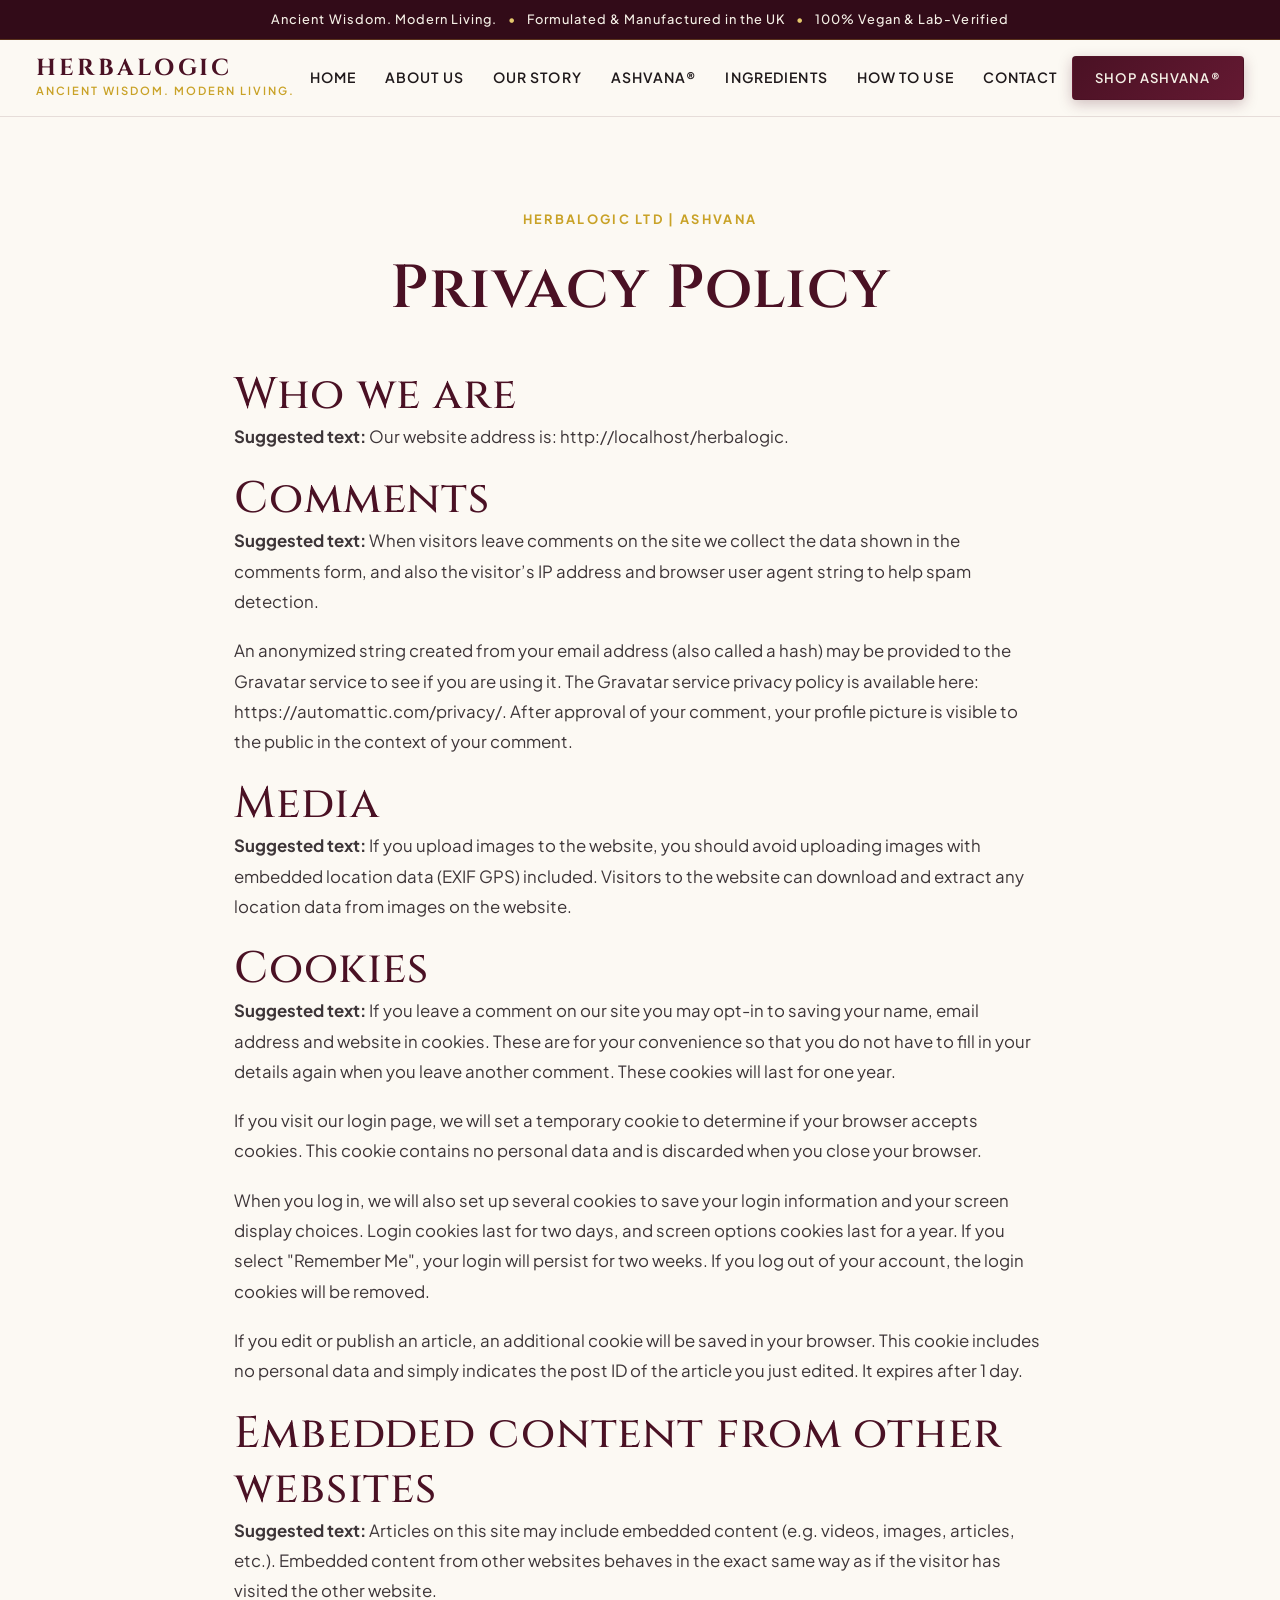
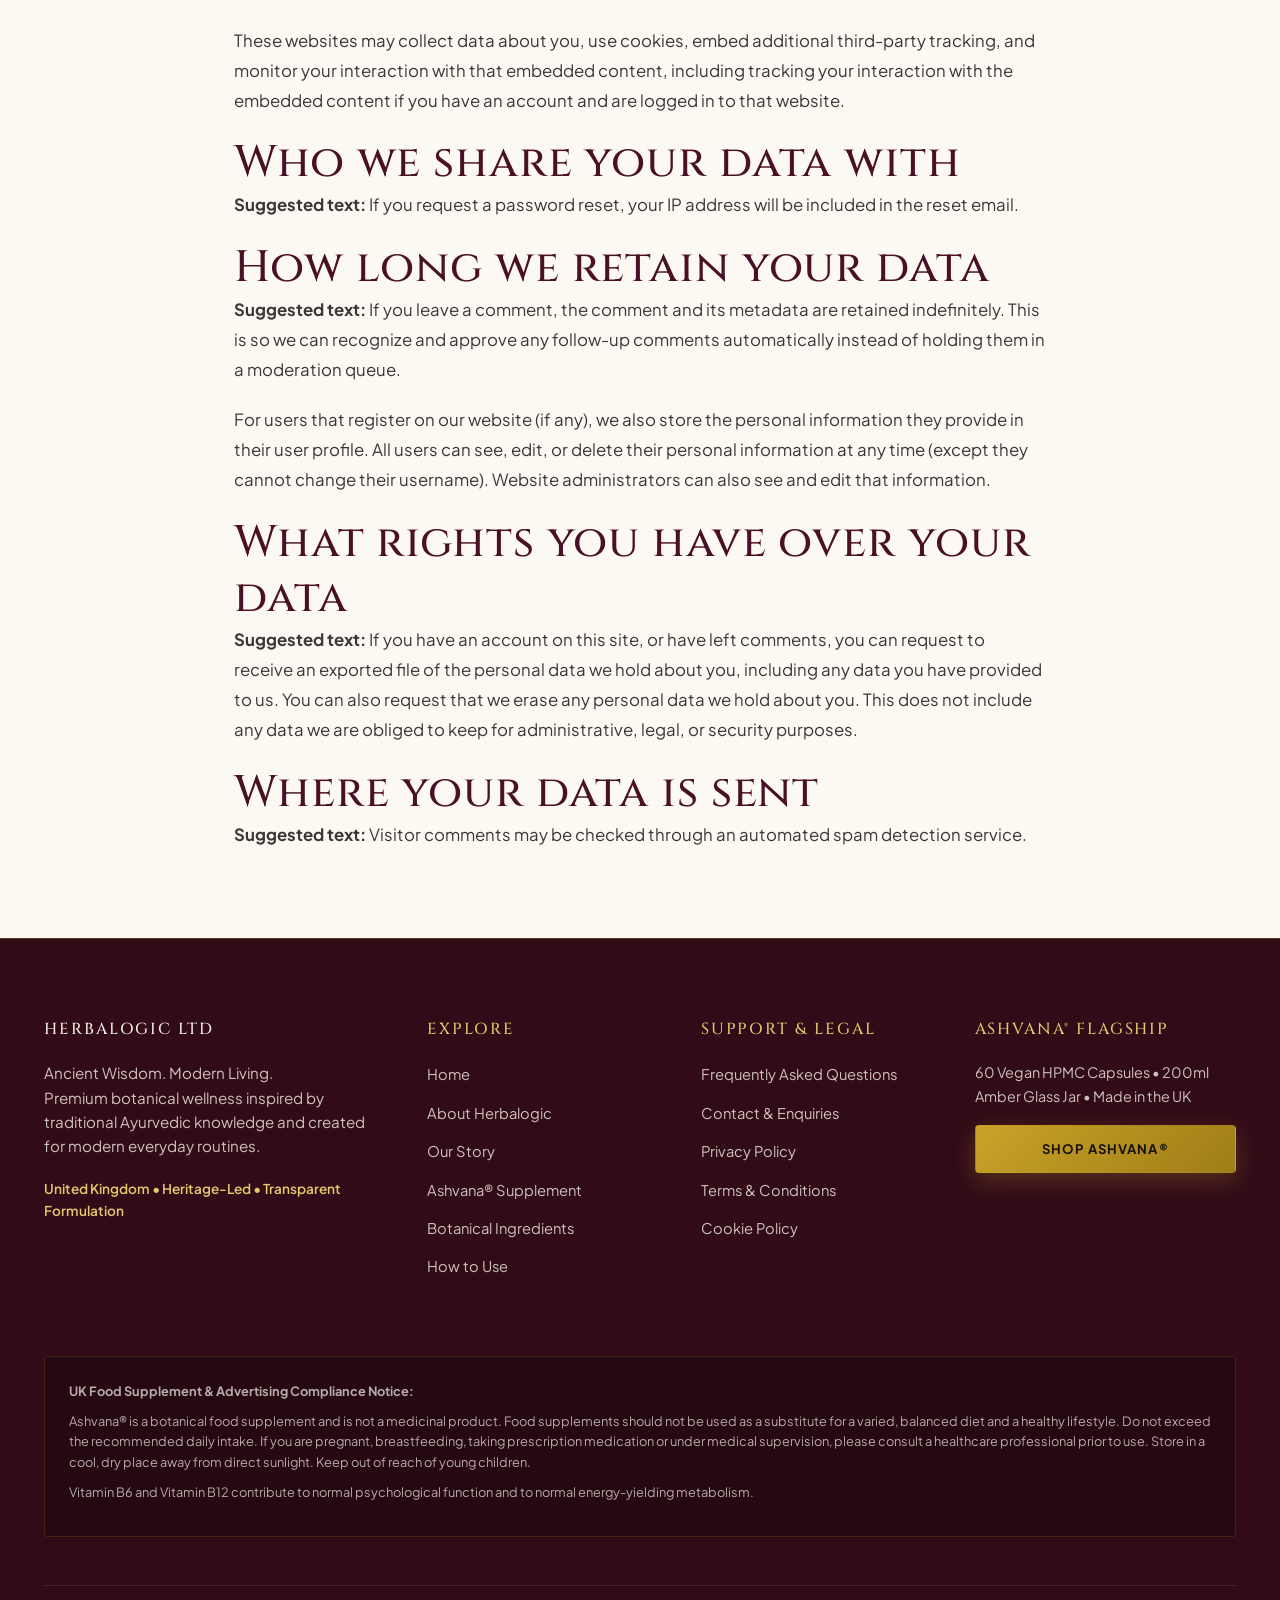
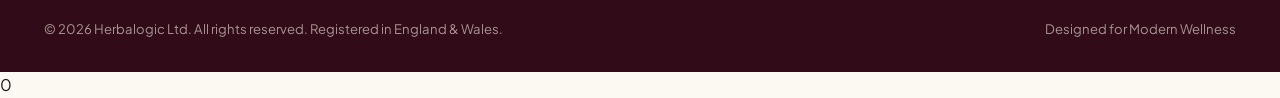
<file: privacy-policy.html>
<!DOCTYPE html>
<html> 
  <meta charset="UTF-8">
  <meta name="viewport" content="width=device-width, initial-scale=1.0">
  <meta name="description" content="Discover Ashvana®, a premium botanical food supplement from Herbalogic Ltd, inspired by traditional Ayurvedic knowledge and created for modern everyday living.">
  <title>Privacy Policy – Herbalogic Ltd | Ashvana</title>
<meta name="robots" content="max-image-preview:large">
<link rel="dns-prefetch" href="//fonts.googleapis.com">



<style id="wp-img-auto-sizes-contain-inline-css">
img:is([sizes=auto i],[sizes^="auto," i]){contain-intrinsic-size:3000px 1500px}
/*# sourceURL=wp-img-auto-sizes-contain-inline-css */
</style>
<style id="wp-emoji-styles-inline-css">

	img.wp-smiley, img.emoji {
		display: inline !important;
		border: none !important;
		box-shadow: none !important;
		height: 1em !important;
		width: 1em !important;
		margin: 0 0.07em !important;
		vertical-align: -0.1em !important;
		background: none !important;
		padding: 0 !important;
	}
/*# sourceURL=wp-emoji-styles-inline-css */
</style>
<style id="wp-block-library-inline-css">
:root{--wp-block-synced-color:#7a00df;--wp-block-synced-color--rgb:122,0,223;--wp-bound-block-color:var(--wp-block-synced-color);--wp-editor-canvas-background:#ddd;--wp-admin-theme-color:#007cba;--wp-admin-theme-color--rgb:0,124,186;--wp-admin-theme-color-darker-10:#006ba1;--wp-admin-theme-color-darker-10--rgb:0,107,160.5;--wp-admin-theme-color-darker-20:#005a87;--wp-admin-theme-color-darker-20--rgb:0,90,135;--wp-admin-border-width-focus:2px}@media (min-resolution:192dpi){:root{--wp-admin-border-width-focus:1.5px}}.wp-element-button{cursor:pointer}:root .has-very-light-gray-background-color{background-color:#eee}:root .has-very-dark-gray-background-color{background-color:#313131}:root .has-very-light-gray-color{color:#eee}:root .has-very-dark-gray-color{color:#313131}:root .has-vivid-green-cyan-to-vivid-cyan-blue-gradient-background{background:linear-gradient(135deg,#00d084,#0693e3)}:root .has-purple-crush-gradient-background{background:linear-gradient(135deg,#34e2e4,#4721fb 50%,#ab1dfe)}:root .has-hazy-dawn-gradient-background{background:linear-gradient(135deg,#faaca8,#dad0ec)}:root .has-subdued-olive-gradient-background{background:linear-gradient(135deg,#fafae1,#67a671)}:root .has-atomic-cream-gradient-background{background:linear-gradient(135deg,#fdd79a,#004a59)}:root .has-nightshade-gradient-background{background:linear-gradient(135deg,#330968,#31cdcf)}:root .has-midnight-gradient-background{background:linear-gradient(135deg,#020381,#2874fc)}:root{--wp--preset--font-size--normal:16px;--wp--preset--font-size--huge:42px}.has-regular-font-size{font-size:1em}.has-larger-font-size{font-size:2.625em}.has-normal-font-size{font-size:var(--wp--preset--font-size--normal)}.has-huge-font-size{font-size:var(--wp--preset--font-size--huge)}:root .has-text-align-center{text-align:center}:root .has-text-align-left{text-align:left}:root .has-text-align-right{text-align:right}.has-fit-text{white-space:nowrap!important}#end-resizable-editor-section{display:none}.aligncenter{clear:both}.items-justified-left{justify-content:flex-start}.items-justified-center{justify-content:center}.items-justified-right{justify-content:flex-end}.items-justified-space-between{justify-content:space-between}.screen-reader-text{word-wrap:normal!important;border:0;clip-path:inset(50%);height:1px;margin:-1px;overflow:hidden;padding:0;position:absolute;width:1px;word-break:normal!important}.screen-reader-text:focus{background-color:#ddd;clip-path:none;color:#444;display:block;font-size:1em;height:auto;left:5px;line-height:normal;padding:15px 23px 14px;text-decoration:none;top:5px;width:auto;z-index:100000}html :where(.has-border-color){border-style:solid}html :where([style^=border-color],[style*=";border-color"],[style*="; border-color"]){border-style:solid}html :where([style^=border-top-color],[style*=";border-top-color"],[style*="; border-top-color"]){border-top-style:solid}html :where([style^=border-right-color],[style*=";border-right-color"],[style*="; border-right-color"]){border-right-style:solid}html :where([style^=border-bottom-color],[style*=";border-bottom-color"],[style*="; border-bottom-color"]){border-bottom-style:solid}html :where([style^=border-left-color],[style*=";border-left-color"],[style*="; border-left-color"]){border-left-style:solid}html :where([style^=border-width],[style*=";border-width"],[style*="; border-width"]){border-style:solid}html :where([style^=border-top-width],[style*=";border-top-width"],[style*="; border-top-width"]){border-top-style:solid}html :where([style^=border-right-width],[style*=";border-right-width"],[style*="; border-right-width"]){border-right-style:solid}html :where([style^=border-bottom-width],[style*=";border-bottom-width"],[style*="; border-bottom-width"]){border-bottom-style:solid}html :where([style^=border-left-width],[style*=";border-left-width"],[style*="; border-left-width"]){border-left-style:solid}html :where(img[class*=wp-image-]){height:auto;max-width:100%}:where(figure){margin:0 0 1em}html :where(.is-position-sticky){--wp-admin--admin-bar--position-offset:var(--wp-admin--admin-bar--height,0px)}@media screen and (max-width:600px){html :where(.is-position-sticky){--wp-admin--admin-bar--position-offset:0px}}

/*# sourceURL=/wp-includes/css/dist/block-library/common.min.css */
</style>
<style id="wp-block-heading-inline-css">
h1:where(.wp-block-heading).has-background,h2:where(.wp-block-heading).has-background,h3:where(.wp-block-heading).has-background,h4:where(.wp-block-heading).has-background,h5:where(.wp-block-heading).has-background,h6:where(.wp-block-heading).has-background{padding:1.25em 2.375em}h1.has-text-align-left[style*=writing-mode]:where([style*=vertical-lr]),h1.has-text-align-right[style*=writing-mode]:where([style*=vertical-rl]),h2.has-text-align-left[style*=writing-mode]:where([style*=vertical-lr]),h2.has-text-align-right[style*=writing-mode]:where([style*=vertical-rl]),h3.has-text-align-left[style*=writing-mode]:where([style*=vertical-lr]),h3.has-text-align-right[style*=writing-mode]:where([style*=vertical-rl]),h4.has-text-align-left[style*=writing-mode]:where([style*=vertical-lr]),h4.has-text-align-right[style*=writing-mode]:where([style*=vertical-rl]),h5.has-text-align-left[style*=writing-mode]:where([style*=vertical-lr]),h5.has-text-align-right[style*=writing-mode]:where([style*=vertical-rl]),h6.has-text-align-left[style*=writing-mode]:where([style*=vertical-lr]),h6.has-text-align-right[style*=writing-mode]:where([style*=vertical-rl]){rotate:180deg}
/*# sourceURL=/wp-includes/blocks/heading/style.min.css */
</style>
<style id="wp-block-paragraph-inline-css">
.is-small-text{font-size:.875em}.is-regular-text{font-size:1em}.is-large-text{font-size:2.25em}.is-larger-text{font-size:3em}.has-drop-cap:not(:focus):first-letter{float:left;font-size:8.4em;font-style:normal;font-weight:100;line-height:.68;margin:.05em .1em 0 0;text-transform:uppercase}body.rtl .has-drop-cap:not(:focus):first-letter{float:none;margin-left:.1em}p.has-drop-cap.has-background{overflow:hidden}:root :where(p.has-background){padding:1.25em 2.375em}:where(p.has-text-color:not(.has-link-color)) a{color:inherit}p.has-text-align-left[style*="writing-mode:vertical-lr"],p.has-text-align-right[style*="writing-mode:vertical-rl"]{rotate:180deg}
/*# sourceURL=/wp-includes/blocks/paragraph/style.min.css */
</style>

<style id="classic-theme-styles-inline-css">
/*! This file is auto-generated */
.wp-block-button__link{color:#fff;background-color:#32373c;border-radius:9999px;box-shadow:none;text-decoration:none;padding:calc(.667em + 2px) calc(1.333em + 2px);font-size:1.125em}.wp-block-file__button{background:#32373c;color:#fff;text-decoration:none}
/*# sourceURL=/wp-includes/css/classic-themes.min.css */
</style>

<style id="global-styles-inline-css">
:root{--wp--preset--aspect-ratio--square: 1;--wp--preset--aspect-ratio--4-3: 4/3;--wp--preset--aspect-ratio--3-4: 3/4;--wp--preset--aspect-ratio--3-2: 3/2;--wp--preset--aspect-ratio--2-3: 2/3;--wp--preset--aspect-ratio--16-9: 16/9;--wp--preset--aspect-ratio--9-16: 9/16;--wp--preset--color--black: #000000;--wp--preset--color--cyan-bluish-gray: #abb8c3;--wp--preset--color--white: #ffffff;--wp--preset--color--pale-pink: #f78da7;--wp--preset--color--vivid-red: #cf2e2e;--wp--preset--color--luminous-vivid-orange: #ff6900;--wp--preset--color--luminous-vivid-amber: #fcb900;--wp--preset--color--light-green-cyan: #7bdcb5;--wp--preset--color--vivid-green-cyan: #00d084;--wp--preset--color--pale-cyan-blue: #8ed1fc;--wp--preset--color--vivid-cyan-blue: #0693e3;--wp--preset--color--vivid-purple: #9b51e0;--wp--preset--gradient--vivid-cyan-blue-to-vivid-purple: linear-gradient(135deg,rgb(6,147,227) 0%,rgb(155,81,224) 100%);--wp--preset--gradient--light-green-cyan-to-vivid-green-cyan: linear-gradient(135deg,rgb(122,220,180) 0%,rgb(0,208,130) 100%);--wp--preset--gradient--luminous-vivid-amber-to-luminous-vivid-orange: linear-gradient(135deg,rgb(252,185,0) 0%,rgb(255,105,0) 100%);--wp--preset--gradient--luminous-vivid-orange-to-vivid-red: linear-gradient(135deg,rgb(255,105,0) 0%,rgb(207,46,46) 100%);--wp--preset--gradient--very-light-gray-to-cyan-bluish-gray: linear-gradient(135deg,rgb(238,238,238) 0%,rgb(169,184,195) 100%);--wp--preset--gradient--cool-to-warm-spectrum: linear-gradient(135deg,rgb(74,234,220) 0%,rgb(151,120,209) 20%,rgb(207,42,186) 40%,rgb(238,44,130) 60%,rgb(251,105,98) 80%,rgb(254,248,76) 100%);--wp--preset--gradient--blush-light-purple: linear-gradient(135deg,rgb(255,206,236) 0%,rgb(152,150,240) 100%);--wp--preset--gradient--blush-bordeaux: linear-gradient(135deg,rgb(254,205,165) 0%,rgb(254,45,45) 50%,rgb(107,0,62) 100%);--wp--preset--gradient--luminous-dusk: linear-gradient(135deg,rgb(255,203,112) 0%,rgb(199,81,192) 50%,rgb(65,88,208) 100%);--wp--preset--gradient--pale-ocean: linear-gradient(135deg,rgb(255,245,203) 0%,rgb(182,227,212) 50%,rgb(51,167,181) 100%);--wp--preset--gradient--electric-grass: linear-gradient(135deg,rgb(202,248,128) 0%,rgb(113,206,126) 100%);--wp--preset--gradient--midnight: linear-gradient(135deg,rgb(2,3,129) 0%,rgb(40,116,252) 100%);--wp--preset--font-size--small: 13px;--wp--preset--font-size--medium: 20px;--wp--preset--font-size--large: 36px;--wp--preset--font-size--x-large: 42px;--wp--preset--spacing--20: 0.44rem;--wp--preset--spacing--30: 0.67rem;--wp--preset--spacing--40: 1rem;--wp--preset--spacing--50: 1.5rem;--wp--preset--spacing--60: 2.25rem;--wp--preset--spacing--70: 3.38rem;--wp--preset--spacing--80: 5.06rem;--wp--preset--shadow--natural: 6px 6px 9px rgba(0, 0, 0, 0.2);--wp--preset--shadow--deep: 12px 12px 50px rgba(0, 0, 0, 0.4);--wp--preset--shadow--sharp: 6px 6px 0px rgba(0, 0, 0, 0.2);--wp--preset--shadow--outlined: 6px 6px 0px -3px rgb(255, 255, 255), 6px 6px rgb(0, 0, 0);--wp--preset--shadow--crisp: 6px 6px 0px rgb(0, 0, 0);}.wp-block-button{--wp--preset--dimension--25: 25%;--wp--preset--dimension--50: 50%;--wp--preset--dimension--75: 75%;--wp--preset--dimension--100: 100%;}:where(body) { margin: 0; }:where(.is-layout-flex){gap: 0.5em;}:where(.is-layout-grid){gap: 0.5em;}body .is-layout-flex{display: flex;}.is-layout-flex{flex-wrap: wrap;align-items: center;}.is-layout-flex > :is(*, div){margin: 0;}body .is-layout-grid{display: grid;}.is-layout-grid > :is(*, div){margin: 0;}body{padding-top: 0px;padding-right: 0px;padding-bottom: 0px;padding-left: 0px;}:root :where(.wp-element-button, .wp-block-button__link){background-color: #32373c;border-width: 0;color: #fff;font-family: inherit;font-size: inherit;font-style: inherit;font-weight: inherit;letter-spacing: inherit;line-height: inherit;padding-top: calc(0.667em + 2px);padding-right: calc(1.333em + 2px);padding-bottom: calc(0.667em + 2px);padding-left: calc(1.333em + 2px);text-decoration: none;text-transform: inherit;}.has-black-color{color: var(--wp--preset--color--black) !important;}.has-cyan-bluish-gray-color{color: var(--wp--preset--color--cyan-bluish-gray) !important;}.has-white-color{color: var(--wp--preset--color--white) !important;}.has-pale-pink-color{color: var(--wp--preset--color--pale-pink) !important;}.has-vivid-red-color{color: var(--wp--preset--color--vivid-red) !important;}.has-luminous-vivid-orange-color{color: var(--wp--preset--color--luminous-vivid-orange) !important;}.has-luminous-vivid-amber-color{color: var(--wp--preset--color--luminous-vivid-amber) !important;}.has-light-green-cyan-color{color: var(--wp--preset--color--light-green-cyan) !important;}.has-vivid-green-cyan-color{color: var(--wp--preset--color--vivid-green-cyan) !important;}.has-pale-cyan-blue-color{color: var(--wp--preset--color--pale-cyan-blue) !important;}.has-vivid-cyan-blue-color{color: var(--wp--preset--color--vivid-cyan-blue) !important;}.has-vivid-purple-color{color: var(--wp--preset--color--vivid-purple) !important;}.has-black-background-color{background-color: var(--wp--preset--color--black) !important;}.has-cyan-bluish-gray-background-color{background-color: var(--wp--preset--color--cyan-bluish-gray) !important;}.has-white-background-color{background-color: var(--wp--preset--color--white) !important;}.has-pale-pink-background-color{background-color: var(--wp--preset--color--pale-pink) !important;}.has-vivid-red-background-color{background-color: var(--wp--preset--color--vivid-red) !important;}.has-luminous-vivid-orange-background-color{background-color: var(--wp--preset--color--luminous-vivid-orange) !important;}.has-luminous-vivid-amber-background-color{background-color: var(--wp--preset--color--luminous-vivid-amber) !important;}.has-light-green-cyan-background-color{background-color: var(--wp--preset--color--light-green-cyan) !important;}.has-vivid-green-cyan-background-color{background-color: var(--wp--preset--color--vivid-green-cyan) !important;}.has-pale-cyan-blue-background-color{background-color: var(--wp--preset--color--pale-cyan-blue) !important;}.has-vivid-cyan-blue-background-color{background-color: var(--wp--preset--color--vivid-cyan-blue) !important;}.has-vivid-purple-background-color{background-color: var(--wp--preset--color--vivid-purple) !important;}.has-black-border-color{border-color: var(--wp--preset--color--black) !important;}.has-cyan-bluish-gray-border-color{border-color: var(--wp--preset--color--cyan-bluish-gray) !important;}.has-white-border-color{border-color: var(--wp--preset--color--white) !important;}.has-pale-pink-border-color{border-color: var(--wp--preset--color--pale-pink) !important;}.has-vivid-red-border-color{border-color: var(--wp--preset--color--vivid-red) !important;}.has-luminous-vivid-orange-border-color{border-color: var(--wp--preset--color--luminous-vivid-orange) !important;}.has-luminous-vivid-amber-border-color{border-color: var(--wp--preset--color--luminous-vivid-amber) !important;}.has-light-green-cyan-border-color{border-color: var(--wp--preset--color--light-green-cyan) !important;}.has-vivid-green-cyan-border-color{border-color: var(--wp--preset--color--vivid-green-cyan) !important;}.has-pale-cyan-blue-border-color{border-color: var(--wp--preset--color--pale-cyan-blue) !important;}.has-vivid-cyan-blue-border-color{border-color: var(--wp--preset--color--vivid-cyan-blue) !important;}.has-vivid-purple-border-color{border-color: var(--wp--preset--color--vivid-purple) !important;}.has-vivid-cyan-blue-to-vivid-purple-gradient-background{background: var(--wp--preset--gradient--vivid-cyan-blue-to-vivid-purple) !important;}.has-light-green-cyan-to-vivid-green-cyan-gradient-background{background: var(--wp--preset--gradient--light-green-cyan-to-vivid-green-cyan) !important;}.has-luminous-vivid-amber-to-luminous-vivid-orange-gradient-background{background: var(--wp--preset--gradient--luminous-vivid-amber-to-luminous-vivid-orange) !important;}.has-luminous-vivid-orange-to-vivid-red-gradient-background{background: var(--wp--preset--gradient--luminous-vivid-orange-to-vivid-red) !important;}.has-very-light-gray-to-cyan-bluish-gray-gradient-background{background: var(--wp--preset--gradient--very-light-gray-to-cyan-bluish-gray) !important;}.has-cool-to-warm-spectrum-gradient-background{background: var(--wp--preset--gradient--cool-to-warm-spectrum) !important;}.has-blush-light-purple-gradient-background{background: var(--wp--preset--gradient--blush-light-purple) !important;}.has-blush-bordeaux-gradient-background{background: var(--wp--preset--gradient--blush-bordeaux) !important;}.has-luminous-dusk-gradient-background{background: var(--wp--preset--gradient--luminous-dusk) !important;}.has-pale-ocean-gradient-background{background: var(--wp--preset--gradient--pale-ocean) !important;}.has-electric-grass-gradient-background{background: var(--wp--preset--gradient--electric-grass) !important;}.has-midnight-gradient-background{background: var(--wp--preset--gradient--midnight) !important;}.has-small-font-size{font-size: var(--wp--preset--font-size--small) !important;}.has-medium-font-size{font-size: var(--wp--preset--font-size--medium) !important;}.has-large-font-size{font-size: var(--wp--preset--font-size--large) !important;}.has-x-large-font-size{font-size: var(--wp--preset--font-size--x-large) !important;}
/*# sourceURL=global-styles-inline-css */
</style>

<link rel="stylesheet" id="herbalogic-fonts-css" href="https://fonts.googleapis.com/css2?family=Cinzel:wght@500;600;700&amp;family=Cormorant+Garamond:ital,wght@0,400;0,500;0,600;1,400&amp;family=Plus+Jakarta+Sans:wght@400;500;600;700&amp;display=swap" media="all">
<link rel="stylesheet" id="herbalogic-style-css" href="assets/css/style.css" media="all">
<link rel="EditURI" type="application/rsd+xml" title="RSD" href="/xmlrpc.php?rsd">
<meta name="generator" content="WordPress 7.1.3">
<link rel="canonical" href="/privacy-policy/">
<link rel="shortlink" href="/?p=3">



<!-- Announcement Bar -->
<div class="hl-announcement-bar">
  Ancient Wisdom. Modern Living. <span>•</span> Formulated &amp; Manufactured in the UK <span>•</span> 100% Vegan &amp; Lab-Verified
</div>

<!-- Header -->
<header class="hl-header">
  <div class="hl-container hl-header-inner">
    <a href="index.html" class="hl-brand" aria-label="Herbalogic Ltd Home">
      <span class="hl-brand-title">HERBALOGIC</span>
      <span class="hl-brand-tagline">Ancient Wisdom. Modern Living.</span>
    </a>

    <nav class="hl-nav" id="primary-navigation" aria-label="Main Navigation">
      <a href="index.html">Home</a>
      <a href="about.html">About Us</a>
      <a href="our-story.html">Our Story</a>
      <a href="ashvana-product.html">Ashvana®</a>
      <a href="ingredients.html">Ingredients</a>
      <a href="how-to-use.html">How to Use</a>
      <a href="contact.html">Contact</a>
    </nav>

    <div class="hl-header-actions">
      <a href="ashvana-product.html" class="btn btn-primary" style="padding: 0.65rem 1.4rem; font-size: 0.82rem;">
        Shop Ashvana®      </a>
      <button class="hl-mobile-toggle" id="mobile-menu-toggle" aria-label="Open Navigation Menu" aria-expanded="false">
        <svg fill="none" stroke="currentColor" viewbox="0 0 24 24" xmlns="http://www.w3.org/2000/svg">
          <path stroke-linecap="round" stroke-linejoin="round" stroke-width="2" d="M4 6h16M4 12h16m-7 6h7"></path>
        </svg>
      </button>
    </div>
  </div>
</header>
<main class="hl-section">
  <div class="hl-container hl-container-narrow">
            <article id="post-3" class="post-3 page type-page status-publish hentry">
          <header style="margin-bottom: 2.5rem; text-align: center;">
            <span class="eyebrow">Herbalogic Ltd | Ashvana</span>
            <h1 style="margin-top: 0.5rem;">Privacy Policy</h1>
          </header>

          <div class="hl-content-entry" style="line-height: 1.8; font-size: 1.1rem; color: #3D3538;">
            
<h2 class="wp-block-heading">Who we are</h2>


<p class="wp-block-paragraph"><strong class="privacy-policy-tutorial">Suggested text: </strong>Our website address is: http://localhost/herbalogic.</p>


<h2 class="wp-block-heading">Comments</h2>


<p class="wp-block-paragraph"><strong class="privacy-policy-tutorial">Suggested text: </strong>When visitors leave comments on the site we collect the data shown in the comments form, and also the visitor’s IP address and browser user agent string to help spam detection.</p>


<p class="wp-block-paragraph">An anonymized string created from your email address (also called a hash) may be provided to the Gravatar service to see if you are using it. The Gravatar service privacy policy is available here: https://automattic.com/privacy/. After approval of your comment, your profile picture is visible to the public in the context of your comment.</p>


<h2 class="wp-block-heading">Media</h2>


<p class="wp-block-paragraph"><strong class="privacy-policy-tutorial">Suggested text: </strong>If you upload images to the website, you should avoid uploading images with embedded location data (EXIF GPS) included. Visitors to the website can download and extract any location data from images on the website.</p>


<h2 class="wp-block-heading">Cookies</h2>


<p class="wp-block-paragraph"><strong class="privacy-policy-tutorial">Suggested text: </strong>If you leave a comment on our site you may opt-in to saving your name, email address and website in cookies. These are for your convenience so that you do not have to fill in your details again when you leave another comment. These cookies will last for one year.</p>


<p class="wp-block-paragraph">If you visit our login page, we will set a temporary cookie to determine if your browser accepts cookies. This cookie contains no personal data and is discarded when you close your browser.</p>


<p class="wp-block-paragraph">When you log in, we will also set up several cookies to save your login information and your screen display choices. Login cookies last for two days, and screen options cookies last for a year. If you select &quot;Remember Me&quot;, your login will persist for two weeks. If you log out of your account, the login cookies will be removed.</p>


<p class="wp-block-paragraph">If you edit or publish an article, an additional cookie will be saved in your browser. This cookie includes no personal data and simply indicates the post ID of the article you just edited. It expires after 1 day.</p>


<h2 class="wp-block-heading">Embedded content from other websites</h2>


<p class="wp-block-paragraph"><strong class="privacy-policy-tutorial">Suggested text: </strong>Articles on this site may include embedded content (e.g. videos, images, articles, etc.). Embedded content from other websites behaves in the exact same way as if the visitor has visited the other website.</p>


<p class="wp-block-paragraph">These websites may collect data about you, use cookies, embed additional third-party tracking, and monitor your interaction with that embedded content, including tracking your interaction with the embedded content if you have an account and are logged in to that website.</p>


<h2 class="wp-block-heading">Who we share your data with</h2>


<p class="wp-block-paragraph"><strong class="privacy-policy-tutorial">Suggested text: </strong>If you request a password reset, your IP address will be included in the reset email.</p>


<h2 class="wp-block-heading">How long we retain your data</h2>


<p class="wp-block-paragraph"><strong class="privacy-policy-tutorial">Suggested text: </strong>If you leave a comment, the comment and its metadata are retained indefinitely. This is so we can recognize and approve any follow-up comments automatically instead of holding them in a moderation queue.</p>


<p class="wp-block-paragraph">For users that register on our website (if any), we also store the personal information they provide in their user profile. All users can see, edit, or delete their personal information at any time (except they cannot change their username). Website administrators can also see and edit that information.</p>


<h2 class="wp-block-heading">What rights you have over your data</h2>


<p class="wp-block-paragraph"><strong class="privacy-policy-tutorial">Suggested text: </strong>If you have an account on this site, or have left comments, you can request to receive an exported file of the personal data we hold about you, including any data you have provided to us. You can also request that we erase any personal data we hold about you. This does not include any data we are obliged to keep for administrative, legal, or security purposes.</p>


<h2 class="wp-block-heading">Where your data is sent</h2>


<p class="wp-block-paragraph"><strong class="privacy-policy-tutorial">Suggested text: </strong>Visitor comments may be checked through an automated spam detection service.</p>

          </div>
        </article>
          </div>
</main>
<footer class="hl-footer">
  <div class="hl-container">
    <div class="hl-footer-grid">
      <!-- Col 1: Brand Info -->
      <div>
        <h4 style="color: var(--color-ivory);">HERBALOGIC LTD</h4>
        <p style="color: rgba(245, 240, 230, 0.8); font-size: 0.95rem; line-height: 1.6; margin-bottom: 1.2rem;">
          Ancient Wisdom. Modern Living.<br>
          Premium botanical wellness inspired by traditional Ayurvedic knowledge and created for modern everyday routines.
        </p>
        <p style="color: var(--color-gold-light); font-size: 0.85rem; font-weight: 600;">
          United Kingdom • Heritage-Led • Transparent Formulation
        </p>
      </div>

      <!-- Col 2: Navigation -->
      <div>
        <h4>Explore</h4>
        <ul class="hl-footer-links">
          <li><a href="index.html">Home</a></li>
          <li><a href="about.html">About Herbalogic</a></li>
          <li><a href="our-story.html">Our Story</a></li>
          <li><a href="ashvana-product.html">Ashvana® Supplement</a></li>
          <li><a href="ingredients.html">Botanical Ingredients</a></li>
          <li><a href="how-to-use.html">How to Use</a></li>
        </ul>
      </div>

      <!-- Col 3: Support & Legal -->
      <div>
        <h4>Support &amp; Legal</h4>
        <ul class="hl-footer-links">
          <li><a href="faq.html">Frequently Asked Questions</a></li>
          <li><a href="contact.html">Contact &amp; Enquiries</a></li>
          <li><a href="privacy-policy.html">Privacy Policy</a></li>
          <li><a href="terms-and-conditions.html">Terms &amp; Conditions</a></li>
          <li><a href="cookie-policy.html">Cookie Policy</a></li>
        </ul>
      </div>

      <!-- Col 4: Ashvana Flagship -->
      <div>
        <h4>Ashvana® Flagship</h4>
        <p style="color: rgba(245, 240, 230, 0.8); font-size: 0.9rem; margin-bottom: 1rem;">
          60 Vegan HPMC Capsules • 200ml Amber Glass Jar • Made in the UK
        </p>
        <a href="https://www.amazon.co.uk/" target="_blank" rel="noopener noreferrer" class="btn btn-gold" style="padding: 0.75rem 1.4rem; font-size: 0.82rem; width: 100%;">
          Shop Ashvana®        </a>
      </div>
    </div>

    <!-- Compliance Guardrail Disclaimer (Mandatory UK Food Supplement Rules) -->
    <div class="hl-footer-compliance">
      <p><strong>UK Food Supplement &amp; Advertising Compliance Notice:</strong></p>
      <p>Ashvana® is a botanical food supplement and is not a medicinal product. Food supplements should not be used as a substitute for a varied, balanced diet and a healthy lifestyle. Do not exceed the recommended daily intake. If you are pregnant, breastfeeding, taking prescription medication or under medical supervision, please consult a healthcare professional prior to use. Store in a cool, dry place away from direct sunlight. Keep out of reach of young children.</p>
      <p>Vitamin B6 and Vitamin B12 contribute to normal psychological function and to normal energy-yielding metabolism.</p>
    </div>

    <!-- Bottom Copyright -->
    <div class="hl-footer-bottom">
      <div>
        © 2026 Herbalogic Ltd. All rights reserved. Registered in England &amp; Wales.
      </div>
      <div>
        Designed for Modern Wellness
      </div>
    </div>
  </div>
</footer>

<script type="speculationrules">
{"prefetch":[{"source":"document","where":{"and":[{"href_matches":"/herbalogic/*"},{"not":{"href_matches":["/herbalogic/wp-*.php","/herbalogic/wp-admin/*","/herbalogic/wp-content/uploads/*","/herbalogic/wp-content/*","/herbalogic/wp-content/plugins/*","/herbalogic/wp-content/themes/herbalogic-ashvana/*","/herbalogic/*\\?(.+)"]}},{"not":{"selector_matches":"a[rel~=\"nofollow\"]"}},{"not":{"selector_matches":".no-prefetch, .no-prefetch a"}}]},"eagerness":"conservative"}]}
</script>
<script id="herbalogic-main-js" src="assets/js/main.js?ver=1.0.0"></script>
<script id="wp-emoji-settings" type="application/json">
{"baseUrl":"https://s.w.org/images/core/emoji/17.0.2/72x72/","ext":".png","svgUrl":"https://s.w.org/images/core/emoji/17.0.2/svg/","svgExt":".svg","source":{"concatemoji":"wp-includes/js/wp-emoji-release.min.js?ver=7.1.3"}}
</script>
<script type="module">
/*! This file is auto-generated */
var e="script#wp-emoji-settings",t=document.querySelector(e);if(!(t instanceof HTMLScriptElement))throw new Error("Element missing: "+e);const r=JSON.parse(t.text),s=(window._wpemojiSettings=r,"wpEmojiSettingsSupports"),o=["flag","emoji"];function i(e){try{var t={supportTests:e,timestamp:(new Date).valueOf()};sessionStorage.setItem(s,JSON.stringify(t))}catch(e){}}function c(e,t,n){e.clearRect(0,0,e.canvas.width,e.canvas.height),e.fillText(t,0,0);t=new Uint32Array(e.getImageData(0,0,e.canvas.width,e.canvas.height).data);e.clearRect(0,0,e.canvas.width,e.canvas.height),e.fillText(n,0,0);const r=new Uint32Array(e.getImageData(0,0,e.canvas.width,e.canvas.height).data);return t.every((e,t)=>e===r[t])}function p(e,t){e.clearRect(0,0,e.canvas.width,e.canvas.height),e.fillText(t,0,0);var n=e.getImageData(16,16,1,1);for(let e=0;e<n.data.length;e++)if(0!==n.data[e])return!1;return!0}function u(e,t,n,r){switch(t){case"flag":return n(e,"\ud83c\udff3\ufe0f\u200d\u26a7\ufe0f","\ud83c\udff3\ufe0f\u200b\u26a7\ufe0f")?!1:!n(e,"\ud83c\udde8\ud83c\uddf6","\ud83c\udde8\u200b\ud83c\uddf6")&&!n(e,"\ud83c\udff4\udb40\udc67\udb40\udc62\udb40\udc65\udb40\udc6e\udb40\udc67\udb40\udc7f","\ud83c\udff4\u200b\udb40\udc67\u200b\udb40\udc62\u200b\udb40\udc65\u200b\udb40\udc6e\u200b\udb40\udc67\u200b\udb40\udc7f");case"emoji":return!r(e,"\ud83e\u1fac8")}return!1}function f(e,t,n,r){let a;const s=(a="undefined"!=typeof WorkerGlobalScope&&self instanceof WorkerGlobalScope?new OffscreenCanvas(300,150):document.createElement("canvas")).getContext("2d",{willReadFrequently:!0}),o=(s.textBaseline="top",s.font="600 32px Arial",{});return e.forEach(e=>{o[e]=t(s,e,n,r)}),o}function a(e){var t=document.createElement("script");t.src=e,t.defer=!0,document.head.appendChild(t)}r.supports={everything:!0,everythingExceptFlag:!0},new Promise(t=>{let n=function(){try{var e=JSON.parse(sessionStorage.getItem(s));if("object"==typeof e&&"number"==typeof e.timestamp&&(new Date).valueOf()<e.timestamp+604800&&"object"==typeof e.supportTests)return e.supportTests}catch(e){}return null}();if(!n){if("undefined"!=typeof Worker&&"undefined"!=typeof OffscreenCanvas&&"undefined"!=typeof URL&&URL.createObjectURL&&"undefined"!=typeof Blob)try{var e="postMessage("+f.toString()+"("+[JSON.stringify(o),u.toString(),c.toString(),p.toString()].join(",")+"));",r=new Blob([e],{type:"text/javascript"});const a=new Worker(URL.createObjectURL(r),{name:"wpTestEmojiSupports"});return void(a.onmessage=e=>{i(n=e.data),a.terminate(),t(n)})}catch(e){}i(n=f(o,u,c,p))}t(n)}).then(e=>{for(const n in e)r.supports[n]=e[n],r.supports.everything=r.supports.everything&&r.supports[n],"flag"!==n&&(r.supports.everythingExceptFlag=r.supports.everythingExceptFlag&&r.supports[n]);var t;r.supports.everythingExceptFlag=r.supports.everythingExceptFlag&&!r.supports.flag,r.supports.everything||((t=r.source||{}).concatemoji?a(t.concatemoji):t.wpemoji&&t.twemoji&&(a(t.twemoji),a(t.wpemoji)))});
//# sourceURL=/wp-includes/js/wp-emoji-loader.min.js
</script>



0

</body></html>
</file>
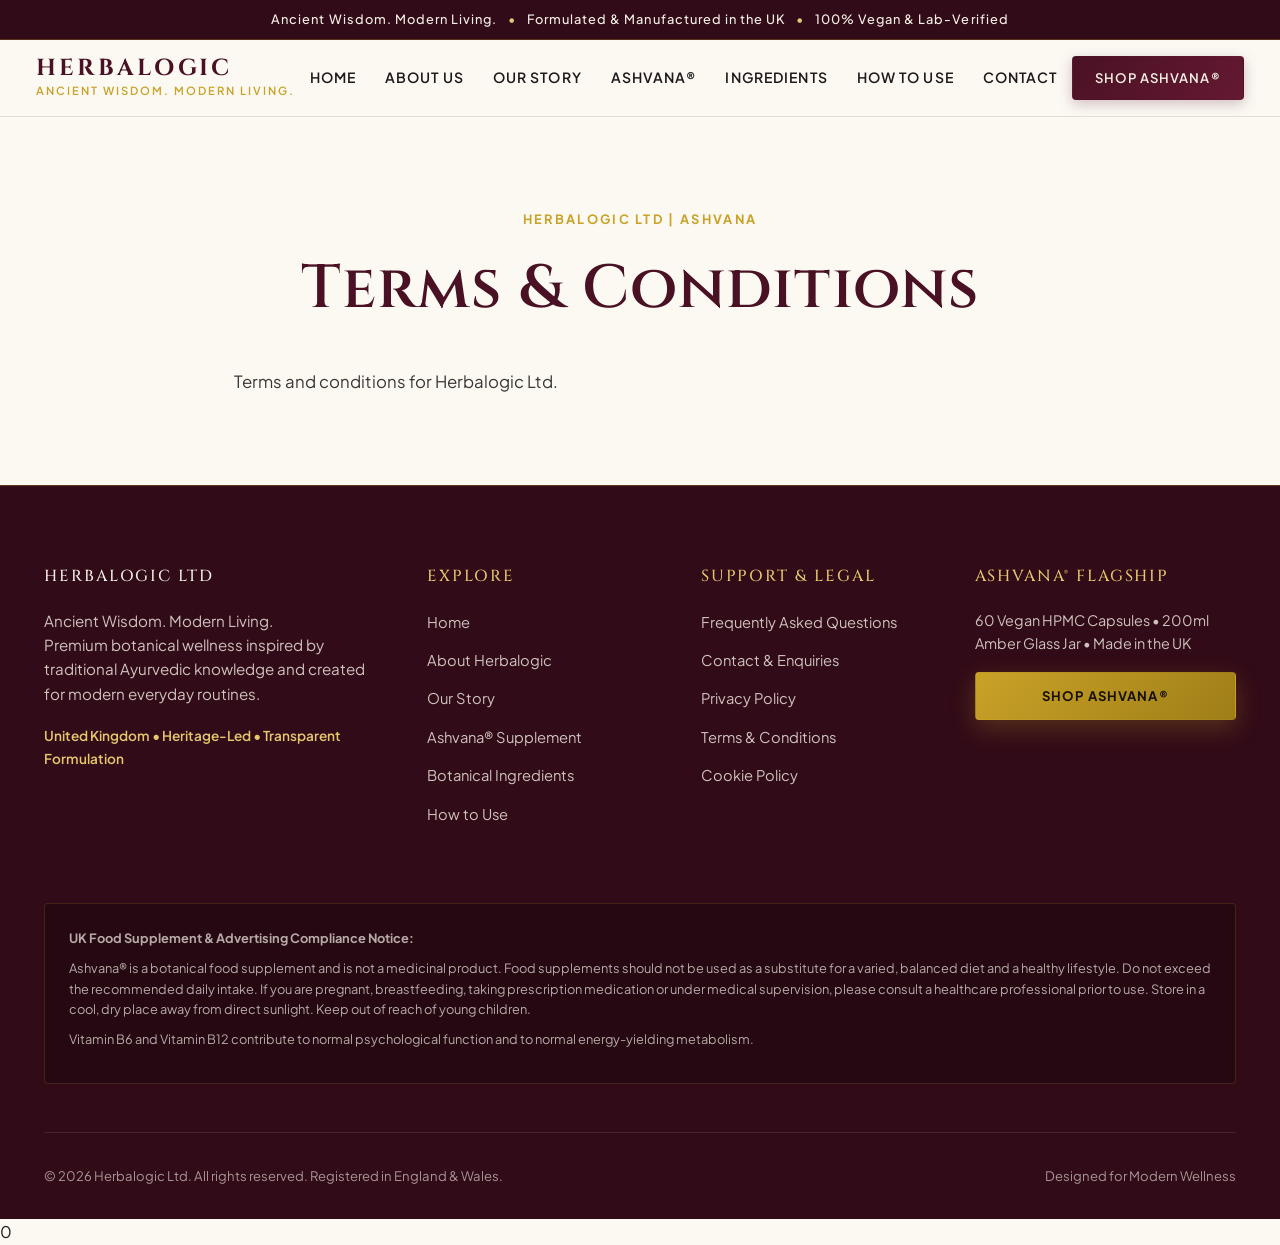
<file: terms-and-conditions.html>
<!DOCTYPE html>
<html> 
  <meta charset="UTF-8">
  <meta name="viewport" content="width=device-width, initial-scale=1.0">
  <meta name="description" content="Discover Ashvana®, a premium botanical food supplement from Herbalogic Ltd, inspired by traditional Ayurvedic knowledge and created for modern everyday living.">
  <title>Terms &amp; Conditions – Herbalogic Ltd | Ashvana</title>
<meta name="robots" content="max-image-preview:large">
<link rel="dns-prefetch" href="//fonts.googleapis.com">


<style id="wp-img-auto-sizes-contain-inline-css">
img:is([sizes=auto i],[sizes^="auto," i]){contain-intrinsic-size:3000px 1500px}
/*# sourceURL=wp-img-auto-sizes-contain-inline-css */
</style>
<style id="wp-emoji-styles-inline-css">

	img.wp-smiley, img.emoji {
		display: inline !important;
		border: none !important;
		box-shadow: none !important;
		height: 1em !important;
		width: 1em !important;
		margin: 0 0.07em !important;
		vertical-align: -0.1em !important;
		background: none !important;
		padding: 0 !important;
	}
/*# sourceURL=wp-emoji-styles-inline-css */
</style>
<style id="wp-block-library-inline-css">
:root{--wp-block-synced-color:#7a00df;--wp-block-synced-color--rgb:122,0,223;--wp-bound-block-color:var(--wp-block-synced-color);--wp-editor-canvas-background:#ddd;--wp-admin-theme-color:#007cba;--wp-admin-theme-color--rgb:0,124,186;--wp-admin-theme-color-darker-10:#006ba1;--wp-admin-theme-color-darker-10--rgb:0,107,160.5;--wp-admin-theme-color-darker-20:#005a87;--wp-admin-theme-color-darker-20--rgb:0,90,135;--wp-admin-border-width-focus:2px}@media (min-resolution:192dpi){:root{--wp-admin-border-width-focus:1.5px}}.wp-element-button{cursor:pointer}:root .has-very-light-gray-background-color{background-color:#eee}:root .has-very-dark-gray-background-color{background-color:#313131}:root .has-very-light-gray-color{color:#eee}:root .has-very-dark-gray-color{color:#313131}:root .has-vivid-green-cyan-to-vivid-cyan-blue-gradient-background{background:linear-gradient(135deg,#00d084,#0693e3)}:root .has-purple-crush-gradient-background{background:linear-gradient(135deg,#34e2e4,#4721fb 50%,#ab1dfe)}:root .has-hazy-dawn-gradient-background{background:linear-gradient(135deg,#faaca8,#dad0ec)}:root .has-subdued-olive-gradient-background{background:linear-gradient(135deg,#fafae1,#67a671)}:root .has-atomic-cream-gradient-background{background:linear-gradient(135deg,#fdd79a,#004a59)}:root .has-nightshade-gradient-background{background:linear-gradient(135deg,#330968,#31cdcf)}:root .has-midnight-gradient-background{background:linear-gradient(135deg,#020381,#2874fc)}:root{--wp--preset--font-size--normal:16px;--wp--preset--font-size--huge:42px}.has-regular-font-size{font-size:1em}.has-larger-font-size{font-size:2.625em}.has-normal-font-size{font-size:var(--wp--preset--font-size--normal)}.has-huge-font-size{font-size:var(--wp--preset--font-size--huge)}:root .has-text-align-center{text-align:center}:root .has-text-align-left{text-align:left}:root .has-text-align-right{text-align:right}.has-fit-text{white-space:nowrap!important}#end-resizable-editor-section{display:none}.aligncenter{clear:both}.items-justified-left{justify-content:flex-start}.items-justified-center{justify-content:center}.items-justified-right{justify-content:flex-end}.items-justified-space-between{justify-content:space-between}.screen-reader-text{word-wrap:normal!important;border:0;clip-path:inset(50%);height:1px;margin:-1px;overflow:hidden;padding:0;position:absolute;width:1px;word-break:normal!important}.screen-reader-text:focus{background-color:#ddd;clip-path:none;color:#444;display:block;font-size:1em;height:auto;left:5px;line-height:normal;padding:15px 23px 14px;text-decoration:none;top:5px;width:auto;z-index:100000}html :where(.has-border-color){border-style:solid}html :where([style^=border-color],[style*=";border-color"],[style*="; border-color"]){border-style:solid}html :where([style^=border-top-color],[style*=";border-top-color"],[style*="; border-top-color"]){border-top-style:solid}html :where([style^=border-right-color],[style*=";border-right-color"],[style*="; border-right-color"]){border-right-style:solid}html :where([style^=border-bottom-color],[style*=";border-bottom-color"],[style*="; border-bottom-color"]){border-bottom-style:solid}html :where([style^=border-left-color],[style*=";border-left-color"],[style*="; border-left-color"]){border-left-style:solid}html :where([style^=border-width],[style*=";border-width"],[style*="; border-width"]){border-style:solid}html :where([style^=border-top-width],[style*=";border-top-width"],[style*="; border-top-width"]){border-top-style:solid}html :where([style^=border-right-width],[style*=";border-right-width"],[style*="; border-right-width"]){border-right-style:solid}html :where([style^=border-bottom-width],[style*=";border-bottom-width"],[style*="; border-bottom-width"]){border-bottom-style:solid}html :where([style^=border-left-width],[style*=";border-left-width"],[style*="; border-left-width"]){border-left-style:solid}html :where(img[class*=wp-image-]){height:auto;max-width:100%}:where(figure){margin:0 0 1em}html :where(.is-position-sticky){--wp-admin--admin-bar--position-offset:var(--wp-admin--admin-bar--height,0px)}@media screen and (max-width:600px){html :where(.is-position-sticky){--wp-admin--admin-bar--position-offset:0px}}

/*# sourceURL=/wp-includes/css/dist/block-library/common.min.css */
</style>
<style id="classic-theme-styles-inline-css">
/*! This file is auto-generated */
.wp-block-button__link{color:#fff;background-color:#32373c;border-radius:9999px;box-shadow:none;text-decoration:none;padding:calc(.667em + 2px) calc(1.333em + 2px);font-size:1.125em}.wp-block-file__button{background:#32373c;color:#fff;text-decoration:none}
/*# sourceURL=/wp-includes/css/classic-themes.min.css */
</style>

<style id="global-styles-inline-css">
:root{--wp--preset--aspect-ratio--square: 1;--wp--preset--aspect-ratio--4-3: 4/3;--wp--preset--aspect-ratio--3-4: 3/4;--wp--preset--aspect-ratio--3-2: 3/2;--wp--preset--aspect-ratio--2-3: 2/3;--wp--preset--aspect-ratio--16-9: 16/9;--wp--preset--aspect-ratio--9-16: 9/16;--wp--preset--color--black: #000000;--wp--preset--color--cyan-bluish-gray: #abb8c3;--wp--preset--color--white: #ffffff;--wp--preset--color--pale-pink: #f78da7;--wp--preset--color--vivid-red: #cf2e2e;--wp--preset--color--luminous-vivid-orange: #ff6900;--wp--preset--color--luminous-vivid-amber: #fcb900;--wp--preset--color--light-green-cyan: #7bdcb5;--wp--preset--color--vivid-green-cyan: #00d084;--wp--preset--color--pale-cyan-blue: #8ed1fc;--wp--preset--color--vivid-cyan-blue: #0693e3;--wp--preset--color--vivid-purple: #9b51e0;--wp--preset--gradient--vivid-cyan-blue-to-vivid-purple: linear-gradient(135deg,rgb(6,147,227) 0%,rgb(155,81,224) 100%);--wp--preset--gradient--light-green-cyan-to-vivid-green-cyan: linear-gradient(135deg,rgb(122,220,180) 0%,rgb(0,208,130) 100%);--wp--preset--gradient--luminous-vivid-amber-to-luminous-vivid-orange: linear-gradient(135deg,rgb(252,185,0) 0%,rgb(255,105,0) 100%);--wp--preset--gradient--luminous-vivid-orange-to-vivid-red: linear-gradient(135deg,rgb(255,105,0) 0%,rgb(207,46,46) 100%);--wp--preset--gradient--very-light-gray-to-cyan-bluish-gray: linear-gradient(135deg,rgb(238,238,238) 0%,rgb(169,184,195) 100%);--wp--preset--gradient--cool-to-warm-spectrum: linear-gradient(135deg,rgb(74,234,220) 0%,rgb(151,120,209) 20%,rgb(207,42,186) 40%,rgb(238,44,130) 60%,rgb(251,105,98) 80%,rgb(254,248,76) 100%);--wp--preset--gradient--blush-light-purple: linear-gradient(135deg,rgb(255,206,236) 0%,rgb(152,150,240) 100%);--wp--preset--gradient--blush-bordeaux: linear-gradient(135deg,rgb(254,205,165) 0%,rgb(254,45,45) 50%,rgb(107,0,62) 100%);--wp--preset--gradient--luminous-dusk: linear-gradient(135deg,rgb(255,203,112) 0%,rgb(199,81,192) 50%,rgb(65,88,208) 100%);--wp--preset--gradient--pale-ocean: linear-gradient(135deg,rgb(255,245,203) 0%,rgb(182,227,212) 50%,rgb(51,167,181) 100%);--wp--preset--gradient--electric-grass: linear-gradient(135deg,rgb(202,248,128) 0%,rgb(113,206,126) 100%);--wp--preset--gradient--midnight: linear-gradient(135deg,rgb(2,3,129) 0%,rgb(40,116,252) 100%);--wp--preset--font-size--small: 13px;--wp--preset--font-size--medium: 20px;--wp--preset--font-size--large: 36px;--wp--preset--font-size--x-large: 42px;--wp--preset--spacing--20: 0.44rem;--wp--preset--spacing--30: 0.67rem;--wp--preset--spacing--40: 1rem;--wp--preset--spacing--50: 1.5rem;--wp--preset--spacing--60: 2.25rem;--wp--preset--spacing--70: 3.38rem;--wp--preset--spacing--80: 5.06rem;--wp--preset--shadow--natural: 6px 6px 9px rgba(0, 0, 0, 0.2);--wp--preset--shadow--deep: 12px 12px 50px rgba(0, 0, 0, 0.4);--wp--preset--shadow--sharp: 6px 6px 0px rgba(0, 0, 0, 0.2);--wp--preset--shadow--outlined: 6px 6px 0px -3px rgb(255, 255, 255), 6px 6px rgb(0, 0, 0);--wp--preset--shadow--crisp: 6px 6px 0px rgb(0, 0, 0);}.wp-block-button{--wp--preset--dimension--25: 25%;--wp--preset--dimension--50: 50%;--wp--preset--dimension--75: 75%;--wp--preset--dimension--100: 100%;}:where(body) { margin: 0; }:where(.is-layout-flex){gap: 0.5em;}:where(.is-layout-grid){gap: 0.5em;}body .is-layout-flex{display: flex;}.is-layout-flex{flex-wrap: wrap;align-items: center;}.is-layout-flex > :is(*, div){margin: 0;}body .is-layout-grid{display: grid;}.is-layout-grid > :is(*, div){margin: 0;}body{padding-top: 0px;padding-right: 0px;padding-bottom: 0px;padding-left: 0px;}:root :where(.wp-element-button, .wp-block-button__link){background-color: #32373c;border-width: 0;color: #fff;font-family: inherit;font-size: inherit;font-style: inherit;font-weight: inherit;letter-spacing: inherit;line-height: inherit;padding-top: calc(0.667em + 2px);padding-right: calc(1.333em + 2px);padding-bottom: calc(0.667em + 2px);padding-left: calc(1.333em + 2px);text-decoration: none;text-transform: inherit;}.has-black-color{color: var(--wp--preset--color--black) !important;}.has-cyan-bluish-gray-color{color: var(--wp--preset--color--cyan-bluish-gray) !important;}.has-white-color{color: var(--wp--preset--color--white) !important;}.has-pale-pink-color{color: var(--wp--preset--color--pale-pink) !important;}.has-vivid-red-color{color: var(--wp--preset--color--vivid-red) !important;}.has-luminous-vivid-orange-color{color: var(--wp--preset--color--luminous-vivid-orange) !important;}.has-luminous-vivid-amber-color{color: var(--wp--preset--color--luminous-vivid-amber) !important;}.has-light-green-cyan-color{color: var(--wp--preset--color--light-green-cyan) !important;}.has-vivid-green-cyan-color{color: var(--wp--preset--color--vivid-green-cyan) !important;}.has-pale-cyan-blue-color{color: var(--wp--preset--color--pale-cyan-blue) !important;}.has-vivid-cyan-blue-color{color: var(--wp--preset--color--vivid-cyan-blue) !important;}.has-vivid-purple-color{color: var(--wp--preset--color--vivid-purple) !important;}.has-black-background-color{background-color: var(--wp--preset--color--black) !important;}.has-cyan-bluish-gray-background-color{background-color: var(--wp--preset--color--cyan-bluish-gray) !important;}.has-white-background-color{background-color: var(--wp--preset--color--white) !important;}.has-pale-pink-background-color{background-color: var(--wp--preset--color--pale-pink) !important;}.has-vivid-red-background-color{background-color: var(--wp--preset--color--vivid-red) !important;}.has-luminous-vivid-orange-background-color{background-color: var(--wp--preset--color--luminous-vivid-orange) !important;}.has-luminous-vivid-amber-background-color{background-color: var(--wp--preset--color--luminous-vivid-amber) !important;}.has-light-green-cyan-background-color{background-color: var(--wp--preset--color--light-green-cyan) !important;}.has-vivid-green-cyan-background-color{background-color: var(--wp--preset--color--vivid-green-cyan) !important;}.has-pale-cyan-blue-background-color{background-color: var(--wp--preset--color--pale-cyan-blue) !important;}.has-vivid-cyan-blue-background-color{background-color: var(--wp--preset--color--vivid-cyan-blue) !important;}.has-vivid-purple-background-color{background-color: var(--wp--preset--color--vivid-purple) !important;}.has-black-border-color{border-color: var(--wp--preset--color--black) !important;}.has-cyan-bluish-gray-border-color{border-color: var(--wp--preset--color--cyan-bluish-gray) !important;}.has-white-border-color{border-color: var(--wp--preset--color--white) !important;}.has-pale-pink-border-color{border-color: var(--wp--preset--color--pale-pink) !important;}.has-vivid-red-border-color{border-color: var(--wp--preset--color--vivid-red) !important;}.has-luminous-vivid-orange-border-color{border-color: var(--wp--preset--color--luminous-vivid-orange) !important;}.has-luminous-vivid-amber-border-color{border-color: var(--wp--preset--color--luminous-vivid-amber) !important;}.has-light-green-cyan-border-color{border-color: var(--wp--preset--color--light-green-cyan) !important;}.has-vivid-green-cyan-border-color{border-color: var(--wp--preset--color--vivid-green-cyan) !important;}.has-pale-cyan-blue-border-color{border-color: var(--wp--preset--color--pale-cyan-blue) !important;}.has-vivid-cyan-blue-border-color{border-color: var(--wp--preset--color--vivid-cyan-blue) !important;}.has-vivid-purple-border-color{border-color: var(--wp--preset--color--vivid-purple) !important;}.has-vivid-cyan-blue-to-vivid-purple-gradient-background{background: var(--wp--preset--gradient--vivid-cyan-blue-to-vivid-purple) !important;}.has-light-green-cyan-to-vivid-green-cyan-gradient-background{background: var(--wp--preset--gradient--light-green-cyan-to-vivid-green-cyan) !important;}.has-luminous-vivid-amber-to-luminous-vivid-orange-gradient-background{background: var(--wp--preset--gradient--luminous-vivid-amber-to-luminous-vivid-orange) !important;}.has-luminous-vivid-orange-to-vivid-red-gradient-background{background: var(--wp--preset--gradient--luminous-vivid-orange-to-vivid-red) !important;}.has-very-light-gray-to-cyan-bluish-gray-gradient-background{background: var(--wp--preset--gradient--very-light-gray-to-cyan-bluish-gray) !important;}.has-cool-to-warm-spectrum-gradient-background{background: var(--wp--preset--gradient--cool-to-warm-spectrum) !important;}.has-blush-light-purple-gradient-background{background: var(--wp--preset--gradient--blush-light-purple) !important;}.has-blush-bordeaux-gradient-background{background: var(--wp--preset--gradient--blush-bordeaux) !important;}.has-luminous-dusk-gradient-background{background: var(--wp--preset--gradient--luminous-dusk) !important;}.has-pale-ocean-gradient-background{background: var(--wp--preset--gradient--pale-ocean) !important;}.has-electric-grass-gradient-background{background: var(--wp--preset--gradient--electric-grass) !important;}.has-midnight-gradient-background{background: var(--wp--preset--gradient--midnight) !important;}.has-small-font-size{font-size: var(--wp--preset--font-size--small) !important;}.has-medium-font-size{font-size: var(--wp--preset--font-size--medium) !important;}.has-large-font-size{font-size: var(--wp--preset--font-size--large) !important;}.has-x-large-font-size{font-size: var(--wp--preset--font-size--x-large) !important;}
/*# sourceURL=global-styles-inline-css */
</style>

<link rel="stylesheet" id="herbalogic-fonts-css" href="https://fonts.googleapis.com/css2?family=Cinzel:wght@500;600;700&amp;family=Cormorant+Garamond:ital,wght@0,400;0,500;0,600;1,400&amp;family=Plus+Jakarta+Sans:wght@400;500;600;700&amp;display=swap" media="all">
<link rel="stylesheet" id="herbalogic-style-css" href="assets/css/style.css" media="all">
<link rel="EditURI" type="application/rsd+xml" title="RSD" href="/xmlrpc.php?rsd">
<meta name="generator" content="WordPress 7.1.3">
<link rel="canonical" href="/terms-and-conditions/">
<link rel="shortlink" href="/?p=12">



<!-- Announcement Bar -->
<div class="hl-announcement-bar">
  Ancient Wisdom. Modern Living. <span>•</span> Formulated &amp; Manufactured in the UK <span>•</span> 100% Vegan &amp; Lab-Verified
</div>

<!-- Header -->
<header class="hl-header">
  <div class="hl-container hl-header-inner">
    <a href="index.html" class="hl-brand" aria-label="Herbalogic Ltd Home">
      <span class="hl-brand-title">HERBALOGIC</span>
      <span class="hl-brand-tagline">Ancient Wisdom. Modern Living.</span>
    </a>

    <nav class="hl-nav" id="primary-navigation" aria-label="Main Navigation">
      <a href="index.html">Home</a>
      <a href="about.html">About Us</a>
      <a href="our-story.html">Our Story</a>
      <a href="ashvana-product.html">Ashvana®</a>
      <a href="ingredients.html">Ingredients</a>
      <a href="how-to-use.html">How to Use</a>
      <a href="contact.html">Contact</a>
    </nav>

    <div class="hl-header-actions">
      <a href="ashvana-product.html" class="btn btn-primary" style="padding: 0.65rem 1.4rem; font-size: 0.82rem;">
        Shop Ashvana®      </a>
      <button class="hl-mobile-toggle" id="mobile-menu-toggle" aria-label="Open Navigation Menu" aria-expanded="false">
        <svg fill="none" stroke="currentColor" viewbox="0 0 24 24" xmlns="http://www.w3.org/2000/svg">
          <path stroke-linecap="round" stroke-linejoin="round" stroke-width="2" d="M4 6h16M4 12h16m-7 6h7"></path>
        </svg>
      </button>
    </div>
  </div>
</header>
<main class="hl-section">
  <div class="hl-container hl-container-narrow">
            <article id="post-12" class="post-12 page type-page status-publish hentry">
          <header style="margin-bottom: 2.5rem; text-align: center;">
            <span class="eyebrow">Herbalogic Ltd | Ashvana</span>
            <h1 style="margin-top: 0.5rem;">Terms &amp; Conditions</h1>
          </header>

          <div class="hl-content-entry" style="line-height: 1.8; font-size: 1.1rem; color: #3D3538;">
            <p>Terms and conditions for Herbalogic Ltd.</p>
          </div>
        </article>
          </div>
</main>
<footer class="hl-footer">
  <div class="hl-container">
    <div class="hl-footer-grid">
      <!-- Col 1: Brand Info -->
      <div>
        <h4 style="color: var(--color-ivory);">HERBALOGIC LTD</h4>
        <p style="color: rgba(245, 240, 230, 0.8); font-size: 0.95rem; line-height: 1.6; margin-bottom: 1.2rem;">
          Ancient Wisdom. Modern Living.<br>
          Premium botanical wellness inspired by traditional Ayurvedic knowledge and created for modern everyday routines.
        </p>
        <p style="color: var(--color-gold-light); font-size: 0.85rem; font-weight: 600;">
          United Kingdom • Heritage-Led • Transparent Formulation
        </p>
      </div>

      <!-- Col 2: Navigation -->
      <div>
        <h4>Explore</h4>
        <ul class="hl-footer-links">
          <li><a href="index.html">Home</a></li>
          <li><a href="about.html">About Herbalogic</a></li>
          <li><a href="our-story.html">Our Story</a></li>
          <li><a href="ashvana-product.html">Ashvana® Supplement</a></li>
          <li><a href="ingredients.html">Botanical Ingredients</a></li>
          <li><a href="how-to-use.html">How to Use</a></li>
        </ul>
      </div>

      <!-- Col 3: Support & Legal -->
      <div>
        <h4>Support &amp; Legal</h4>
        <ul class="hl-footer-links">
          <li><a href="faq.html">Frequently Asked Questions</a></li>
          <li><a href="contact.html">Contact &amp; Enquiries</a></li>
          <li><a href="privacy-policy.html">Privacy Policy</a></li>
          <li><a href="terms-and-conditions.html">Terms &amp; Conditions</a></li>
          <li><a href="cookie-policy.html">Cookie Policy</a></li>
        </ul>
      </div>

      <!-- Col 4: Ashvana Flagship -->
      <div>
        <h4>Ashvana® Flagship</h4>
        <p style="color: rgba(245, 240, 230, 0.8); font-size: 0.9rem; margin-bottom: 1rem;">
          60 Vegan HPMC Capsules • 200ml Amber Glass Jar • Made in the UK
        </p>
        <a href="https://www.amazon.co.uk/" target="_blank" rel="noopener noreferrer" class="btn btn-gold" style="padding: 0.75rem 1.4rem; font-size: 0.82rem; width: 100%;">
          Shop Ashvana®        </a>
      </div>
    </div>

    <!-- Compliance Guardrail Disclaimer (Mandatory UK Food Supplement Rules) -->
    <div class="hl-footer-compliance">
      <p><strong>UK Food Supplement &amp; Advertising Compliance Notice:</strong></p>
      <p>Ashvana® is a botanical food supplement and is not a medicinal product. Food supplements should not be used as a substitute for a varied, balanced diet and a healthy lifestyle. Do not exceed the recommended daily intake. If you are pregnant, breastfeeding, taking prescription medication or under medical supervision, please consult a healthcare professional prior to use. Store in a cool, dry place away from direct sunlight. Keep out of reach of young children.</p>
      <p>Vitamin B6 and Vitamin B12 contribute to normal psychological function and to normal energy-yielding metabolism.</p>
    </div>

    <!-- Bottom Copyright -->
    <div class="hl-footer-bottom">
      <div>
        © 2026 Herbalogic Ltd. All rights reserved. Registered in England &amp; Wales.
      </div>
      <div>
        Designed for Modern Wellness
      </div>
    </div>
  </div>
</footer>

<script type="speculationrules">
{"prefetch":[{"source":"document","where":{"and":[{"href_matches":"/herbalogic/*"},{"not":{"href_matches":["/herbalogic/wp-*.php","/herbalogic/wp-admin/*","/herbalogic/wp-content/uploads/*","/herbalogic/wp-content/*","/herbalogic/wp-content/plugins/*","/herbalogic/wp-content/themes/herbalogic-ashvana/*","/herbalogic/*\\?(.+)"]}},{"not":{"selector_matches":"a[rel~=\"nofollow\"]"}},{"not":{"selector_matches":".no-prefetch, .no-prefetch a"}}]},"eagerness":"conservative"}]}
</script>
<script id="herbalogic-main-js" src="assets/js/main.js?ver=1.0.0"></script>
<script id="wp-emoji-settings" type="application/json">
{"baseUrl":"https://s.w.org/images/core/emoji/17.0.2/72x72/","ext":".png","svgUrl":"https://s.w.org/images/core/emoji/17.0.2/svg/","svgExt":".svg","source":{"concatemoji":"wp-includes/js/wp-emoji-release.min.js?ver=7.1.3"}}
</script>
<script type="module">
/*! This file is auto-generated */
var e="script#wp-emoji-settings",t=document.querySelector(e);if(!(t instanceof HTMLScriptElement))throw new Error("Element missing: "+e);const r=JSON.parse(t.text),s=(window._wpemojiSettings=r,"wpEmojiSettingsSupports"),o=["flag","emoji"];function i(e){try{var t={supportTests:e,timestamp:(new Date).valueOf()};sessionStorage.setItem(s,JSON.stringify(t))}catch(e){}}function c(e,t,n){e.clearRect(0,0,e.canvas.width,e.canvas.height),e.fillText(t,0,0);t=new Uint32Array(e.getImageData(0,0,e.canvas.width,e.canvas.height).data);e.clearRect(0,0,e.canvas.width,e.canvas.height),e.fillText(n,0,0);const r=new Uint32Array(e.getImageData(0,0,e.canvas.width,e.canvas.height).data);return t.every((e,t)=>e===r[t])}function p(e,t){e.clearRect(0,0,e.canvas.width,e.canvas.height),e.fillText(t,0,0);var n=e.getImageData(16,16,1,1);for(let e=0;e<n.data.length;e++)if(0!==n.data[e])return!1;return!0}function u(e,t,n,r){switch(t){case"flag":return n(e,"\ud83c\udff3\ufe0f\u200d\u26a7\ufe0f","\ud83c\udff3\ufe0f\u200b\u26a7\ufe0f")?!1:!n(e,"\ud83c\udde8\ud83c\uddf6","\ud83c\udde8\u200b\ud83c\uddf6")&&!n(e,"\ud83c\udff4\udb40\udc67\udb40\udc62\udb40\udc65\udb40\udc6e\udb40\udc67\udb40\udc7f","\ud83c\udff4\u200b\udb40\udc67\u200b\udb40\udc62\u200b\udb40\udc65\u200b\udb40\udc6e\u200b\udb40\udc67\u200b\udb40\udc7f");case"emoji":return!r(e,"\ud83e\u1fac8")}return!1}function f(e,t,n,r){let a;const s=(a="undefined"!=typeof WorkerGlobalScope&&self instanceof WorkerGlobalScope?new OffscreenCanvas(300,150):document.createElement("canvas")).getContext("2d",{willReadFrequently:!0}),o=(s.textBaseline="top",s.font="600 32px Arial",{});return e.forEach(e=>{o[e]=t(s,e,n,r)}),o}function a(e){var t=document.createElement("script");t.src=e,t.defer=!0,document.head.appendChild(t)}r.supports={everything:!0,everythingExceptFlag:!0},new Promise(t=>{let n=function(){try{var e=JSON.parse(sessionStorage.getItem(s));if("object"==typeof e&&"number"==typeof e.timestamp&&(new Date).valueOf()<e.timestamp+604800&&"object"==typeof e.supportTests)return e.supportTests}catch(e){}return null}();if(!n){if("undefined"!=typeof Worker&&"undefined"!=typeof OffscreenCanvas&&"undefined"!=typeof URL&&URL.createObjectURL&&"undefined"!=typeof Blob)try{var e="postMessage("+f.toString()+"("+[JSON.stringify(o),u.toString(),c.toString(),p.toString()].join(",")+"));",r=new Blob([e],{type:"text/javascript"});const a=new Worker(URL.createObjectURL(r),{name:"wpTestEmojiSupports"});return void(a.onmessage=e=>{i(n=e.data),a.terminate(),t(n)})}catch(e){}i(n=f(o,u,c,p))}t(n)}).then(e=>{for(const n in e)r.supports[n]=e[n],r.supports.everything=r.supports.everything&&r.supports[n],"flag"!==n&&(r.supports.everythingExceptFlag=r.supports.everythingExceptFlag&&r.supports[n]);var t;r.supports.everythingExceptFlag=r.supports.everythingExceptFlag&&!r.supports.flag,r.supports.everything||((t=r.source||{}).concatemoji?a(t.concatemoji):t.wpemoji&&t.twemoji&&(a(t.twemoji),a(t.wpemoji)))});
//# sourceURL=/wp-includes/js/wp-emoji-loader.min.js
</script>



0

</body></html>
</file>
<file: assets/css/style.css>
/*
Theme Name: Herbalogic Ashvana
Theme URI: https://herbalogic.co.uk
Author: Herbalogic Ltd
Author URI: https://herbalogic.co.uk
Description: Bespoke luxury WordPress theme for Herbalogic Ltd & Ashvana® Botanical Food Supplement. Ancient Wisdom. Modern Living.
Version: 1.0.0
Requires at least: 6.0
Tested up to: 7.1
Requires PHP: 8.0
Text Domain: herbalogic
*/

:root {
  --color-burgundy: #4A1124;
  --color-burgundy-dark: #320B18;
  --color-burgundy-light: #641932;
  --color-burgundy-subtle: #FAF5F6;
  --color-gold: #C9A227;
  --color-gold-light: #E4C86C;
  --color-gold-dark: #9F7E18;
  --color-gold-subtle: #FDF9EE;
  --color-ivory: #F5F0E6;
  --color-ivory-warm: #EFE8DA;
  --color-ivory-light: #FCF9F3;
  --color-charcoal: #1F191B;
  --color-stone: #6B6164;
  --color-stone-light: #A39B9D;
  --color-border: rgba(74, 17, 36, 0.12);
  --color-border-gold: rgba(201, 162, 39, 0.35);
  
  --font-serif-display: 'Cinzel', 'Playfair Display', Georgia, serif;
  --font-serif-body: 'Cormorant Garamond', Garamond, Georgia, serif;
  --font-sans: 'Plus Jakarta Sans', -apple-system, BlinkMacSystemFont, "Segoe UI", Roboto, sans-serif;
  
  --shadow-sm: 0 2px 8px rgba(74, 17, 36, 0.05);
  --shadow-md: 0 8px 24px rgba(74, 17, 36, 0.08);
  --shadow-lg: 0 16px 40px rgba(74, 17, 36, 0.12);
  --shadow-gold: 0 8px 25px rgba(201, 162, 39, 0.25);
  
  --radius-sm: 4px;
  --radius-md: 8px;
  --radius-lg: 16px;
  --radius-full: 9999px;
  
  --transition-fast: 0.2s cubic-bezier(0.16, 1, 0.3, 1);
  --transition-normal: 0.35s cubic-bezier(0.16, 1, 0.3, 1);
}

/* RESET & BASE */
*, *::before, *::after {
  box-sizing: border-box;
  margin: 0;
  padding: 0;
}

html {
  scroll-behavior: smooth;
  font-size: 16px;
  -webkit-font-smoothing: antialiased;
  -moz-osx-font-smoothing: grayscale;
}

body {
  font-family: var(--font-sans);
  background-color: var(--color-ivory-light);
  color: var(--color-charcoal);
  line-height: 1.65;
  overflow-x: hidden;
}

img {
  max-width: 100%;
  height: auto;
  display: block;
}

a {
  color: inherit;
  text-decoration: none;
  transition: color var(--transition-fast);
}

button, input, select, textarea {
  font-family: inherit;
}

/* TYPOGRAPHY */
h1, h2, h3, h4, h5, h6 {
  font-family: var(--font-serif-display);
  font-weight: 500;
  letter-spacing: 0.02em;
  color: var(--color-burgundy);
  line-height: 1.25;
}

h1 { font-size: clamp(2.4rem, 5vw, 3.8rem); font-weight: 600; }
h2 { font-size: clamp(1.8rem, 3.5vw, 2.75rem); }
h3 { font-size: clamp(1.3rem, 2.2vw, 1.75rem); }
h4 { font-size: 1.2rem; }

p {
  margin-bottom: 1.2rem;
  color: #3D3538;
  font-size: 1.05rem;
}

p:last-child {
  margin-bottom: 0;
}

.text-gold { color: var(--color-gold); }
.text-burgundy { color: var(--color-burgundy); }
.text-muted { color: var(--color-stone); }
.eyebrow {
  display: inline-block;
  font-family: var(--font-sans);
  font-size: 0.8rem;
  font-weight: 700;
  text-transform: uppercase;
  letter-spacing: 0.18em;
  color: var(--color-gold);
  margin-bottom: 0.8rem;
}

/* CONTAINER & LAYOUT */
.hl-container {
  width: 100%;
  max-width: 1240px;
  margin: 0 auto;
  padding: 0 1.5rem;
}

.hl-container-narrow {
  max-width: 860px;
}

.hl-section {
  padding: 5.5rem 0;
  position: relative;
}

.hl-section-dark {
  background-color: var(--color-burgundy);
  color: var(--color-ivory);
}
.hl-section-dark h1,
.hl-section-dark h2,
.hl-section-dark h3 {
  color: var(--color-ivory);
}
.hl-section-dark p {
  color: rgba(245, 240, 230, 0.88);
}
.hl-section-dark .eyebrow {
  color: var(--color-gold-light);
}

.hl-section-warm {
  background-color: var(--color-ivory);
}

/* BUTTONS */
.btn {
  display: inline-flex;
  align-items: center;
  justify-content: center;
  gap: 0.6rem;
  padding: 0.95rem 2rem;
  font-size: 0.92rem;
  font-weight: 600;
  letter-spacing: 0.08em;
  text-transform: uppercase;
  border-radius: var(--radius-sm);
  cursor: pointer;
  border: 1px solid transparent;
  transition: all var(--transition-normal);
}

.btn-primary {
  background: linear-gradient(135deg, var(--color-burgundy) 0%, var(--color-burgundy-light) 100%);
  color: var(--color-ivory);
  box-shadow: 0 4px 14px rgba(74, 17, 36, 0.25);
}
.btn-primary:hover {
  background: linear-gradient(135deg, var(--color-burgundy-dark) 0%, var(--color-burgundy) 100%);
  transform: translateY(-2px);
  box-shadow: 0 8px 22px rgba(74, 17, 36, 0.35);
  color: var(--color-gold-light);
}

.btn-gold {
  background: linear-gradient(135deg, var(--color-gold) 0%, var(--color-gold-dark) 100%);
  color: #171206;
  font-weight: 700;
  box-shadow: var(--shadow-gold);
}
.btn-gold:hover {
  background: linear-gradient(135deg, var(--color-gold-light) 0%, var(--color-gold) 100%);
  transform: translateY(-2px);
  box-shadow: 0 10px 28px rgba(201, 162, 39, 0.4);
}

.btn-secondary {
  background: transparent;
  color: var(--color-burgundy);
  border-color: var(--color-burgundy);
}
.btn-secondary:hover {
  background-color: var(--color-burgundy);
  color: var(--color-ivory);
  transform: translateY(-2px);
}

.btn-secondary-light {
  background: transparent;
  color: var(--color-ivory);
  border-color: var(--color-gold);
}
.btn-secondary-light:hover {
  background-color: var(--color-gold);
  color: var(--color-burgundy-dark);
}

/* TOP BAR */
.hl-announcement-bar {
  background: var(--color-burgundy-dark);
  color: var(--color-ivory);
  font-size: 0.8rem;
  letter-spacing: 0.08em;
  padding: 0.55rem 1rem;
  text-align: center;
  border-bottom: 1px solid rgba(201, 162, 39, 0.25);
  font-weight: 500;
}
.hl-announcement-bar span {
  color: var(--color-gold-light);
  margin: 0 0.5rem;
}

/* HEADER */
.hl-header {
  position: sticky;
  top: 0;
  z-index: 100;
  background-color: rgba(252, 249, 243, 0.94);
  backdrop-filter: blur(12px);
  -webkit-backdrop-filter: blur(12px);
  border-bottom: 1px solid var(--color-border);
  transition: all var(--transition-fast);
}

.hl-header-inner {
  display: flex;
  align-items: center;
  justify-content: space-between;
  padding: 1rem;
}

.hl-brand {
  display: flex;
  flex-direction: column;
}
.hl-brand-title {
  font-family: var(--font-serif-display);
  font-size: 1.45rem;
  font-weight: 700;
  letter-spacing: 0.14em;
  color: var(--color-burgundy);
  line-height: 1.1;
}
.hl-brand-tagline {
  font-size: 0.7rem;
  letter-spacing: 0.18em;
  text-transform: uppercase;
  color: var(--color-gold);
  font-weight: 600;
}

.hl-nav {
  display: flex;
  align-items: center;
  gap: 1.8rem;
}

.hl-nav a {
  font-size: 0.88rem;
  font-weight: 600;
  text-transform: uppercase;
  letter-spacing: 0.08em;
  color: var(--color-charcoal);
  position: relative;
  padding: 0.3rem 0;
}
.hl-nav a::after {
  content: '';
  position: absolute;
  bottom: 0;
  left: 0;
  width: 0;
  height: 2px;
  background-color: var(--color-gold);
  transition: width var(--transition-fast);
}
.hl-nav a:hover,
.hl-nav a.active {
  color: var(--color-burgundy);
}
.hl-nav a:hover::after,
.hl-nav a.active::after {
  width: 100%;
}

.hl-header-actions {
  display: flex;
  align-items: center;
  gap: 1rem;
}

.hl-mobile-toggle {
  display: none;
  background: none;
  border: none;
  cursor: pointer;
  padding: 0.5rem;
  color: var(--color-burgundy);
}
.hl-mobile-toggle svg {
  width: 26px;
  height: 26px;
}

/* HERO SECTION */
.hl-hero {
  padding: 5rem 0 6rem;
  background: radial-gradient(circle at 85% 20%, rgba(201, 162, 39, 0.08) 0%, transparent 60%),
              radial-gradient(circle at 10% 80%, rgba(74, 17, 36, 0.04) 0%, transparent 50%),
              var(--color-ivory-light);
  border-bottom: 1px solid var(--color-border);
}

.hl-hero-grid {
  display: grid;
  grid-template-columns: 1.1fr 0.9fr;
  gap: 3.5rem;
  align-items: center;
}

.hl-hero-content h1 {
  margin-bottom: 1.2rem;
}
.hl-hero-subtitle {
  font-size: 1.25rem;
  color: var(--color-stone);
  margin-bottom: 2rem;
  line-height: 1.6;
}
.hl-hero-ctas {
  display: flex;
  gap: 1.2rem;
  margin-bottom: 2.5rem;
  flex-wrap: wrap;
}

.hl-hero-trust {
  display: flex;
  gap: 1.8rem;
  padding-top: 1.8rem;
  border-top: 1px solid var(--color-border);
}
.hl-trust-item {
  display: flex;
  align-items: center;
  gap: 0.5rem;
  font-size: 0.85rem;
  color: var(--color-stone);
  font-weight: 500;
}
.hl-trust-item svg {
  color: var(--color-gold);
  flex-shrink: 0;
}

.hl-hero-visual {
  position: relative;
}
.hl-hero-visual img {
  border-radius: var(--radius-lg);
  box-shadow: var(--shadow-lg);
  width: 100%;
  object-fit: cover;
  border: 1px solid var(--color-border-gold);
}
.hl-hero-badge {
  position: absolute;
  bottom: -1.5rem;
  left: -1.5rem;
  background: var(--color-burgundy);
  color: var(--color-ivory);
  padding: 1rem 1.4rem;
  border-radius: var(--radius-md);
  border: 1px solid var(--color-gold);
  box-shadow: var(--shadow-md);
}
.hl-hero-badge-title {
  font-family: var(--font-serif-display);
  font-size: 1.1rem;
  color: var(--color-gold);
}
.hl-hero-badge-sub {
  font-size: 0.78rem;
  opacity: 0.9;
}

/* SECTION HEADER */
.hl-section-header {
  text-align: center;
  max-width: 720px;
  margin: 0 auto 3.5rem;
}
.hl-section-header.text-left {
  text-align: left;
  margin-left: 0;
}

/* TRUST BAR */
.hl-trust-bar {
  background-color: var(--color-burgundy);
  color: var(--color-ivory);
  padding: 2rem 0;
  border-top: 1px solid rgba(201, 162, 39, 0.2);
  border-bottom: 1px solid rgba(201, 162, 39, 0.2);
}
.hl-trust-bar-grid {
  display: grid;
  grid-template-columns: repeat(4, 1fr);
  gap: 2rem;
  text-align: center;
}
.hl-trust-card {
  display: flex;
  flex-direction: column;
  align-items: center;
  gap: 0.5rem;
}
.hl-trust-card svg {
  color: var(--color-gold);
  width: 28px;
  height: 28px;
}
.hl-trust-card h4 {
  font-size: 1rem;
  color: var(--color-ivory);
  font-family: var(--font-sans);
  font-weight: 600;
}
.hl-trust-card p {
  font-size: 0.82rem;
  color: rgba(245, 240, 230, 0.75);
}

/* PRODUCT FEATURE CARD */
.hl-product-grid {
  display: grid;
  grid-template-columns: 1fr 1fr;
  gap: 4rem;
  align-items: center;
}
.hl-product-gallery {
  position: relative;
}
.hl-product-gallery img {
  border-radius: var(--radius-lg);
  box-shadow: var(--shadow-lg);
  border: 1px solid var(--color-border);
}
.hl-product-meta-specs {
  display: grid;
  grid-template-columns: repeat(2, 1fr);
  gap: 1rem;
  margin: 2rem 0;
}
.hl-spec-card {
  background: #FFFFFF;
  border: 1px solid var(--color-border);
  padding: 1rem 1.2rem;
  border-radius: var(--radius-md);
  border-left: 3px solid var(--color-gold);
}
.hl-spec-label {
  font-size: 0.75rem;
  text-transform: uppercase;
  letter-spacing: 0.1em;
  color: var(--color-stone);
}
.hl-spec-value {
  font-weight: 600;
  color: var(--color-burgundy);
  font-size: 1rem;
}

.hl-product-price-box {
  display: flex;
  align-items: baseline;
  gap: 1rem;
  margin-bottom: 1.5rem;
}
.hl-price-current {
  font-family: var(--font-serif-display);
  font-size: 2.2rem;
  color: var(--color-burgundy);
  font-weight: 600;
}
.hl-price-note {
  font-size: 0.88rem;
  color: var(--color-stone);
}

/* HERITAGE STORY SECTION */
.hl-story-grid {
  display: grid;
  grid-template-columns: 0.9fr 1.1fr;
  gap: 4rem;
  align-items: center;
}
.hl-story-visual img {
  border-radius: var(--radius-lg);
  box-shadow: var(--shadow-lg);
  border: 1px solid var(--color-border-gold);
}

/* INGREDIENTS GRID */
.hl-ingredients-grid {
  display: grid;
  grid-template-columns: repeat(auto-fit, minmax(320px, 1fr));
  gap: 2rem;
}
.hl-ingredient-card {
  background: #FFFFFF;
  border-radius: var(--radius-md);
  padding: 2.2rem;
  border: 1px solid var(--color-border);
  box-shadow: var(--shadow-sm);
  transition: all var(--transition-normal);
  display: flex;
  flex-direction: column;
}
.hl-ingredient-card:hover {
  transform: translateY(-4px);
  box-shadow: var(--shadow-md);
  border-color: var(--color-border-gold);
}
.hl-ingredient-card-header {
  display: flex;
  justify-content: space-between;
  align-items: flex-start;
  margin-bottom: 1rem;
  padding-bottom: 0.8rem;
  border-bottom: 1px solid rgba(74, 17, 36, 0.08);
}
.hl-ingredient-name {
  font-size: 1.25rem;
  color: var(--color-burgundy);
}
.hl-ingredient-botanical {
  font-style: italic;
  font-size: 0.85rem;
  color: var(--color-stone);
}
.hl-ingredient-dose {
  background: var(--color-gold-subtle);
  color: var(--color-gold-dark);
  border: 1px solid var(--color-border-gold);
  padding: 0.3rem 0.7rem;
  border-radius: var(--radius-full);
  font-size: 0.8rem;
  font-weight: 700;
  white-space: nowrap;
}

/* HOW TO USE STEPS */
.hl-steps-grid {
  display: grid;
  grid-template-columns: repeat(3, 1fr);
  gap: 2.5rem;
}
.hl-step-card {
  background: #FFFFFF;
  border-radius: var(--radius-md);
  padding: 2.2rem;
  border: 1px solid var(--color-border);
  text-align: center;
  position: relative;
}
.hl-step-number {
  width: 48px;
  height: 48px;
  border-radius: 50%;
  background: var(--color-burgundy);
  color: var(--color-gold-light);
  font-family: var(--font-serif-display);
  font-size: 1.4rem;
  display: flex;
  align-items: center;
  justify-content: center;
  margin: 0 auto 1.5rem;
  border: 2px solid var(--color-gold);
}

/* FAQ ACCORDION */
.hl-faq-list {
  max-width: 820px;
  margin: 0 auto;
}
.hl-faq-item {
  background: #FFFFFF;
  border: 1px solid var(--color-border);
  border-radius: var(--radius-md);
  margin-bottom: 1rem;
  overflow: hidden;
  transition: border-color var(--transition-fast);
}
.hl-faq-item.active {
  border-color: var(--color-gold);
}
.hl-faq-question {
  width: 100%;
  padding: 1.4rem 1.6rem;
  background: none;
  border: none;
  text-align: left;
  display: flex;
  justify-content: space-between;
  align-items: center;
  cursor: pointer;
  font-family: var(--font-serif-display);
  font-size: 1.15rem;
  color: var(--color-burgundy);
}
.hl-faq-question svg {
  transition: transform var(--transition-normal);
  flex-shrink: 0;
  color: var(--color-gold);
}
.hl-faq-item.active .hl-faq-question svg {
  transform: rotate(180deg);
}
.hl-faq-answer {
  padding: 0 1.6rem 1.4rem;
  display: none;
  border-top: 1px solid rgba(74, 17, 36, 0.05);
  padding-top: 1rem;
}
.hl-faq-item.active .hl-faq-answer {
  display: block;
}

/* CTA BANNER */
.hl-cta-banner {
  background: linear-gradient(135deg, var(--color-burgundy) 0%, var(--color-burgundy-dark) 100%);
  color: var(--color-ivory);
  padding: 5rem 0;
  text-align: center;
  border-top: 1px solid var(--color-gold);
  border-bottom: 1px solid var(--color-gold);
  position: relative;
  overflow: hidden;
}
.hl-cta-banner::before {
  content: '';
  position: absolute;
  top: 0; left: 0; right: 0; bottom: 0;
  background: radial-gradient(circle at center, rgba(201, 162, 39, 0.15) 0%, transparent 70%);
  pointer-events: none;
}
.hl-cta-banner h2 {
  color: var(--color-ivory);
  margin-bottom: 1rem;
}
.hl-cta-banner p {
  color: rgba(245, 240, 230, 0.9);
  max-width: 600px;
  margin: 0 auto 2rem;
  font-size: 1.15rem;
}

/* FOOTER */
.hl-footer {
  background-color: var(--color-burgundy-dark);
  color: var(--color-ivory);
  padding: 5rem 0 2rem;
  border-top: 1px solid rgba(201, 162, 39, 0.3);
}
.hl-footer-grid {
  display: grid;
  grid-template-columns: 1.5fr 1fr 1fr 1.2fr;
  gap: 3.5rem;
  margin-bottom: 4rem;
}
.hl-footer h4 {
  color: var(--color-gold-light);
  font-size: 1rem;
  text-transform: uppercase;
  letter-spacing: 0.12em;
  margin-bottom: 1.4rem;
}
.hl-footer-links {
  list-style: none;
}
.hl-footer-links li {
  margin-bottom: 0.75rem;
}
.hl-footer-links a {
  color: rgba(245, 240, 230, 0.8);
  font-size: 0.92rem;
  transition: color var(--transition-fast);
}
.hl-footer-links a:hover {
  color: var(--color-gold-light);
}

.hl-footer-compliance {
  background: rgba(0, 0, 0, 0.25);
  border: 1px solid rgba(201, 162, 39, 0.18);
  padding: 1.5rem;
  border-radius: var(--radius-sm);
  font-size: 0.8rem;
  line-height: 1.6;
  color: rgba(245, 240, 230, 0.7);
  margin-bottom: 3rem;
}
.hl-footer-compliance p {
  font-size: 0.8rem;
  color: rgba(245, 240, 230, 0.7);
  margin-bottom: 0.6rem;
}

.hl-footer-bottom {
  display: flex;
  justify-content: space-between;
  align-items: center;
  padding-top: 2rem;
  border-top: 1px solid rgba(245, 240, 230, 0.1);
  font-size: 0.82rem;
  color: rgba(245, 240, 230, 0.6);
  flex-wrap: wrap;
  gap: 1rem;
}

/* RESPONSIVE */
@media (max-width: 992px) {
  .hl-hero-grid,
  .hl-product-grid,
  .hl-story-grid {
    grid-template-columns: 1fr;
    gap: 2.5rem;
  }
  .hl-trust-bar-grid {
    grid-template-columns: repeat(2, 1fr);
  }
  .hl-footer-grid {
    grid-template-columns: repeat(2, 1fr);
  }
  .hl-steps-grid {
    grid-template-columns: 1fr;
  }
}

@media (max-width: 768px) {
  .hl-nav {
    display: none;
    position: absolute;
    top: 100%;
    left: 0;
    right: 0;
    background: var(--color-ivory-light);
    flex-direction: column;
    padding: 1.5rem;
    box-shadow: var(--shadow-lg);
    border-bottom: 1px solid var(--color-border);
  }
  .hl-nav.open {
    display: flex;
  }
  .hl-mobile-toggle {
    display: block;
  }
  .hl-header-actions .btn {
    display: none;
  }
  .hl-hero {
    padding: 3rem 0 4rem;
  }
  .hl-section {
    padding: 3.5rem 0;
  }
  .hl-footer-grid {
    grid-template-columns: 1fr;
  }
  .hl-trust-bar-grid {
    grid-template-columns: 1fr;
  }
}
</file>
